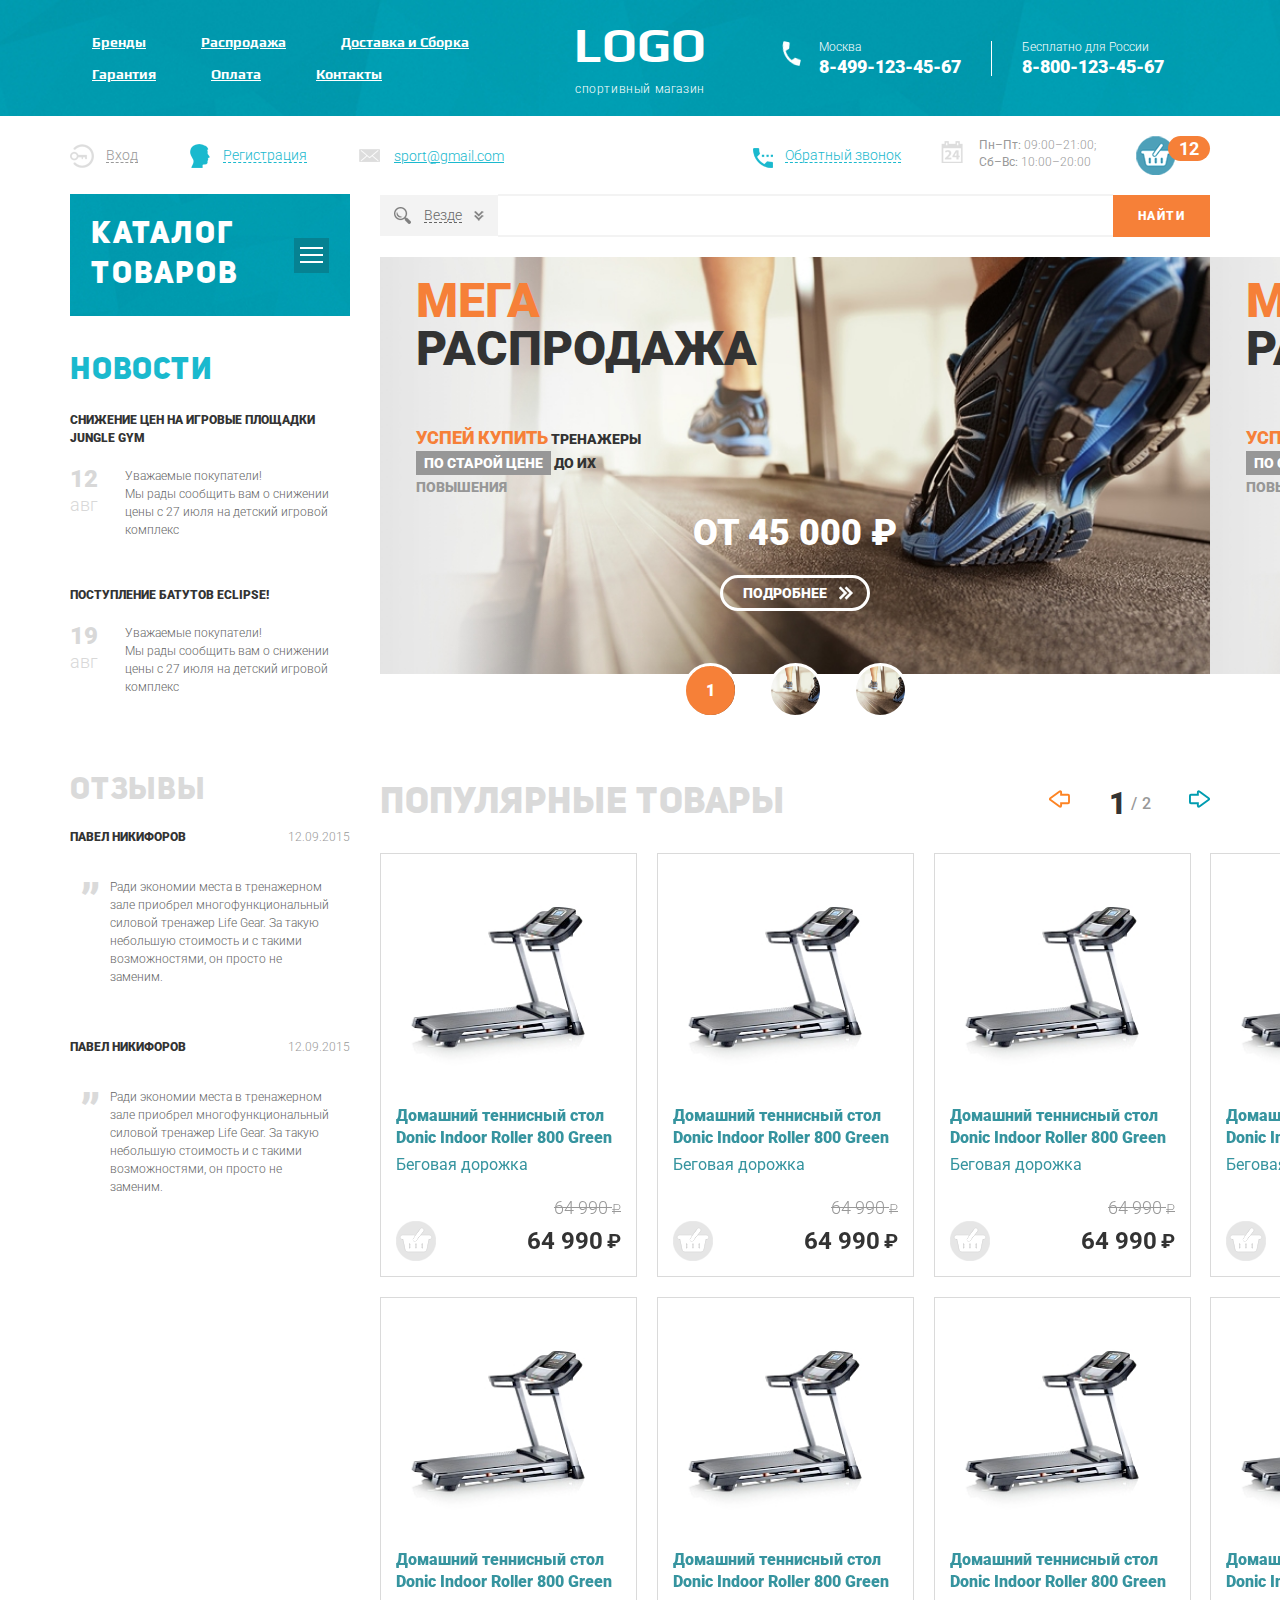
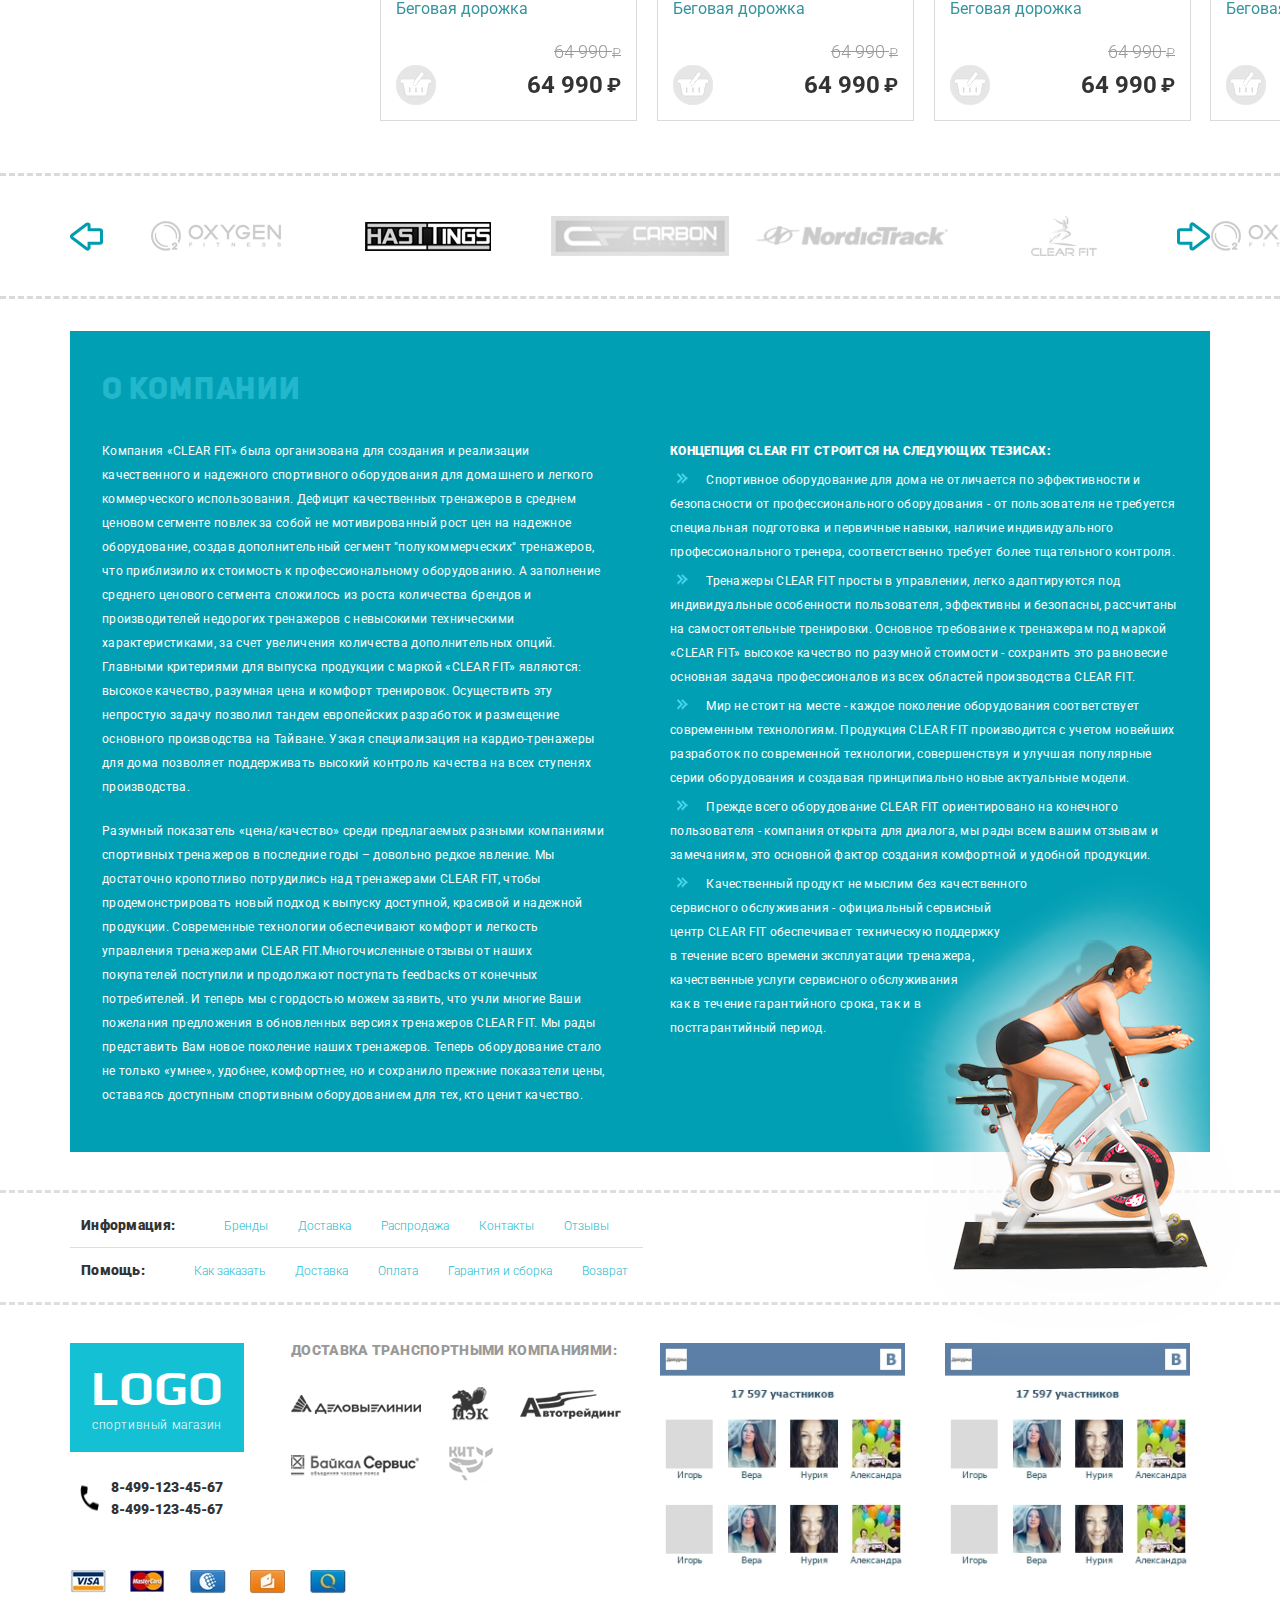
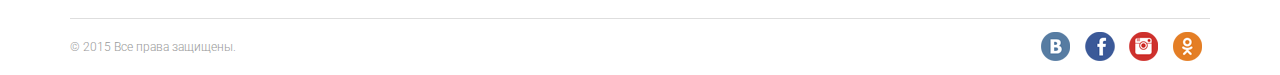
<file: html/index.html>
<!DOCTYPE html>
<html lang="ru">
  <head>
    <title>Главная</title>
    <meta http-equiv="Content-type" content="text/html;charset=UTF-8" />
    <meta name="format-detection" content="telephone=no" />
    <meta http-equiv="X-UA-Compatible" content="IE=edge" />
    <link
      rel="stylesheet"
      href="https://unpkg.com/swiper/swiper-bundle.min.css"
    />
    <link rel="stylesheet" href="../css/style.css" />
    <link rel="shortcut icon" href="favicon.ico" />
    <!-- <meta name="robots" content="noindex, nofollow" /> -->
    <!-- <meta name="viewport" content="width=device-width, initial-scale=1.0" /> -->
    <meta
      name="viewport"
      content="width=device-width, initial-scale=1.0, maximum-scale=1.0, user-scalable=0"
    />
  </head>
  <body>
    <div class="wrapper">
	<header class="header">
  <div class="header__top top-header">
    <div class="top-header__container container">
      <div class="top-header__column">
        <div class="top-header__menu menu">
          <div class="menu__icon icon-menu">
            <span></span>
            <span></span>
            <span></span>
          </div>
          <nav class="menu__body">
            <ul class="menu__list">
              <li><a href="#" class="menu__link">Бренды</a></li>
              <li><a href="#" class="menu__link">Распродажа</a></li>
              <li><a href="#" class="menu__link">Доставка и Сборка</a></li>
              <li><a href="#" class="menu__link">Гарантия</a></li>
              <li><a href="#" class="menu__link">Оплата</a></li>
              <li><a href="#" class="menu__link">Контакты</a></li>
            </ul>
          </nav>
        </div>
      </div>
      <div class="top-header__column top-header__column_logo">
        <a href="#" class="top-header__logo">
          <span>Logo</span>
          <span>Спортивный магазин</span>
        </a>
      </div>
      <div class="top-header__column">
        <div class="top-header__contacts contacts-header">
          <div class="contacts-header__column">
            <div
              class="contacts-header__item contacts-header__item_phone item-contacts"
            >
              <div class="item-contacts__label">Москва</div>
              <a href="tel:88001234567" class="item-contacts__phone"
                >8-499-123-45-67</a
              >
            </div>
          </div>
          <div class="contacts-header__column">
            <div class="contacts-header__item item-contacts">
              <div class="item-contacts__label">Бесплатно для России</div>
              <a href="tel:88001234567" class="item-contacts__phone"
                >8-800-123-45-67</a
              >
            </div>
          </div>
        </div>
      </div>
    </div>
  </div>
  <div class="header__bottom bottom-header">
    <div class="bottom-header__container container">
      <div class="bottom-header__content">
        <div class="bottom-header__column">
          <ul
            data-move=".menu__body,670,1"
            class="bottom-header__actions actions-header"
          >
            <li>
              <a href="#" class="actions-header__enter"><span>Вход</span></a>
            </li>
            <li>
              <a href="#" class="actions-header__reg"
                ><span>Регистрация</span></a
              >
            </li>
            <li>
              <a href="mailto:sport@gmail.com" class="actions-header__mail"
                ><span>sport@gmail.com</span></a
              >
            </li>
          </ul>
        </div>
        <div class="bottom-header__column">
          <div
            data-move=".menu__body,670,2"
            class="bottom-header__info info-header"
          >
            <div class="info-header__column">
              <a href="#" class="info-header__callback"
                ><span>Обратный звонок</span></a
              >
            </div>
            <div class="info-header__column">
              <a href="#" class="info-header__schedule">
                <p><span>Пн–Пт:</span> 09:00–21:00;</p>
                <p><span>Cб–Вс:</span> 10:00–20:00</p>
              </a>
            </div>
            <div class="info-header__column">
              <a href="#" class="info-header__cart ibg">
                <img src="../images/FirstPage/header/cart.png" alt="" />
                <span>12</span>
              </a>
            </div>
          </div>
        </div>
      </div>
    </div>
  </div>
</header>
<section class="intro">
  <div class="intro__container container">
    <aside class="intro__side">
      <nav class="intro__menu menu-intro">
        <div class="menu-intro__main">
          <div class="menu-intro__header">
            <div class="menu-intro__title">Каталог товаров</div>
            <div class="menu-intro__icon icon-menu icon-menu_intro">
              <span></span>
              <span></span>
              <span></span>
            </div>
          </div>
          <div class="menu-intro__body">
            <ul class="menu-intro__list">
              <li class="menu-intro__link-parrent">
                <a href="#" class="menu-intro__link">Беговые дорожки</a>
                <div class="menu-intro__submenu submenu-intro">
                  <div class="submenu-intro__item">
                    <ul class="submenu-intro__navigation">
                      <li>
                        <a href="#" class="submenu-intro__link"> Всепогодный</a>
                      </li>
                      <li>
                        <a href="#" class="submenu-intro__link"
                          >Для помещений</a
                        >
                      </li>
                      <li>
                        <a href="#" class="submenu-intro__link"
                          >Профессиональный</a
                        >
                      </li>
                      <li>
                        <a href="#" class="submenu-intro__link">Любительский</a>
                      </li>
                    </ul>

                    <div class="submenu-intro__product">
                      <div class="item-product item-product_submenu">
                        <div class="item-product__lables">
                          <div
                            class="item-product__label item-product__label_day"
                          >
                            Новинка_0
                          </div>
                        </div>
                        <a href="#" class="item-product__image ibg">
                          <img
                            src="../images/FirstPage/intro/good_01.jpg"
                            alt=""
                          />
                        </a>
                        <a href="#" class="item-product__name"
                          >Домашний теннисный стол Donic Indoor Roller 800
                          Green</a
                        >
                        <div class="item-product__footer">
                          <div class="item-product__old-price">
                            64 990 <span>&#8381;</span>
                          </div>
                          <div class="item-product__bottom">
                            <div class="item-product__add ibg">
                              <img
                                src="../images/FirstPage/intro/gray_cart.png"
                                alt=""
                              />
                            </div>
                            <div class="item-product__price">
                              64 990 <span>&#8381;</span>
                            </div>
                          </div>
                        </div>
                      </div>
                    </div>
                  </div>
                </div>
              </li>
              <li class="menu-intro__link-parrent">
                <a href="#" class="menu-intro__link">Эллиптические тренажеры</a>
                <div class="menu-intro__submenu submenu-intro">
                  <div class="submenu-intro__item">
                    <ul class="submenu-intro__navigation">
                      <li>
                        <a href="#" class="submenu-intro__link"> Всепогодный</a>
                      </li>
                      <li>
                        <a href="#" class="submenu-intro__link"
                          >Для помещений</a
                        >
                      </li>
                      <li>
                        <a href="#" class="submenu-intro__link"
                          >Профессиональный</a
                        >
                      </li>
                      <li>
                        <a href="#" class="submenu-intro__link">Любительский</a>
                      </li>
                    </ul>

                    <div class="submenu-intro__product">
                      <div class="item-product item-product_submenu">
                        <div class="item-product__lables">
                          <div
                            class="item-product__label item-product__label_day"
                          >
                            Новинка_1
                          </div>
                        </div>
                        <a href="#" class="item-product__image ibg">
                          <img
                            src="../images/FirstPage/intro/good_01.jpg"
                            alt=""
                          />
                        </a>
                        <a href="#" class="item-product__name"
                          >Домашний теннисный стол Donic Indoor Roller 800
                          Green</a
                        >
                        <div class="item-product__footer">
                          <div class="item-product__old-price">
                            64 990 <span>&#8381;</span>
                          </div>
                          <div class="item-product__bottom">
                            <div class="item-product__add ibg">
                              <img
                                src="../images/FirstPage/intro/gray_cart.png"
                                alt=""
                              />
                            </div>
                            <div class="item-product__price">
                              64 990 <span>&#8381;</span>
                            </div>
                          </div>
                        </div>
                      </div>
                    </div>
                  </div>
                </div>
              </li>
              <li>
                <a href="#" class="menu-intro__link">Велотренажеры</a>
              </li>
              <li>
                <a href="#" class="menu-intro__link">Гребные тренажеры</a>
              </li>
              <li>
                <a href="#" class="menu-intro__link">Вибромассажеры</a>
              </li>
              <li>
                <a href="#" class="menu-intro__link">Теннисные столы</a>
              </li>
              <li class="menu-intro__link-parrent">
                <a href="#" class="menu-intro__link">Баскетбол</a>
                <div class="menu-intro__submenu submenu-intro">
                  <div class="submenu-intro__item">
                    <ul class="submenu-intro__navigation">
                      <li>
                        <a href="#" class="submenu-intro__link"> Всепогодный</a>
                      </li>
                      <li>
                        <a href="#" class="submenu-intro__link"
                          >Для помещений</a
                        >
                      </li>
                      <li>
                        <a href="#" class="submenu-intro__link"
                          >Профессиональный</a
                        >
                      </li>
                      <li>
                        <a href="#" class="submenu-intro__link">Любительский</a>
                      </li>
                    </ul>

                    <div class="submenu-intro__product">
                      <div class="item-product item-product_submenu">
                        <div class="item-product__lables">
                          <div
                            class="item-product__label item-product__label_day"
                          >
                            Новинка_2
                          </div>
                        </div>
                        <a href="#" class="item-product__image ibg">
                          <img
                            src="../images/FirstPage/intro/good_01.jpg"
                            alt=""
                          />
                        </a>
                        <a href="#" class="item-product__name"
                          >Домашний теннисный стол Donic Indoor Roller 800
                          Green</a
                        >
                        <div class="item-product__footer">
                          <div class="item-product__old-price">
                            64 990 <span>&#8381;</span>
                          </div>
                          <div class="item-product__bottom">
                            <div class="item-product__add ibg">
                              <img
                                src="../images/FirstPage/intro/gray_cart.png"
                                alt=""
                              />
                            </div>
                            <div class="item-product__price">
                              64 990 <span>&#8381;</span>
                            </div>
                          </div>
                        </div>
                      </div>
                    </div>
                  </div>
                </div>
              </li>
              <li class="menu-intro__link-parrent">
                <a href="#" class="menu-intro__link">Массажные кресла</a>
                <div class="menu-intro__submenu submenu-intro">
                  <div class="submenu-intro__item">
                    <ul class="submenu-intro__navigation">
                      <li>
                        <a href="#" class="submenu-intro__link"> Всепогодный</a>
                      </li>
                      <li>
                        <a href="#" class="submenu-intro__link"
                          >Для помещений</a
                        >
                      </li>
                      <li>
                        <a href="#" class="submenu-intro__link"
                          >Профессиональный</a
                        >
                      </li>
                      <li>
                        <a href="#" class="submenu-intro__link">Любительский</a>
                      </li>
                    </ul>

                    <div class="submenu-intro__product">
                      <div class="item-product item-product_submenu">
                        <div class="item-product__lables">
                          <div
                            class="item-product__label item-product__label_day"
                          >
                            Новинка_3
                          </div>
                        </div>
                        <a href="#" class="item-product__image ibg">
                          <img
                            src="../images/FirstPage/intro/good_01.jpg"
                            alt=""
                          />
                        </a>
                        <a href="#" class="item-product__name"
                          >Домашний теннисный стол Donic Indoor Roller 800
                          Green</a
                        >
                        <div class="item-product__footer">
                          <div class="item-product__old-price">
                            64 990 <span>&#8381;</span>
                          </div>
                          <div class="item-product__bottom">
                            <a href="#" class="item-product__add ibg">
                              <img
                                src="../images/FirstPage/intro/gray_cart.png"
                                alt=""
                              />
                            </a>
                            <div class="item-product__price">
                              64 990 <span>&#8381;</span>
                            </div>
                          </div>
                        </div>
                      </div>
                    </div>
                  </div>
                </div>
              </li>
              <li>
                <a href="#" class="menu-intro__link">Массажные столы </a>
              </li>
              <li>
                <a href="#" class="menu-intro__link">Силовые тренажеры</a>
              </li>
              <li class="menu-intro__link-parrent">
                <a href="#" class="menu-intro__link">Батуты</a>
                <div class="menu-intro__submenu submenu-intro">
                  <div class="submenu-intro__item">
                    <ul class="submenu-intro__navigation">
                      <li>
                        <a href="#" class="submenu-intro__link"> Всепогодный</a>
                      </li>
                      <li>
                        <a href="#" class="submenu-intro__link"
                          >Для помещений</a
                        >
                      </li>
                      <li>
                        <a href="#" class="submenu-intro__link"
                          >Профессиональный</a
                        >
                      </li>
                      <li>
                        <a href="#" class="submenu-intro__link">Любительский</a>
                      </li>
                    </ul>

                    <div class="submenu-intro__product">
                      <div class="item-product item-product_submenu">
                        <div class="item-product__lables">
                          <div
                            class="item-product__label item-product__label_day"
                          >
                            Новинка_4
                          </div>
                        </div>
                        <a href="#" class="item-product__image ibg">
                          <img
                            src="../images/FirstPage/intro/good_01.jpg"
                            alt=""
                          />
                        </a>
                        <a href="#" class="item-product__name"
                          >Домашний теннисный стол Donic Indoor Roller 800
                          Green</a
                        >
                        <div class="item-product__footer">
                          <div class="item-product__old-price">
                            64 990 <span>&#8381;</span>
                          </div>
                          <div class="item-product__bottom">
                            <a href="#" class="item-product__add ibg">
                              <img
                                src="../images/FirstPage/intro/gray_cart.png"
                                alt=""
                              />
                            </a>
                            <div class="item-product__price">
                              64 990 <span>&#8381;</span>
                            </div>
                          </div>
                        </div>
                      </div>
                    </div>
                  </div>
                </div>
              </li>
              <li>
                <a href="#" class="menu-intro__link">Детские городки</a>
              </li>
              <li>
                <a href="#" class="menu-intro__link">Дачная мебель</a>
              </li>
              <li>
                <a href="#" class="menu-intro__link"
                  >Уличные спортивные комплексы</a
                >
              </li>
              <li>
                <a href="#" class="menu-intro__link">Аксессуары</a>
              </li>
            </ul>
          </div>
        </div>
      </nav>
      <div class="intro__side-content">
        <div data-move=".intro__content,992,2" class="side-news">
          <a href="#" class="side-news__title side-title">Новости</a>
          <div class="side-news__content">
            <div class="side-news__item item-news-side">
              <a href="#" class="item-news-side__title side-title-item">
                Снижение цен на игровые площадки Jungle Gym
              </a>
              <div class="item-news-side__body">
                <div class="item-news-side__data"><span>12</span>авг</div>
                <div class="item-news-side__text side-text">
                  Уважаемые покупатели! <br />
                  Мы рады сообщить вам о снижении цены с 27 июля на детский
                  игровой комплекс
                </div>
              </div>
            </div>
            <div class="side-news__item item-news-side">
              <a href="#" class="item-news-side__title side-title-item">
                Поступление батутов Eclipse!
              </a>
              <div class="item-news-side__body">
                <div class="item-news-side__data"><span>19</span>авг</div>
                <div class="item-news-side__text side-text">
                  Уважаемые покупатели! <br />
                  Мы рады сообщить вам о снижении цены с 27 июля на детский
                  игровой комплекс
                </div>
              </div>
            </div>
          </div>
        </div>
        <div data-move=".intro__content,992,3" class="side-reviews">
          <a href="#" class="side-reviews__title side-title">Отзывы</a>
          <div class="side-reviews__content">
            <a href="#" class="side-reviews__item item-reviews-side">
              <div class="item-reviews-side__header">
                <div class="item-reviews-side__user">Павел Никифоров</div>
                <div class="item-reviews-side__data">12.09.2015</div>
              </div>
              <div class="item-reviews-side__content">
                <div class="item-reviews-side__text side-text">
                  Ради экономии места в тренажерном зале приобрел
                  многофункциональный силовой тренажер Life Gear. За такую
                  небольшую стоимость и с такими возможностями, он просто не
                  заменим.
                </div>
              </div>
            </a>
            <a href="#" class="side-reviews__item item-reviews-side">
              <div class="item-reviews-side__header">
                <div class="item-reviews-side__user">Павел Никифоров</div>
                <div class="item-reviews-side__data">12.09.2015</div>
              </div>
              <div class="item-reviews-side__content">
                <div class="item-reviews-side__text side-text">
                  Ради экономии места в тренажерном зале приобрел
                  многофункциональный силовой тренажер Life Gear. За такую
                  небольшую стоимость и с такими возможностями, он просто не
                  заменим.
                </div>
              </div>
            </a>
          </div>
        </div>
      </div>
    </aside>
    <div class="intro__content content-intro">
      <div class="content-intro__main-slider">
        <div class="content-intro__top">
          <form action="#" class="intro__search search-intro">
            <div class="search-intro__select">
              <div class="search-intro__title">Везде</div>
              <div class="search-intro__categories categories-intro">
                <div class="categories-intro__row">
                  <div class="categories-intro__column">
                    <ul class="categories-intro__list">
                      <li>
                        <label class="categories-intro__checkbox checkbox">
                          <input type="checkbox" class="checkbox__input" />
                          <span class="checkbox__text">Беговые дорожки </span>
                        </label>
                      </li>
                      <li>
                        <label class="categories-intro__checkbox checkbox">
                          <input type="checkbox" class="checkbox__input" />
                          <span class="checkbox__text"
                            >Эллиптические тренажеры</span
                          >
                        </label>
                      </li>
                      <li>
                        <label class="categories-intro__checkbox checkbox">
                          <input type="checkbox" class="checkbox__input" />
                          <span class="checkbox__text">Велотренажеры</span>
                        </label>
                      </li>
                      <li>
                        <label class="categories-intro__checkbox checkbox">
                          <input type="checkbox" class="checkbox__input" />
                          <span class="checkbox__text">Гребные тренажеры</span>
                        </label>
                      </li>
                      <li>
                        <label class="categories-intro__checkbox checkbox">
                          <input type="checkbox" class="checkbox__input" />
                          <span class="checkbox__text">Вибромассажеры</span>
												</label>
                      </li>
                    </ul>
                  </div>
                  <div class="categories-intro__column">
                    <ul class="categories-intro__list">
                      <li>
                        <label class="categories-intro__checkbox checkbox">
                          <input type="checkbox" class="checkbox__input" />
                          <span class="checkbox__text">Беговые дорожки </span>
                        </label>
                      </li>
                      <li>
                        <label class="categories-intro__checkbox checkbox">
                          <input type="checkbox" class="checkbox__input" />
                          <span class="checkbox__text"
                            >Эллиптические тренажеры</span
                          >
                        </label>
                      </li>
                      <li>
                        <label class="categories-intro__checkbox checkbox">
                          <input type="checkbox" class="checkbox__input" />
                          <span class="checkbox__text">Велотренажеры</span>
                        </label>
                      </li>
                      <li>
                        <label class="categories-intro__checkbox checkbox">
                          <input type="checkbox" class="checkbox__input" />
                          <span class="checkbox__text">Гребные тренажеры</span>
                        </label>
                      </li>
                      <li>
                        <label class="categories-intro__checkbox checkbox">
                          <input type="checkbox" class="checkbox__input" />
                          <span class="checkbox__text">Вибромассажеры</span>
                        </label>
                      </li>
                    </ul>
                  </div>
                  <div class="categories-intro__column">
                    <ul class="categories-intro__list">
                      <li>
                        <label class="categories-intro__checkbox checkbox">
                          <input type="checkbox" class="checkbox__input" />
                          <span class="checkbox__text">Беговые дорожки </span>
                        </label>
                      </li>
                      <li>
                        <label class="categories-intro__checkbox checkbox">
                          <input type="checkbox" class="checkbox__input" />
                          <span class="checkbox__text"
                            >Эллиптические тренажеры</span
                          >
                        </label>
                      </li>
                      <li>
                        <label class="categories-intro__checkbox checkbox">
                          <input type="checkbox" class="checkbox__input" />
                          <span class="checkbox__text">Велотренажеры</span>
                        </label>
                      </li>
                      <li>
                        <label class="categories-intro__checkbox checkbox">
                          <input type="checkbox" class="checkbox__input" />
                          <span class="checkbox__text">Гребные тренажеры</span>
                        </label>
                      </li>
                      <li>
                        <label class="categories-intro__checkbox checkbox">
                          <input type="checkbox" class="checkbox__input" />
                          <span class="checkbox__text">Вибромассажеры</span>
                        </label>
                      </li>
                    </ul>
                  </div>
                </div>
              </div>
            </div>
            <div class="search-intro__input">
              <input type="text" name="search" />
            </div>
            <div class="search-intro__btn">
              <button type="submit" class="btn">Найти</button>
            </div>
          </form>
        </div>
        <div class="content-intro__main main-intro-content">
          <!-- Slider main container -->
          <div class="swiper-container main-intro-content__slider">
            <!-- Additional required wrapper -->
            <div class="swiper-wrapper main-intro-content__slider-wrapper">
              <!-- Slides -->
              <div class="swiper-slide main-intro-content__slide">
                <div class="main-intro-content__item item-content-intro">
                  <div class="item-content-intro__image ibg">
                    <img src="../images/FirstPage/intro/slide-1.jpg" alt="" />
                  </div>
                  <div class="item-content-intro__main">
                    <h2 class="item-content-intro__title">
                      <span>Мега</span>распродажа
                    </h2>
                    <div class="item-content-intro__text">
                      <span>Успей купить</span>
                      <span>тренажеры </span>
                      <span>по старой цене </span>
                      <span>до их </span>
                      <span>повышения</span>
                    </div>
                    <div class="item-content-intro__price">
                      от 45 000 &#8381;
                    </div>
                    <div class="item-content-intro__more">
                      <a href="#">Подробнее</a>
                    </div>
                  </div>
                </div>
              </div>
              <div class="swiper-slide main-intro-content__slide">
                <div class="main-intro-content__item item-content-intro">
                  <div class="item-content-intro__image ibg">
                    <img src="../images/FirstPage/intro/slide-1.jpg" alt="" />
                  </div>
                  <div class="item-content-intro__main">
                    <h2 class="item-content-intro__title">
                      <span>Мега</span>распродажа
                    </h2>
                    <div class="item-content-intro__text">
                      <span>Успей купить</span>
                      <span>тренажеры </span>
                      <span>по старой цене </span>
                      <span>до их </span>
                      <span>повышения</span>
                    </div>
                    <div class="item-content-intro__price">
                      от 45 000 &#8381;
                    </div>
                    <div class="item-content-intro__more">
                      <a href="#">Подробнее</a>
                    </div>
                  </div>
                </div>
              </div>
              <div class="swiper-slide main-intro-content__slide">
                <div class="main-intro-content__item item-content-intro">
                  <div class="item-content-intro__image ibg">
                    <img src="../images/FirstPage/intro/slide-1.jpg" alt="" />
                  </div>
                  <div class="item-content-intro__main">
                    <h2 class="item-content-intro__title">
                      <span>Мега</span>распродажа
                    </h2>
                    <div class="item-content-intro__text">
                      <span>Успей купить</span>
                      <span>тренажеры </span>
                      <span>по старой цене </span>
                      <span>до их </span>
                      <span>повышения</span>
                    </div>
                    <div class="item-content-intro__price">
                      от 45 000 &#8381;
                    </div>
                    <div class="item-content-intro__more">
                      <a href="#">Подробнее</a>
                    </div>
                  </div>
                </div>
              </div>
            </div>
            <!-- If we need pagination -->
          </div>

          <div class="swiper-pagination main-intro-content__pagination"></div>
        </div>
      </div>
      <div class="content-intro__products products-intro">
        <div class="products-intro__header">
          <a href="#" class="products-intro__title">Популярные товары</a>
          <div class="products-intro__control control-intro-products">
            <a
              href="#"
              class="control-intro-products__arrow control-intro-products__arrow_prev"
            >
              <img
                src="../images/FirstPage/intro/slide-arrow-prev.svg"
                alt=""
              />
            </a>
            <div class="control-intro-products__info"></div>
            <a
              href="#"
              class="control-intro-products__arrow control-intro-products__arrow_next"
            >
              <img
                src="../images/FirstPage/intro/slide-arrow-next.svg"
                alt=""
              />
            </a>
          </div>
        </div>
        <div class="products-intro__main">
          <div class="products-intro__slider">
            <div class="products-intro__slider-container swiper-container">
              <!-- Additional required wrapper -->
              <div class="products-intro__slider-wrapper swiper-wrapper">
                <!-- Slides -->
                <div class="products-intro__slider-slide swiper-slide">
                  <div class="products-intro__content">
                    <div class="products-intro__column">
                      <div class="item-product item-product_goods">
                        <div class="item-product__body">
                          <a
                            href="#"
                            class="item-product__image item-product__image_goods ibg"
                          >
                            <img src="../images/FirstPage/goods/1.jpg" alt="" />
                          </a>
                          <a
                            href="#"
                            class="item-product__name item-product__name_goods"
                            >Домашний теннисный стол Donic Indoor Roller 800
                            Green<span>Беговая дорожка</span></a
                          >
                        </div>

                        <div class="item-product__footer">
                          <div class="item-product__old-price">
                            64 990 <span>&#8381;</span>
                          </div>
                          <div class="item-product__bottom">
                            <a href="#" class="item-product__add ibg">
                              <img
                                src="../images/FirstPage/intro/gray_cart.png"
                                alt=""
                              />
                            </a>
                            <div class="item-product__price">
                              64 990 <span>&#8381;</span>
                            </div>
                          </div>
                        </div>

                        <div class="item-product__info info-products-item">
                          <div class="info-products-item__header">
                            <a href="#" class="info-products-item__name">
                              BH Fitness F1 G6414V
                            </a>
                            <div class="info-products-item__category">
                              Беговая дорожка
                            </div>
                          </div>

                          <div class="info-products-item__description">
                            <div class="info-products-item__description-item">
                              Тип беговой дорожки:
                              <span>Электрическая</span>
                            </div>
                            <div class="info-products-item__description-item">
                              Скорость движения (км/ч):
                              <span>22</span>
                            </div>
                            <div class="info-products-item__description-item">
                              Складывание:
                              <span>Есть</span>
                            </div>
                          </div>
                          <div class="info-products-item__cart">
                            <a href="#">
                              <img
                                src="../images/FirstPage/goods/orange-cart.png"
                                alt=""
                              />
                            </a>
                          </div>
                          <div class="info-products-item__footer">
                            <div class="info-products-item__footer-top">
                              <div class="info-products-item__old-price">
                                64 990 <span>&#8381;</span>
                              </div>
                            </div>
                            <div class="info-products-item__footer-bottom">
                              <div class="info-products-item__labels">
                                <div class="info-products-item__label">
                                  В наличии
                                </div>
                              </div>
                              <div class="info-products-item__new-price">
                                64 990 <span>&#8381;</span>
                              </div>
                            </div>
                          </div>
                        </div>
                      </div>
                    </div>
                    <div class="products-intro__column">
                      <div class="item-product item-product_goods">
                        <div class="item-product__body">
                          <a
                            href="#"
                            class="item-product__image item-product__image_goods ibg"
                          >
                            <img src="../images/FirstPage/goods/1.jpg" alt="" />
                          </a>
                          <a
                            href="#"
                            class="item-product__name item-product__name_goods"
                            >Домашний теннисный стол Donic Indoor Roller 800
                            Green<span>Беговая дорожка</span></a
                          >
                        </div>

                        <div class="item-product__footer">
                          <div class="item-product__old-price">
                            64 990 <span>&#8381;</span>
                          </div>
                          <div class="item-product__bottom">
                            <a href="#" class="item-product__add ibg">
                              <img
                                src="../images/FirstPage/intro/gray_cart.png"
                                alt=""
                              />
                            </a>
                            <div class="item-product__price">
                              64 990 <span>&#8381;</span>
                            </div>
                          </div>
                        </div>

                        <div class="item-product__info info-products-item">
                          <div class="info-products-item__header">
                            <a href="#" class="info-products-item__name">
                              BH Fitness F1 G6414V
                            </a>
                            <div class="info-products-item__category">
                              Беговая дорожка
                            </div>
                          </div>

                          <div class="info-products-item__description">
                            <div class="info-products-item__description-item">
                              Тип беговой дорожки:
                              <span>Электрическая</span>
                            </div>
                            <div class="info-products-item__description-item">
                              Скорость движения (км/ч):
                              <span>22</span>
                            </div>
                            <div class="info-products-item__description-item">
                              Складывание:
                              <span>Есть</span>
                            </div>
                          </div>
                          <div class="info-products-item__cart">
                            <a href="#">
                              <img
                                src="../images/FirstPage/goods/orange-cart.png"
                                alt=""
                              />
                            </a>
                          </div>
                          <div class="info-products-item__footer">
                            <div class="info-products-item__footer-top">
                              <div class="info-products-item__old-price">
                                64 990 <span>&#8381;</span>
                              </div>
                            </div>
                            <div class="info-products-item__footer-bottom">
                              <div class="info-products-item__labels">
                                <div class="info-products-item__label">
                                  В наличии
                                </div>
                              </div>
                              <div class="info-products-item__new-price">
                                64 990 <span>&#8381;</span>
                              </div>
                            </div>
                          </div>
                        </div>
                      </div>
                    </div>
                    <div class="products-intro__column">
                      <div class="item-product item-product_goods">
                        <div class="item-product__body">
                          <a
                            href="#"
                            class="item-product__image item-product__image_goods ibg"
                          >
                            <img src="../images/FirstPage/goods/1.jpg" alt="" />
                          </a>
                          <a
                            href="#"
                            class="item-product__name item-product__name_goods"
                            >Домашний теннисный стол Donic Indoor Roller 800
                            Green<span>Беговая дорожка</span></a
                          >
                        </div>

                        <div class="item-product__footer">
                          <div class="item-product__old-price">
                            64 990 <span>&#8381;</span>
                          </div>
                          <div class="item-product__bottom">
                            <a href="#" class="item-product__add ibg">
                              <img
                                src="../images/FirstPage/intro/gray_cart.png"
                                alt=""
                              />
                            </a>
                            <div class="item-product__price">
                              64 990 <span>&#8381;</span>
                            </div>
                          </div>
                        </div>

                        <div class="item-product__info info-products-item">
                          <div class="info-products-item__header">
                            <a href="#" class="info-products-item__name">
                              BH Fitness F1 G6414V
                            </a>
                            <div class="info-products-item__category">
                              Беговая дорожка
                            </div>
                          </div>

                          <div class="info-products-item__description">
                            <div class="info-products-item__description-item">
                              Тип беговой дорожки:
                              <span>Электрическая</span>
                            </div>
                            <div class="info-products-item__description-item">
                              Скорость движения (км/ч):
                              <span>22</span>
                            </div>
                            <div class="info-products-item__description-item">
                              Складывание:
                              <span>Есть</span>
                            </div>
                          </div>
                          <div class="info-products-item__cart">
                            <a href="#">
                              <img
                                src="../images/FirstPage/goods/orange-cart.png"
                                alt=""
                              />
                            </a>
                          </div>
                          <div class="info-products-item__footer">
                            <div class="info-products-item__footer-top">
                              <div class="info-products-item__old-price">
                                64 990 <span>&#8381;</span>
                              </div>
                            </div>
                            <div class="info-products-item__footer-bottom">
                              <div class="info-products-item__labels">
                                <div class="info-products-item__label">
                                  В наличии
                                </div>
                              </div>
                              <div class="info-products-item__new-price">
                                64 990 <span>&#8381;</span>
                              </div>
                            </div>
                          </div>
                        </div>
                      </div>
                    </div>
                    <div class="products-intro__column">
                      <div class="item-product item-product_goods">
                        <div class="item-product__body">
                          <a
                            href="#"
                            class="item-product__image item-product__image_goods ibg"
                          >
                            <img src="../images/FirstPage/goods/1.jpg" alt="" />
                          </a>
                          <a
                            href="#"
                            class="item-product__name item-product__name_goods"
                            >Домашний теннисный стол Donic Indoor Roller 800
                            Green<span>Беговая дорожка</span></a
                          >
                        </div>

                        <div class="item-product__footer">
                          <div class="item-product__old-price">
                            64 990 <span>&#8381;</span>
                          </div>
                          <div class="item-product__bottom">
                            <a href="#" class="item-product__add ibg">
                              <img
                                src="../images/FirstPage/intro/gray_cart.png"
                                alt=""
                              />
                            </a>
                            <div class="item-product__price">
                              64 990 <span>&#8381;</span>
                            </div>
                          </div>
                        </div>

                        <div class="item-product__info info-products-item">
                          <div class="info-products-item__header">
                            <a href="#" class="info-products-item__name">
                              BH Fitness F1 G6414V
                            </a>
                            <div class="info-products-item__category">
                              Беговая дорожка
                            </div>
                          </div>

                          <div class="info-products-item__description">
                            <div class="info-products-item__description-item">
                              Тип беговой дорожки:
                              <span>Электрическая</span>
                            </div>
                            <div class="info-products-item__description-item">
                              Скорость движения (км/ч):
                              <span>22</span>
                            </div>
                            <div class="info-products-item__description-item">
                              Складывание:
                              <span>Есть</span>
                            </div>
                          </div>
                          <div class="info-products-item__cart">
                            <a href="#">
                              <img
                                src="../images/FirstPage/goods/orange-cart.png"
                                alt=""
                              />
                            </a>
                          </div>
                          <div class="info-products-item__footer">
                            <div class="info-products-item__footer-top">
                              <div class="info-products-item__old-price">
                                64 990 <span>&#8381;</span>
                              </div>
                            </div>
                            <div class="info-products-item__footer-bottom">
                              <div class="info-products-item__labels">
                                <div class="info-products-item__label">
                                  В наличии
                                </div>
                              </div>
                              <div class="info-products-item__new-price">
                                64 990 <span>&#8381;</span>
                              </div>
                            </div>
                          </div>
                        </div>
                      </div>
                    </div>
                    <div class="products-intro__column">
                      <div class="item-product item-product_goods">
                        <div class="item-product__body">
                          <a
                            href="#"
                            class="item-product__image item-product__image_goods ibg"
                          >
                            <img src="../images/FirstPage/goods/1.jpg" alt="" />
                          </a>
                          <a
                            href="#"
                            class="item-product__name item-product__name_goods"
                            >Домашний теннисный стол Donic Indoor Roller 800
                            Green<span>Беговая дорожка</span></a
                          >
                        </div>

                        <div class="item-product__footer">
                          <div class="item-product__old-price">
                            64 990 <span>&#8381;</span>
                          </div>
                          <div class="item-product__bottom">
                            <a href="#" class="item-product__add ibg">
                              <img
                                src="../images/FirstPage/intro/gray_cart.png"
                                alt=""
                              />
                            </a>
                            <div class="item-product__price">
                              64 990 <span>&#8381;</span>
                            </div>
                          </div>
                        </div>

                        <div class="item-product__info info-products-item">
                          <div class="info-products-item__header">
                            <a href="#" class="info-products-item__name">
                              BH Fitness F1 G6414V
                            </a>
                            <div class="info-products-item__category">
                              Беговая дорожка
                            </div>
                          </div>

                          <div class="info-products-item__description">
                            <div class="info-products-item__description-item">
                              Тип беговой дорожки:
                              <span>Электрическая</span>
                            </div>
                            <div class="info-products-item__description-item">
                              Скорость движения (км/ч):
                              <span>22</span>
                            </div>
                            <div class="info-products-item__description-item">
                              Складывание:
                              <span>Есть</span>
                            </div>
                          </div>
                          <div class="info-products-item__cart">
                            <a href="#">
                              <img
                                src="../images/FirstPage/goods/orange-cart.png"
                                alt=""
                              />
                            </a>
                          </div>
                          <div class="info-products-item__footer">
                            <div class="info-products-item__footer-top">
                              <div class="info-products-item__old-price">
                                64 990 <span>&#8381;</span>
                              </div>
                            </div>
                            <div class="info-products-item__footer-bottom">
                              <div class="info-products-item__labels">
                                <div class="info-products-item__label">
                                  В наличии
                                </div>
                              </div>
                              <div class="info-products-item__new-price">
                                64 990 <span>&#8381;</span>
                              </div>
                            </div>
                          </div>
                        </div>
                      </div>
                    </div>
                    <div class="products-intro__column">
                      <div class="item-product item-product_goods">
                        <div class="item-product__body">
                          <a
                            href="#"
                            class="item-product__image item-product__image_goods ibg"
                          >
                            <img src="../images/FirstPage/goods/1.jpg" alt="" />
                          </a>
                          <a
                            href="#"
                            class="item-product__name item-product__name_goods"
                            >Домашний теннисный стол Donic Indoor Roller 800
                            Green<span>Беговая дорожка</span></a
                          >
                        </div>

                        <div class="item-product__footer">
                          <div class="item-product__old-price">
                            64 990 <span>&#8381;</span>
                          </div>
                          <div class="item-product__bottom">
                            <a href="#" class="item-product__add ibg">
                              <img
                                src="../images/FirstPage/intro/gray_cart.png"
                                alt=""
                              />
                            </a>
                            <div class="item-product__price">
                              64 990 <span>&#8381;</span>
                            </div>
                          </div>
                        </div>

                        <div class="item-product__info info-products-item">
                          <div class="info-products-item__header">
                            <a href="#" class="info-products-item__name">
                              BH Fitness F1 G6414V
                            </a>
                            <div class="info-products-item__category">
                              Беговая дорожка
                            </div>
                          </div>

                          <div class="info-products-item__description">
                            <div class="info-products-item__description-item">
                              Тип беговой дорожки:
                              <span>Электрическая</span>
                            </div>
                            <div class="info-products-item__description-item">
                              Скорость движения (км/ч):
                              <span>22</span>
                            </div>
                            <div class="info-products-item__description-item">
                              Складывание:
                              <span>Есть</span>
                            </div>
                          </div>
                          <div class="info-products-item__cart">
                            <a href="#">
                              <img
                                src="../images/FirstPage/goods/orange-cart.png"
                                alt=""
                              />
                            </a>
                          </div>
                          <div class="info-products-item__footer">
                            <div class="info-products-item__footer-top">
                              <div class="info-products-item__old-price">
                                64 990 <span>&#8381;</span>
                              </div>
                            </div>
                            <div class="info-products-item__footer-bottom">
                              <div class="info-products-item__labels">
                                <div class="info-products-item__label">
                                  В наличии
                                </div>
                              </div>
                              <div class="info-products-item__new-price">
                                64 990 <span>&#8381;</span>
                              </div>
                            </div>
                          </div>
                        </div>
                      </div>
                    </div>
                  </div>
                </div>
                <div class="products-intro__slider-slide swiper-slide">
                  <div class="products-intro__content">
                    <div class="products-intro__column">
                      <div class="item-product item-product_goods">
                        <div class="item-product__body">
                          <a
                            href="#"
                            class="item-product__image item-product__image_goods ibg"
                          >
                            <img src="../images/FirstPage/goods/1.jpg" alt="" />
                          </a>
                          <a
                            href="#"
                            class="item-product__name item-product__name_goods"
                            >Домашний теннисный стол Donic Indoor Roller 800
                            Green<span>Беговая дорожка</span></a
                          >
                        </div>

                        <div class="item-product__footer">
                          <div class="item-product__old-price">
                            64 990 <span>&#8381;</span>
                          </div>
                          <div class="item-product__bottom">
                            <a href="#" class="item-product__add ibg">
                              <img
                                src="../images/FirstPage/intro/gray_cart.png"
                                alt=""
                              />
                            </a>
                            <div class="item-product__price">
                              64 990 <span>&#8381;</span>
                            </div>
                          </div>
                        </div>

                        <div class="item-product__info info-products-item">
                          <div class="info-products-item__header">
                            <a href="#" class="info-products-item__name">
                              BH Fitness F1 G6414V
                            </a>
                            <div class="info-products-item__category">
                              Беговая дорожка
                            </div>
                          </div>

                          <div class="info-products-item__description">
                            <div class="info-products-item__description-item">
                              Тип беговой дорожки:
                              <span>Электрическая</span>
                            </div>
                            <div class="info-products-item__description-item">
                              Скорость движения (км/ч):
                              <span>22</span>
                            </div>
                            <div class="info-products-item__description-item">
                              Складывание:
                              <span>Есть</span>
                            </div>
                          </div>
                          <div class="info-products-item__cart">
                            <a href="#">
                              <img
                                src="../images/FirstPage/goods/orange-cart.png"
                                alt=""
                              />
                            </a>
                          </div>
                          <div class="info-products-item__footer">
                            <div class="info-products-item__footer-top">
                              <div class="info-products-item__old-price">
                                64 990 <span>&#8381;</span>
                              </div>
                            </div>
                            <div class="info-products-item__footer-bottom">
                              <div class="info-products-item__labels">
                                <div class="info-products-item__label">
                                  В наличии
                                </div>
                              </div>
                              <div class="info-products-item__new-price">
                                64 990 <span>&#8381;</span>
                              </div>
                            </div>
                          </div>
                        </div>
                      </div>
                    </div>
                    <div class="products-intro__column">
                      <div class="item-product item-product_goods">
                        <div class="item-product__body">
                          <a
                            href="#"
                            class="item-product__image item-product__image_goods ibg"
                          >
                            <img src="../images/FirstPage/goods/1.jpg" alt="" />
                          </a>
                          <a
                            href="#"
                            class="item-product__name item-product__name_goods"
                            >Домашний теннисный стол Donic Indoor Roller 800
                            Green<span>Беговая дорожка</span></a
                          >
                        </div>

                        <div class="item-product__footer">
                          <div class="item-product__old-price">
                            64 990 <span>&#8381;</span>
                          </div>
                          <div class="item-product__bottom">
                            <a href="#" class="item-product__add ibg">
                              <img
                                src="../images/FirstPage/intro/gray_cart.png"
                                alt=""
                              />
                            </a>
                            <div class="item-product__price">
                              64 990 <span>&#8381;</span>
                            </div>
                          </div>
                        </div>

                        <div class="item-product__info info-products-item">
                          <div class="info-products-item__header">
                            <a href="#" class="info-products-item__name">
                              BH Fitness F1 G6414V
                            </a>
                            <div class="info-products-item__category">
                              Беговая дорожка
                            </div>
                          </div>

                          <div class="info-products-item__description">
                            <div class="info-products-item__description-item">
                              Тип беговой дорожки:
                              <span>Электрическая</span>
                            </div>
                            <div class="info-products-item__description-item">
                              Скорость движения (км/ч):
                              <span>22</span>
                            </div>
                            <div class="info-products-item__description-item">
                              Складывание:
                              <span>Есть</span>
                            </div>
                          </div>
                          <div class="info-products-item__cart">
                            <a href="#">
                              <img
                                src="../images/FirstPage/goods/orange-cart.png"
                                alt=""
                              />
                            </a>
                          </div>
                          <div class="info-products-item__footer">
                            <div class="info-products-item__footer-top">
                              <div class="info-products-item__old-price">
                                64 990 <span>&#8381;</span>
                              </div>
                            </div>
                            <div class="info-products-item__footer-bottom">
                              <div class="info-products-item__labels">
                                <div class="info-products-item__label">
                                  В наличии
                                </div>
                              </div>
                              <div class="info-products-item__new-price">
                                64 990 <span>&#8381;</span>
                              </div>
                            </div>
                          </div>
                        </div>
                      </div>
                    </div>
                    <div class="products-intro__column">
                      <div class="item-product item-product_goods">
                        <div class="item-product__body">
                          <a
                            href="#"
                            class="item-product__image item-product__image_goods ibg"
                          >
                            <img src="../images/FirstPage/goods/1.jpg" alt="" />
                          </a>
                          <a
                            href="#"
                            class="item-product__name item-product__name_goods"
                            >Домашний теннисный стол Donic Indoor Roller 800
                            Green<span>Беговая дорожка</span></a
                          >
                        </div>

                        <div class="item-product__footer">
                          <div class="item-product__old-price">
                            64 990 <span>&#8381;</span>
                          </div>
                          <div class="item-product__bottom">
                            <a href="#" class="item-product__add ibg">
                              <img
                                src="../images/FirstPage/intro/gray_cart.png"
                                alt=""
                              />
                            </a>
                            <div class="item-product__price">
                              64 990 <span>&#8381;</span>
                            </div>
                          </div>
                        </div>

                        <div class="item-product__info info-products-item">
                          <div class="info-products-item__header">
                            <a href="#" class="info-products-item__name">
                              BH Fitness F1 G6414V
                            </a>
                            <div class="info-products-item__category">
                              Беговая дорожка
                            </div>
                          </div>

                          <div class="info-products-item__description">
                            <div class="info-products-item__description-item">
                              Тип беговой дорожки:
                              <span>Электрическая</span>
                            </div>
                            <div class="info-products-item__description-item">
                              Скорость движения (км/ч):
                              <span>22</span>
                            </div>
                            <div class="info-products-item__description-item">
                              Складывание:
                              <span>Есть</span>
                            </div>
                          </div>
                          <div class="info-products-item__cart">
                            <a href="#">
                              <img
                                src="../images/FirstPage/goods/orange-cart.png"
                                alt=""
                              />
                            </a>
                          </div>
                          <div class="info-products-item__footer">
                            <div class="info-products-item__footer-top">
                              <div class="info-products-item__old-price">
                                64 990 <span>&#8381;</span>
                              </div>
                            </div>
                            <div class="info-products-item__footer-bottom">
                              <div class="info-products-item__labels">
                                <div class="info-products-item__label">
                                  В наличии
                                </div>
                              </div>
                              <div class="info-products-item__new-price">
                                64 990 <span>&#8381;</span>
                              </div>
                            </div>
                          </div>
                        </div>
                      </div>
                    </div>
                    <div class="products-intro__column">
                      <div class="item-product item-product_goods">
                        <div class="item-product__body">
                          <a
                            href="#"
                            class="item-product__image item-product__image_goods ibg"
                          >
                            <img src="../images/FirstPage/goods/1.jpg" alt="" />
                          </a>
                          <a
                            href="#"
                            class="item-product__name item-product__name_goods"
                            >Домашний теннисный стол Donic Indoor Roller 800
                            Green<span>Беговая дорожка</span></a
                          >
                        </div>

                        <div class="item-product__footer">
                          <div class="item-product__old-price">
                            64 990 <span>&#8381;</span>
                          </div>
                          <div class="item-product__bottom">
                            <a href="#" class="item-product__add ibg">
                              <img
                                src="../images/FirstPage/intro/gray_cart.png"
                                alt=""
                              />
                            </a>
                            <div class="item-product__price">
                              64 990 <span>&#8381;</span>
                            </div>
                          </div>
                        </div>

                        <div class="item-product__info info-products-item">
                          <div class="info-products-item__header">
                            <a href="#" class="info-products-item__name">
                              BH Fitness F1 G6414V
                            </a>
                            <div class="info-products-item__category">
                              Беговая дорожка
                            </div>
                          </div>

                          <div class="info-products-item__description">
                            <div class="info-products-item__description-item">
                              Тип беговой дорожки:
                              <span>Электрическая</span>
                            </div>
                            <div class="info-products-item__description-item">
                              Скорость движения (км/ч):
                              <span>22</span>
                            </div>
                            <div class="info-products-item__description-item">
                              Складывание:
                              <span>Есть</span>
                            </div>
                          </div>
                          <div class="info-products-item__cart">
                            <a href="#">
                              <img
                                src="../images/FirstPage/goods/orange-cart.png"
                                alt=""
                              />
                            </a>
                          </div>
                          <div class="info-products-item__footer">
                            <div class="info-products-item__footer-top">
                              <div class="info-products-item__old-price">
                                64 990 <span>&#8381;</span>
                              </div>
                            </div>
                            <div class="info-products-item__footer-bottom">
                              <div class="info-products-item__labels">
                                <div class="info-products-item__label">
                                  В наличии
                                </div>
                              </div>
                              <div class="info-products-item__new-price">
                                64 990 <span>&#8381;</span>
                              </div>
                            </div>
                          </div>
                        </div>
                      </div>
                    </div>
                  </div>
                </div>
              </div>
            </div>
          </div>
        </div>
      </div>
    </div>
  </div>
</section>
<div class="brands">
  <div class="brands__container container">
    <div class="brands__body">
      <div class="brands__arrow">
        <a href="#" class="arrow-brands arrow-brands_prev">
          <img src="../images/FirstPage/intro/slide-arrow-next.svg" alt="" />
        </a>
        <a href="#" class="arrow-brands arrow-brands_next">
          <img src="../images/FirstPage/intro/slide-arrow-next.svg" alt="" />
        </a>
      </div>
      <div class="brands__slider slider-brands">
        <!-- Slider main container -->
        <div class="slider-brands__container swiper-container">
          <!-- Additional required wrapper -->
          <div class="slider-brands__wrapper swiper-wrapper">
            <!-- Slides -->
            <div class="slider-brands__slide swiper-slide">
              <a href="#" class="slider-brands__item">
                <img src="../images/FirstPage/partners/partner-1.png" alt="" />
              </a>
            </div>
            <div class="slider-brands__slide swiper-slide">
              <a href="#" class="slider-brands__item">
                <img src="../images/FirstPage/partners/partner-2.png" alt="" />
              </a>
            </div>
            <div class="slider-brands__slide swiper-slide">
              <a href="#" class="slider-brands__item">
                <img src="../images/FirstPage/partners/partner-3.png" alt="" />
              </a>
            </div>
            <div class="slider-brands__slide swiper-slide">
              <a href="#" class="slider-brands__item">
                <img src="../images/FirstPage/partners/partner-4.png" alt="" />
              </a>
            </div>
            <div class="slider-brands__slide swiper-slide">
              <a href="#" class="slider-brands__item">
                <img src="../images/FirstPage/partners/partner-5.png" alt="" />
              </a>
            </div>
            <div class="slider-brands__slide swiper-slide">
              <a href="#" class="slider-brands__item">
                <img src="../images/FirstPage/partners/partner-1.png" alt="" />
              </a>
            </div>
            <div class="slider-brands__slide swiper-slide">
              <a href="#" class="slider-brands__item">
                <img src="../images/FirstPage/partners/partner-2.png" alt="" />
              </a>
            </div>
            <div class="slider-brands__slide swiper-slide">
              <a href="#" class="slider-brands__item">
                <img src="../images/FirstPage/partners/partner-3.png" alt="" />
              </a>
            </div>
            <div class="slider-brands__slide swiper-slide">
              <a href="#" class="slider-brands__item">
                <img src="../images/FirstPage/partners/partner-4.png" alt="" />
              </a>
            </div>
            <div class="slider-brands__slide swiper-slide">
              <a href="#" class="slider-brands__item">
                <img src="../images/FirstPage/partners/partner-5.png" alt="" />
              </a>
            </div>
          </div>
        </div>
      </div>
    </div>
  </div>
</div>
<section class="blog">
  <div class="blog__container container">
    <div class="blog__body">
      <h1 class="blog__title">О компании</h1>
      <div class="blog__content">
        <div class="blog__row">
          <div class="blog__column">
            <p>
              Компания «CLEAR FIT» была организована для создания и реализации
              качественного и надежного спортивного оборудования для домашнего и
              легкого коммерческого использования. Дефицит качественных
              тренажеров в среднем ценовом сегменте повлек за собой не
              мотивированный рост цен на надежное оборудование, создав
              дополнительный сегмент "полукоммерческих" тренажеров, что
              приблизило их стоимость к профессиональному оборудованию. А
              заполнение среднего ценового сегмента сложилось из роста
              количества брендов и производителей недорогих тренажеров с
              невысокими техническими характеристиками, за счет увеличения
              количества дополнительных опций. Главными критериями для выпуска
              продукции с маркой «CLEAR FIT» являются: высокое качество,
              разумная цена и комфорт тренировок. Осуществить эту непростую
              задачу позволил тандем европейских разработок и размещение
              основного производства на Тайване. Узкая специализация на
              кардио-тренажеры для дома позволяет поддерживать высокий контроль
              качества на всех ступенях производства.
            </p>
            <p>
              Разумный показатель «цена/качество» среди предлагаемых разными
              компаниями спортивных тренажеров в последние годы – довольно
              редкое явление. Мы достаточно кропотливо потрудились над
              тренажерами CLEAR FIT, чтобы продемонстрировать новый подход к
              выпуску доступной, красивой и надежной продукции. Современные
              технологии обеспечивают комфорт и легкость управления тренажерами
              CLEAR FIT.Многочисленные отзывы от наших покупателей поступили и
              продолжают поступать feedbacks от конечных потребителей. И теперь
              мы с гордостью можем заявить, что учли многие Ваши пожелания
              предложения в обновленных версиях тренажеров CLEAR FIT. Мы рады
              представить Вам новое поколение наших тренажеров. Теперь
              оборудование стало не только «умнее», удобнее, комфортнее, но и
              сохранило прежние показатели цены, оставаясь доступным спортивным
              оборудованием для тех, кто ценит качество.
            </p>
          </div>
          <div class="blog__column">
            <h4 class="blog__column-title">
              Концепция CLEAR FIT строится на следующих тезисах:
            </h4>
            <ul class="blog__list">
              <li>
                Спортивное оборудование для дома не отличается по эффективности
                и безопасности от профессионального оборудования - от
                пользователя не требуется специальная подготовка и первичные
                навыки, наличие индивидуального профессионального тренера,
                соответственно требует более тщательного контроля.
              </li>
              <li>
                Тренажеры CLEAR FIT просты в управлении, легко адаптируются под
                индивидуальные особенности пользователя, эффективны и безопасны,
                рассчитаны на самостоятельные тренировки. Основное требование к
                тренажерам под маркой «CLEAR FIT» высокое качество по разумной
                стоимости - сохранить это равновесие основная задача
                профессионалов из всех областей производства CLEAR FIT.
              </li>
              <li>
                Мир не стоит на месте - каждое поколение оборудования
                соответствует современным технологиям. Продукция CLEAR FIT
                производится с учетом новейших разработок по современной
                технологии, совершенствуя и улучшая популярные серии
                оборудования и создавая принципиально новые актуальные модели.
              </li>
              <li>
                Прежде всего оборудование CLEAR FIT ориентировано на конечного
                пользователя - компания открыта для диалога, мы рады всем вашим
                отзывам и замечаниям, это основной фактор создания комфортной и
                удобной продукции.
              </li>
              <li>
                Качественный продукт не мыслим без качественного <br />
                сервисного обслуживания - официальный сервисный <br />
                центр CLEAR FIT обеспечивает техническую поддержку <br />
                в течение всего времени эксплуатации тренажера,<br />
                качественные услуги сервисного обслуживания<br />
                как в течение гарантийного срока, так и в <br />
                постгарантийный период.
              </li>
            </ul>
          </div>
        </div>
      </div>
      <div class="blog__image">
        <img src="../images/FirstPage/about/girl.png" alt="" />
      </div>
    </div>
  </div>
</section>
<div class="info-menu">
  <div class="info-menu__container container">
    <div class="info-menu__body">
      <div class="info-menu__row">
        <div class="info-menu__row-title">Информация:</div>

        <nav class="info-menu__nav">
          <ul class="info-menu__list">
            <li><a href="#" class="info-menu__link">Бренды</a></li>
            <li><a href="#" class="info-menu__link">Доставка</a></li>
            <li><a href="#" class="info-menu__link">Распродажа</a></li>
            <li><a href="#" class="info-menu__link">Контакты</a></li>
            <li><a href="#" class="info-menu__link">Отзывы</a></li>
          </ul>
        </nav>
      </div>
      <div class="info-menu__row">
        <div class="info-menu__row-title">Помощь:</div>

        <nav class="info-menu__nav">
          <ul class="info-menu__list">
            <li><a href="#" class="info-menu__link">Как заказать</a></li>
            <li><a href="#" class="info-menu__link">Доставка</a></li>
            <li><a href="#" class="info-menu__link">Оплата</a></li>
            <li><a href="#" class="info-menu__link">Гарантия и сборка</a></li>
						<li><a href="#" class="info-menu__link">Возврат</a></li>
          </ul>
        </nav>
      </div>
    </div>
  </div>
</div>
<footer class="footer">
  <div class="footer__container container">
    <div class="footer__body">
      <div class="footer__top top-footer">
        <div class="top-footer__column">
          <div class="top-footer__row">
            <div class="top-footer__contacts contacts-footer">
              <div class="contacts-footer__top">
                <div class="contacts-footer__logo">
                  <span>Logo</span>
                  <span>спортивный магазин</span>
                </div>
              </div>
              <div class="contacts-footer__bottom">
                <a href="tel:84991234567" class="contacts-footer__item">
                  8-499-123-45-67
                </a>
                <a href="tel:84991234567" class="contacts-footer__item">
                  8-499-123-45-67
                </a>
              </div>
            </div>
            <div class="top-footer__partners">
              <h3 class="top-footer__title">
                Доставка транспортными компаниями:
              </h3>

              <ul class="top-footer__logos-list">
                <li class="top-footer__logos-item">
                  <img src="../images/FirstPage/footer/logo-1.png" alt="" />
                </li>
                <li class="top-footer__logos-item">
                  <img src="../images/FirstPage/footer/logo-2.png" alt="" />
                </li>
                <li class="top-footer__logos-item">
                  <img src="../images/FirstPage/footer/logo-3.png" alt="" />
                </li>
                <li class="top-footer__logos-item">
                  <img src="../images/FirstPage/footer/logo-4.png" alt="" />
                </li>
                <li class="top-footer__logos-item">
                  <img src="../images/FirstPage/footer/logo-5.png" alt="" />
                </li>
              </ul>
            </div>
          </div>
          <div class="top-footer__row">
            <div class="top-footer__pay pay-footer">
              <div class="pay-footer__list">
                <a href="#" class="pay-footer__item">
                  <img src="../images/FirstPage/footer/pay-1.jpg" alt="" />
                </a>
                <a href="#" class="pay-footer__item">
                  <img src="../images/FirstPage/footer/pay-2.jpg" alt="" />
                </a>
                <a href="#" class="pay-footer__item">
                  <img src="../images/FirstPage/footer/pay-3.jpg" alt="" />
                </a>
                <a href="#" class="pay-footer__item">
                  <img src="../images/FirstPage/footer/pay-4.jpg" alt="" />
                </a>
                <a href="#" class="pay-footer__item">
                  <img src="../images/FirstPage/footer/pay-5.jpg" alt="" />
                </a>
              </div>
            </div>
          </div>
        </div>
        <div class="top-footer__column">
          <div class="top-footer__social">
            <div class="top-footer__social-column">
              <a href="#" class="top-footer__social-item">
                <img src="../images/FirstPage/footer/vk.jpg" alt="" />
              </a>
            </div>
            <div class="top-footer__social-column">
              <a href="#" class="top-footer__social-item">
                <img src="../images/FirstPage/footer/vk.jpg" alt="" />
              </a>
            </div>
          </div>
        </div>
      </div>
      <div class="footer__bottom">
        <div class="footer__bottom-row">
          <div class="footer__copyright">&copy; 2015 Все права защищены.</div>
          <div class="footer__social social-footer">
            <ul class="social-footer__list">
              <li>
                <a href="#" class="social-footer__link"
                  ><img
                    src="../images/FirstPage/footer/social-icon-1.png"
                    alt=""
                /></a>
              </li>
              <li>
                <a href="#" class="social-footer__link"
                  ><img
                    src="../images/FirstPage/footer/social-icon-2.png"
                    alt=""
                /></a>
              </li>
              <li>
                <a href="#" class="social-footer__link"
                  ><img
                    src="../images/FirstPage/footer/social-icon-3.png"
                    alt=""
                /></a>
              </li>
              <li>
                <a href="#" class="social-footer__link"
                  ><img
                    src="../images/FirstPage/footer/social-icon-4.png"
                    alt=""
                /></a>
              </li>
            </ul>
          </div>
        </div>
      </div>
    </div>
  </div>
</footer>
		</div>
		

		<!-- JavaScript -->
		<script src="https://unpkg.com/swiper/swiper-bundle.min.js"></script>
		<script src="https://ajax.googleapis.com/ajax/libs/jquery/3.5.1/jquery.min.js"></script>
		<script src="../js/main.js"></script>

  </body>
</html>
</file>
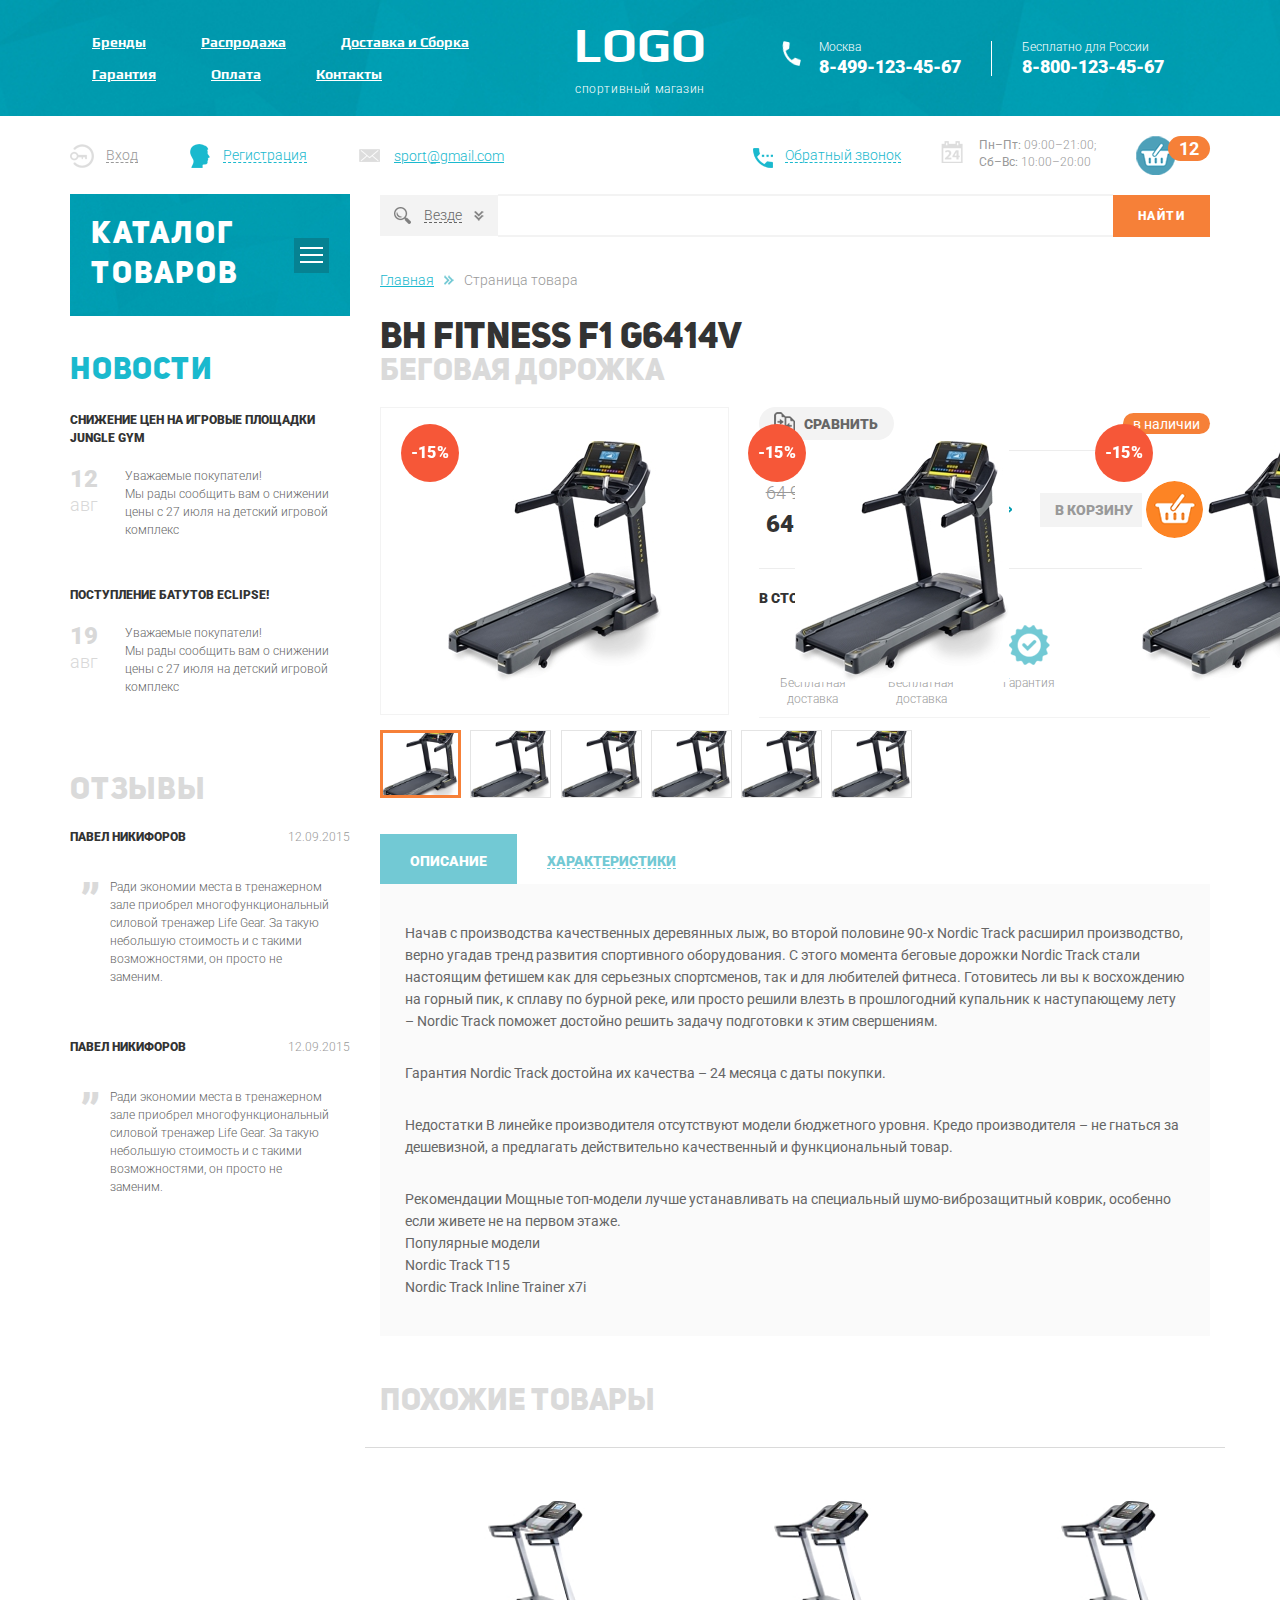
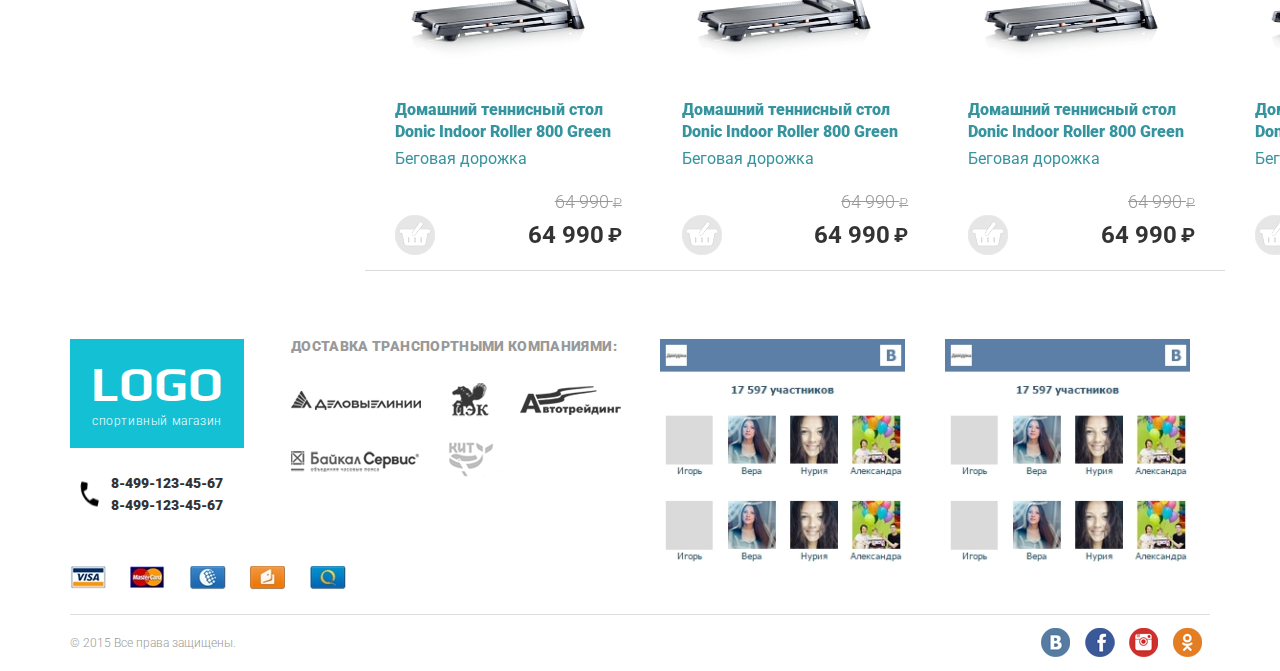
<file: #source/order_check.html>
<!DOCTYPE html>
<html lang="ru">
  <head>
    <title>Продукт</title>
    <meta http-equiv="Content-type" content="text/html;charset=UTF-8" />
    <meta name="format-detection" content="telephone=no" />
    <meta http-equiv="X-UA-Compatible" content="IE=edge" />
    <link
      rel="stylesheet"
      href="https://unpkg.com/swiper/swiper-bundle.min.css"
    />
    <link rel="stylesheet" href="../css/style.css" />
    <link rel="shortcut icon" href="favicon.ico" />
    <!-- <meta name="robots" content="noindex, nofollow" /> -->
    <!-- <meta name="viewport" content="width=device-width, initial-scale=1.0" /> -->
    <meta
      name="viewport"
      content="width=device-width, initial-scale=1.0, maximum-scale=1.0, user-scalable=0"
    />
  </head>
  <body>
    <div class="wrapper">
<header class="header">
  <div class="header__top top-header">
    <div class="top-header__container container">
      <div class="top-header__column">
        <div class="top-header__menu menu">
          <div class="menu__icon icon-menu">
            <span></span>
            <span></span>
            <span></span>
          </div>
          <nav class="menu__body">
            <ul class="menu__list">
              <li><a href="#" class="menu__link">Бренды</a></li>
              <li><a href="#" class="menu__link">Распродажа</a></li>
              <li><a href="#" class="menu__link">Доставка и Сборка</a></li>
              <li><a href="#" class="menu__link">Гарантия</a></li>
              <li><a href="#" class="menu__link">Оплата</a></li>
              <li><a href="#" class="menu__link">Контакты</a></li>
            </ul>
          </nav>
        </div>
      </div>
      <div class="top-header__column top-header__column_logo">
        <a href="#" class="top-header__logo">
          <span>Logo</span>
          <span>Спортивный магазин</span>
        </a>
      </div>
      <div class="top-header__column">
        <div class="top-header__contacts contacts-header">
          <div class="contacts-header__column">
            <div
              class="contacts-header__item contacts-header__item_phone item-contacts"
            >
              <div class="item-contacts__label">Москва</div>
              <a href="tel:88001234567" class="item-contacts__phone"
                >8-499-123-45-67</a
              >
            </div>
          </div>
          <div class="contacts-header__column">
            <div class="contacts-header__item item-contacts">
              <div class="item-contacts__label">Бесплатно для России</div>
              <a href="tel:88001234567" class="item-contacts__phone"
                >8-800-123-45-67</a
              >
            </div>
          </div>
        </div>
      </div>
    </div>
  </div>
  <div class="header__bottom bottom-header">
    <div class="bottom-header__container container">
      <div class="bottom-header__content">
        <div class="bottom-header__column">
          <ul
            data-move=".menu__body,670,1"
            class="bottom-header__actions actions-header"
          >
            <li>
              <a href="#" class="actions-header__enter"><span>Вход</span></a>
            </li>
            <li>
              <a href="#" class="actions-header__reg"
                ><span>Регистрация</span></a
              >
            </li>
            <li>
              <a href="mailto:sport@gmail.com" class="actions-header__mail"
                ><span>sport@gmail.com</span></a
              >
            </li>
          </ul>
        </div>
        <div class="bottom-header__column">
          <div
            data-move=".menu__body,670,2"
            class="bottom-header__info info-header"
          >
            <div class="info-header__column">
              <a href="#" class="info-header__callback"
                ><span>Обратный звонок</span></a
              >
            </div>
            <div class="info-header__column">
              <a href="#" class="info-header__schedule">
                <p><span>Пн–Пт:</span> 09:00–21:00;</p>
                <p><span>Cб–Вс:</span> 10:00–20:00</p>
              </a>
            </div>
            <div class="info-header__column">
              <a href="#" class="info-header__cart ibg">
                <img src="../images/FirstPage/header/cart.png" alt="" />
                <span>12</span>
              </a>
            </div>
          </div>
        </div>
      </div>
    </div>
  </div>
</header>
<section class="intro">
  <div class="intro__container container">
    <aside class="intro__side">
      <nav class="intro__menu menu-intro">
        <div class="menu-intro__main">
          <div class="menu-intro__header">
            <div class="menu-intro__title">Каталог товаров</div>
            <div class="menu-intro__icon icon-menu icon-menu_intro">
              <span></span>
              <span></span>
              <span></span>
            </div>
          </div>
          <div class="menu-intro__body">
            <ul class="menu-intro__list">
              <li class="menu-intro__link-parrent">
                <a href="#" class="menu-intro__link">Беговые дорожки</a>
                <div class="menu-intro__submenu submenu-intro">
                  <div class="submenu-intro__item">
                    <ul class="submenu-intro__navigation">
                      <li>
                        <a href="#" class="submenu-intro__link"> Всепогодный</a>
                      </li>
                      <li>
                        <a href="#" class="submenu-intro__link"
                          >Для помещений</a
                        >
                      </li>
                      <li>
                        <a href="#" class="submenu-intro__link"
                          >Профессиональный</a
                        >
                      </li>
                      <li>
                        <a href="#" class="submenu-intro__link">Любительский</a>
                      </li>
                    </ul>

                    <div class="submenu-intro__product">
                      <div class="item-product item-product_submenu">
                        <div class="item-product__lables">
                          <div
                            class="item-product__label item-product__label_day"
                          >
                            Новинка_0
                          </div>
                        </div>
                        <a href="#" class="item-product__image ibg">
                          <img
                            src="../images/FirstPage/intro/good_01.jpg"
                            alt=""
                          />
                        </a>
                        <a href="#" class="item-product__name"
                          >Домашний теннисный стол Donic Indoor Roller 800
                          Green</a
                        >
                        <div class="item-product__footer">
                          <div class="item-product__old-price">
                            64 990 <span>&#8381;</span>
                          </div>
                          <div class="item-product__bottom">
                            <div class="item-product__add ibg">
                              <img
                                src="../images/FirstPage/intro/gray_cart.png"
                                alt=""
                              />
                            </div>
                            <div class="item-product__price">
                              64 990 <span>&#8381;</span>
                            </div>
                          </div>
                        </div>
                      </div>
                    </div>
                  </div>
                </div>
              </li>
              <li class="menu-intro__link-parrent">
                <a href="#" class="menu-intro__link">Эллиптические тренажеры</a>
                <div class="menu-intro__submenu submenu-intro">
                  <div class="submenu-intro__item">
                    <ul class="submenu-intro__navigation">
                      <li>
                        <a href="#" class="submenu-intro__link"> Всепогодный</a>
                      </li>
                      <li>
                        <a href="#" class="submenu-intro__link"
                          >Для помещений</a
                        >
                      </li>
                      <li>
                        <a href="#" class="submenu-intro__link"
                          >Профессиональный</a
                        >
                      </li>
                      <li>
                        <a href="#" class="submenu-intro__link">Любительский</a>
                      </li>
                    </ul>

                    <div class="submenu-intro__product">
                      <div class="item-product item-product_submenu">
                        <div class="item-product__lables">
                          <div
                            class="item-product__label item-product__label_day"
                          >
                            Новинка_1
                          </div>
                        </div>
                        <a href="#" class="item-product__image ibg">
                          <img
                            src="../images/FirstPage/intro/good_01.jpg"
                            alt=""
                          />
                        </a>
                        <a href="#" class="item-product__name"
                          >Домашний теннисный стол Donic Indoor Roller 800
                          Green</a
                        >
                        <div class="item-product__footer">
                          <div class="item-product__old-price">
                            64 990 <span>&#8381;</span>
                          </div>
                          <div class="item-product__bottom">
                            <div class="item-product__add ibg">
                              <img
                                src="../images/FirstPage/intro/gray_cart.png"
                                alt=""
                              />
                            </div>
                            <div class="item-product__price">
                              64 990 <span>&#8381;</span>
                            </div>
                          </div>
                        </div>
                      </div>
                    </div>
                  </div>
                </div>
              </li>
              <li>
                <a href="#" class="menu-intro__link">Велотренажеры</a>
              </li>
              <li>
                <a href="#" class="menu-intro__link">Гребные тренажеры</a>
              </li>
              <li>
                <a href="#" class="menu-intro__link">Вибромассажеры</a>
              </li>
              <li>
                <a href="#" class="menu-intro__link">Теннисные столы</a>
              </li>
              <li class="menu-intro__link-parrent">
                <a href="#" class="menu-intro__link">Баскетбол</a>
                <div class="menu-intro__submenu submenu-intro">
                  <div class="submenu-intro__item">
                    <ul class="submenu-intro__navigation">
                      <li>
                        <a href="#" class="submenu-intro__link"> Всепогодный</a>
                      </li>
                      <li>
                        <a href="#" class="submenu-intro__link"
                          >Для помещений</a
                        >
                      </li>
                      <li>
                        <a href="#" class="submenu-intro__link"
                          >Профессиональный</a
                        >
                      </li>
                      <li>
                        <a href="#" class="submenu-intro__link">Любительский</a>
                      </li>
                    </ul>

                    <div class="submenu-intro__product">
                      <div class="item-product item-product_submenu">
                        <div class="item-product__lables">
                          <div
                            class="item-product__label item-product__label_day"
                          >
                            Новинка_2
                          </div>
                        </div>
                        <a href="#" class="item-product__image ibg">
                          <img
                            src="../images/FirstPage/intro/good_01.jpg"
                            alt=""
                          />
                        </a>
                        <a href="#" class="item-product__name"
                          >Домашний теннисный стол Donic Indoor Roller 800
                          Green</a
                        >
                        <div class="item-product__footer">
                          <div class="item-product__old-price">
                            64 990 <span>&#8381;</span>
                          </div>
                          <div class="item-product__bottom">
                            <div class="item-product__add ibg">
                              <img
                                src="../images/FirstPage/intro/gray_cart.png"
                                alt=""
                              />
                            </div>
                            <div class="item-product__price">
                              64 990 <span>&#8381;</span>
                            </div>
                          </div>
                        </div>
                      </div>
                    </div>
                  </div>
                </div>
              </li>
              <li class="menu-intro__link-parrent">
                <a href="#" class="menu-intro__link">Массажные кресла</a>
                <div class="menu-intro__submenu submenu-intro">
                  <div class="submenu-intro__item">
                    <ul class="submenu-intro__navigation">
                      <li>
                        <a href="#" class="submenu-intro__link"> Всепогодный</a>
                      </li>
                      <li>
                        <a href="#" class="submenu-intro__link"
                          >Для помещений</a
                        >
                      </li>
                      <li>
                        <a href="#" class="submenu-intro__link"
                          >Профессиональный</a
                        >
                      </li>
                      <li>
                        <a href="#" class="submenu-intro__link">Любительский</a>
                      </li>
                    </ul>

                    <div class="submenu-intro__product">
                      <div class="item-product item-product_submenu">
                        <div class="item-product__lables">
                          <div
                            class="item-product__label item-product__label_day"
                          >
                            Новинка_3
                          </div>
                        </div>
                        <a href="#" class="item-product__image ibg">
                          <img
                            src="../images/FirstPage/intro/good_01.jpg"
                            alt=""
                          />
                        </a>
                        <a href="#" class="item-product__name"
                          >Домашний теннисный стол Donic Indoor Roller 800
                          Green</a
                        >
                        <div class="item-product__footer">
                          <div class="item-product__old-price">
                            64 990 <span>&#8381;</span>
                          </div>
                          <div class="item-product__bottom">
                            <a href="#" class="item-product__add ibg">
                              <img
                                src="../images/FirstPage/intro/gray_cart.png"
                                alt=""
                              />
                            </a>
                            <div class="item-product__price">
                              64 990 <span>&#8381;</span>
                            </div>
                          </div>
                        </div>
                      </div>
                    </div>
                  </div>
                </div>
              </li>
              <li>
                <a href="#" class="menu-intro__link">Массажные столы </a>
              </li>
              <li>
                <a href="#" class="menu-intro__link">Силовые тренажеры</a>
              </li>
              <li class="menu-intro__link-parrent">
                <a href="#" class="menu-intro__link">Батуты</a>
                <div class="menu-intro__submenu submenu-intro">
                  <div class="submenu-intro__item">
                    <ul class="submenu-intro__navigation">
                      <li>
                        <a href="#" class="submenu-intro__link"> Всепогодный</a>
                      </li>
                      <li>
                        <a href="#" class="submenu-intro__link"
                          >Для помещений</a
                        >
                      </li>
                      <li>
                        <a href="#" class="submenu-intro__link"
                          >Профессиональный</a
                        >
                      </li>
                      <li>
                        <a href="#" class="submenu-intro__link">Любительский</a>
                      </li>
                    </ul>

                    <div class="submenu-intro__product">
                      <div class="item-product item-product_submenu">
                        <div class="item-product__lables">
                          <div
                            class="item-product__label item-product__label_day"
                          >
                            Новинка_4
                          </div>
                        </div>
                        <a href="#" class="item-product__image ibg">
                          <img
                            src="../images/FirstPage/intro/good_01.jpg"
                            alt=""
                          />
                        </a>
                        <a href="#" class="item-product__name"
                          >Домашний теннисный стол Donic Indoor Roller 800
                          Green</a
                        >
                        <div class="item-product__footer">
                          <div class="item-product__old-price">
                            64 990 <span>&#8381;</span>
                          </div>
                          <div class="item-product__bottom">
                            <a href="#" class="item-product__add ibg">
                              <img
                                src="../images/FirstPage/intro/gray_cart.png"
                                alt=""
                              />
                            </a>
                            <div class="item-product__price">
                              64 990 <span>&#8381;</span>
                            </div>
                          </div>
                        </div>
                      </div>
                    </div>
                  </div>
                </div>
              </li>
              <li>
                <a href="#" class="menu-intro__link">Детские городки</a>
              </li>
              <li>
                <a href="#" class="menu-intro__link">Дачная мебель</a>
              </li>
              <li>
                <a href="#" class="menu-intro__link"
                  >Уличные спортивные комплексы</a
                >
              </li>
              <li>
                <a href="#" class="menu-intro__link">Аксессуары</a>
              </li>
            </ul>
          </div>
        </div>
      </nav>
      <div class="intro__side-content">
        <div data-move=".intro__content,992,2" class="side-news">
          <a href="#" class="side-news__title side-title">Новости</a>
          <div class="side-news__content">
            <div class="side-news__item item-news-side">
              <a href="#" class="item-news-side__title side-title-item">
                Снижение цен на игровые площадки Jungle Gym
              </a>
              <div class="item-news-side__body">
                <div class="item-news-side__data"><span>12</span>авг</div>
                <div class="item-news-side__text side-text">
                  Уважаемые покупатели! <br />
                  Мы рады сообщить вам о снижении цены с 27 июля на детский
                  игровой комплекс
                </div>
              </div>
            </div>
            <div class="side-news__item item-news-side">
              <a href="#" class="item-news-side__title side-title-item">
                Поступление батутов Eclipse!
              </a>
              <div class="item-news-side__body">
                <div class="item-news-side__data"><span>19</span>авг</div>
                <div class="item-news-side__text side-text">
                  Уважаемые покупатели! <br />
                  Мы рады сообщить вам о снижении цены с 27 июля на детский
                  игровой комплекс
                </div>
              </div>
            </div>
          </div>
        </div>
        <div data-move=".intro__content,992,3" class="side-reviews">
          <a href="#" class="side-reviews__title side-title">Отзывы</a>
          <div class="side-reviews__content">
            <a href="#" class="side-reviews__item item-reviews-side">
              <div class="item-reviews-side__header">
                <div class="item-reviews-side__user">Павел Никифоров</div>
                <div class="item-reviews-side__data">12.09.2015</div>
              </div>
              <div class="item-reviews-side__content">
                <div class="item-reviews-side__text side-text">
                  Ради экономии места в тренажерном зале приобрел
                  многофункциональный силовой тренажер Life Gear. За такую
                  небольшую стоимость и с такими возможностями, он просто не
                  заменим.
                </div>
              </div>
            </a>
            <a href="#" class="side-reviews__item item-reviews-side">
              <div class="item-reviews-side__header">
                <div class="item-reviews-side__user">Павел Никифоров</div>
                <div class="item-reviews-side__data">12.09.2015</div>
              </div>
              <div class="item-reviews-side__content">
                <div class="item-reviews-side__text side-text">
                  Ради экономии места в тренажерном зале приобрел
                  многофункциональный силовой тренажер Life Gear. За такую
                  небольшую стоимость и с такими возможностями, он просто не
                  заменим.
                </div>
              </div>
            </a>
          </div>
        </div>
      </div>
    </aside>
    <div class="intro__content content-intro">
      <form action="#" class="content-intro__search search-intro">
        <div class="search-intro__select">
          <div class="search-intro__title">Везде</div>
          <div class="search-intro__categories categories-intro">
            <div class="categories-intro__row">
              <div class="categories-intro__column">
                <ul class="categories-intro__list">
                  <li>
                    <a href="#" class="categories-intro__checkbox checkbox">
                      <input type="checkbox" class="checkbox__input" />
                      <span class="checkbox__text">Беговые дорожки </span>
                    </a>
                  </li>
                  <li>
                    <a
                      href="#"
                      for="#"
                      class="categories-intro__checkbox checkbox"
                    >
                      <input type="checkbox" class="checkbox__input" />
                      <span class="checkbox__text"
                        >Эллиптические тренажеры</span
                      >
                    </a>
                  </li>
                  <li>
                    <a
                      href="#"
                      for="#"
                      class="categories-intro__checkbox checkbox"
                    >
                      <input type="checkbox" class="checkbox__input" />
                      <span class="checkbox__text">Велотренажеры</span>
                    </a>
                  </li>
                  <li>
                    <a
                      href="#"
                      for="#"
                      class="categories-intro__checkbox checkbox"
                    >
                      <input type="checkbox" class="checkbox__input" />
                      <span class="checkbox__text">Гребные тренажеры</span>
                    </a>
                  </li>
                  <li>
                    <a
                      href="#"
                      for="#"
                      class="categories-intro__checkbox checkbox"
                    >
                      <input type="checkbox" class="checkbox__input" />
                      <span class="checkbox__text">Вибромассажеры</span>
                    </a>
                  </li>
                </ul>
              </div>
              <div class="categories-intro__column">
                <ul class="categories-intro__list">
                  <li>
                    <label for="#" class="categories-intro__checkbox checkbox">
                      <input type="checkbox" class="checkbox__input" />
                      <span class="checkbox__text">Беговые дорожки </span>
                    </label>
                  </li>
                  <li>
                    <label for="#" class="categories-intro__checkbox checkbox">
                      <input type="checkbox" class="checkbox__input" />
                      <span class="checkbox__text"
                        >Эллиптические тренажеры</span
                      >
                    </label>
                  </li>
                  <li>
                    <label for="#" class="categories-intro__checkbox checkbox">
                      <input type="checkbox" class="checkbox__input" />
                      <span class="checkbox__text">Велотренажеры</span>
                    </label>
                  </li>
                  <li>
                    <label for="#" class="categories-intro__checkbox checkbox">
                      <input type="checkbox" class="checkbox__input" />
                      <span class="checkbox__text">Гребные тренажеры</span>
                    </label>
                  </li>
                  <li>
                    <label for="#" class="categories-intro__checkbox checkbox">
                      <input type="checkbox" class="checkbox__input" />
                      <span class="checkbox__text">Вибромассажеры</span>
                    </label>
                  </li>
                </ul>
              </div>
              <div class="categories-intro__column">
                <ul class="categories-intro__list">
                  <li>
                    <label for="#" class="categories-intro__checkbox checkbox">
                      <input type="checkbox" class="checkbox__input" />
                      <span class="checkbox__text">Беговые дорожки </span>
                    </label>
                  </li>
                  <li>
                    <label for="#" class="categories-intro__checkbox checkbox">
                      <input type="checkbox" class="checkbox__input" />
                      <span class="checkbox__text"
                        >Эллиптические тренажеры</span
                      >
                    </label>
                  </li>
                  <li>
                    <label for="#" class="categories-intro__checkbox checkbox">
                      <input type="checkbox" class="checkbox__input" />
                      <span class="checkbox__text">Велотренажеры</span>
                    </label>
                  </li>
                  <li>
                    <label for="#" class="categories-intro__checkbox checkbox">
                      <input type="checkbox" class="checkbox__input" />
                      <span class="checkbox__text">Гребные тренажеры</span>
                    </label>
                  </li>
                  <li>
                    <label for="#" class="categories-intro__checkbox checkbox">
                      <input type="checkbox" class="checkbox__input" />
                      <span class="checkbox__text">Вибромассажеры</span>
                    </label>
                  </li>
                </ul>
              </div>
            </div>
          </div>
        </div>
        <div class="search-intro__input">
          <input type="text" name="search" id="" />
        </div>
        <div class="search-intro__btn">
          <button type="submit" class="btn">Найти</button>
        </div>
      </form>
      <nav class="content-intro__breadcrumbs breadcrumbs">
        <ul class="breadcrumbs__list">
          <li><a href="#" class="breadcrumbs__link">Главная</a></li>
          <li>
            <span href="#" class="breadcrumbs__item">Страница товара</span>
          </li>
        </ul>
      </nav>
      <section class="product">
        <h1 class="product__title">
          BH Fitness F1 G6414V <span>Беговая дорожка</span>
        </h1>
        <div class="product__content">
          <div class="product__images images-product">
            <div class="images-product__main-slider">
              <!-- Slider main container -->
              <div class="images-product__main-container swiper-container">
                <!-- Additional required wrapper -->
                <div class="swiper-wrapper">
                  <!-- Slides -->
                  <div class="images-product__main-slide swiper-slide">
                    <a href="#" class="images-product__main-item">
                      <div class="images-product__sale">-15%</div>
                      <div class="images-product__main-image">
                        <img
                          src="../images/FirstPage/product/product_01.jpg"
                          alt=""
                        />
                      </div>
                    </a>
                  </div>
                  <div class="images-product__main-slide swiper-slide">
                    <a href="#" class="images-product__main-item">
                      <div class="images-product__sale">-15%</div>
                      <div class="images-product__main-image">
                        <img
                          src="../images/FirstPage/product/product_01.jpg"
                          alt=""
                        />
                      </div>
                    </a>
                  </div>
                  <div class="images-product__main-slide swiper-slide">
                    <a href="#" class="images-product__main-item">
                      <div class="images-product__sale">-15%</div>
                      <div class="images-product__main-image">
                        <img
                          src="../images/FirstPage/product/product_01.jpg"
                          alt=""
                        />
                      </div>
                    </a>
                  </div>
                  <div class="images-product__main-slide swiper-slide">
                    <a href="#" class="images-product__main-item">
                      <div class="images-product__sale">-15%</div>
                      <div class="images-product__main-image">
                        <img
                          src="../images/FirstPage/product/product_01.jpg"
                          alt=""
                        />
                      </div>
                    </a>
                  </div>
                  <div class="images-product__main-slide swiper-slide">
                    <a href="#" class="images-product__main-item">
                      <div class="images-product__sale">-15%</div>
                      <div class="images-product__main-image">
                        <img
                          src="../images/FirstPage/product/product_01.jpg"
                          alt=""
                        />
                      </div>
                    </a>
                  </div>
                  <div class="images-product__main-slide swiper-slide">
                    <a href="#" class="images-product__main-item">
                      <div class="images-product__sale">-15%</div>
                      <div class="images-product__main-image">
                        <img
                          src="../images/FirstPage/product/product_01.jpg"
                          alt=""
                        />
                      </div>
                    </a>
                  </div>
                </div>
              </div>
            </div>
            <div class="images-product__sub-slider">
              <!-- Slider main container -->
              <div class="images-product__sub-container swiper-container">
                <!-- Additional required wrapper -->
                <div class="images-product__sub-wrapper swiper-wrapper">
                  <!-- Slides -->
                  <div class="images-product__sub-slide swiper-slide">
                    <div class="images-product__sub-item ibg">
                      <img
                        src="../images/FirstPage/product/product_01.jpg"
                        alt=""
                      />
                    </div>
                  </div>
                  <div class="images-product__sub-slide swiper-slide">
                    <div class="images-product__sub-item ibg">
                      <img
                        src="../images/FirstPage/product/product_01.jpg"
                        alt=""
                      />
                    </div>
                  </div>
                  <div class="images-product__sub-slide swiper-slide">
                    <div class="images-product__sub-item ibg">
                      <img
                        src="../images/FirstPage/product/product_01.jpg"
                        alt=""
                      />
                    </div>
                  </div>
                  <div class="images-product__sub-slide swiper-slide">
                    <div class="images-product__sub-item ibg">
                      <img
                        src="../images/FirstPage/product/product_01.jpg"
                        alt=""
                      />
                    </div>
                  </div>
                  <div class="images-product__sub-slide swiper-slide">
                    <div class="images-product__sub-item ibg">
                      <img
                        src="../images/FirstPage/product/product_01.jpg"
                        alt=""
                      />
                    </div>
                  </div>
                  <div class="images-product__sub-slide swiper-slide">
                    <div class="images-product__sub-item ibg">
                      <img
                        src="../images/FirstPage/product/product_01.jpg"
                        alt=""
                      />
                    </div>
                  </div>
                </div>
              </div>
            </div>
          </div>
          <div class="product__description description-product">
            <div class="description-product__top top-product-description">
              <a href="#" class="top-product-description__compare">
                <span>Сравнить</span>
              </a>
              <div class="top-product-description__labels">
                <div
                  class="top-product-description__label top-product-description__label_orange"
                >
                  в наличии
                </div>
              </div>
            </div>
            <div
              class="description-product__content content-product-description"
            >
              <div class="content-product-description__column">
                <div class="content-product-description__prices">
                  <div
                    class="content-product-description__price content-product-description__price_old"
                  >
                    64 990 &#8381;
                  </div>
                  <div class="content-product-description__price">
                    64 990 &#8381;
                  </div>
                </div>
              </div>
              <div class="content-product-description__column">
                <div class="content-product-description__quantity quantity">
                  <a href="#" class="quantity__arrow quantity__arrow_prev ibg">
                    <img
                      src="../images/FirstPage/intro/slide-arrow-prev.svg"
                      alt=""
                    />
                  </a>
                  <div class="quantity__input">
                    <input type="text" value="1" />
                  </div>
                  <a href="#" class="quantity__arrow quantity__arrow_next ibg">
                    <img
                      src="../images/FirstPage/intro/slide-arrow-next.svg"
                      alt=""
                    />
                  </a>
                </div>
              </div>
              <div class="content-product-description__column">
                <a href="#" class="content-product-description__cart">
                  <span>В корзину </span>
                </a>
              </div>
            </div>
            <div class="description-product__footer footer-product-description">
              <h4 class="footer-product-description__title">
                В стоимость товара включено:
              </h4>
              <div class="footer-product-description__services">
                <div class="footer-product-description__row">
                  <div class="footer-product-description__service-item">
                    <div class="footer-product-description__service-icon">
                      <img
                        src="../images/FirstPage/product/services_1.png"
                        alt=""
                      />
                    </div>
                    <div class="footer-product-description__service-text">
                      Бесплатная доставка
                    </div>
                  </div>
                  <div class="footer-product-description__service-item">
                    <div class="footer-product-description__service-icon">
                      <img
                        src="../images/FirstPage/product/services_2.png"
                        alt=""
                      />
                    </div>
                    <div class="footer-product-description__service-text">
                      Бесплатная доставка
                    </div>
                  </div>
                  <div class="footer-product-description__service-item">
                    <div class="footer-product-description__service-icon">
                      <img
                        src="../images/FirstPage/product/services_3.png"
                        alt=""
                      />
                    </div>
                    <div class="footer-product-description__service-text">
                      Гарантия
                    </div>
                  </div>
                </div>
              </div>
            </div>
          </div>
        </div>
        <div class="product__tabs tabs-product">
          <div class="tabs-product__nav">
            <a href="#" class="tabs-product__nav-item active"
              ><span>Описание</span></a
            >
            <a href="#" class="tabs-product__nav-item"
              ><span>Характеристики</span></a
            >
          </div>
          <div class="tabs-product__content">
            <div class="tabs-product__block block-product-tabs active">
              <p>
                Начав с производства качественных деревянных лыж, во второй
                половине 90-х Nordic Track расширил производство, верно угадав
                тренд развития спортивного оборудования. С этого момента беговые
                дорожки Nordic Track стали настоящим фетишем как для серьезных
                спортсменов, так и для любителей фитнеса. Готовитесь ли вы к
                восхождению на горный пик, к сплаву по бурной реке, или просто
                решили влезть в прошлогодний купальник к наступающему лету –
                Nordic Track поможет достойно решить задачу подготовки к этим
                свершениям.
              </p>

              <p>
                Гарантия Nordic Track достойна их качества – 24 месяца с даты
                покупки.
              </p>

              <p>
                Недостатки В линейке производителя отсутствуют модели бюджетного
                уровня. Кредо производителя – не гнаться за дешевизной, а
                предлагать действительно качественный и функциональный товар.
              </p>
              <p>
                Рекомендации Мощные топ-модели лучше устанавливать на
                специальный шумо-виброзащитный коврик, особенно если живете не
                на первом этаже.<br />
                Популярные модели<br />
                Nordic Track T15<br />
                Nordic Track Inline Trainer x7i<br />
              </p>
            </div>
            <div class="tabs-product__block block-product-tabs">
              <div class="block-product-tabs__row">
                <div class="block-product-tabs__column">
                  Использование Использование
                </div>
                <div
                  class="block-product-tabs__column block-product-tabs__column_value"
                >
                  Полупрофессиональное
                </div>
              </div>
              <div class="block-product-tabs__row">
                <div class="block-product-tabs__column">Использование</div>
                <div
                  class="block-product-tabs__column block-product-tabs__column_value"
                >
                  Полупрофессиональное
                </div>
              </div>
              <div class="block-product-tabs__row">
                <div class="block-product-tabs__column">Использование</div>
                <div
                  class="block-product-tabs__column block-product-tabs__column_value"
                >
                  Полупрофессиональное
                </div>
              </div>
              <div class="block-product-tabs__row">
                <div class="block-product-tabs__column">Использование</div>
                <div
                  class="block-product-tabs__column block-product-tabs__column_value"
                >
                  Полупрофессиональное
                </div>
              </div>
              <div class="block-product-tabs__row">
                <div class="block-product-tabs__column">Использование</div>
                <div
                  class="block-product-tabs__column block-product-tabs__column_value"
                >
                  Полупрофессиональное
                </div>
              </div>
              <div class="block-product-tabs__row">
                <div class="block-product-tabs__column">Использование</div>
                <div
                  class="block-product-tabs__column block-product-tabs__column_value"
                >
                  Полупрофессиональное
                </div>
              </div>
              <div class="block-product-tabs__row">
                <div class="block-product-tabs__column">Использование</div>
                <div
                  class="block-product-tabs__column block-product-tabs__column_value"
                >
                  Полупрофессиональное
                </div>
              </div>
              <div class="block-product-tabs__row">
                <div class="block-product-tabs__column">Использование</div>
                <div
                  class="block-product-tabs__column block-product-tabs__column_value"
                >
                  Полупрофессиональное
                </div>
              </div>
              <div class="block-product-tabs__row">
                <div class="block-product-tabs__column">Использование</div>
                <div
                  class="block-product-tabs__column block-product-tabs__column_value"
                >
                  Полупрофессиональное
                </div>
              </div>
              <div class="block-product-tabs__row">
                <div class="block-product-tabs__column">Использование</div>
                <div
                  class="block-product-tabs__column block-product-tabs__column_value"
                >
                  Полупрофессиональное
                </div>
              </div>
            </div>
          </div>
        </div>
        <div class="product__same same-product">
          <h2 class="same-product__title">Похожие товары</h2>
          <div class="same-product__slider">
            <!-- Slider main container -->
            <div class="same-product__container swiper-container">
              <!-- Additional required wrapper -->
              <div class="swiper-wrapper">
                <!-- Slides -->
                <div class="swiper-slide">
									<div class="same-product__column">
										<div class="item-product item-product_same">
											<div class="item-product__body">
												<a
													href="#"
													class="item-product__image item-product__image_goods ibg"
												>
													<img src="../images/FirstPage/goods/1.jpg" alt="" />
												</a>
												<a
													href="#"
													class="item-product__name item-product__name_goods"
													>Домашний теннисный стол Donic Indoor Roller 800
													Green<span>Беговая дорожка</span></a
												>
											</div>
	
											<div class="item-product__footer">
												<div class="item-product__old-price">
													64 990 <span>&#8381;</span>
												</div>
												<div class="item-product__bottom">
													<a href="#" class="item-product__add ibg">
														<img
															src="../images/FirstPage/intro/gray_cart.png"
															alt=""
														/>
													</a>
													<div class="item-product__price">
														64 990 <span>&#8381;</span>
													</div>
												</div>
											</div>
	
											<div class="item-product__info info-products-item">
												<div class="info-products-item__header">
													<a href="#" class="info-products-item__name">
														BH Fitness F1 G6414V
													</a>
													<div class="info-products-item__category">
														Беговая дорожка
													</div>
												</div>
	
												<div class="info-products-item__description">
													<div class="info-products-item__description-item">
														Тип беговой дорожки:
														<span>Электрическая</span>
													</div>
													<div class="info-products-item__description-item">
														Скорость движения (км/ч):
														<span>22</span>
													</div>
													<div class="info-products-item__description-item">
														Складывание:
														<span>Есть</span>
													</div>
												</div>
												<div class="info-products-item__cart">
													<a href="#">
														<img
															src="../images/FirstPage/goods/orange-cart.png"
															alt=""
														/>
													</a>
												</div>
												<div class="info-products-item__footer">
													<div class="info-products-item__footer-top">
														<div class="info-products-item__old-price">
															64 990 <span>&#8381;</span>
														</div>
													</div>
													<div class="info-products-item__footer-bottom">
														<div class="info-products-item__labels">
															<div class="info-products-item__label">
																В наличии
															</div>
														</div>
														<div class="info-products-item__new-price">
															64 990 <span>&#8381;</span>
														</div>
													</div>
												</div>
											</div>
										</div>
									</div>
								</div>
                <div class="swiper-slide">
									<div class="same-product__column">
										<div class="item-product item-product_same">
											<div class="item-product__body">
												<a
													href="#"
													class="item-product__image item-product__image_goods ibg"
												>
													<img src="../images/FirstPage/goods/1.jpg" alt="" />
												</a>
												<a
													href="#"
													class="item-product__name item-product__name_goods"
													>Домашний теннисный стол Donic Indoor Roller 800
													Green<span>Беговая дорожка</span></a
												>
											</div>
	
											<div class="item-product__footer">
												<div class="item-product__old-price">
													64 990 <span>&#8381;</span>
												</div>
												<div class="item-product__bottom">
													<a href="#" class="item-product__add ibg">
														<img
															src="../images/FirstPage/intro/gray_cart.png"
															alt=""
														/>
													</a>
													<div class="item-product__price">
														64 990 <span>&#8381;</span>
													</div>
												</div>
											</div>
	
											<div class="item-product__info info-products-item">
												<div class="info-products-item__header">
													<a href="#" class="info-products-item__name">
														BH Fitness F1 G6414V
													</a>
													<div class="info-products-item__category">
														Беговая дорожка
													</div>
												</div>
	
												<div class="info-products-item__description">
													<div class="info-products-item__description-item">
														Тип беговой дорожки:
														<span>Электрическая</span>
													</div>
													<div class="info-products-item__description-item">
														Скорость движения (км/ч):
														<span>22</span>
													</div>
													<div class="info-products-item__description-item">
														Складывание:
														<span>Есть</span>
													</div>
												</div>
												<div class="info-products-item__cart">
													<a href="#">
														<img
															src="../images/FirstPage/goods/orange-cart.png"
															alt=""
														/>
													</a>
												</div>
												<div class="info-products-item__footer">
													<div class="info-products-item__footer-top">
														<div class="info-products-item__old-price">
															64 990 <span>&#8381;</span>
														</div>
													</div>
													<div class="info-products-item__footer-bottom">
														<div class="info-products-item__labels">
															<div class="info-products-item__label">
																В наличии
															</div>
														</div>
														<div class="info-products-item__new-price">
															64 990 <span>&#8381;</span>
														</div>
													</div>
												</div>
											</div>
										</div>
									</div>
								</div>
                <div class="swiper-slide">
									<div class="same-product__column">
										<div class="item-product item-product_same">
											<div class="item-product__body">
												<a
													href="#"
													class="item-product__image item-product__image_goods ibg"
												>
													<img src="../images/FirstPage/goods/1.jpg" alt="" />
												</a>
												<a
													href="#"
													class="item-product__name item-product__name_goods"
													>Домашний теннисный стол Donic Indoor Roller 800
													Green<span>Беговая дорожка</span></a
												>
											</div>
	
											<div class="item-product__footer">
												<div class="item-product__old-price">
													64 990 <span>&#8381;</span>
												</div>
												<div class="item-product__bottom">
													<a href="#" class="item-product__add ibg">
														<img
															src="../images/FirstPage/intro/gray_cart.png"
															alt=""
														/>
													</a>
													<div class="item-product__price">
														64 990 <span>&#8381;</span>
													</div>
												</div>
											</div>
	
											<div class="item-product__info info-products-item">
												<div class="info-products-item__header">
													<a href="#" class="info-products-item__name">
														BH Fitness F1 G6414V
													</a>
													<div class="info-products-item__category">
														Беговая дорожка
													</div>
												</div>
	
												<div class="info-products-item__description">
													<div class="info-products-item__description-item">
														Тип беговой дорожки:
														<span>Электрическая</span>
													</div>
													<div class="info-products-item__description-item">
														Скорость движения (км/ч):
														<span>22</span>
													</div>
													<div class="info-products-item__description-item">
														Складывание:
														<span>Есть</span>
													</div>
												</div>
												<div class="info-products-item__cart">
													<a href="#">
														<img
															src="../images/FirstPage/goods/orange-cart.png"
															alt=""
														/>
													</a>
												</div>
												<div class="info-products-item__footer">
													<div class="info-products-item__footer-top">
														<div class="info-products-item__old-price">
															64 990 <span>&#8381;</span>
														</div>
													</div>
													<div class="info-products-item__footer-bottom">
														<div class="info-products-item__labels">
															<div class="info-products-item__label">
																В наличии
															</div>
														</div>
														<div class="info-products-item__new-price">
															64 990 <span>&#8381;</span>
														</div>
													</div>
												</div>
											</div>
										</div>
									</div>
								</div>
                <div class="swiper-slide">
									<div class="same-product__column">
										<div class="item-product item-product_same">
											<div class="item-product__body">
												<a
													href="#"
													class="item-product__image item-product__image_goods ibg"
												>
													<img src="../images/FirstPage/goods/1.jpg" alt="" />
												</a>
												<a
													href="#"
													class="item-product__name item-product__name_goods"
													>Домашний теннисный стол Donic Indoor Roller 800
													Green<span>Беговая дорожка</span></a
												>
											</div>
	
											<div class="item-product__footer">
												<div class="item-product__old-price">
													64 990 <span>&#8381;</span>
												</div>
												<div class="item-product__bottom">
													<a href="#" class="item-product__add ibg">
														<img
															src="../images/FirstPage/intro/gray_cart.png"
															alt=""
														/>
													</a>
													<div class="item-product__price">
														64 990 <span>&#8381;</span>
													</div>
												</div>
											</div>
	
											<div class="item-product__info info-products-item">
												<div class="info-products-item__header">
													<a href="#" class="info-products-item__name">
														BH Fitness F1 G6414V
													</a>
													<div class="info-products-item__category">
														Беговая дорожка
													</div>
												</div>
	
												<div class="info-products-item__description">
													<div class="info-products-item__description-item">
														Тип беговой дорожки:
														<span>Электрическая</span>
													</div>
													<div class="info-products-item__description-item">
														Скорость движения (км/ч):
														<span>22</span>
													</div>
													<div class="info-products-item__description-item">
														Складывание:
														<span>Есть</span>
													</div>
												</div>
												<div class="info-products-item__cart">
													<a href="#">
														<img
															src="../images/FirstPage/goods/orange-cart.png"
															alt=""
														/>
													</a>
												</div>
												<div class="info-products-item__footer">
													<div class="info-products-item__footer-top">
														<div class="info-products-item__old-price">
															64 990 <span>&#8381;</span>
														</div>
													</div>
													<div class="info-products-item__footer-bottom">
														<div class="info-products-item__labels">
															<div class="info-products-item__label">
																В наличии
															</div>
														</div>
														<div class="info-products-item__new-price">
															64 990 <span>&#8381;</span>
														</div>
													</div>
												</div>
											</div>
										</div>
									</div>
								</div>
                <div class="swiper-slide">
									<div class="same-product__column">
										<div class="item-product item-product_same">
											<div class="item-product__body">
												<a
													href="#"
													class="item-product__image item-product__image_goods ibg"
												>
													<img src="../images/FirstPage/goods/1.jpg" alt="" />
												</a>
												<a
													href="#"
													class="item-product__name item-product__name_goods"
													>Домашний теннисный стол Donic Indoor Roller 800
													Green<span>Беговая дорожка</span></a
												>
											</div>
	
											<div class="item-product__footer">
												<div class="item-product__old-price">
													64 990 <span>&#8381;</span>
												</div>
												<div class="item-product__bottom">
													<a href="#" class="item-product__add ibg">
														<img
															src="../images/FirstPage/intro/gray_cart.png"
															alt=""
														/>
													</a>
													<div class="item-product__price">
														64 990 <span>&#8381;</span>
													</div>
												</div>
											</div>
	
											<div class="item-product__info info-products-item">
												<div class="info-products-item__header">
													<a href="#" class="info-products-item__name">
														BH Fitness F1 G6414V
													</a>
													<div class="info-products-item__category">
														Беговая дорожка
													</div>
												</div>
	
												<div class="info-products-item__description">
													<div class="info-products-item__description-item">
														Тип беговой дорожки:
														<span>Электрическая</span>
													</div>
													<div class="info-products-item__description-item">
														Скорость движения (км/ч):
														<span>22</span>
													</div>
													<div class="info-products-item__description-item">
														Складывание:
														<span>Есть</span>
													</div>
												</div>
												<div class="info-products-item__cart">
													<a href="#">
														<img
															src="../images/FirstPage/goods/orange-cart.png"
															alt=""
														/>
													</a>
												</div>
												<div class="info-products-item__footer">
													<div class="info-products-item__footer-top">
														<div class="info-products-item__old-price">
															64 990 <span>&#8381;</span>
														</div>
													</div>
													<div class="info-products-item__footer-bottom">
														<div class="info-products-item__labels">
															<div class="info-products-item__label">
																В наличии
															</div>
														</div>
														<div class="info-products-item__new-price">
															64 990 <span>&#8381;</span>
														</div>
													</div>
												</div>
											</div>
										</div>
									</div>
								</div>
              </div>
            </div>
          </div>
        </div>
      </section>
    </div>
  </div>
</section>
<footer class="footer">
  <div class="footer__container container">
    <div class="footer__body">
      <div class="footer__top top-footer">
        <div class="top-footer__column">
          <div class="top-footer__row">
            <div class="top-footer__contacts contacts-footer">
              <div class="contacts-footer__top">
                <div class="contacts-footer__logo">
                  <span>Logo</span>
                  <span>спортивный магазин</span>
                </div>
              </div>
              <div class="contacts-footer__bottom">
                <a href="tel:84991234567" class="contacts-footer__item">
                  8-499-123-45-67
                </a>
                <a href="tel:84991234567" class="contacts-footer__item">
                  8-499-123-45-67
                </a>
              </div>
            </div>
            <div class="top-footer__partners">
              <h3 class="top-footer__title">
                Доставка транспортными компаниями:
              </h3>

              <ul class="top-footer__logos-list">
                <li class="top-footer__logos-item">
                  <img src="../images/FirstPage/footer/logo-1.png" alt="" />
                </li>
                <li class="top-footer__logos-item">
                  <img src="../images/FirstPage/footer/logo-2.png" alt="" />
                </li>
                <li class="top-footer__logos-item">
                  <img src="../images/FirstPage/footer/logo-3.png" alt="" />
                </li>
                <li class="top-footer__logos-item">
                  <img src="../images/FirstPage/footer/logo-4.png" alt="" />
                </li>
                <li class="top-footer__logos-item">
                  <img src="../images/FirstPage/footer/logo-5.png" alt="" />
                </li>
              </ul>
            </div>
          </div>
          <div class="top-footer__row">
            <div class="top-footer__pay pay-footer">
              <div class="pay-footer__list">
                <a href="#" class="pay-footer__item">
                  <img src="../images/FirstPage/footer/pay-1.jpg" alt="" />
                </a>
                <a href="#" class="pay-footer__item">
                  <img src="../images/FirstPage/footer/pay-2.jpg" alt="" />
                </a>
                <a href="#" class="pay-footer__item">
                  <img src="../images/FirstPage/footer/pay-3.jpg" alt="" />
                </a>
                <a href="#" class="pay-footer__item">
                  <img src="../images/FirstPage/footer/pay-4.jpg" alt="" />
                </a>
                <a href="#" class="pay-footer__item">
                  <img src="../images/FirstPage/footer/pay-5.jpg" alt="" />
                </a>
              </div>
            </div>
          </div>
        </div>
        <div class="top-footer__column">
          <div class="top-footer__social">
            <div class="top-footer__social-column">
              <a href="#" class="top-footer__social-item">
                <img src="../images/FirstPage/footer/vk.jpg" alt="" />
              </a>
            </div>
            <div class="top-footer__social-column">
              <a href="#" class="top-footer__social-item">
                <img src="../images/FirstPage/footer/vk.jpg" alt="" />
              </a>
            </div>
          </div>
        </div>
      </div>
      <div class="footer__bottom">
        <div class="footer__bottom-row">
          <div class="footer__copyright">&copy; 2015 Все права защищены.</div>
          <div class="footer__social social-footer">
            <ul class="social-footer__list">
              <li>
                <a href="#" class="social-footer__link"
                  ><img
                    src="../images/FirstPage/footer/social-icon-1.png"
                    alt=""
                /></a>
              </li>
              <li>
                <a href="#" class="social-footer__link"
                  ><img
                    src="../images/FirstPage/footer/social-icon-2.png"
                    alt=""
                /></a>
              </li>
              <li>
                <a href="#" class="social-footer__link"
                  ><img
                    src="../images/FirstPage/footer/social-icon-3.png"
                    alt=""
                /></a>
              </li>
              <li>
                <a href="#" class="social-footer__link"
                  ><img
                    src="../images/FirstPage/footer/social-icon-4.png"
                    alt=""
                /></a>
              </li>
            </ul>
          </div>
        </div>
      </div>
    </div>
  </div>
</footer>
    </div>
  </body>

  <!-- JavaScript -->
  <script src="https://unpkg.com/swiper/swiper-bundle.min.js"></script>
  <script src="https://ajax.googleapis.com/ajax/libs/jquery/3.5.1/jquery.min.js"></script>
  <script src="../js/wNumb.min.js"></script>
  <script src="../js/nouislider.min.js"></script>
  <script src="../js/main.js"></script>
</html>
</file>
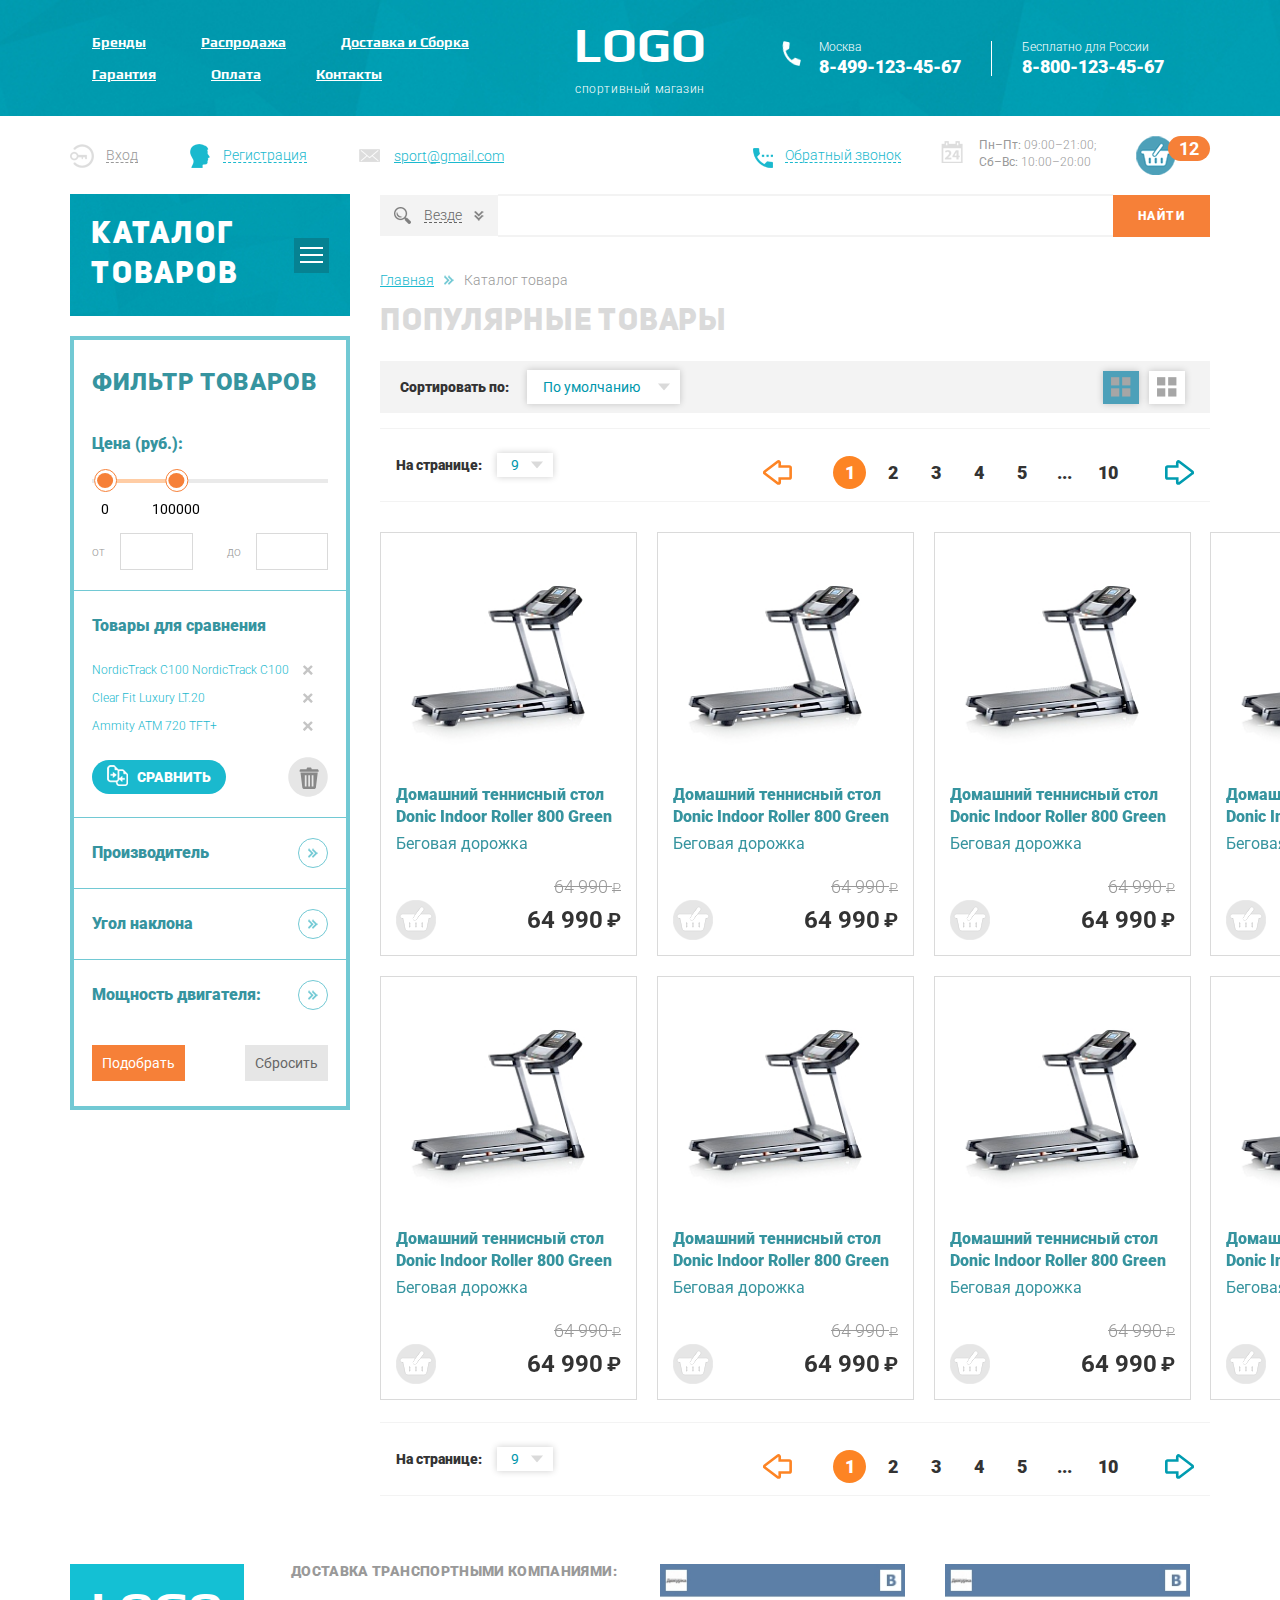
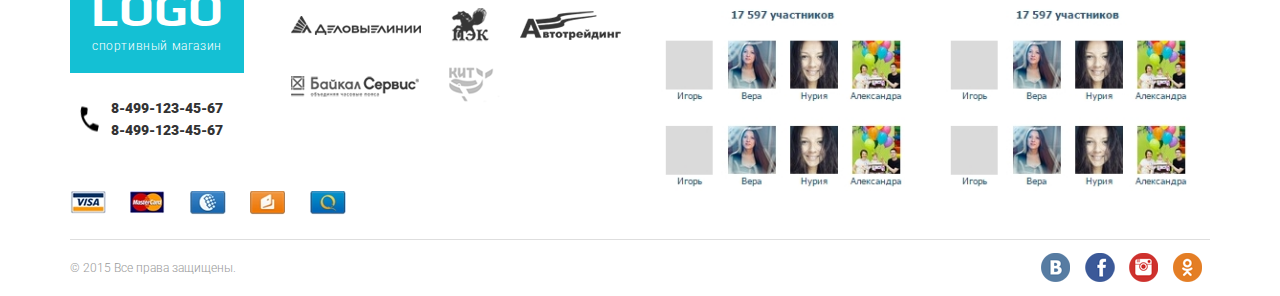
<file: #source/product.html>
<!DOCTYPE html>
<html lang="ru">
  <head>
    <title>Главная</title>
    <meta http-equiv="Content-type" content="text/html;charset=UTF-8" />
    <meta name="format-detection" content="telephone=no" />
    <meta http-equiv="X-UA-Compatible" content="IE=edge" />
    <link
      rel="stylesheet"
      href="https://unpkg.com/swiper/swiper-bundle.min.css"
    />
    <link rel="stylesheet" href="../css/style.css" />
    <link rel="shortcut icon" href="favicon.ico" />
    <!-- <meta name="robots" content="noindex, nofollow" /> -->
    <!-- <meta name="viewport" content="width=device-width, initial-scale=1.0" /> -->
    <meta
      name="viewport"
      content="width=device-width, initial-scale=1.0, maximum-scale=1.0, user-scalable=0"
    />
  </head>
  <body>
    <div class="wrapper">
<header class="header">
  <div class="header__top top-header">
    <div class="top-header__container container">
      <div class="top-header__column">
        <div class="top-header__menu menu">
          <div class="menu__icon icon-menu">
            <span></span>
            <span></span>
            <span></span>
          </div>
          <nav class="menu__body">
            <ul class="menu__list">
              <li><a href="#" class="menu__link">Бренды</a></li>
              <li><a href="#" class="menu__link">Распродажа</a></li>
              <li><a href="#" class="menu__link">Доставка и Сборка</a></li>
              <li><a href="#" class="menu__link">Гарантия</a></li>
              <li><a href="#" class="menu__link">Оплата</a></li>
              <li><a href="#" class="menu__link">Контакты</a></li>
            </ul>
          </nav>
        </div>
      </div>
      <div class="top-header__column top-header__column_logo">
        <a href="#" class="top-header__logo">
          <span>Logo</span>
          <span>Спортивный магазин</span>
        </a>
      </div>
      <div class="top-header__column">
        <div class="top-header__contacts contacts-header">
          <div class="contacts-header__column">
            <div
              class="contacts-header__item contacts-header__item_phone item-contacts"
            >
              <div class="item-contacts__label">Москва</div>
              <a href="tel:88001234567" class="item-contacts__phone"
                >8-499-123-45-67</a
              >
            </div>
          </div>
          <div class="contacts-header__column">
            <div class="contacts-header__item item-contacts">
              <div class="item-contacts__label">Бесплатно для России</div>
              <a href="tel:88001234567" class="item-contacts__phone"
                >8-800-123-45-67</a
              >
            </div>
          </div>
        </div>
      </div>
    </div>
  </div>
  <div class="header__bottom bottom-header">
    <div class="bottom-header__container container">
      <div class="bottom-header__content">
        <div class="bottom-header__column">
          <ul
            data-move=".menu__body,670,1"
            class="bottom-header__actions actions-header"
          >
            <li>
              <a href="#" class="actions-header__enter"><span>Вход</span></a>
            </li>
            <li>
              <a href="#" class="actions-header__reg"
                ><span>Регистрация</span></a
              >
            </li>
            <li>
              <a href="mailto:sport@gmail.com" class="actions-header__mail"
                ><span>sport@gmail.com</span></a
              >
            </li>
          </ul>
        </div>
        <div class="bottom-header__column">
          <div
            data-move=".menu__body,670,2"
            class="bottom-header__info info-header"
          >
            <div class="info-header__column">
              <a href="#" class="info-header__callback"
                ><span>Обратный звонок</span></a
              >
            </div>
            <div class="info-header__column">
              <a href="#" class="info-header__schedule">
                <p><span>Пн–Пт:</span> 09:00–21:00;</p>
                <p><span>Cб–Вс:</span> 10:00–20:00</p>
              </a>
            </div>
            <div class="info-header__column">
              <a href="#" class="info-header__cart ibg">
                <img src="../images/FirstPage/header/cart.png" alt="" />
                <span>12</span>
              </a>
            </div>
          </div>
        </div>
      </div>
    </div>
  </div>
</header>
<section class="intro">
  <div class="intro__container container">
    <aside class="intro__side">
      <nav class="intro__menu menu-intro">
        <div class="menu-intro__main">
          <div class="menu-intro__header">
            <div class="menu-intro__title">Каталог товаров</div>
            <div class="menu-intro__icon icon-menu icon-menu_intro">
              <span></span>
              <span></span>
              <span></span>
            </div>
          </div>
          <div class="menu-intro__body">
            <ul class="menu-intro__list">
              <li class="menu-intro__link-parrent">
                <a href="#" class="menu-intro__link">Беговые дорожки</a>
                <div class="menu-intro__submenu submenu-intro">
                  <div class="submenu-intro__item">
                    <ul class="submenu-intro__navigation">
                      <li>
                        <a href="#" class="submenu-intro__link"> Всепогодный</a>
                      </li>
                      <li>
                        <a href="#" class="submenu-intro__link"
                          >Для помещений</a
                        >
                      </li>
                      <li>
                        <a href="#" class="submenu-intro__link"
                          >Профессиональный</a
                        >
                      </li>
                      <li>
                        <a href="#" class="submenu-intro__link">Любительский</a>
                      </li>
                    </ul>

                    <div class="submenu-intro__product">
                      <div class="item-product item-product_submenu">
                        <div class="item-product__lables">
                          <div
                            class="item-product__label item-product__label_day"
                          >
                            Новинка_0
                          </div>
                        </div>
                        <a href="#" class="item-product__image ibg">
                          <img
                            src="../images/FirstPage/intro/good_01.jpg"
                            alt=""
                          />
                        </a>
                        <a href="#" class="item-product__name"
                          >Домашний теннисный стол Donic Indoor Roller 800
                          Green</a
                        >
                        <div class="item-product__footer">
                          <div class="item-product__old-price">
                            64 990 <span>&#8381;</span>
                          </div>
                          <div class="item-product__bottom">
                            <div class="item-product__add ibg">
                              <img
                                src="../images/FirstPage/intro/gray_cart.png"
                                alt=""
                              />
                            </div>
                            <div class="item-product__price">
                              64 990 <span>&#8381;</span>
                            </div>
                          </div>
                        </div>
                      </div>
                    </div>
                  </div>
                </div>
              </li>
              <li class="menu-intro__link-parrent">
                <a href="#" class="menu-intro__link">Эллиптические тренажеры</a>
                <div class="menu-intro__submenu submenu-intro">
                  <div class="submenu-intro__item">
                    <ul class="submenu-intro__navigation">
                      <li>
                        <a href="#" class="submenu-intro__link"> Всепогодный</a>
                      </li>
                      <li>
                        <a href="#" class="submenu-intro__link"
                          >Для помещений</a
                        >
                      </li>
                      <li>
                        <a href="#" class="submenu-intro__link"
                          >Профессиональный</a
                        >
                      </li>
                      <li>
                        <a href="#" class="submenu-intro__link">Любительский</a>
                      </li>
                    </ul>

                    <div class="submenu-intro__product">
                      <div class="item-product item-product_submenu">
                        <div class="item-product__lables">
                          <div
                            class="item-product__label item-product__label_day"
                          >
                            Новинка_1
                          </div>
                        </div>
                        <a href="#" class="item-product__image ibg">
                          <img
                            src="../images/FirstPage/intro/good_01.jpg"
                            alt=""
                          />
                        </a>
                        <a href="#" class="item-product__name"
                          >Домашний теннисный стол Donic Indoor Roller 800
                          Green</a
                        >
                        <div class="item-product__footer">
                          <div class="item-product__old-price">
                            64 990 <span>&#8381;</span>
                          </div>
                          <div class="item-product__bottom">
                            <div class="item-product__add ibg">
                              <img
                                src="../images/FirstPage/intro/gray_cart.png"
                                alt=""
                              />
                            </div>
                            <div class="item-product__price">
                              64 990 <span>&#8381;</span>
                            </div>
                          </div>
                        </div>
                      </div>
                    </div>
                  </div>
                </div>
              </li>
              <li>
                <a href="#" class="menu-intro__link">Велотренажеры</a>
              </li>
              <li>
                <a href="#" class="menu-intro__link">Гребные тренажеры</a>
              </li>
              <li>
                <a href="#" class="menu-intro__link">Вибромассажеры</a>
              </li>
              <li>
                <a href="#" class="menu-intro__link">Теннисные столы</a>
              </li>
              <li class="menu-intro__link-parrent">
                <a href="#" class="menu-intro__link">Баскетбол</a>
                <div class="menu-intro__submenu submenu-intro">
                  <div class="submenu-intro__item">
                    <ul class="submenu-intro__navigation">
                      <li>
                        <a href="#" class="submenu-intro__link"> Всепогодный</a>
                      </li>
                      <li>
                        <a href="#" class="submenu-intro__link"
                          >Для помещений</a
                        >
                      </li>
                      <li>
                        <a href="#" class="submenu-intro__link"
                          >Профессиональный</a
                        >
                      </li>
                      <li>
                        <a href="#" class="submenu-intro__link">Любительский</a>
                      </li>
                    </ul>

                    <div class="submenu-intro__product">
                      <div class="item-product item-product_submenu">
                        <div class="item-product__lables">
                          <div
                            class="item-product__label item-product__label_day"
                          >
                            Новинка_2
                          </div>
                        </div>
                        <a href="#" class="item-product__image ibg">
                          <img
                            src="../images/FirstPage/intro/good_01.jpg"
                            alt=""
                          />
                        </a>
                        <a href="#" class="item-product__name"
                          >Домашний теннисный стол Donic Indoor Roller 800
                          Green</a
                        >
                        <div class="item-product__footer">
                          <div class="item-product__old-price">
                            64 990 <span>&#8381;</span>
                          </div>
                          <div class="item-product__bottom">
                            <div class="item-product__add ibg">
                              <img
                                src="../images/FirstPage/intro/gray_cart.png"
                                alt=""
                              />
                            </div>
                            <div class="item-product__price">
                              64 990 <span>&#8381;</span>
                            </div>
                          </div>
                        </div>
                      </div>
                    </div>
                  </div>
                </div>
              </li>
              <li class="menu-intro__link-parrent">
                <a href="#" class="menu-intro__link">Массажные кресла</a>
                <div class="menu-intro__submenu submenu-intro">
                  <div class="submenu-intro__item">
                    <ul class="submenu-intro__navigation">
                      <li>
                        <a href="#" class="submenu-intro__link"> Всепогодный</a>
                      </li>
                      <li>
                        <a href="#" class="submenu-intro__link"
                          >Для помещений</a
                        >
                      </li>
                      <li>
                        <a href="#" class="submenu-intro__link"
                          >Профессиональный</a
                        >
                      </li>
                      <li>
                        <a href="#" class="submenu-intro__link">Любительский</a>
                      </li>
                    </ul>

                    <div class="submenu-intro__product">
                      <div class="item-product item-product_submenu">
                        <div class="item-product__lables">
                          <div
                            class="item-product__label item-product__label_day"
                          >
                            Новинка_3
                          </div>
                        </div>
                        <a href="#" class="item-product__image ibg">
                          <img
                            src="../images/FirstPage/intro/good_01.jpg"
                            alt=""
                          />
                        </a>
                        <a href="#" class="item-product__name"
                          >Домашний теннисный стол Donic Indoor Roller 800
                          Green</a
                        >
                        <div class="item-product__footer">
                          <div class="item-product__old-price">
                            64 990 <span>&#8381;</span>
                          </div>
                          <div class="item-product__bottom">
                            <a href="#" class="item-product__add ibg">
                              <img
                                src="../images/FirstPage/intro/gray_cart.png"
                                alt=""
                              />
                            </a>
                            <div class="item-product__price">
                              64 990 <span>&#8381;</span>
                            </div>
                          </div>
                        </div>
                      </div>
                    </div>
                  </div>
                </div>
              </li>
              <li>
                <a href="#" class="menu-intro__link">Массажные столы </a>
              </li>
              <li>
                <a href="#" class="menu-intro__link">Силовые тренажеры</a>
              </li>
              <li class="menu-intro__link-parrent">
                <a href="#" class="menu-intro__link">Батуты</a>
                <div class="menu-intro__submenu submenu-intro">
                  <div class="submenu-intro__item">
                    <ul class="submenu-intro__navigation">
                      <li>
                        <a href="#" class="submenu-intro__link"> Всепогодный</a>
                      </li>
                      <li>
                        <a href="#" class="submenu-intro__link"
                          >Для помещений</a
                        >
                      </li>
                      <li>
                        <a href="#" class="submenu-intro__link"
                          >Профессиональный</a
                        >
                      </li>
                      <li>
                        <a href="#" class="submenu-intro__link">Любительский</a>
                      </li>
                    </ul>

                    <div class="submenu-intro__product">
                      <div class="item-product item-product_submenu">
                        <div class="item-product__lables">
                          <div
                            class="item-product__label item-product__label_day"
                          >
                            Новинка_4
                          </div>
                        </div>
                        <a href="#" class="item-product__image ibg">
                          <img
                            src="../images/FirstPage/intro/good_01.jpg"
                            alt=""
                          />
                        </a>
                        <a href="#" class="item-product__name"
                          >Домашний теннисный стол Donic Indoor Roller 800
                          Green</a
                        >
                        <div class="item-product__footer">
                          <div class="item-product__old-price">
                            64 990 <span>&#8381;</span>
                          </div>
                          <div class="item-product__bottom">
                            <a href="#" class="item-product__add ibg">
                              <img
                                src="../images/FirstPage/intro/gray_cart.png"
                                alt=""
                              />
                            </a>
                            <div class="item-product__price">
                              64 990 <span>&#8381;</span>
                            </div>
                          </div>
                        </div>
                      </div>
                    </div>
                  </div>
                </div>
              </li>
              <li>
                <a href="#" class="menu-intro__link">Детские городки</a>
              </li>
              <li>
                <a href="#" class="menu-intro__link">Дачная мебель</a>
              </li>
              <li>
                <a href="#" class="menu-intro__link"
                  >Уличные спортивные комплексы</a
                >
              </li>
              <li>
                <a href="#" class="menu-intro__link">Аксессуары</a>
              </li>
            </ul>
          </div>
        </div>
      </nav>

      <form action="/" class="filter">
        <div class="filter__top">
          <h2 class="filter__title">Фильтр товаров</h2>
        </div>
        <div class="filter__body">
          <div class="filter__content">
            <div class="filter__section section-filter">
              <div class="section-filter__title">Цена (руб.):</div>
              <div class="section-filter__body">
                <div class="price-filter">
                  <div class="price-filter__slider"></div>
                  <div class="price-filter__values values-filter-slider">
                    <div class="values-filter-slider__column">
                      <div class="values-filter-slider__label">от</div>
                      <div class="values-filter-slider__input">
                        <input type="text" class="input" id="price-start" />
                      </div>
                    </div>
                    <div class="values-filter-slider__column">
                      <div class="values-filter-slider__label">до</div>
                      <div class="values-filter-slider__input">
                        <input type="text" class="input" id="price-end" />
                      </div>
                    </div>
                  </div>
                </div>
              </div>
            </div>
            <div class="filter__section section-filter">
              <div class="section-filter__title">Товары для сравнения</div>
              <div class="section-filter__body">
                <div class="compare-filter">
                  <div class="compare-filter__content">
                    <div class="compare-filter__item">
                      <a href="#" class="compare-filter__name"
                        >NordicTrack C100 NordicTrack C100
                      </a>
                      <a href="#" class="compare-filter__close">
                        <img
                          src="../images/FirstPage/add.icons/close_1.svg"
                          alt=""
                        />
                      </a>
                    </div>
                    <div class="compare-filter__item">
                      <a href="#" class="compare-filter__name">
                        Clear Fit Luxury LT.20
                      </a>
                      <a href="#" class="compare-filter__close">
                        <img
                          src="../images/FirstPage/add.icons/close_1.svg"
                          alt=""
                        />
                      </a>
                    </div>
                    <div class="compare-filter__item">
                      <a href="#" class="compare-filter__name"
                        >Ammity ATM 720 TFT+</a
                      >
                      <a href="#" class="compare-filter__close">
                        <img
                          src="../images/FirstPage/add.icons/close_1.svg"
                          alt=""
                        />
                      </a>
                    </div>
                  </div>
                  <div class="compare-filter__footer">
                    <a href="#" class="compare-filter__button"
                      ><span>Сравнить</span></a
                    >
                    <a href="#" class="compare-filter__delete">
                      <img
                        src="../images/FirstPage/add.icons/delete.svg"
                        alt=""
                      />
                    </a>
                  </div>
                </div>
              </div>
            </div>
            <div class="filter__section section-filter">
              <div class="section-filter__title-spoiler">Производитель</div>
              <div class="section-filter__body section-filter__body_spoiler">
                <label class="section-filter__checkbox checkbox-filter">
                  <input type="checkbox" class="checkbox-filter__input" />
                  <span class="checkbox-filter__text">Сlear-fit</span>
                </label>
                <label class="section-filter__checkbox checkbox-filter">
                  <input type="checkbox" class="checkbox-filter__input" />
                  <span class="checkbox-filter__text">Diadora</span>
                </label>
                <label class="section-filter__checkbox checkbox-filter">
                  <input type="checkbox" class="checkbox-filter__input" />
                  <span class="checkbox-filter__text">Hasttings</span>
                </label>
                <label class="section-filter__checkbox checkbox-filter">
                  <input type="checkbox" class="checkbox-filter__input" />
                  <span class="checkbox-filter__text">Carbon-fitness</span>
                </label>
                <label class="section-filter__checkbox checkbox-filter">
                  <input type="checkbox" class="checkbox-filter__input" />
                  <span class="checkbox-filter__text">Nordic Track</span>
                </label>
              </div>
            </div>
            <div class="filter__section section-filter">
              <div class="section-filter__title-spoiler">Угол наклона</div>
              <div class="section-filter__body section-filter__body_spoiler">
                <label class="section-filter__checkbox checkbox-filter">
                  <input type="checkbox" class="checkbox-filter__input" />
                  <span class="checkbox-filter__text">Нет регулировки</span>
                </label>
                <label class="section-filter__checkbox checkbox-filter">
                  <input type="checkbox" class="checkbox-filter__input" />
                  <span class="checkbox-filter__text">механическая</span>
                </label>
                <label class="section-filter__checkbox checkbox-filter">
                  <input type="checkbox" class="checkbox-filter__input" />
                  <span class="checkbox-filter__text">электронная</span>
                </label>
              </div>
            </div>
            <div class="filter__section section-filter">
              <div class="section-filter__title-spoiler">
                Мощность двигателя:
              </div>
              <div class="section-filter__body section-filter__body_spoiler">
                <label class="section-filter__checkbox checkbox-filter">
                  <input type="checkbox" class="checkbox-filter__input" />
                  <span class="checkbox-filter__text">12</span>
                </label>
                <label class="section-filter__checkbox checkbox-filter">
                  <input type="checkbox" class="checkbox-filter__input" />
                  <span class="checkbox-filter__text">18</span>
                </label>
                <label class="section-filter__checkbox checkbox-filter">
                  <input type="checkbox" class="checkbox-filter__input" />
                  <span class="checkbox-filter__text">21</span>
                </label>
                <label class="section-filter__checkbox checkbox-filter">
                  <input type="checkbox" class="checkbox-filter__input" />
                  <span class="checkbox-filter__text">25</span>
                </label>
                <label class="section-filter__checkbox checkbox-filter">
                  <input type="checkbox" class="checkbox-filter__input" />
                  <span class="checkbox-filter__text">30</span>
                </label>
              </div>
            </div>
          </div>
          <div class="filter__footer footer-filter">
            <button type="submit" class="footer-filter__btn btn btn_small-o">
              Подобрать
            </button>
            <button type="reset" class="footer-filter__btn btn btn_small-g">
              Cбросить
            </button>
          </div>
        </div>
      </form>
    </aside>
    <div class="intro__content content-intro">
      <div class="content-intro__category">
        <div class="content-intro__top">
          <form action="#" class="intro__search search-intro">
            <div class="search-intro__select">
              <div class="search-intro__title">Везде</div>
              <div class="search-intro__categories categories-intro">
                <div class="categories-intro__row">
                  <div class="categories-intro__column">
                    <ul class="categories-intro__list">
                      <li>
                        <a href="#" class="categories-intro__checkbox checkbox">
                          <input type="checkbox" class="checkbox__input" />
                          <span class="checkbox__text">Беговые дорожки </span>
                        </a>
                      </li>
                      <li>
                        <a
                          href="#"
                          for="#"
                          class="categories-intro__checkbox checkbox"
                        >
                          <input type="checkbox" class="checkbox__input" />
                          <span class="checkbox__text"
                            >Эллиптические тренажеры</span
                          >
                        </a>
                      </li>
                      <li>
                        <a
                          href="#"
                          for="#"
                          class="categories-intro__checkbox checkbox"
                        >
                          <input type="checkbox" class="checkbox__input" />
                          <span class="checkbox__text">Велотренажеры</span>
                        </a>
                      </li>
                      <li>
                        <a
                          href="#"
                          for="#"
                          class="categories-intro__checkbox checkbox"
                        >
                          <input type="checkbox" class="checkbox__input" />
                          <span class="checkbox__text">Гребные тренажеры</span>
                        </a>
                      </li>
                      <li>
                        <a
                          href="#"
                          for="#"
                          class="categories-intro__checkbox checkbox"
                        >
                          <input type="checkbox" class="checkbox__input" />
                          <span class="checkbox__text">Вибромассажеры</span>
                        </a>
                      </li>
                    </ul>
                  </div>
                  <div class="categories-intro__column">
                    <ul class="categories-intro__list">
                      <li>
                        <label
                          for="#"
                          class="categories-intro__checkbox checkbox"
                        >
                          <input type="checkbox" class="checkbox__input" />
                          <span class="checkbox__text">Беговые дорожки </span>
                        </label>
                      </li>
                      <li>
                        <label
                          for="#"
                          class="categories-intro__checkbox checkbox"
                        >
                          <input type="checkbox" class="checkbox__input" />
                          <span class="checkbox__text"
                            >Эллиптические тренажеры</span
                          >
                        </label>
                      </li>
                      <li>
                        <label
                          for="#"
                          class="categories-intro__checkbox checkbox"
                        >
                          <input type="checkbox" class="checkbox__input" />
                          <span class="checkbox__text">Велотренажеры</span>
                        </label>
                      </li>
                      <li>
                        <label
                          for="#"
                          class="categories-intro__checkbox checkbox"
                        >
                          <input type="checkbox" class="checkbox__input" />
                          <span class="checkbox__text">Гребные тренажеры</span>
                        </label>
                      </li>
                      <li>
                        <label
                          for="#"
                          class="categories-intro__checkbox checkbox"
                        >
                          <input type="checkbox" class="checkbox__input" />
                          <span class="checkbox__text">Вибромассажеры</span>
                        </label>
                      </li>
                    </ul>
                  </div>
                  <div class="categories-intro__column">
                    <ul class="categories-intro__list">
                      <li>
                        <label
                          for="#"
                          class="categories-intro__checkbox checkbox"
                        >
                          <input type="checkbox" class="checkbox__input" />
                          <span class="checkbox__text">Беговые дорожки </span>
                        </label>
                      </li>
                      <li>
                        <label
                          for="#"
                          class="categories-intro__checkbox checkbox"
                        >
                          <input type="checkbox" class="checkbox__input" />
                          <span class="checkbox__text"
                            >Эллиптические тренажеры</span
                          >
                        </label>
                      </li>
                      <li>
                        <label
                          for="#"
                          class="categories-intro__checkbox checkbox"
                        >
                          <input type="checkbox" class="checkbox__input" />
                          <span class="checkbox__text">Велотренажеры</span>
                        </label>
                      </li>
                      <li>
                        <label
                          for="#"
                          class="categories-intro__checkbox checkbox"
                        >
                          <input type="checkbox" class="checkbox__input" />
                          <span class="checkbox__text">Гребные тренажеры</span>
                        </label>
                      </li>
                      <li>
                        <label
                          for="#"
                          class="categories-intro__checkbox checkbox"
                        >
                          <input type="checkbox" class="checkbox__input" />
                          <span class="checkbox__text">Вибромассажеры</span>
                        </label>
                      </li>
                    </ul>
                  </div>
                </div>
              </div>
            </div>

            <div class="search-intro__input">
              <input type="text" name="search" id="" />
            </div>
            <div class="search-intro__btn">
              <button type="submit" class="btn">Найти</button>
            </div>
          </form>
          <nav class="content-intro__breadcrumbs breadcrumbs">
            <ul class="breadcrumbs__list">
              <li><a href="#" class="breadcrumbs__link">Главная</a></li>
              <li>
                <span href="#" class="breadcrumbs__item">Каталог товара</span>
              </li>
            </ul>
          </nav>
          <div class="content-intro__catalog catalog">
            <h2 class="catalog__title">Популярные товары</h2>
            <div class="catalog__actions actions-catalog">
              <div class="actions-catalog__order order-catalog">
                <div class="order-catalog__label">Сортировать по:</div>
                <div class="order-catalog__select select-catalog">
                  <div class="select-catalog__default">По умолчанию</div>
                  <div class="select-catalog__body">
                    <ul class="select-catalog__list">
                      <li>
                        <a href="#" class="select-catalog__option"
                          >По умолчанию</a
                        >
                      </li>
                      <li>
                        <a href="#" class="select-catalog__option">По цене</a>
                      </li>
                      <li>
                        <a href="#" class="select-catalog__option"
                          >По названию</a
                        >
                      </li>
                    </ul>
                  </div>
                </div>
              </div>
              <div class="order-catalog__view view-catalog">
                <div class="view-catalog__item active">
                  <img
                    src="../images/FirstPage/add.icons/view-grid.svg"
                    alt=""
                  />
                </div>
                <div class="view-catalog__item">
                  <img
                    src="../images/FirstPage/add.icons/view-grid.svg"
                    alt=""
                  />
                </div>
              </div>
            </div>
            <div class="catalog__navigation navigation-catalog">
              <div class="navigation-catalog__order order-navigation-catalog">
                <div class="order-navigation-catalog__label">На странице:</div>
                <div
                  class="order-navigation-catalog__select select-catalog select-catalog_nav"
                >
                  <div class="select-catalog__default">9</div>
                  <div class="select-catalog__body select-catalog__body_nav">
                    <ul class="select-catalog__list">
                      <li>
                        <a href="#" class="select-catalog__option">12</a>
                      </li>
                      <li>
                        <a href="#" class="select-catalog__option">1000</a>
                      </li>
                      <li>
                        <a href="#" class="select-catalog__option">9</a>
                      </li>
                      <li>
                        <a href="#" class="select-catalog__option">32</a>
                      </li>
                      <li>
                        <a href="#" class="select-catalog__option">51</a>
                      </li>
                    </ul>
                  </div>
                </div>
              </div>
              <div
                class="order-navigation-catalog__pagination pagination-catalog"
              >
                <a
                  href="#"
                  class="pagination-catalog__arrow pagination-catalog__arrow_prev ibg"
                >
                  <img
                    src="../images/FirstPage/intro/slide-arrow-prev.svg"
                    alt=""
                  />
                </a>
                <div class="pagination-catalog__body">
                  <ul class="pagination-catalog__list">
                    <li>
                      <a href="#" class="pagination-catalog__link active">1</a>
                    </li>
                    <li><a href="#" class="pagination-catalog__link">2</a></li>
                    <li><a href="#" class="pagination-catalog__link">3</a></li>
                    <li><a href="#" class="pagination-catalog__link">4</a></li>
                    <li><a href="#" class="pagination-catalog__link">5</a></li>
                    <li>
                      <a href="#" class="pagination-catalog__link">...</a>
                    </li>
                    <li><a href="#" class="pagination-catalog__link">10</a></li>
                  </ul>
                </div>
                <a
                  href="#"
                  class="pagination-catalog__arrow pagination-catalog__arrow_next ibg"
                >
                  <img
                    src="../images/FirstPage/intro/slide-arrow-next.svg"
                    alt=""
                  />
                </a>
              </div>
            </div>
          </div>
        </div>
      </div>
      <div class="content-intro__products products-intro">
        <div class="products-intro__main">
          <div class="products-intro__slider">
            <div class="products-intro__slider-container swiper-container">
              <!-- Additional required wrapper -->
              <div class="products-intro__slider-wrapper swiper-wrapper">
                <!-- Slides -->
                <div class="products-intro__slider-slide swiper-slide">
                  <div class="products-intro__content">
                    <div class="products-intro__column">
                      <div class="item-product item-product_goods">
                        <div class="item-product__body">
                          <a
                            href="#"
                            class="item-product__image item-product__image_goods ibg"
                          >
                            <img src="../images/FirstPage/goods/1.jpg" alt="" />
                          </a>
                          <a
                            href="#"
                            class="item-product__name item-product__name_goods"
                            >Домашний теннисный стол Donic Indoor Roller 800
                            Green<span>Беговая дорожка</span></a
                          >
                        </div>

                        <div class="item-product__footer">
                          <div class="item-product__old-price">
                            64 990 <span>&#8381;</span>
                          </div>
                          <div class="item-product__bottom">
                            <a href="#" class="item-product__add ibg">
                              <img
                                src="../images/FirstPage/intro/gray_cart.png"
                                alt=""
                              />
                            </a>
                            <div class="item-product__price">
                              64 990 <span>&#8381;</span>
                            </div>
                          </div>
                        </div>

                        <div class="item-product__info info-products-item">
                          <div class="info-products-item__header">
                            <a href="#" class="info-products-item__name">
                              BH Fitness F1 G6414V
                            </a>
                            <div class="info-products-item__category">
                              Беговая дорожка
                            </div>
                          </div>

                          <div class="info-products-item__description">
                            <div class="info-products-item__description-item">
                              Тип беговой дорожки:
                              <span>Электрическая</span>
                            </div>
                            <div class="info-products-item__description-item">
                              Скорость движения (км/ч):
                              <span>22</span>
                            </div>
                            <div class="info-products-item__description-item">
                              Складывание:
                              <span>Есть</span>
                            </div>
                          </div>
                          <div class="info-products-item__cart">
                            <a href="#">
                              <img
                                src="../images/FirstPage/goods/orange-cart.png"
                                alt=""
                              />
                            </a>
                          </div>
                          <div class="info-products-item__footer">
                            <div class="info-products-item__footer-top">
                              <div class="info-products-item__old-price">
                                64 990 <span>&#8381;</span>
                              </div>
                            </div>
                            <div class="info-products-item__footer-bottom">
                              <div class="info-products-item__labels">
                                <div class="info-products-item__label">
                                  В наличии
                                </div>
                              </div>
                              <div class="info-products-item__new-price">
                                64 990 <span>&#8381;</span>
                              </div>
                            </div>
                          </div>
                        </div>
                      </div>
                    </div>
                    <div class="products-intro__column">
                      <div class="item-product item-product_goods">
                        <div class="item-product__body">
                          <a
                            href="#"
                            class="item-product__image item-product__image_goods ibg"
                          >
                            <img src="../images/FirstPage/goods/1.jpg" alt="" />
                          </a>
                          <a
                            href="#"
                            class="item-product__name item-product__name_goods"
                            >Домашний теннисный стол Donic Indoor Roller 800
                            Green<span>Беговая дорожка</span></a
                          >
                        </div>

                        <div class="item-product__footer">
                          <div class="item-product__old-price">
                            64 990 <span>&#8381;</span>
                          </div>
                          <div class="item-product__bottom">
                            <a href="#" class="item-product__add ibg">
                              <img
                                src="../images/FirstPage/intro/gray_cart.png"
                                alt=""
                              />
                            </a>
                            <div class="item-product__price">
                              64 990 <span>&#8381;</span>
                            </div>
                          </div>
                        </div>

                        <div class="item-product__info info-products-item">
                          <div class="info-products-item__header">
                            <a href="#" class="info-products-item__name">
                              BH Fitness F1 G6414V
                            </a>
                            <div class="info-products-item__category">
                              Беговая дорожка
                            </div>
                          </div>

                          <div class="info-products-item__description">
                            <div class="info-products-item__description-item">
                              Тип беговой дорожки:
                              <span>Электрическая</span>
                            </div>
                            <div class="info-products-item__description-item">
                              Скорость движения (км/ч):
                              <span>22</span>
                            </div>
                            <div class="info-products-item__description-item">
                              Складывание:
                              <span>Есть</span>
                            </div>
                          </div>
                          <div class="info-products-item__cart">
                            <a href="#">
                              <img
                                src="../images/FirstPage/goods/orange-cart.png"
                                alt=""
                              />
                            </a>
                          </div>
                          <div class="info-products-item__footer">
                            <div class="info-products-item__footer-top">
                              <div class="info-products-item__old-price">
                                64 990 <span>&#8381;</span>
                              </div>
                            </div>
                            <div class="info-products-item__footer-bottom">
                              <div class="info-products-item__labels">
                                <div class="info-products-item__label">
                                  В наличии
                                </div>
                              </div>
                              <div class="info-products-item__new-price">
                                64 990 <span>&#8381;</span>
                              </div>
                            </div>
                          </div>
                        </div>
                      </div>
                    </div>
                    <div class="products-intro__column">
                      <div class="item-product item-product_goods">
                        <div class="item-product__body">
                          <a
                            href="#"
                            class="item-product__image item-product__image_goods ibg"
                          >
                            <img src="../images/FirstPage/goods/1.jpg" alt="" />
                          </a>
                          <a
                            href="#"
                            class="item-product__name item-product__name_goods"
                            >Домашний теннисный стол Donic Indoor Roller 800
                            Green<span>Беговая дорожка</span></a
                          >
                        </div>

                        <div class="item-product__footer">
                          <div class="item-product__old-price">
                            64 990 <span>&#8381;</span>
                          </div>
                          <div class="item-product__bottom">
                            <a href="#" class="item-product__add ibg">
                              <img
                                src="../images/FirstPage/intro/gray_cart.png"
                                alt=""
                              />
                            </a>
                            <div class="item-product__price">
                              64 990 <span>&#8381;</span>
                            </div>
                          </div>
                        </div>

                        <div class="item-product__info info-products-item">
                          <div class="info-products-item__header">
                            <a href="#" class="info-products-item__name">
                              BH Fitness F1 G6414V
                            </a>
                            <div class="info-products-item__category">
                              Беговая дорожка
                            </div>
                          </div>

                          <div class="info-products-item__description">
                            <div class="info-products-item__description-item">
                              Тип беговой дорожки:
                              <span>Электрическая</span>
                            </div>
                            <div class="info-products-item__description-item">
                              Скорость движения (км/ч):
                              <span>22</span>
                            </div>
                            <div class="info-products-item__description-item">
                              Складывание:
                              <span>Есть</span>
                            </div>
                          </div>
                          <div class="info-products-item__cart">
                            <a href="#">
                              <img
                                src="../images/FirstPage/goods/orange-cart.png"
                                alt=""
                              />
                            </a>
                          </div>
                          <div class="info-products-item__footer">
                            <div class="info-products-item__footer-top">
                              <div class="info-products-item__old-price">
                                64 990 <span>&#8381;</span>
                              </div>
                            </div>
                            <div class="info-products-item__footer-bottom">
                              <div class="info-products-item__labels">
                                <div class="info-products-item__label">
                                  В наличии
                                </div>
                              </div>
                              <div class="info-products-item__new-price">
                                64 990 <span>&#8381;</span>
                              </div>
                            </div>
                          </div>
                        </div>
                      </div>
                    </div>
                    <div class="products-intro__column">
                      <div class="item-product item-product_goods">
                        <div class="item-product__body">
                          <a
                            href="#"
                            class="item-product__image item-product__image_goods ibg"
                          >
                            <img src="../images/FirstPage/goods/1.jpg" alt="" />
                          </a>
                          <a
                            href="#"
                            class="item-product__name item-product__name_goods"
                            >Домашний теннисный стол Donic Indoor Roller 800
                            Green<span>Беговая дорожка</span></a
                          >
                        </div>

                        <div class="item-product__footer">
                          <div class="item-product__old-price">
                            64 990 <span>&#8381;</span>
                          </div>
                          <div class="item-product__bottom">
                            <a href="#" class="item-product__add ibg">
                              <img
                                src="../images/FirstPage/intro/gray_cart.png"
                                alt=""
                              />
                            </a>
                            <div class="item-product__price">
                              64 990 <span>&#8381;</span>
                            </div>
                          </div>
                        </div>

                        <div class="item-product__info info-products-item">
                          <div class="info-products-item__header">
                            <a href="#" class="info-products-item__name">
                              BH Fitness F1 G6414V
                            </a>
                            <div class="info-products-item__category">
                              Беговая дорожка
                            </div>
                          </div>

                          <div class="info-products-item__description">
                            <div class="info-products-item__description-item">
                              Тип беговой дорожки:
                              <span>Электрическая</span>
                            </div>
                            <div class="info-products-item__description-item">
                              Скорость движения (км/ч):
                              <span>22</span>
                            </div>
                            <div class="info-products-item__description-item">
                              Складывание:
                              <span>Есть</span>
                            </div>
                          </div>
                          <div class="info-products-item__cart">
                            <a href="#">
                              <img
                                src="../images/FirstPage/goods/orange-cart.png"
                                alt=""
                              />
                            </a>
                          </div>
                          <div class="info-products-item__footer">
                            <div class="info-products-item__footer-top">
                              <div class="info-products-item__old-price">
                                64 990 <span>&#8381;</span>
                              </div>
                            </div>
                            <div class="info-products-item__footer-bottom">
                              <div class="info-products-item__labels">
                                <div class="info-products-item__label">
                                  В наличии
                                </div>
                              </div>
                              <div class="info-products-item__new-price">
                                64 990 <span>&#8381;</span>
                              </div>
                            </div>
                          </div>
                        </div>
                      </div>
                    </div>
                    <div class="products-intro__column">
                      <div class="item-product item-product_goods">
                        <div class="item-product__body">
                          <a
                            href="#"
                            class="item-product__image item-product__image_goods ibg"
                          >
                            <img src="../images/FirstPage/goods/1.jpg" alt="" />
                          </a>
                          <a
                            href="#"
                            class="item-product__name item-product__name_goods"
                            >Домашний теннисный стол Donic Indoor Roller 800
                            Green<span>Беговая дорожка</span></a
                          >
                        </div>

                        <div class="item-product__footer">
                          <div class="item-product__old-price">
                            64 990 <span>&#8381;</span>
                          </div>
                          <div class="item-product__bottom">
                            <a href="#" class="item-product__add ibg">
                              <img
                                src="../images/FirstPage/intro/gray_cart.png"
                                alt=""
                              />
                            </a>
                            <div class="item-product__price">
                              64 990 <span>&#8381;</span>
                            </div>
                          </div>
                        </div>

                        <div class="item-product__info info-products-item">
                          <div class="info-products-item__header">
                            <a href="#" class="info-products-item__name">
                              BH Fitness F1 G6414V
                            </a>
                            <div class="info-products-item__category">
                              Беговая дорожка
                            </div>
                          </div>

                          <div class="info-products-item__description">
                            <div class="info-products-item__description-item">
                              Тип беговой дорожки:
                              <span>Электрическая</span>
                            </div>
                            <div class="info-products-item__description-item">
                              Скорость движения (км/ч):
                              <span>22</span>
                            </div>
                            <div class="info-products-item__description-item">
                              Складывание:
                              <span>Есть</span>
                            </div>
                          </div>
                          <div class="info-products-item__cart">
                            <a href="#">
                              <img
                                src="../images/FirstPage/goods/orange-cart.png"
                                alt=""
                              />
                            </a>
                          </div>
                          <div class="info-products-item__footer">
                            <div class="info-products-item__footer-top">
                              <div class="info-products-item__old-price">
                                64 990 <span>&#8381;</span>
                              </div>
                            </div>
                            <div class="info-products-item__footer-bottom">
                              <div class="info-products-item__labels">
                                <div class="info-products-item__label">
                                  В наличии
                                </div>
                              </div>
                              <div class="info-products-item__new-price">
                                64 990 <span>&#8381;</span>
                              </div>
                            </div>
                          </div>
                        </div>
                      </div>
                    </div>
                    <div class="products-intro__column">
                      <div class="item-product item-product_goods">
                        <div class="item-product__body">
                          <a
                            href="#"
                            class="item-product__image item-product__image_goods ibg"
                          >
                            <img src="../images/FirstPage/goods/1.jpg" alt="" />
                          </a>
                          <a
                            href="#"
                            class="item-product__name item-product__name_goods"
                            >Домашний теннисный стол Donic Indoor Roller 800
                            Green<span>Беговая дорожка</span></a
                          >
                        </div>

                        <div class="item-product__footer">
                          <div class="item-product__old-price">
                            64 990 <span>&#8381;</span>
                          </div>
                          <div class="item-product__bottom">
                            <a href="#" class="item-product__add ibg">
                              <img
                                src="../images/FirstPage/intro/gray_cart.png"
                                alt=""
                              />
                            </a>
                            <div class="item-product__price">
                              64 990 <span>&#8381;</span>
                            </div>
                          </div>
                        </div>

                        <div class="item-product__info info-products-item">
                          <div class="info-products-item__header">
                            <a href="#" class="info-products-item__name">
                              BH Fitness F1 G6414V
                            </a>
                            <div class="info-products-item__category">
                              Беговая дорожка
                            </div>
                          </div>

                          <div class="info-products-item__description">
                            <div class="info-products-item__description-item">
                              Тип беговой дорожки:
                              <span>Электрическая</span>
                            </div>
                            <div class="info-products-item__description-item">
                              Скорость движения (км/ч):
                              <span>22</span>
                            </div>
                            <div class="info-products-item__description-item">
                              Складывание:
                              <span>Есть</span>
                            </div>
                          </div>
                          <div class="info-products-item__cart">
                            <a href="#">
                              <img
                                src="../images/FirstPage/goods/orange-cart.png"
                                alt=""
                              />
                            </a>
                          </div>
                          <div class="info-products-item__footer">
                            <div class="info-products-item__footer-top">
                              <div class="info-products-item__old-price">
                                64 990 <span>&#8381;</span>
                              </div>
                            </div>
                            <div class="info-products-item__footer-bottom">
                              <div class="info-products-item__labels">
                                <div class="info-products-item__label">
                                  В наличии
                                </div>
                              </div>
                              <div class="info-products-item__new-price">
                                64 990 <span>&#8381;</span>
                              </div>
                            </div>
                          </div>
                        </div>
                      </div>
                    </div>
                  </div>
                </div>
                <div class="products-intro__slider-slide swiper-slide">
                  <div class="products-intro__content">
                    <div class="products-intro__column">
                      <div class="item-product item-product_goods">
                        <div class="item-product__body">
                          <a
                            href="#"
                            class="item-product__image item-product__image_goods ibg"
                          >
                            <img src="../images/FirstPage/goods/1.jpg" alt="" />
                          </a>
                          <a
                            href="#"
                            class="item-product__name item-product__name_goods"
                            >Домашний теннисный стол Donic Indoor Roller 800
                            Green<span>Беговая дорожка</span></a
                          >
                        </div>

                        <div class="item-product__footer">
                          <div class="item-product__old-price">
                            64 990 <span>&#8381;</span>
                          </div>
                          <div class="item-product__bottom">
                            <a href="#" class="item-product__add ibg">
                              <img
                                src="../images/FirstPage/intro/gray_cart.png"
                                alt=""
                              />
                            </a>
                            <div class="item-product__price">
                              64 990 <span>&#8381;</span>
                            </div>
                          </div>
                        </div>

                        <div class="item-product__info info-products-item">
                          <div class="info-products-item__header">
                            <a href="#" class="info-products-item__name">
                              BH Fitness F1 G6414V
                            </a>
                            <div class="info-products-item__category">
                              Беговая дорожка
                            </div>
                          </div>

                          <div class="info-products-item__description">
                            <div class="info-products-item__description-item">
                              Тип беговой дорожки:
                              <span>Электрическая</span>
                            </div>
                            <div class="info-products-item__description-item">
                              Скорость движения (км/ч):
                              <span>22</span>
                            </div>
                            <div class="info-products-item__description-item">
                              Складывание:
                              <span>Есть</span>
                            </div>
                          </div>
                          <div class="info-products-item__cart">
                            <a href="#">
                              <img
                                src="../images/FirstPage/goods/orange-cart.png"
                                alt=""
                              />
                            </a>
                          </div>
                          <div class="info-products-item__footer">
                            <div class="info-products-item__footer-top">
                              <div class="info-products-item__old-price">
                                64 990 <span>&#8381;</span>
                              </div>
                            </div>
                            <div class="info-products-item__footer-bottom">
                              <div class="info-products-item__labels">
                                <div class="info-products-item__label">
                                  В наличии
                                </div>
                              </div>
                              <div class="info-products-item__new-price">
                                64 990 <span>&#8381;</span>
                              </div>
                            </div>
                          </div>
                        </div>
                      </div>
                    </div>
                    <div class="products-intro__column">
                      <div class="item-product item-product_goods">
                        <div class="item-product__body">
                          <a
                            href="#"
                            class="item-product__image item-product__image_goods ibg"
                          >
                            <img src="../images/FirstPage/goods/1.jpg" alt="" />
                          </a>
                          <a
                            href="#"
                            class="item-product__name item-product__name_goods"
                            >Домашний теннисный стол Donic Indoor Roller 800
                            Green<span>Беговая дорожка</span></a
                          >
                        </div>

                        <div class="item-product__footer">
                          <div class="item-product__old-price">
                            64 990 <span>&#8381;</span>
                          </div>
                          <div class="item-product__bottom">
                            <a href="#" class="item-product__add ibg">
                              <img
                                src="../images/FirstPage/intro/gray_cart.png"
                                alt=""
                              />
                            </a>
                            <div class="item-product__price">
                              64 990 <span>&#8381;</span>
                            </div>
                          </div>
                        </div>

                        <div class="item-product__info info-products-item">
                          <div class="info-products-item__header">
                            <a href="#" class="info-products-item__name">
                              BH Fitness F1 G6414V
                            </a>
                            <div class="info-products-item__category">
                              Беговая дорожка
                            </div>
                          </div>

                          <div class="info-products-item__description">
                            <div class="info-products-item__description-item">
                              Тип беговой дорожки:
                              <span>Электрическая</span>
                            </div>
                            <div class="info-products-item__description-item">
                              Скорость движения (км/ч):
                              <span>22</span>
                            </div>
                            <div class="info-products-item__description-item">
                              Складывание:
                              <span>Есть</span>
                            </div>
                          </div>
                          <div class="info-products-item__cart">
                            <a href="#">
                              <img
                                src="../images/FirstPage/goods/orange-cart.png"
                                alt=""
                              />
                            </a>
                          </div>
                          <div class="info-products-item__footer">
                            <div class="info-products-item__footer-top">
                              <div class="info-products-item__old-price">
                                64 990 <span>&#8381;</span>
                              </div>
                            </div>
                            <div class="info-products-item__footer-bottom">
                              <div class="info-products-item__labels">
                                <div class="info-products-item__label">
                                  В наличии
                                </div>
                              </div>
                              <div class="info-products-item__new-price">
                                64 990 <span>&#8381;</span>
                              </div>
                            </div>
                          </div>
                        </div>
                      </div>
                    </div>
                    <div class="products-intro__column">
                      <div class="item-product item-product_goods">
                        <div class="item-product__body">
                          <a
                            href="#"
                            class="item-product__image item-product__image_goods ibg"
                          >
                            <img src="../images/FirstPage/goods/1.jpg" alt="" />
                          </a>
                          <a
                            href="#"
                            class="item-product__name item-product__name_goods"
                            >Домашний теннисный стол Donic Indoor Roller 800
                            Green<span>Беговая дорожка</span></a
                          >
                        </div>

                        <div class="item-product__footer">
                          <div class="item-product__old-price">
                            64 990 <span>&#8381;</span>
                          </div>
                          <div class="item-product__bottom">
                            <a href="#" class="item-product__add ibg">
                              <img
                                src="../images/FirstPage/intro/gray_cart.png"
                                alt=""
                              />
                            </a>
                            <div class="item-product__price">
                              64 990 <span>&#8381;</span>
                            </div>
                          </div>
                        </div>

                        <div class="item-product__info info-products-item">
                          <div class="info-products-item__header">
                            <a href="#" class="info-products-item__name">
                              BH Fitness F1 G6414V
                            </a>
                            <div class="info-products-item__category">
                              Беговая дорожка
                            </div>
                          </div>

                          <div class="info-products-item__description">
                            <div class="info-products-item__description-item">
                              Тип беговой дорожки:
                              <span>Электрическая</span>
                            </div>
                            <div class="info-products-item__description-item">
                              Скорость движения (км/ч):
                              <span>22</span>
                            </div>
                            <div class="info-products-item__description-item">
                              Складывание:
                              <span>Есть</span>
                            </div>
                          </div>
                          <div class="info-products-item__cart">
                            <a href="#">
                              <img
                                src="../images/FirstPage/goods/orange-cart.png"
                                alt=""
                              />
                            </a>
                          </div>
                          <div class="info-products-item__footer">
                            <div class="info-products-item__footer-top">
                              <div class="info-products-item__old-price">
                                64 990 <span>&#8381;</span>
                              </div>
                            </div>
                            <div class="info-products-item__footer-bottom">
                              <div class="info-products-item__labels">
                                <div class="info-products-item__label">
                                  В наличии
                                </div>
                              </div>
                              <div class="info-products-item__new-price">
                                64 990 <span>&#8381;</span>
                              </div>
                            </div>
                          </div>
                        </div>
                      </div>
                    </div>
                    <div class="products-intro__column">
                      <div class="item-product item-product_goods">
                        <div class="item-product__body">
                          <a
                            href="#"
                            class="item-product__image item-product__image_goods ibg"
                          >
                            <img src="../images/FirstPage/goods/1.jpg" alt="" />
                          </a>
                          <a
                            href="#"
                            class="item-product__name item-product__name_goods"
                            >Домашний теннисный стол Donic Indoor Roller 800
                            Green<span>Беговая дорожка</span></a
                          >
                        </div>

                        <div class="item-product__footer">
                          <div class="item-product__old-price">
                            64 990 <span>&#8381;</span>
                          </div>
                          <div class="item-product__bottom">
                            <a href="#" class="item-product__add ibg">
                              <img
                                src="../images/FirstPage/intro/gray_cart.png"
                                alt=""
                              />
                            </a>
                            <div class="item-product__price">
                              64 990 <span>&#8381;</span>
                            </div>
                          </div>
                        </div>

                        <div class="item-product__info info-products-item">
                          <div class="info-products-item__header">
                            <a href="#" class="info-products-item__name">
                              BH Fitness F1 G6414V
                            </a>
                            <div class="info-products-item__category">
                              Беговая дорожка
                            </div>
                          </div>

                          <div class="info-products-item__description">
                            <div class="info-products-item__description-item">
                              Тип беговой дорожки:
                              <span>Электрическая</span>
                            </div>
                            <div class="info-products-item__description-item">
                              Скорость движения (км/ч):
                              <span>22</span>
                            </div>
                            <div class="info-products-item__description-item">
                              Складывание:
                              <span>Есть</span>
                            </div>
                          </div>
                          <div class="info-products-item__cart">
                            <a href="#">
                              <img
                                src="../images/FirstPage/goods/orange-cart.png"
                                alt=""
                              />
                            </a>
                          </div>
                          <div class="info-products-item__footer">
                            <div class="info-products-item__footer-top">
                              <div class="info-products-item__old-price">
                                64 990 <span>&#8381;</span>
                              </div>
                            </div>
                            <div class="info-products-item__footer-bottom">
                              <div class="info-products-item__labels">
                                <div class="info-products-item__label">
                                  В наличии
                                </div>
                              </div>
                              <div class="info-products-item__new-price">
                                64 990 <span>&#8381;</span>
                              </div>
                            </div>
                          </div>
                        </div>
                      </div>
                    </div>
                  </div>
                </div>
              </div>
            </div>
          </div>
        </div>
      </div>
      <div class="content-intro__navigation navigation-catalog">
        <div class="navigation-catalog__order order-navigation-catalog">
          <div class="order-navigation-catalog__label">На странице:</div>
          <div
            class="order-navigation-catalog__select select-catalog select-catalog_nav"
          >
            <div class="select-catalog__default">9</div>
            <div class="select-catalog__body select-catalog__body_nav">
              <ul class="select-catalog__list">
                <li>
                  <a href="#" class="select-catalog__option">12</a>
                </li>
                <li>
                  <a href="#" class="select-catalog__option">1000</a>
                </li>
                <li>
                  <a href="#" class="select-catalog__option">9</a>
                </li>
                <li>
                  <a href="#" class="select-catalog__option">32</a>
                </li>
                <li>
                  <a href="#" class="select-catalog__option">51</a>
                </li>
              </ul>
            </div>
          </div>
        </div>
        <div class="order-navigation-catalog__pagination pagination-catalog">
          <a
            href="#"
            class="pagination-catalog__arrow pagination-catalog__arrow_prev ibg"
          >
            <img src="../images/FirstPage/intro/slide-arrow-prev.svg" alt="" />
          </a>
          <div class="pagination-catalog__body">
            <ul class="pagination-catalog__list">
              <li><a href="#" class="pagination-catalog__link active">1</a></li>
              <li><a href="#" class="pagination-catalog__link">2</a></li>
              <li><a href="#" class="pagination-catalog__link">3</a></li>
              <li><a href="#" class="pagination-catalog__link">4</a></li>
              <li><a href="#" class="pagination-catalog__link">5</a></li>
              <li><a href="#" class="pagination-catalog__link">...</a></li>
              <li><a href="#" class="pagination-catalog__link">10</a></li>
            </ul>
          </div>
          <a
            href="#"
            class="pagination-catalog__arrow pagination-catalog__arrow_next ibg"
          >
            <img src="../images/FirstPage/intro/slide-arrow-next.svg" alt="" />
          </a>
        </div>
      </div>
    </div>
  </div>
</section>
<footer class="footer">
  <div class="footer__container container">
    <div class="footer__body">
      <div class="footer__top top-footer">
        <div class="top-footer__column">
          <div class="top-footer__row">
            <div class="top-footer__contacts contacts-footer">
              <div class="contacts-footer__top">
                <div class="contacts-footer__logo">
                  <span>Logo</span>
                  <span>спортивный магазин</span>
                </div>
              </div>
              <div class="contacts-footer__bottom">
                <a href="tel:84991234567" class="contacts-footer__item">
                  8-499-123-45-67
                </a>
                <a href="tel:84991234567" class="contacts-footer__item">
                  8-499-123-45-67
                </a>
              </div>
            </div>
            <div class="top-footer__partners">
              <h3 class="top-footer__title">
                Доставка транспортными компаниями:
              </h3>

              <ul class="top-footer__logos-list">
                <li class="top-footer__logos-item">
                  <img src="../images/FirstPage/footer/logo-1.png" alt="" />
                </li>
                <li class="top-footer__logos-item">
                  <img src="../images/FirstPage/footer/logo-2.png" alt="" />
                </li>
                <li class="top-footer__logos-item">
                  <img src="../images/FirstPage/footer/logo-3.png" alt="" />
                </li>
                <li class="top-footer__logos-item">
                  <img src="../images/FirstPage/footer/logo-4.png" alt="" />
                </li>
                <li class="top-footer__logos-item">
                  <img src="../images/FirstPage/footer/logo-5.png" alt="" />
                </li>
              </ul>
            </div>
          </div>
          <div class="top-footer__row">
            <div class="top-footer__pay pay-footer">
              <div class="pay-footer__list">
                <a href="#" class="pay-footer__item">
                  <img src="../images/FirstPage/footer/pay-1.jpg" alt="" />
                </a>
                <a href="#" class="pay-footer__item">
                  <img src="../images/FirstPage/footer/pay-2.jpg" alt="" />
                </a>
                <a href="#" class="pay-footer__item">
                  <img src="../images/FirstPage/footer/pay-3.jpg" alt="" />
                </a>
                <a href="#" class="pay-footer__item">
                  <img src="../images/FirstPage/footer/pay-4.jpg" alt="" />
                </a>
                <a href="#" class="pay-footer__item">
                  <img src="../images/FirstPage/footer/pay-5.jpg" alt="" />
                </a>
              </div>
            </div>
          </div>
        </div>
        <div class="top-footer__column">
          <div class="top-footer__social">
            <div class="top-footer__social-column">
              <a href="#" class="top-footer__social-item">
                <img src="../images/FirstPage/footer/vk.jpg" alt="" />
              </a>
            </div>
            <div class="top-footer__social-column">
              <a href="#" class="top-footer__social-item">
                <img src="../images/FirstPage/footer/vk.jpg" alt="" />
              </a>
            </div>
          </div>
        </div>
      </div>
      <div class="footer__bottom">
        <div class="footer__bottom-row">
          <div class="footer__copyright">&copy; 2015 Все права защищены.</div>
          <div class="footer__social social-footer">
            <ul class="social-footer__list">
              <li>
                <a href="#" class="social-footer__link"
                  ><img
                    src="../images/FirstPage/footer/social-icon-1.png"
                    alt=""
                /></a>
              </li>
              <li>
                <a href="#" class="social-footer__link"
                  ><img
                    src="../images/FirstPage/footer/social-icon-2.png"
                    alt=""
                /></a>
              </li>
              <li>
                <a href="#" class="social-footer__link"
                  ><img
                    src="../images/FirstPage/footer/social-icon-3.png"
                    alt=""
                /></a>
              </li>
              <li>
                <a href="#" class="social-footer__link"
                  ><img
                    src="../images/FirstPage/footer/social-icon-4.png"
                    alt=""
                /></a>
              </li>
            </ul>
          </div>
        </div>
      </div>
    </div>
  </div>
</footer>
    </div>
  </body>

  <!-- JavaScript -->
  <script src="https://unpkg.com/swiper/swiper-bundle.min.js"></script>
  <script src="https://ajax.googleapis.com/ajax/libs/jquery/3.5.1/jquery.min.js"></script>
  <script src="../js/wNumb.min.js"></script>
  <script src="../js/nouislider.min.js"></script>
  <script src="../js/main.js"></script>
</html>
</file>
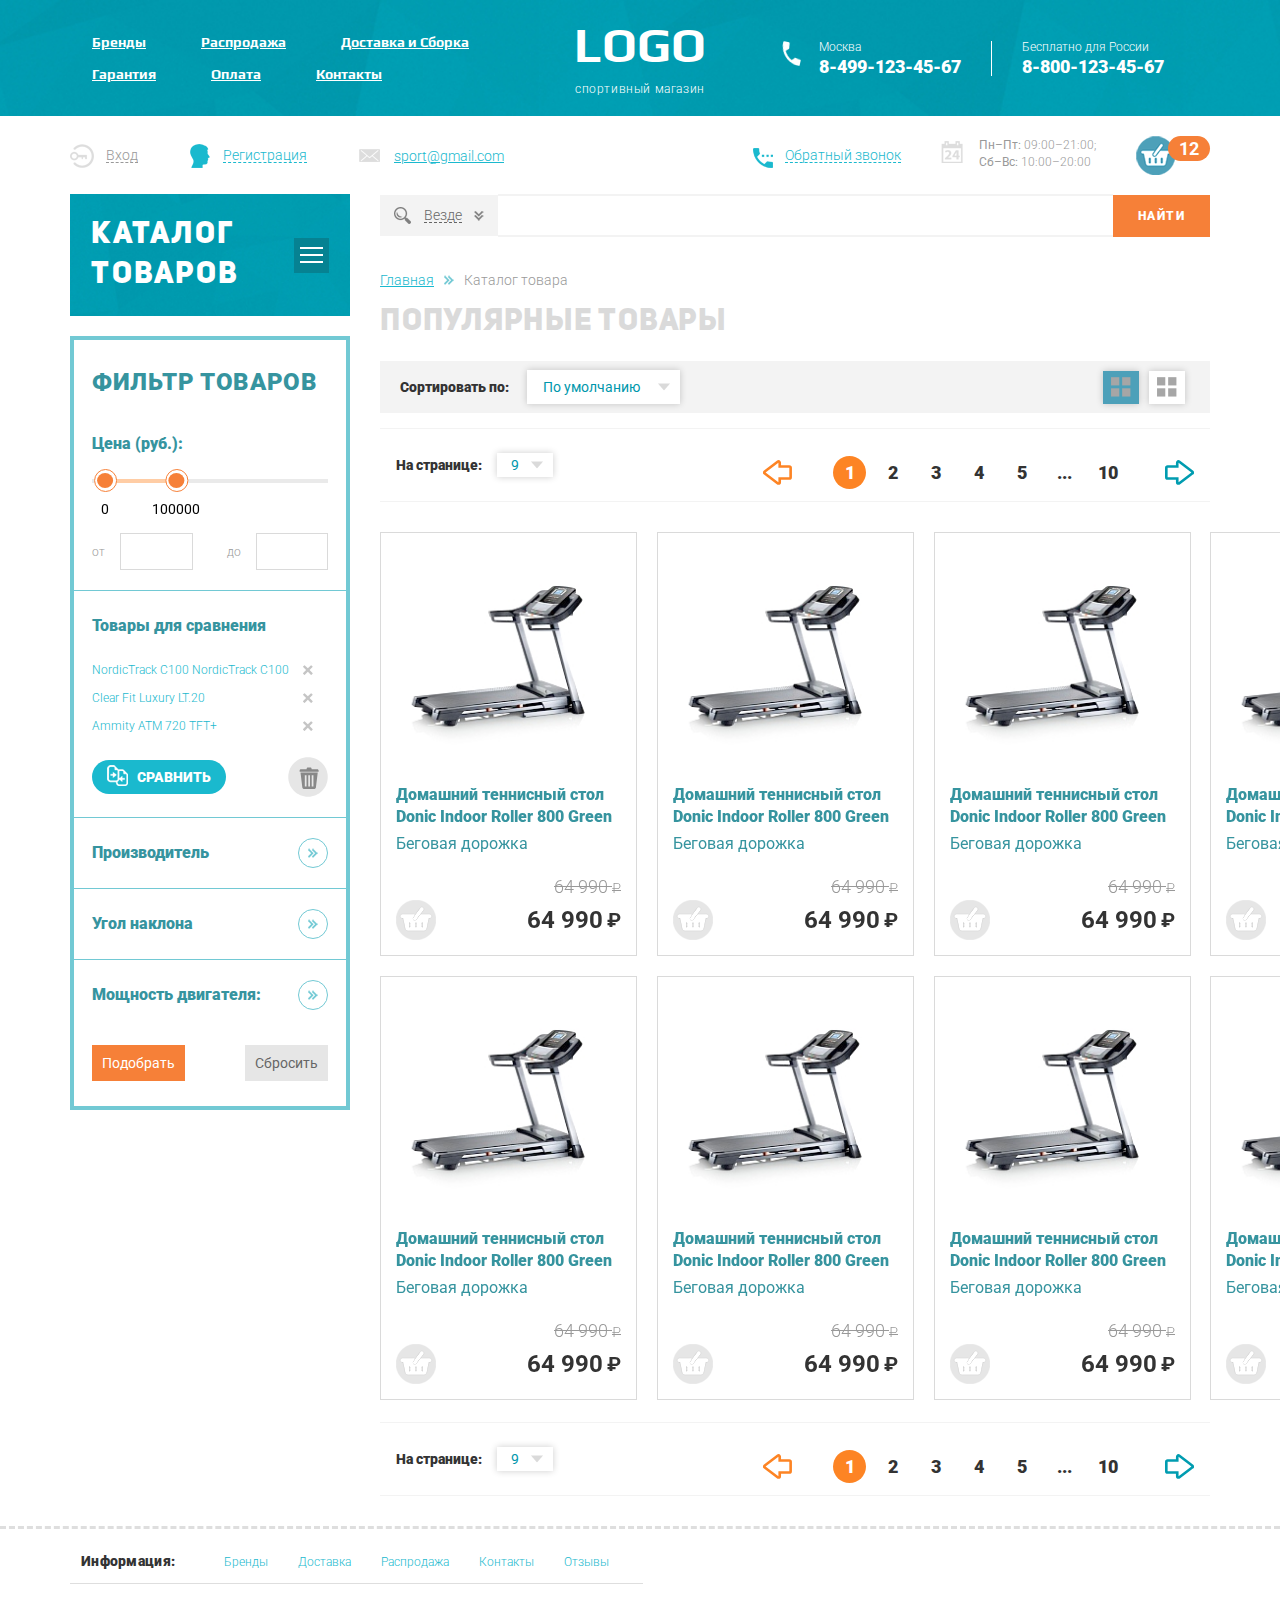
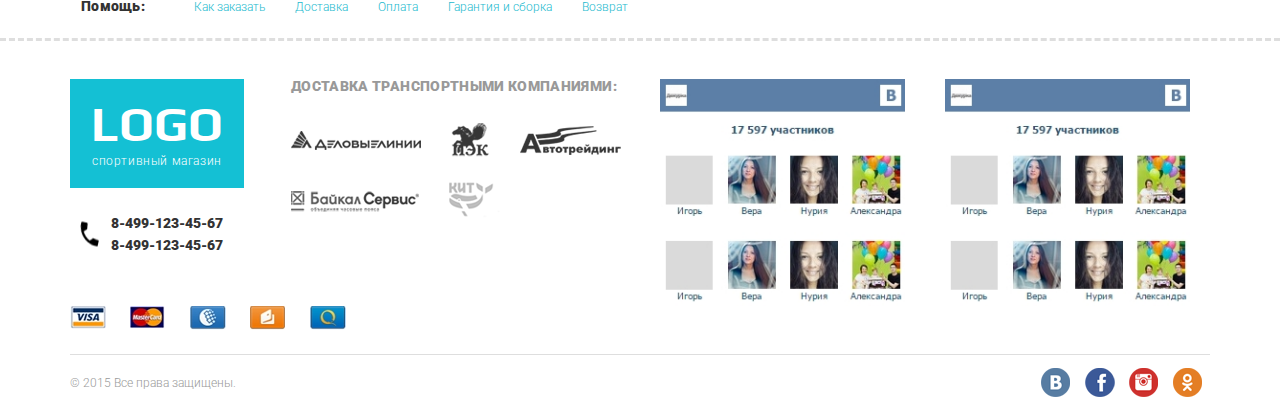
<file: html/category.html>
<!DOCTYPE html>
<html lang="ru">
  <head>
    <title>Категория</title>
    <meta http-equiv="Content-type" content="text/html;charset=UTF-8" />
    <meta name="format-detection" content="telephone=no" />
    <meta http-equiv="X-UA-Compatible" content="IE=edge" />
    <link
      rel="stylesheet"
      href="https://unpkg.com/swiper/swiper-bundle.min.css"
    />
    <link rel="stylesheet" href="../css/style.css" />
    <link rel="shortcut icon" href="favicon.ico" />
    <!-- <meta name="robots" content="noindex, nofollow" /> -->
    <!-- <meta name="viewport" content="width=device-width, initial-scale=1.0" /> -->
    <meta
      name="viewport"
      content="width=device-width, initial-scale=1.0, maximum-scale=1.0, user-scalable=0"
    />
  </head>
  <body>
    <div class="wrapper">
<header class="header">
  <div class="header__top top-header">
    <div class="top-header__container container">
      <div class="top-header__column">
        <div class="top-header__menu menu">
          <div class="menu__icon icon-menu">
            <span></span>
            <span></span>
            <span></span>
          </div>
          <nav class="menu__body">
            <ul class="menu__list">
              <li><a href="#" class="menu__link">Бренды</a></li>
              <li><a href="#" class="menu__link">Распродажа</a></li>
              <li><a href="#" class="menu__link">Доставка и Сборка</a></li>
              <li><a href="#" class="menu__link">Гарантия</a></li>
              <li><a href="#" class="menu__link">Оплата</a></li>
              <li><a href="#" class="menu__link">Контакты</a></li>
            </ul>
          </nav>
        </div>
      </div>
      <div class="top-header__column top-header__column_logo">
        <a href="#" class="top-header__logo">
          <span>Logo</span>
          <span>Спортивный магазин</span>
        </a>
      </div>
      <div class="top-header__column">
        <div class="top-header__contacts contacts-header">
          <div class="contacts-header__column">
            <div
              class="contacts-header__item contacts-header__item_phone item-contacts"
            >
              <div class="item-contacts__label">Москва</div>
              <a href="tel:88001234567" class="item-contacts__phone"
                >8-499-123-45-67</a
              >
            </div>
          </div>
          <div class="contacts-header__column">
            <div class="contacts-header__item item-contacts">
              <div class="item-contacts__label">Бесплатно для России</div>
              <a href="tel:88001234567" class="item-contacts__phone"
                >8-800-123-45-67</a
              >
            </div>
          </div>
        </div>
      </div>
    </div>
  </div>
  <div class="header__bottom bottom-header">
    <div class="bottom-header__container container">
      <div class="bottom-header__content">
        <div class="bottom-header__column">
          <ul
            data-move=".menu__body,670,1"
            class="bottom-header__actions actions-header"
          >
            <li>
              <a href="#" class="actions-header__enter"><span>Вход</span></a>
            </li>
            <li>
              <a href="#" class="actions-header__reg"
                ><span>Регистрация</span></a
              >
            </li>
            <li>
              <a href="mailto:sport@gmail.com" class="actions-header__mail"
                ><span>sport@gmail.com</span></a
              >
            </li>
          </ul>
        </div>
        <div class="bottom-header__column">
          <div
            data-move=".menu__body,670,2"
            class="bottom-header__info info-header"
          >
            <div class="info-header__column">
              <a href="#" class="info-header__callback"
                ><span>Обратный звонок</span></a
              >
            </div>
            <div class="info-header__column">
              <a href="#" class="info-header__schedule">
                <p><span>Пн–Пт:</span> 09:00–21:00;</p>
                <p><span>Cб–Вс:</span> 10:00–20:00</p>
              </a>
            </div>
            <div class="info-header__column">
              <a href="#" class="info-header__cart ibg">
                <img src="../images/FirstPage/header/cart.png" alt="" />
                <span>12</span>
              </a>
            </div>
          </div>
        </div>
      </div>
    </div>
  </div>
</header>
<section class="intro">
  <div class="intro__container container">
    <aside class="intro__side">
      <nav class="intro__menu menu-intro">
        <div class="menu-intro__main">
          <div class="menu-intro__header">
            <h2 class="menu-intro__title">Каталог товаров</h2>
            <div class="menu-intro__icon icon-menu icon-menu_intro">
              <span></span>
              <span></span>
              <span></span>
            </div>
          </div>
          <div class="menu-intro__body">
            <ul class="menu-intro__list">
              <li class="menu-intro__link-parrent">
                <a href="#" class="menu-intro__link">Беговые дорожки</a>
                <div class="menu-intro__submenu submenu-intro">
                  <div class="submenu-intro__item">
                    <ul class="submenu-intro__navigation">
                      <li>
                        <a href="#" class="submenu-intro__link"> Всепогодный</a>
                      </li>
                      <li>
                        <a href="#" class="submenu-intro__link"
                          >Для помещений</a
                        >
                      </li>
                      <li>
                        <a href="#" class="submenu-intro__link"
                          >Профессиональный</a
                        >
                      </li>
                      <li>
                        <a href="#" class="submenu-intro__link">Любительский</a>
                      </li>
                    </ul>

                    <div class="submenu-intro__product">
                      <div class="item-product item-product_submenu">
                        <div class="item-product__lables">
                          <div
                            class="item-product__label item-product__label_day"
                          >
                            Новинка_0
                          </div>
                        </div>
                        <a href="#" class="item-product__image ibg">
                          <img
                            src="../images/FirstPage/intro/good_01.jpg"
                            alt=""
                          />
                        </a>
                        <a href="#" class="item-product__name"
                          >Домашний теннисный стол Donic Indoor Roller 800
                          Green</a
                        >
                        <div class="item-product__footer">
                          <div class="item-product__old-price">
                            64 990 <span>&#8381;</span>
                          </div>
                          <div class="item-product__bottom">
                            <div class="item-product__add ibg">
                              <img
                                src="../images/FirstPage/intro/gray_cart.png"
                                alt=""
                              />
                            </div>
                            <div class="item-product__price">
                              64 990 <span>&#8381;</span>
                            </div>
                          </div>
                        </div>
                      </div>
                    </div>
                  </div>
                </div>
              </li>
              <li class="menu-intro__link-parrent">
                <a href="#" class="menu-intro__link">Эллиптические тренажеры</a>
                <div class="menu-intro__submenu submenu-intro">
                  <div class="submenu-intro__item">
                    <ul class="submenu-intro__navigation">
                      <li>
                        <a href="#" class="submenu-intro__link"> Всепогодный</a>
                      </li>
                      <li>
                        <a href="#" class="submenu-intro__link"
                          >Для помещений</a
                        >
                      </li>
                      <li>
                        <a href="#" class="submenu-intro__link"
                          >Профессиональный</a
                        >
                      </li>
                      <li>
                        <a href="#" class="submenu-intro__link">Любительский</a>
                      </li>
                    </ul>

                    <div class="submenu-intro__product">
                      <div class="item-product item-product_submenu">
                        <div class="item-product__lables">
                          <div
                            class="item-product__label item-product__label_day"
                          >
                            Новинка_1
                          </div>
                        </div>
                        <a href="#" class="item-product__image ibg">
                          <img
                            src="../images/FirstPage/intro/good_01.jpg"
                            alt=""
                          />
                        </a>
                        <a href="#" class="item-product__name"
                          >Домашний теннисный стол Donic Indoor Roller 800
                          Green</a
                        >
                        <div class="item-product__footer">
                          <div class="item-product__old-price">
                            64 990 <span>&#8381;</span>
                          </div>
                          <div class="item-product__bottom">
                            <div class="item-product__add ibg">
                              <img
                                src="../images/FirstPage/intro/gray_cart.png"
                                alt=""
                              />
                            </div>
                            <div class="item-product__price">
                              64 990 <span>&#8381;</span>
                            </div>
                          </div>
                        </div>
                      </div>
                    </div>
                  </div>
                </div>
              </li>
              <li>
                <a href="#" class="menu-intro__link">Велотренажеры</a>
              </li>
              <li>
                <a href="#" class="menu-intro__link">Гребные тренажеры</a>
              </li>
              <li>
                <a href="#" class="menu-intro__link">Вибромассажеры</a>
              </li>
              <li>
                <a href="#" class="menu-intro__link">Теннисные столы</a>
              </li>
              <li class="menu-intro__link-parrent">
                <a href="#" class="menu-intro__link">Баскетбол</a>
                <div class="menu-intro__submenu submenu-intro">
                  <div class="submenu-intro__item">
                    <ul class="submenu-intro__navigation">
                      <li>
                        <a href="#" class="submenu-intro__link"> Всепогодный</a>
                      </li>
                      <li>
                        <a href="#" class="submenu-intro__link"
                          >Для помещений</a
                        >
                      </li>
                      <li>
                        <a href="#" class="submenu-intro__link"
                          >Профессиональный</a
                        >
                      </li>
                      <li>
                        <a href="#" class="submenu-intro__link">Любительский</a>
                      </li>
                    </ul>

                    <div class="submenu-intro__product">
                      <div class="item-product item-product_submenu">
                        <div class="item-product__lables">
                          <div
                            class="item-product__label item-product__label_day"
                          >
                            Новинка_2
                          </div>
                        </div>
                        <a href="#" class="item-product__image ibg">
                          <img
                            src="../images/FirstPage/intro/good_01.jpg"
                            alt=""
                          />
                        </a>
                        <a href="#" class="item-product__name"
                          >Домашний теннисный стол Donic Indoor Roller 800
                          Green</a
                        >
                        <div class="item-product__footer">
                          <div class="item-product__old-price">
                            64 990 <span>&#8381;</span>
                          </div>
                          <div class="item-product__bottom">
                            <div class="item-product__add ibg">
                              <img
                                src="../images/FirstPage/intro/gray_cart.png"
                                alt=""
                              />
                            </div>
                            <div class="item-product__price">
                              64 990 <span>&#8381;</span>
                            </div>
                          </div>
                        </div>
                      </div>
                    </div>
                  </div>
                </div>
              </li>
              <li class="menu-intro__link-parrent">
                <a href="#" class="menu-intro__link">Массажные кресла</a>
                <div class="menu-intro__submenu submenu-intro">
                  <div class="submenu-intro__item">
                    <ul class="submenu-intro__navigation">
                      <li>
                        <a href="#" class="submenu-intro__link"> Всепогодный</a>
                      </li>
                      <li>
                        <a href="#" class="submenu-intro__link"
                          >Для помещений</a
                        >
                      </li>
                      <li>
                        <a href="#" class="submenu-intro__link"
                          >Профессиональный</a
                        >
                      </li>
                      <li>
                        <a href="#" class="submenu-intro__link">Любительский</a>
                      </li>
                    </ul>

                    <div class="submenu-intro__product">
                      <div class="item-product item-product_submenu">
                        <div class="item-product__lables">
                          <div
                            class="item-product__label item-product__label_day"
                          >
                            Новинка_3
                          </div>
                        </div>
                        <a href="#" class="item-product__image ibg">
                          <img
                            src="../images/FirstPage/intro/good_01.jpg"
                            alt=""
                          />
                        </a>
                        <a href="#" class="item-product__name"
                          >Домашний теннисный стол Donic Indoor Roller 800
                          Green</a
                        >
                        <div class="item-product__footer">
                          <div class="item-product__old-price">
                            64 990 <span>&#8381;</span>
                          </div>
                          <div class="item-product__bottom">
                            <a href="#" class="item-product__add ibg">
                              <img
                                src="../images/FirstPage/intro/gray_cart.png"
                                alt=""
                              />
                            </a>
                            <div class="item-product__price">
                              64 990 <span>&#8381;</span>
                            </div>
                          </div>
                        </div>
                      </div>
                    </div>
                  </div>
                </div>
              </li>
              <li>
                <a href="#" class="menu-intro__link">Массажные столы </a>
              </li>
              <li>
                <a href="#" class="menu-intro__link">Силовые тренажеры</a>
              </li>
              <li class="menu-intro__link-parrent">
                <a href="#" class="menu-intro__link">Батуты</a>
                <div class="menu-intro__submenu submenu-intro">
                  <div class="submenu-intro__item">
                    <ul class="submenu-intro__navigation">
                      <li>
                        <a href="#" class="submenu-intro__link"> Всепогодный</a>
                      </li>
                      <li>
                        <a href="#" class="submenu-intro__link"
                          >Для помещений</a
                        >
                      </li>
                      <li>
                        <a href="#" class="submenu-intro__link"
                          >Профессиональный</a
                        >
                      </li>
                      <li>
                        <a href="#" class="submenu-intro__link">Любительский</a>
                      </li>
                    </ul>

                    <div class="submenu-intro__product">
                      <div class="item-product item-product_submenu">
                        <div class="item-product__lables">
                          <div
                            class="item-product__label item-product__label_day"
                          >
                            Новинка_4
                          </div>
                        </div>
                        <a href="#" class="item-product__image ibg">
                          <img
                            src="../images/FirstPage/intro/good_01.jpg"
                            alt=""
                          />
                        </a>
                        <a href="#" class="item-product__name"
                          >Домашний теннисный стол Donic Indoor Roller 800
                          Green</a
                        >
                        <div class="item-product__footer">
                          <div class="item-product__old-price">
                            64 990 <span>&#8381;</span>
                          </div>
                          <div class="item-product__bottom">
                            <a href="#" class="item-product__add ibg">
                              <img
                                src="../images/FirstPage/intro/gray_cart.png"
                                alt=""
                              />
                            </a>
                            <div class="item-product__price">
                              64 990 <span>&#8381;</span>
                            </div>
                          </div>
                        </div>
                      </div>
                    </div>
                  </div>
                </div>
              </li>
              <li>
                <a href="#" class="menu-intro__link">Детские городки</a>
              </li>
              <li>
                <a href="#" class="menu-intro__link">Дачная мебель</a>
              </li>
              <li>
                <a href="#" class="menu-intro__link"
                  >Уличные спортивные комплексы</a
                >
              </li>
              <li>
                <a href="#" class="menu-intro__link">Аксессуары</a>
              </li>
            </ul>
          </div>
        </div>
      </nav>

      <form action="/" class="filter">
        <div class="filter__top">
          <h2 class="filter__title">Фильтр товаров</h2>
        </div>
        <div class="filter__body">
          <div class="filter__content">
            <div class="filter__section section-filter">
              <div class="section-filter__title">Цена (руб.):</div>
              <div class="section-filter__body">
                <div class="price-filter">
                  <div class="price-filter__slider"></div>
                  <div class="price-filter__values values-filter-slider">
                    <div class="values-filter-slider__column">
                      <div class="values-filter-slider__label">от</div>
                      <div class="values-filter-slider__input">
                        <input type="text" class="input" id="price-start" />
                      </div>
                    </div>
                    <div class="values-filter-slider__column">
                      <div class="values-filter-slider__label">до</div>
                      <div class="values-filter-slider__input">
                        <input type="text" class="input" id="price-end" />
                      </div>
                    </div>
                  </div>
                </div>
              </div>
            </div>
            <div class="filter__section section-filter">
              <div class="section-filter__title">Товары для сравнения</div>
              <div class="section-filter__body">
                <div class="compare-filter">
                  <div class="compare-filter__content">
                    <div class="compare-filter__item">
                      <a href="#" class="compare-filter__name"
                        >NordicTrack C100 NordicTrack C100
                      </a>
                      <a href="#" class="compare-filter__close">
                        <img
                          src="../images/FirstPage/add.icons/close_1.svg"
                          alt=""
                        />
                      </a>
                    </div>
                    <div class="compare-filter__item">
                      <a href="#" class="compare-filter__name">
                        Clear Fit Luxury LT.20
                      </a>
                      <a href="#" class="compare-filter__close">
                        <img
                          src="../images/FirstPage/add.icons/close_1.svg"
                          alt=""
                        />
                      </a>
                    </div>
                    <div class="compare-filter__item">
                      <a href="#" class="compare-filter__name"
                        >Ammity ATM 720 TFT+</a
                      >
                      <a href="#" class="compare-filter__close">
                        <img
                          src="../images/FirstPage/add.icons/close_1.svg"
                          alt=""
                        />
                      </a>
                    </div>
                  </div>
                  <div class="compare-filter__footer">
                    <a href="#" class="compare-filter__button"
                      ><span>Сравнить</span></a
                    >
                    <a href="#" class="compare-filter__delete">
                      <img
                        src="../images/FirstPage/add.icons/delete.svg"
                        alt=""
                      />
                    </a>
                  </div>
                </div>
              </div>
            </div>
            <div class="filter__section section-filter">
              <div class="section-filter__title-spoiler">Производитель</div>
              <div class="section-filter__body section-filter__body_spoiler">
                <label class="section-filter__checkbox checkbox-filter">
                  <input type="checkbox" class="checkbox-filter__input" />
                  <span class="checkbox-filter__text">Сlear-fit</span>
                </label>
                <label class="section-filter__checkbox checkbox-filter">
                  <input type="checkbox" class="checkbox-filter__input" />
                  <span class="checkbox-filter__text">Diadora</span>
                </label>
                <label class="section-filter__checkbox checkbox-filter">
                  <input type="checkbox" class="checkbox-filter__input" />
                  <span class="checkbox-filter__text">Hasttings</span>
                </label>
                <label class="section-filter__checkbox checkbox-filter">
                  <input type="checkbox" class="checkbox-filter__input" />
                  <span class="checkbox-filter__text">Carbon-fitness</span>
                </label>
                <label class="section-filter__checkbox checkbox-filter">
                  <input type="checkbox" class="checkbox-filter__input" />
                  <span class="checkbox-filter__text">Nordic Track</span>
                </label>
              </div>
            </div>
            <div class="filter__section section-filter">
              <div class="section-filter__title-spoiler">Угол наклона</div>
              <div class="section-filter__body section-filter__body_spoiler">
                <label class="section-filter__checkbox checkbox-filter">
                  <input type="checkbox" class="checkbox-filter__input" />
                  <span class="checkbox-filter__text">Нет регулировки</span>
                </label>
                <label class="section-filter__checkbox checkbox-filter">
                  <input type="checkbox" class="checkbox-filter__input" />
                  <span class="checkbox-filter__text">механическая</span>
                </label>
                <label class="section-filter__checkbox checkbox-filter">
                  <input type="checkbox" class="checkbox-filter__input" />
                  <span class="checkbox-filter__text">электронная</span>
                </label>
              </div>
            </div>
            <div class="filter__section section-filter">
              <div class="section-filter__title-spoiler">
                Мощность двигателя:
              </div>
              <div class="section-filter__body section-filter__body_spoiler">
                <label class="section-filter__checkbox checkbox-filter">
                  <input type="checkbox" class="checkbox-filter__input" />
                  <span class="checkbox-filter__text">12</span>
                </label>
                <label class="section-filter__checkbox checkbox-filter">
                  <input type="checkbox" class="checkbox-filter__input" />
                  <span class="checkbox-filter__text">18</span>
                </label>
                <label class="section-filter__checkbox checkbox-filter">
                  <input type="checkbox" class="checkbox-filter__input" />
                  <span class="checkbox-filter__text">21</span>
                </label>
                <label class="section-filter__checkbox checkbox-filter">
                  <input type="checkbox" class="checkbox-filter__input" />
                  <span class="checkbox-filter__text">25</span>
                </label>
                <label class="section-filter__checkbox checkbox-filter">
                  <input type="checkbox" class="checkbox-filter__input" />
                  <span class="checkbox-filter__text">30</span>
                </label>
              </div>
            </div>
          </div>
          <div class="filter__footer footer-filter">
            <button type="submit" class="footer-filter__btn btn btn_small-o">
              Подобрать
            </button>
            <button type="reset" class="footer-filter__btn btn btn_small-g">
              Cбросить
            </button>
          </div>
        </div>
      </form>
    </aside>
    <div class="intro__content content-intro">
      <div class="content-intro__category">
        <div class="content-intro__top">
          <form action="#" class="intro__search search-intro">
            <div class="search-intro__select">
              <div class="search-intro__title">Везде</div>
              <div class="search-intro__categories categories-intro">
                <div class="categories-intro__row">
                  <div class="categories-intro__column">
                    <ul class="categories-intro__list">
                      <li>
                        <label class="categories-intro__checkbox checkbox">
                          <input type="checkbox" class="checkbox__input" />
                          <span class="checkbox__text">Беговые дорожки </span>
                        </label>
                      </li>
                      <li>
                        <label
                          
                          
                          class="categories-intro__checkbox checkbox"
                        >
                          <input type="checkbox" class="checkbox__input" />
                          <span class="checkbox__text"
                            >Эллиптические тренажеры</span
                          >
                        </label>
                      </li>
                      <li>
                        <label
                          
                          
                          class="categories-intro__checkbox checkbox"
                        >
                          <input type="checkbox" class="checkbox__input" />
                          <span class="checkbox__text">Велотренажеры</span>
                        </label>
                      </li>
                      <li>
                        <label
                          
                          
                          class="categories-intro__checkbox checkbox"
                        >
                          <input type="checkbox" class="checkbox__input" />
                          <span class="checkbox__text">Гребные тренажеры</span>
                        </label>
                      </li>
                      <li>
                        <label
                          
                          
                          class="categories-intro__checkbox checkbox"
                        >
                          <input type="checkbox" class="checkbox__input" />
                          <span class="checkbox__text">Вибромассажеры</span>
                        </label>
                      </li>
                    </ul>
                  </div>
                  <div class="categories-intro__column">
                    <ul class="categories-intro__list">
                      <li>
                        <label
                          
                          class="categories-intro__checkbox checkbox"
                        >
                          <input type="checkbox" class="checkbox__input" />
                          <span class="checkbox__text">Беговые дорожки </span>
                        </label>
                      </li>
                      <li>
                        <label
                          
                          class="categories-intro__checkbox checkbox"
                        >
                          <input type="checkbox" class="checkbox__input" />
                          <span class="checkbox__text"
                            >Эллиптические тренажеры</span
                          >
                        </label>
                      </li>
                      <li>
                        <label
                          
                          class="categories-intro__checkbox checkbox"
                        >
                          <input type="checkbox" class="checkbox__input" />
                          <span class="checkbox__text">Велотренажеры</span>
                        </label>
                      </li>
                      <li>
                        <label
                          
                          class="categories-intro__checkbox checkbox"
                        >
                          <input type="checkbox" class="checkbox__input" />
                          <span class="checkbox__text">Гребные тренажеры</span>
                        </label>
                      </li>
                      <li>
                        <label
                          
                          class="categories-intro__checkbox checkbox"
                        >
                          <input type="checkbox" class="checkbox__input" />
                          <span class="checkbox__text">Вибромассажеры</span>
                        </label>
                      </li>
                    </ul>
                  </div>
                  <div class="categories-intro__column">
                    <ul class="categories-intro__list">
                      <li>
                        <label
                          
                          class="categories-intro__checkbox checkbox"
                        >
                          <input type="checkbox" class="checkbox__input" />
                          <span class="checkbox__text">Беговые дорожки </span>
                        </label>
                      </li>
                      <li>
                        <label
                          
                          class="categories-intro__checkbox checkbox"
                        >
                          <input type="checkbox" class="checkbox__input" />
                          <span class="checkbox__text"
                            >Эллиптические тренажеры</span
                          >
                        </label>
                      </li>
                      <li>
                        <label
                          
                          class="categories-intro__checkbox checkbox"
                        >
                          <input type="checkbox" class="checkbox__input" />
                          <span class="checkbox__text">Велотренажеры</span>
                        </label>
                      </li>
                      <li>
                        <label
                          
                          class="categories-intro__checkbox checkbox"
                        >
                          <input type="checkbox" class="checkbox__input" />
                          <span class="checkbox__text">Гребные тренажеры</span>
                        </label>
                      </li>
                      <li>
                        <label
                          
                          class="categories-intro__checkbox checkbox"
                        >
                          <input type="checkbox" class="checkbox__input" />
                          <span class="checkbox__text">Вибромассажеры</span>
                        </label>
                      </li>
                    </ul>
                  </div>
                </div>
              </div>
            </div>

            <div class="search-intro__input">
              <input type="text" name="search" />
            </div>
            <div class="search-intro__btn">
              <button type="submit" class="btn">Найти</button>
            </div>
          </form>
          <nav class="content-intro__breadcrumbs breadcrumbs">
            <ul class="breadcrumbs__list">
              <li><a href="#" class="breadcrumbs__link">Главная</a></li>
              <li>
                <span class="breadcrumbs__item">Каталог товара</span>
              </li>
            </ul>
          </nav>
          <div class="content-intro__catalog catalog">
            <h2 class="catalog__title">Популярные товары</h2>
            <div class="catalog__actions actions-catalog">
              <div class="actions-catalog__order order-catalog">
                <div class="order-catalog__label">Сортировать по:</div>
                <div class="order-catalog__select select-catalog">
                  <div class="select-catalog__default">По умолчанию</div>
                  <div class="select-catalog__body">
                    <ul class="select-catalog__list">
                      <li>
                        <a href="#" class="select-catalog__option"
                          >По умолчанию</a
                        >
                      </li>
                      <li>
                        <a href="#" class="select-catalog__option">По цене</a>
                      </li>
                      <li>
                        <a href="#" class="select-catalog__option"
                          >По названию</a
                        >
                      </li>
                    </ul>
                  </div>
                </div>
              </div>
              <div class="order-catalog__view view-catalog">
                <div class="view-catalog__item active">
                  <img
                    src="../images/FirstPage/add.icons/view-grid.svg"
                    alt=""
                  />
                </div>
                <div class="view-catalog__item">
                  <img
                    src="../images/FirstPage/add.icons/view-grid.svg"
                    alt=""
                  />
                </div>
              </div>
            </div>
            <div class="catalog__navigation navigation-catalog">
              <div class="navigation-catalog__order order-navigation-catalog">
                <div class="order-navigation-catalog__label">На странице:</div>
                <div
                  class="order-navigation-catalog__select select-catalog select-catalog_nav"
                >
                  <div class="select-catalog__default">9</div>
                  <div class="select-catalog__body select-catalog__body_nav">
                    <ul class="select-catalog__list">
                      <li>
                        <a href="#" class="select-catalog__option">12</a>
                      </li>
                      <li>
                        <a href="#" class="select-catalog__option">1000</a>
                      </li>
                      <li>
                        <a href="#" class="select-catalog__option">9</a>
                      </li>
                      <li>
                        <a href="#" class="select-catalog__option">32</a>
                      </li>
                      <li>
                        <a href="#" class="select-catalog__option">51</a>
                      </li>
                    </ul>
                  </div>
                </div>
              </div>
              <div
                class="order-navigation-catalog__pagination pagination-catalog"
              >
                <a
                  href="#"
                  class="pagination-catalog__arrow pagination-catalog__arrow_prev ibg"
                >
                  <img
                    src="../images/FirstPage/intro/slide-arrow-prev.svg"
                    alt=""
                  />
                </a>
                <div class="pagination-catalog__body">
                  <ul class="pagination-catalog__list">
                    <li>
                      <a href="#" class="pagination-catalog__link active">1</a>
                    </li>
                    <li><a href="#" class="pagination-catalog__link">2</a></li>
                    <li><a href="#" class="pagination-catalog__link">3</a></li>
                    <li><a href="#" class="pagination-catalog__link">4</a></li>
                    <li><a href="#" class="pagination-catalog__link">5</a></li>
                    <li>
                      <a href="#" class="pagination-catalog__link">...</a>
                    </li>
                    <li><a href="#" class="pagination-catalog__link">10</a></li>
                  </ul>
                </div>
                <a
                  href="#"
                  class="pagination-catalog__arrow pagination-catalog__arrow_next ibg"
                >
                  <img
                    src="../images/FirstPage/intro/slide-arrow-next.svg"
                    alt=""
                  />
                </a>
              </div>
            </div>
          </div>
        </div>
      </div>
      <div class="content-intro__products products-intro">
        <div class="products-intro__main">
          <div class="products-intro__slider">
            <div class="products-intro__slider-container swiper-container">
              <!-- Additional required wrapper -->
              <div class="products-intro__slider-wrapper swiper-wrapper">
                <!-- Slides -->
                <div class="products-intro__slider-slide swiper-slide">
                  <div class="products-intro__content">
                    <div class="products-intro__column">
                      <div class="item-product item-product_goods">
                        <div class="item-product__body">
                          <a
                            href="#"
                            class="item-product__image item-product__image_goods ibg"
                          >
                            <img src="../images/FirstPage/goods/1.jpg" alt="" />
                          </a>
                          <a
                            href="#"
                            class="item-product__name item-product__name_goods"
                            >Домашний теннисный стол Donic Indoor Roller 800
                            Green<span>Беговая дорожка</span></a
                          >
                        </div>

                        <div class="item-product__footer">
                          <div class="item-product__old-price">
                            64 990 <span>&#8381;</span>
                          </div>
                          <div class="item-product__bottom">
                            <a href="#" class="item-product__add ibg">
                              <img
                                src="../images/FirstPage/intro/gray_cart.png"
                                alt=""
                              />
                            </a>
                            <div class="item-product__price">
                              64 990 <span>&#8381;</span>
                            </div>
                          </div>
                        </div>

                        <div class="item-product__info info-products-item">
                          <div class="info-products-item__header">
                            <a href="#" class="info-products-item__name">
                              BH Fitness F1 G6414V
                            </a>
                            <div class="info-products-item__category">
                              Беговая дорожка
                            </div>
                          </div>

                          <div class="info-products-item__description">
                            <div class="info-products-item__description-item">
                              Тип беговой дорожки:
                              <span>Электрическая</span>
                            </div>
                            <div class="info-products-item__description-item">
                              Скорость движения (км/ч):
                              <span>22</span>
                            </div>
                            <div class="info-products-item__description-item">
                              Складывание:
                              <span>Есть</span>
                            </div>
                          </div>
                          <div class="info-products-item__cart">
                            <a href="#">
                              <img
                                src="../images/FirstPage/goods/orange-cart.png"
                                alt=""
                              />
                            </a>
                          </div>
                          <div class="info-products-item__footer">
                            <div class="info-products-item__footer-top">
                              <div class="info-products-item__old-price">
                                64 990 <span>&#8381;</span>
                              </div>
                            </div>
                            <div class="info-products-item__footer-bottom">
                              <div class="info-products-item__labels">
                                <div class="info-products-item__label">
                                  В наличии
                                </div>
                              </div>
                              <div class="info-products-item__new-price">
                                64 990 <span>&#8381;</span>
                              </div>
                            </div>
                          </div>
                        </div>
                      </div>
                    </div>
                    <div class="products-intro__column">
                      <div class="item-product item-product_goods">
                        <div class="item-product__body">
                          <a
                            href="#"
                            class="item-product__image item-product__image_goods ibg"
                          >
                            <img src="../images/FirstPage/goods/1.jpg" alt="" />
                          </a>
                          <a
                            href="#"
                            class="item-product__name item-product__name_goods"
                            >Домашний теннисный стол Donic Indoor Roller 800
                            Green<span>Беговая дорожка</span></a
                          >
                        </div>

                        <div class="item-product__footer">
                          <div class="item-product__old-price">
                            64 990 <span>&#8381;</span>
                          </div>
                          <div class="item-product__bottom">
                            <a href="#" class="item-product__add ibg">
                              <img
                                src="../images/FirstPage/intro/gray_cart.png"
                                alt=""
                              />
                            </a>
                            <div class="item-product__price">
                              64 990 <span>&#8381;</span>
                            </div>
                          </div>
                        </div>

                        <div class="item-product__info info-products-item">
                          <div class="info-products-item__header">
                            <a href="#" class="info-products-item__name">
                              BH Fitness F1 G6414V
                            </a>
                            <div class="info-products-item__category">
                              Беговая дорожка
                            </div>
                          </div>

                          <div class="info-products-item__description">
                            <div class="info-products-item__description-item">
                              Тип беговой дорожки:
                              <span>Электрическая</span>
                            </div>
                            <div class="info-products-item__description-item">
                              Скорость движения (км/ч):
                              <span>22</span>
                            </div>
                            <div class="info-products-item__description-item">
                              Складывание:
                              <span>Есть</span>
                            </div>
                          </div>
                          <div class="info-products-item__cart">
                            <a href="#">
                              <img
                                src="../images/FirstPage/goods/orange-cart.png"
                                alt=""
                              />
                            </a>
                          </div>
                          <div class="info-products-item__footer">
                            <div class="info-products-item__footer-top">
                              <div class="info-products-item__old-price">
                                64 990 <span>&#8381;</span>
                              </div>
                            </div>
                            <div class="info-products-item__footer-bottom">
                              <div class="info-products-item__labels">
                                <div class="info-products-item__label">
                                  В наличии
                                </div>
                              </div>
                              <div class="info-products-item__new-price">
                                64 990 <span>&#8381;</span>
                              </div>
                            </div>
                          </div>
                        </div>
                      </div>
                    </div>
                    <div class="products-intro__column">
                      <div class="item-product item-product_goods">
                        <div class="item-product__body">
                          <a
                            href="#"
                            class="item-product__image item-product__image_goods ibg"
                          >
                            <img src="../images/FirstPage/goods/1.jpg" alt="" />
                          </a>
                          <a
                            href="#"
                            class="item-product__name item-product__name_goods"
                            >Домашний теннисный стол Donic Indoor Roller 800
                            Green<span>Беговая дорожка</span></a
                          >
                        </div>

                        <div class="item-product__footer">
                          <div class="item-product__old-price">
                            64 990 <span>&#8381;</span>
                          </div>
                          <div class="item-product__bottom">
                            <a href="#" class="item-product__add ibg">
                              <img
                                src="../images/FirstPage/intro/gray_cart.png"
                                alt=""
                              />
                            </a>
                            <div class="item-product__price">
                              64 990 <span>&#8381;</span>
                            </div>
                          </div>
                        </div>

                        <div class="item-product__info info-products-item">
                          <div class="info-products-item__header">
                            <a href="#" class="info-products-item__name">
                              BH Fitness F1 G6414V
                            </a>
                            <div class="info-products-item__category">
                              Беговая дорожка
                            </div>
                          </div>

                          <div class="info-products-item__description">
                            <div class="info-products-item__description-item">
                              Тип беговой дорожки:
                              <span>Электрическая</span>
                            </div>
                            <div class="info-products-item__description-item">
                              Скорость движения (км/ч):
                              <span>22</span>
                            </div>
                            <div class="info-products-item__description-item">
                              Складывание:
                              <span>Есть</span>
                            </div>
                          </div>
                          <div class="info-products-item__cart">
                            <a href="#">
                              <img
                                src="../images/FirstPage/goods/orange-cart.png"
                                alt=""
                              />
                            </a>
                          </div>
                          <div class="info-products-item__footer">
                            <div class="info-products-item__footer-top">
                              <div class="info-products-item__old-price">
                                64 990 <span>&#8381;</span>
                              </div>
                            </div>
                            <div class="info-products-item__footer-bottom">
                              <div class="info-products-item__labels">
                                <div class="info-products-item__label">
                                  В наличии
                                </div>
                              </div>
                              <div class="info-products-item__new-price">
                                64 990 <span>&#8381;</span>
                              </div>
                            </div>
                          </div>
                        </div>
                      </div>
                    </div>
                    <div class="products-intro__column">
                      <div class="item-product item-product_goods">
                        <div class="item-product__body">
                          <a
                            href="#"
                            class="item-product__image item-product__image_goods ibg"
                          >
                            <img src="../images/FirstPage/goods/1.jpg" alt="" />
                          </a>
                          <a
                            href="#"
                            class="item-product__name item-product__name_goods"
                            >Домашний теннисный стол Donic Indoor Roller 800
                            Green<span>Беговая дорожка</span></a
                          >
                        </div>

                        <div class="item-product__footer">
                          <div class="item-product__old-price">
                            64 990 <span>&#8381;</span>
                          </div>
                          <div class="item-product__bottom">
                            <a href="#" class="item-product__add ibg">
                              <img
                                src="../images/FirstPage/intro/gray_cart.png"
                                alt=""
                              />
                            </a>
                            <div class="item-product__price">
                              64 990 <span>&#8381;</span>
                            </div>
                          </div>
                        </div>

                        <div class="item-product__info info-products-item">
                          <div class="info-products-item__header">
                            <a href="#" class="info-products-item__name">
                              BH Fitness F1 G6414V
                            </a>
                            <div class="info-products-item__category">
                              Беговая дорожка
                            </div>
                          </div>

                          <div class="info-products-item__description">
                            <div class="info-products-item__description-item">
                              Тип беговой дорожки:
                              <span>Электрическая</span>
                            </div>
                            <div class="info-products-item__description-item">
                              Скорость движения (км/ч):
                              <span>22</span>
                            </div>
                            <div class="info-products-item__description-item">
                              Складывание:
                              <span>Есть</span>
                            </div>
                          </div>
                          <div class="info-products-item__cart">
                            <a href="#">
                              <img
                                src="../images/FirstPage/goods/orange-cart.png"
                                alt=""
                              />
                            </a>
                          </div>
                          <div class="info-products-item__footer">
                            <div class="info-products-item__footer-top">
                              <div class="info-products-item__old-price">
                                64 990 <span>&#8381;</span>
                              </div>
                            </div>
                            <div class="info-products-item__footer-bottom">
                              <div class="info-products-item__labels">
                                <div class="info-products-item__label">
                                  В наличии
                                </div>
                              </div>
                              <div class="info-products-item__new-price">
                                64 990 <span>&#8381;</span>
                              </div>
                            </div>
                          </div>
                        </div>
                      </div>
                    </div>
                    <div class="products-intro__column">
                      <div class="item-product item-product_goods">
                        <div class="item-product__body">
                          <a
                            href="#"
                            class="item-product__image item-product__image_goods ibg"
                          >
                            <img src="../images/FirstPage/goods/1.jpg" alt="" />
                          </a>
                          <a
                            href="#"
                            class="item-product__name item-product__name_goods"
                            >Домашний теннисный стол Donic Indoor Roller 800
                            Green<span>Беговая дорожка</span></a
                          >
                        </div>

                        <div class="item-product__footer">
                          <div class="item-product__old-price">
                            64 990 <span>&#8381;</span>
                          </div>
                          <div class="item-product__bottom">
                            <a href="#" class="item-product__add ibg">
                              <img
                                src="../images/FirstPage/intro/gray_cart.png"
                                alt=""
                              />
                            </a>
                            <div class="item-product__price">
                              64 990 <span>&#8381;</span>
                            </div>
                          </div>
                        </div>

                        <div class="item-product__info info-products-item">
                          <div class="info-products-item__header">
                            <a href="#" class="info-products-item__name">
                              BH Fitness F1 G6414V
                            </a>
                            <div class="info-products-item__category">
                              Беговая дорожка
                            </div>
                          </div>

                          <div class="info-products-item__description">
                            <div class="info-products-item__description-item">
                              Тип беговой дорожки:
                              <span>Электрическая</span>
                            </div>
                            <div class="info-products-item__description-item">
                              Скорость движения (км/ч):
                              <span>22</span>
                            </div>
                            <div class="info-products-item__description-item">
                              Складывание:
                              <span>Есть</span>
                            </div>
                          </div>
                          <div class="info-products-item__cart">
                            <a href="#">
                              <img
                                src="../images/FirstPage/goods/orange-cart.png"
                                alt=""
                              />
                            </a>
                          </div>
                          <div class="info-products-item__footer">
                            <div class="info-products-item__footer-top">
                              <div class="info-products-item__old-price">
                                64 990 <span>&#8381;</span>
                              </div>
                            </div>
                            <div class="info-products-item__footer-bottom">
                              <div class="info-products-item__labels">
                                <div class="info-products-item__label">
                                  В наличии
                                </div>
                              </div>
                              <div class="info-products-item__new-price">
                                64 990 <span>&#8381;</span>
                              </div>
                            </div>
                          </div>
                        </div>
                      </div>
                    </div>
                    <div class="products-intro__column">
                      <div class="item-product item-product_goods">
                        <div class="item-product__body">
                          <a
                            href="#"
                            class="item-product__image item-product__image_goods ibg"
                          >
                            <img src="../images/FirstPage/goods/1.jpg" alt="" />
                          </a>
                          <a
                            href="#"
                            class="item-product__name item-product__name_goods"
                            >Домашний теннисный стол Donic Indoor Roller 800
                            Green<span>Беговая дорожка</span></a
                          >
                        </div>

                        <div class="item-product__footer">
                          <div class="item-product__old-price">
                            64 990 <span>&#8381;</span>
                          </div>
                          <div class="item-product__bottom">
                            <a href="#" class="item-product__add ibg">
                              <img
                                src="../images/FirstPage/intro/gray_cart.png"
                                alt=""
                              />
                            </a>
                            <div class="item-product__price">
                              64 990 <span>&#8381;</span>
                            </div>
                          </div>
                        </div>

                        <div class="item-product__info info-products-item">
                          <div class="info-products-item__header">
                            <a href="#" class="info-products-item__name">
                              BH Fitness F1 G6414V
                            </a>
                            <div class="info-products-item__category">
                              Беговая дорожка
                            </div>
                          </div>

                          <div class="info-products-item__description">
                            <div class="info-products-item__description-item">
                              Тип беговой дорожки:
                              <span>Электрическая</span>
                            </div>
                            <div class="info-products-item__description-item">
                              Скорость движения (км/ч):
                              <span>22</span>
                            </div>
                            <div class="info-products-item__description-item">
                              Складывание:
                              <span>Есть</span>
                            </div>
                          </div>
                          <div class="info-products-item__cart">
                            <a href="#">
                              <img
                                src="../images/FirstPage/goods/orange-cart.png"
                                alt=""
                              />
                            </a>
                          </div>
                          <div class="info-products-item__footer">
                            <div class="info-products-item__footer-top">
                              <div class="info-products-item__old-price">
                                64 990 <span>&#8381;</span>
                              </div>
                            </div>
                            <div class="info-products-item__footer-bottom">
                              <div class="info-products-item__labels">
                                <div class="info-products-item__label">
                                  В наличии
                                </div>
                              </div>
                              <div class="info-products-item__new-price">
                                64 990 <span>&#8381;</span>
                              </div>
                            </div>
                          </div>
                        </div>
                      </div>
                    </div>
                  </div>
                </div>
                <div class="products-intro__slider-slide swiper-slide">
                  <div class="products-intro__content">
                    <div class="products-intro__column">
                      <div class="item-product item-product_goods">
                        <div class="item-product__body">
                          <a
                            href="#"
                            class="item-product__image item-product__image_goods ibg"
                          >
                            <img src="../images/FirstPage/goods/1.jpg" alt="" />
                          </a>
                          <a
                            href="#"
                            class="item-product__name item-product__name_goods"
                            >Домашний теннисный стол Donic Indoor Roller 800
                            Green<span>Беговая дорожка</span></a
                          >
                        </div>

                        <div class="item-product__footer">
                          <div class="item-product__old-price">
                            64 990 <span>&#8381;</span>
                          </div>
                          <div class="item-product__bottom">
                            <a href="#" class="item-product__add ibg">
                              <img
                                src="../images/FirstPage/intro/gray_cart.png"
                                alt=""
                              />
                            </a>
                            <div class="item-product__price">
                              64 990 <span>&#8381;</span>
                            </div>
                          </div>
                        </div>

                        <div class="item-product__info info-products-item">
                          <div class="info-products-item__header">
                            <a href="#" class="info-products-item__name">
                              BH Fitness F1 G6414V
                            </a>
                            <div class="info-products-item__category">
                              Беговая дорожка
                            </div>
                          </div>

                          <div class="info-products-item__description">
                            <div class="info-products-item__description-item">
                              Тип беговой дорожки:
                              <span>Электрическая</span>
                            </div>
                            <div class="info-products-item__description-item">
                              Скорость движения (км/ч):
                              <span>22</span>
                            </div>
                            <div class="info-products-item__description-item">
                              Складывание:
                              <span>Есть</span>
                            </div>
                          </div>
                          <div class="info-products-item__cart">
                            <a href="#">
                              <img
                                src="../images/FirstPage/goods/orange-cart.png"
                                alt=""
                              />
                            </a>
                          </div>
                          <div class="info-products-item__footer">
                            <div class="info-products-item__footer-top">
                              <div class="info-products-item__old-price">
                                64 990 <span>&#8381;</span>
                              </div>
                            </div>
                            <div class="info-products-item__footer-bottom">
                              <div class="info-products-item__labels">
                                <div class="info-products-item__label">
                                  В наличии
                                </div>
                              </div>
                              <div class="info-products-item__new-price">
                                64 990 <span>&#8381;</span>
                              </div>
                            </div>
                          </div>
                        </div>
                      </div>
                    </div>
                    <div class="products-intro__column">
                      <div class="item-product item-product_goods">
                        <div class="item-product__body">
                          <a
                            href="#"
                            class="item-product__image item-product__image_goods ibg"
                          >
                            <img src="../images/FirstPage/goods/1.jpg" alt="" />
                          </a>
                          <a
                            href="#"
                            class="item-product__name item-product__name_goods"
                            >Домашний теннисный стол Donic Indoor Roller 800
                            Green<span>Беговая дорожка</span></a
                          >
                        </div>

                        <div class="item-product__footer">
                          <div class="item-product__old-price">
                            64 990 <span>&#8381;</span>
                          </div>
                          <div class="item-product__bottom">
                            <a href="#" class="item-product__add ibg">
                              <img
                                src="../images/FirstPage/intro/gray_cart.png"
                                alt=""
                              />
                            </a>
                            <div class="item-product__price">
                              64 990 <span>&#8381;</span>
                            </div>
                          </div>
                        </div>

                        <div class="item-product__info info-products-item">
                          <div class="info-products-item__header">
                            <a href="#" class="info-products-item__name">
                              BH Fitness F1 G6414V
                            </a>
                            <div class="info-products-item__category">
                              Беговая дорожка
                            </div>
                          </div>

                          <div class="info-products-item__description">
                            <div class="info-products-item__description-item">
                              Тип беговой дорожки:
                              <span>Электрическая</span>
                            </div>
                            <div class="info-products-item__description-item">
                              Скорость движения (км/ч):
                              <span>22</span>
                            </div>
                            <div class="info-products-item__description-item">
                              Складывание:
                              <span>Есть</span>
                            </div>
                          </div>
                          <div class="info-products-item__cart">
                            <a href="#">
                              <img
                                src="../images/FirstPage/goods/orange-cart.png"
                                alt=""
                              />
                            </a>
                          </div>
                          <div class="info-products-item__footer">
                            <div class="info-products-item__footer-top">
                              <div class="info-products-item__old-price">
                                64 990 <span>&#8381;</span>
                              </div>
                            </div>
                            <div class="info-products-item__footer-bottom">
                              <div class="info-products-item__labels">
                                <div class="info-products-item__label">
                                  В наличии
                                </div>
                              </div>
                              <div class="info-products-item__new-price">
                                64 990 <span>&#8381;</span>
                              </div>
                            </div>
                          </div>
                        </div>
                      </div>
                    </div>
                    <div class="products-intro__column">
                      <div class="item-product item-product_goods">
                        <div class="item-product__body">
                          <a
                            href="#"
                            class="item-product__image item-product__image_goods ibg"
                          >
                            <img src="../images/FirstPage/goods/1.jpg" alt="" />
                          </a>
                          <a
                            href="#"
                            class="item-product__name item-product__name_goods"
                            >Домашний теннисный стол Donic Indoor Roller 800
                            Green<span>Беговая дорожка</span></a
                          >
                        </div>

                        <div class="item-product__footer">
                          <div class="item-product__old-price">
                            64 990 <span>&#8381;</span>
                          </div>
                          <div class="item-product__bottom">
                            <a href="#" class="item-product__add ibg">
                              <img
                                src="../images/FirstPage/intro/gray_cart.png"
                                alt=""
                              />
                            </a>
                            <div class="item-product__price">
                              64 990 <span>&#8381;</span>
                            </div>
                          </div>
                        </div>

                        <div class="item-product__info info-products-item">
                          <div class="info-products-item__header">
                            <a href="#" class="info-products-item__name">
                              BH Fitness F1 G6414V
                            </a>
                            <div class="info-products-item__category">
                              Беговая дорожка
                            </div>
                          </div>

                          <div class="info-products-item__description">
                            <div class="info-products-item__description-item">
                              Тип беговой дорожки:
                              <span>Электрическая</span>
                            </div>
                            <div class="info-products-item__description-item">
                              Скорость движения (км/ч):
                              <span>22</span>
                            </div>
                            <div class="info-products-item__description-item">
                              Складывание:
                              <span>Есть</span>
                            </div>
                          </div>
                          <div class="info-products-item__cart">
                            <a href="#">
                              <img
                                src="../images/FirstPage/goods/orange-cart.png"
                                alt=""
                              />
                            </a>
                          </div>
                          <div class="info-products-item__footer">
                            <div class="info-products-item__footer-top">
                              <div class="info-products-item__old-price">
                                64 990 <span>&#8381;</span>
                              </div>
                            </div>
                            <div class="info-products-item__footer-bottom">
                              <div class="info-products-item__labels">
                                <div class="info-products-item__label">
                                  В наличии
                                </div>
                              </div>
                              <div class="info-products-item__new-price">
                                64 990 <span>&#8381;</span>
                              </div>
                            </div>
                          </div>
                        </div>
                      </div>
                    </div>
                    <div class="products-intro__column">
                      <div class="item-product item-product_goods">
                        <div class="item-product__body">
                          <a
                            href="#"
                            class="item-product__image item-product__image_goods ibg"
                          >
                            <img src="../images/FirstPage/goods/1.jpg" alt="" />
                          </a>
                          <a
                            href="#"
                            class="item-product__name item-product__name_goods"
                            >Домашний теннисный стол Donic Indoor Roller 800
                            Green<span>Беговая дорожка</span></a
                          >
                        </div>

                        <div class="item-product__footer">
                          <div class="item-product__old-price">
                            64 990 <span>&#8381;</span>
                          </div>
                          <div class="item-product__bottom">
                            <a href="#" class="item-product__add ibg">
                              <img
                                src="../images/FirstPage/intro/gray_cart.png"
                                alt=""
                              />
                            </a>
                            <div class="item-product__price">
                              64 990 <span>&#8381;</span>
                            </div>
                          </div>
                        </div>

                        <div class="item-product__info info-products-item">
                          <div class="info-products-item__header">
                            <a href="#" class="info-products-item__name">
                              BH Fitness F1 G6414V
                            </a>
                            <div class="info-products-item__category">
                              Беговая дорожка
                            </div>
                          </div>

                          <div class="info-products-item__description">
                            <div class="info-products-item__description-item">
                              Тип беговой дорожки:
                              <span>Электрическая</span>
                            </div>
                            <div class="info-products-item__description-item">
                              Скорость движения (км/ч):
                              <span>22</span>
                            </div>
                            <div class="info-products-item__description-item">
                              Складывание:
                              <span>Есть</span>
                            </div>
                          </div>
                          <div class="info-products-item__cart">
                            <a href="#">
                              <img
                                src="../images/FirstPage/goods/orange-cart.png"
                                alt=""
                              />
                            </a>
                          </div>
                          <div class="info-products-item__footer">
                            <div class="info-products-item__footer-top">
                              <div class="info-products-item__old-price">
                                64 990 <span>&#8381;</span>
                              </div>
                            </div>
                            <div class="info-products-item__footer-bottom">
                              <div class="info-products-item__labels">
                                <div class="info-products-item__label">
                                  В наличии
                                </div>
                              </div>
                              <div class="info-products-item__new-price">
                                64 990 <span>&#8381;</span>
                              </div>
                            </div>
                          </div>
                        </div>
                      </div>
                    </div>
                  </div>
                </div>
              </div>
            </div>
          </div>
        </div>
      </div>
      <div class="content-intro__navigation navigation-catalog">
        <div class="navigation-catalog__order order-navigation-catalog">
          <div class="order-navigation-catalog__label">На странице:</div>
          <div
            class="order-navigation-catalog__select select-catalog select-catalog_nav"
          >
            <div class="select-catalog__default">9</div>
            <div class="select-catalog__body select-catalog__body_nav">
              <ul class="select-catalog__list">
                <li>
                  <a href="#" class="select-catalog__option">12</a>
                </li>
                <li>
                  <a href="#" class="select-catalog__option">1000</a>
                </li>
                <li>
                  <a href="#" class="select-catalog__option">9</a>
                </li>
                <li>
                  <a href="#" class="select-catalog__option">32</a>
                </li>
                <li>
                  <a href="#" class="select-catalog__option">51</a>
                </li>
              </ul>
            </div>
          </div>
        </div>
        <div class="order-navigation-catalog__pagination pagination-catalog">
          <a
            href="#"
            class="pagination-catalog__arrow pagination-catalog__arrow_prev ibg"
          >
            <img src="../images/FirstPage/intro/slide-arrow-prev.svg" alt="" />
          </a>
          <div class="pagination-catalog__body">
            <ul class="pagination-catalog__list">
              <li><a href="#" class="pagination-catalog__link active">1</a></li>
              <li><a href="#" class="pagination-catalog__link">2</a></li>
              <li><a href="#" class="pagination-catalog__link">3</a></li>
              <li><a href="#" class="pagination-catalog__link">4</a></li>
              <li><a href="#" class="pagination-catalog__link">5</a></li>
              <li><a href="#" class="pagination-catalog__link">...</a></li>
              <li><a href="#" class="pagination-catalog__link">10</a></li>
            </ul>
          </div>
          <a
            href="#"
            class="pagination-catalog__arrow pagination-catalog__arrow_next ibg"
          >
            <img src="../images/FirstPage/intro/slide-arrow-next.svg" alt="" />
          </a>
        </div>
      </div>
    </div>
  </div>
</section>
<div class="info-menu">
  <div class="info-menu__container container">
    <div class="info-menu__body">
      <div class="info-menu__row">
        <div class="info-menu__row-title">Информация:</div>

        <nav class="info-menu__nav">
          <ul class="info-menu__list">
            <li><a href="#" class="info-menu__link">Бренды</a></li>
            <li><a href="#" class="info-menu__link">Доставка</a></li>
            <li><a href="#" class="info-menu__link">Распродажа</a></li>
            <li><a href="#" class="info-menu__link">Контакты</a></li>
            <li><a href="#" class="info-menu__link">Отзывы</a></li>
          </ul>
        </nav>
      </div>
      <div class="info-menu__row">
        <div class="info-menu__row-title">Помощь:</div>

        <nav class="info-menu__nav">
          <ul class="info-menu__list">
            <li><a href="#" class="info-menu__link">Как заказать</a></li>
            <li><a href="#" class="info-menu__link">Доставка</a></li>
            <li><a href="#" class="info-menu__link">Оплата</a></li>
            <li><a href="#" class="info-menu__link">Гарантия и сборка</a></li>
						<li><a href="#" class="info-menu__link">Возврат</a></li>
          </ul>
        </nav>
      </div>
    </div>
  </div>
</div>
<footer class="footer">
  <div class="footer__container container">
    <div class="footer__body">
      <div class="footer__top top-footer">
        <div class="top-footer__column">
          <div class="top-footer__row">
            <div class="top-footer__contacts contacts-footer">
              <div class="contacts-footer__top">
                <div class="contacts-footer__logo">
                  <span>Logo</span>
                  <span>спортивный магазин</span>
                </div>
              </div>
              <div class="contacts-footer__bottom">
                <a href="tel:84991234567" class="contacts-footer__item">
                  8-499-123-45-67
                </a>
                <a href="tel:84991234567" class="contacts-footer__item">
                  8-499-123-45-67
                </a>
              </div>
            </div>
            <div class="top-footer__partners">
              <h3 class="top-footer__title">
                Доставка транспортными компаниями:
              </h3>

              <ul class="top-footer__logos-list">
                <li class="top-footer__logos-item">
                  <img src="../images/FirstPage/footer/logo-1.png" alt="" />
                </li>
                <li class="top-footer__logos-item">
                  <img src="../images/FirstPage/footer/logo-2.png" alt="" />
                </li>
                <li class="top-footer__logos-item">
                  <img src="../images/FirstPage/footer/logo-3.png" alt="" />
                </li>
                <li class="top-footer__logos-item">
                  <img src="../images/FirstPage/footer/logo-4.png" alt="" />
                </li>
                <li class="top-footer__logos-item">
                  <img src="../images/FirstPage/footer/logo-5.png" alt="" />
                </li>
              </ul>
            </div>
          </div>
          <div class="top-footer__row">
            <div class="top-footer__pay pay-footer">
              <div class="pay-footer__list">
                <a href="#" class="pay-footer__item">
                  <img src="../images/FirstPage/footer/pay-1.jpg" alt="" />
                </a>
                <a href="#" class="pay-footer__item">
                  <img src="../images/FirstPage/footer/pay-2.jpg" alt="" />
                </a>
                <a href="#" class="pay-footer__item">
                  <img src="../images/FirstPage/footer/pay-3.jpg" alt="" />
                </a>
                <a href="#" class="pay-footer__item">
                  <img src="../images/FirstPage/footer/pay-4.jpg" alt="" />
                </a>
                <a href="#" class="pay-footer__item">
                  <img src="../images/FirstPage/footer/pay-5.jpg" alt="" />
                </a>
              </div>
            </div>
          </div>
        </div>
        <div class="top-footer__column">
          <div class="top-footer__social">
            <div class="top-footer__social-column">
              <a href="#" class="top-footer__social-item">
                <img src="../images/FirstPage/footer/vk.jpg" alt="" />
              </a>
            </div>
            <div class="top-footer__social-column">
              <a href="#" class="top-footer__social-item">
                <img src="../images/FirstPage/footer/vk.jpg" alt="" />
              </a>
            </div>
          </div>
        </div>
      </div>
      <div class="footer__bottom">
        <div class="footer__bottom-row">
          <div class="footer__copyright">&copy; 2015 Все права защищены.</div>
          <div class="footer__social social-footer">
            <ul class="social-footer__list">
              <li>
                <a href="#" class="social-footer__link"
                  ><img
                    src="../images/FirstPage/footer/social-icon-1.png"
                    alt=""
                /></a>
              </li>
              <li>
                <a href="#" class="social-footer__link"
                  ><img
                    src="../images/FirstPage/footer/social-icon-2.png"
                    alt=""
                /></a>
              </li>
              <li>
                <a href="#" class="social-footer__link"
                  ><img
                    src="../images/FirstPage/footer/social-icon-3.png"
                    alt=""
                /></a>
              </li>
              <li>
                <a href="#" class="social-footer__link"
                  ><img
                    src="../images/FirstPage/footer/social-icon-4.png"
                    alt=""
                /></a>
              </li>
            </ul>
          </div>
        </div>
      </div>
    </div>
  </div>
</footer>
		</div>
		

		  <!-- JavaScript -->
			<script src="https://unpkg.com/swiper/swiper-bundle.min.js"></script>
			<script src="https://ajax.googleapis.com/ajax/libs/jquery/3.5.1/jquery.min.js"></script>
			<script src="../js/wNumb.min.js"></script>
			<script src="../js/nouislider.min.js"></script>
			<script src="../js/main.js"></script>
  </body>


</html>
</file>
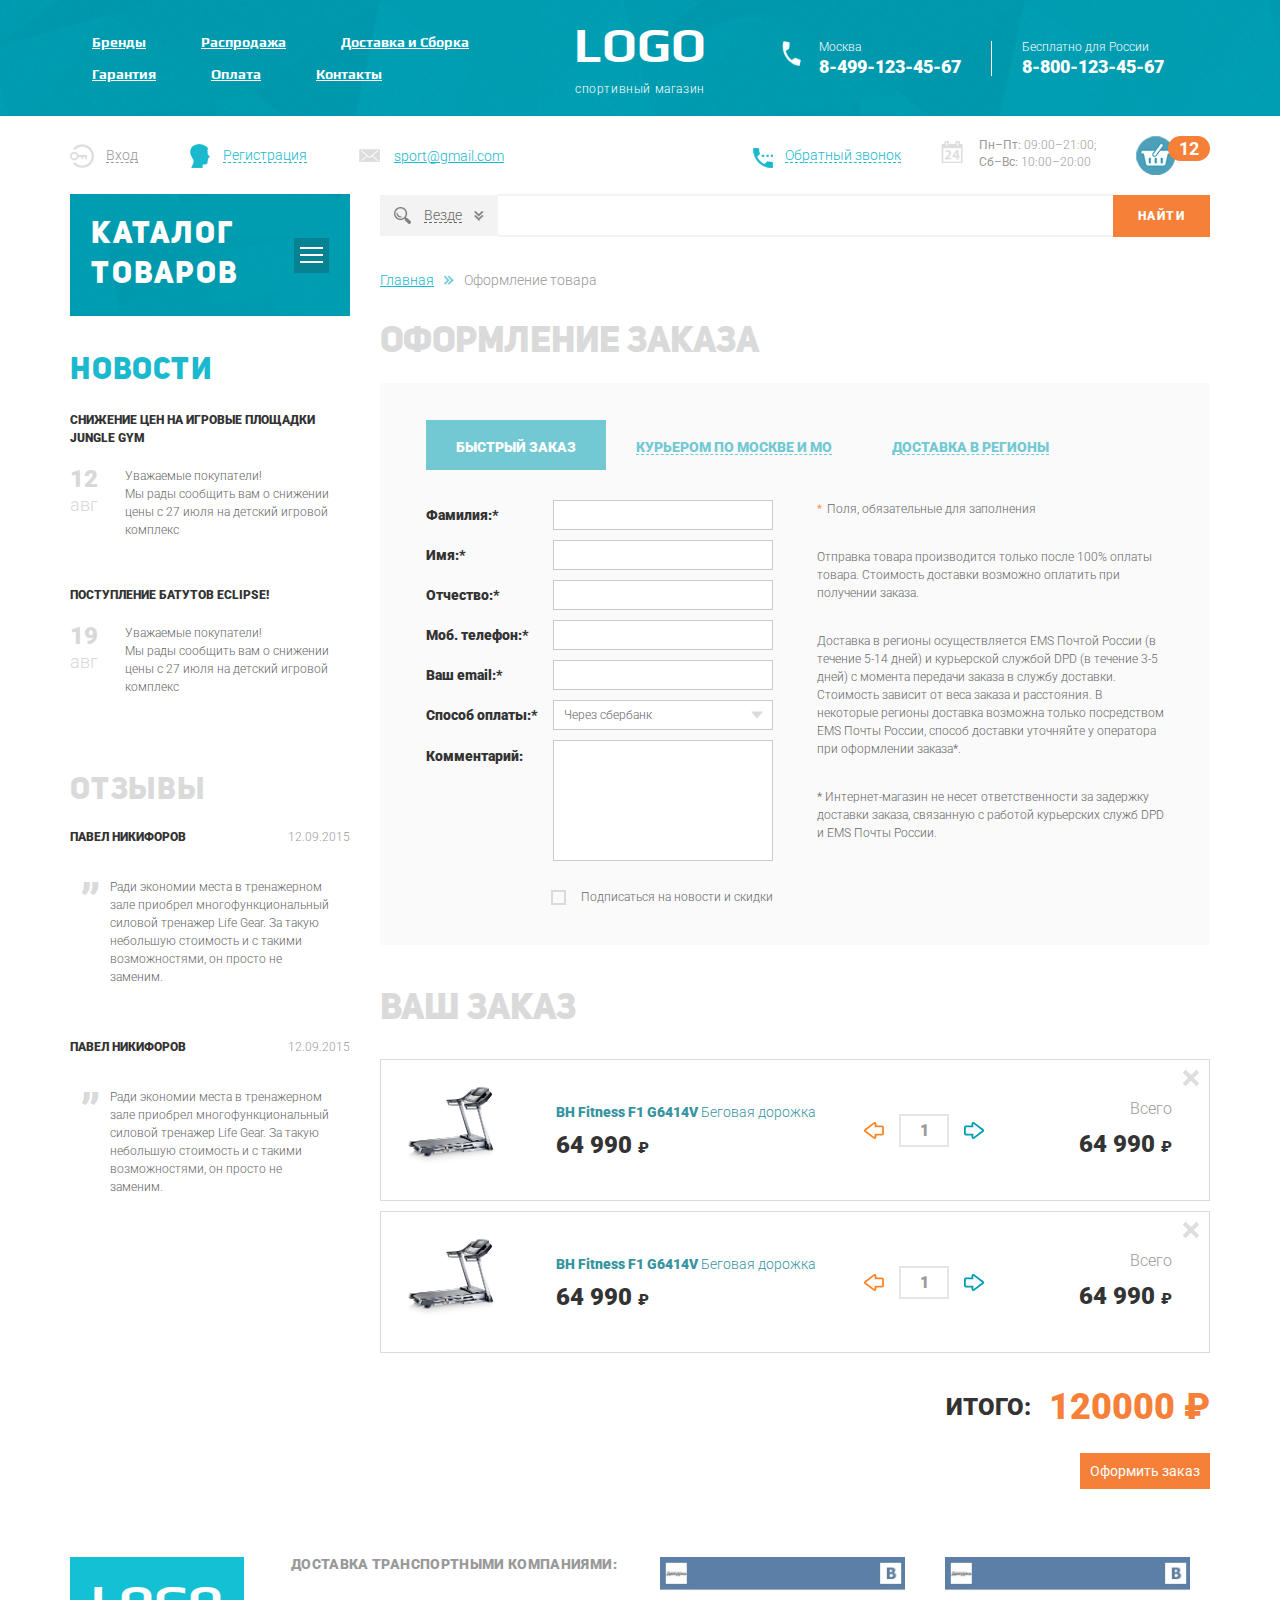
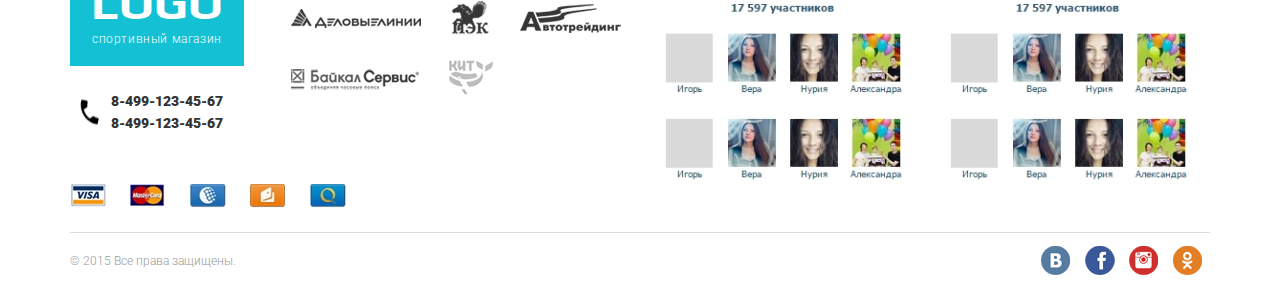
<file: html/order.html>
<!DOCTYPE html>
<html lang="ru">
  <head>
    <title>Оформление заказа</title>
    <meta http-equiv="Content-type" content="text/html;charset=UTF-8" />
    <meta name="format-detection" content="telephone=no" />
    <meta http-equiv="X-UA-Compatible" content="IE=edge" />
    <link
      rel="stylesheet"
      href="https://unpkg.com/swiper/swiper-bundle.min.css"
    />
    <link rel="stylesheet" href="../css/style.css" />
    <link rel="shortcut icon" href="favicon.ico" />
    <!-- <meta name="robots" content="noindex, nofollow" /> -->
    <!-- <meta name="viewport" content="width=device-width, initial-scale=1.0" /> -->
    <meta
      name="viewport"
      content="width=device-width, initial-scale=1.0, maximum-scale=1.0, user-scalable=0"
    />
  </head>
  <body>
    <div class="wrapper">
      <header class="header">
        <div class="header__top top-header">
          <div class="top-header__container container">
            <div class="top-header__column">
              <div class="top-header__menu menu">
                <div class="menu__icon icon-menu">
                  <span></span>
                  <span></span>
                  <span></span>
                </div>
                <nav class="menu__body">
                  <ul class="menu__list">
                    <li><a href="#" class="menu__link">Бренды</a></li>
                    <li><a href="#" class="menu__link">Распродажа</a></li>
                    <li>
                      <a href="#" class="menu__link">Доставка и Сборка</a>
                    </li>
                    <li><a href="#" class="menu__link">Гарантия</a></li>
                    <li><a href="#" class="menu__link">Оплата</a></li>
                    <li><a href="#" class="menu__link">Контакты</a></li>
                  </ul>
                </nav>
              </div>
            </div>
            <div class="top-header__column top-header__column_logo">
              <a href="#" class="top-header__logo">
                <span>Logo</span>
                <span>Спортивный магазин</span>
              </a>
            </div>
            <div class="top-header__column">
              <div class="top-header__contacts contacts-header">
                <div class="contacts-header__column">
                  <div
                    class="contacts-header__item contacts-header__item_phone item-contacts"
                  >
                    <div class="item-contacts__label">Москва</div>
                    <a href="tel:88001234567" class="item-contacts__phone"
                      >8-499-123-45-67</a
                    >
                  </div>
                </div>
                <div class="contacts-header__column">
                  <div class="contacts-header__item item-contacts">
                    <div class="item-contacts__label">Бесплатно для России</div>
                    <a href="tel:88001234567" class="item-contacts__phone"
                      >8-800-123-45-67</a
                    >
                  </div>
                </div>
              </div>
            </div>
          </div>
        </div>
        <div class="header__bottom bottom-header">
          <div class="bottom-header__container container">
            <div class="bottom-header__content">
              <div class="bottom-header__column">
                <ul
                  data-move=".menu__body,670,1"
                  class="bottom-header__actions actions-header"
                >
                  <li>
                    <a href="#" class="actions-header__enter"
                      ><span>Вход</span></a
                    >
                  </li>
                  <li>
                    <a href="#" class="actions-header__reg"
                      ><span>Регистрация</span></a
                    >
                  </li>
                  <li>
                    <a
                      href="mailto:sport@gmail.com"
                      class="actions-header__mail"
                      ><span>sport@gmail.com</span></a
                    >
                  </li>
                </ul>
              </div>
              <div class="bottom-header__column">
                <div
                  data-move=".menu__body,670,2"
                  class="bottom-header__info info-header"
                >
                  <div class="info-header__column">
                    <a href="#" class="info-header__callback"
                      ><span>Обратный звонок</span></a
                    >
                  </div>
                  <div class="info-header__column">
                    <a href="#" class="info-header__schedule">
                      <p><span>Пн–Пт:</span> 09:00–21:00;</p>
                      <p><span>Cб–Вс:</span> 10:00–20:00</p>
                    </a>
                  </div>
                  <div class="info-header__column">
                    <a href="#" class="info-header__cart ibg">
                      <img src="../images/FirstPage/header/cart.png" alt="" />
                      <span>12</span>
                    </a>
                  </div>
                </div>
              </div>
            </div>
          </div>
        </div>
      </header>
      <section class="intro">
        <div class="intro__container container">
          <aside class="intro__side">
            <nav class="intro__menu menu-intro">
              <div class="menu-intro__main">
                <div class="menu-intro__header">
                  <h2 class="menu-intro__title">Каталог товаров</h2>
                  <div class="menu-intro__icon icon-menu icon-menu_intro">
                    <span></span>
                    <span></span>
                    <span></span>
                  </div>
                </div>
                <div class="menu-intro__body">
                  <ul class="menu-intro__list">
                    <li class="menu-intro__link-parrent">
                      <a href="#" class="menu-intro__link">Беговые дорожки</a>
                      <div class="menu-intro__submenu submenu-intro">
                        <div class="submenu-intro__item">
                          <ul class="submenu-intro__navigation">
                            <li>
                              <a href="#" class="submenu-intro__link">
                                Всепогодный</a
                              >
                            </li>
                            <li>
                              <a href="#" class="submenu-intro__link"
                                >Для помещений</a
                              >
                            </li>
                            <li>
                              <a href="#" class="submenu-intro__link"
                                >Профессиональный</a
                              >
                            </li>
                            <li>
                              <a href="#" class="submenu-intro__link"
                                >Любительский</a
                              >
                            </li>
                          </ul>

                          <div class="submenu-intro__product">
                            <div class="item-product item-product_submenu">
                              <div class="item-product__lables">
                                <div
                                  class="item-product__label item-product__label_day"
                                >
                                  Новинка_0
                                </div>
                              </div>
                              <a href="#" class="item-product__image ibg">
                                <img
                                  src="../images/FirstPage/intro/good_01.jpg"
                                  alt=""
                                />
                              </a>
                              <a href="#" class="item-product__name"
                                >Домашний теннисный стол Donic Indoor Roller 800
                                Green</a
                              >
                              <div class="item-product__footer">
                                <div class="item-product__old-price">
                                  64 990 <span>&#8381;</span>
                                </div>
                                <div class="item-product__bottom">
                                  <div class="item-product__add ibg">
                                    <img
                                      src="../images/FirstPage/intro/gray_cart.png"
                                      alt=""
                                    />
                                  </div>
                                  <div class="item-product__price">
                                    64 990 <span>&#8381;</span>
                                  </div>
                                </div>
                              </div>
                            </div>
                          </div>
                        </div>
                      </div>
                    </li>
                    <li class="menu-intro__link-parrent">
                      <a href="#" class="menu-intro__link"
                        >Эллиптические тренажеры</a
                      >
                      <div class="menu-intro__submenu submenu-intro">
                        <div class="submenu-intro__item">
                          <ul class="submenu-intro__navigation">
                            <li>
                              <a href="#" class="submenu-intro__link">
                                Всепогодный</a
                              >
                            </li>
                            <li>
                              <a href="#" class="submenu-intro__link"
                                >Для помещений</a
                              >
                            </li>
                            <li>
                              <a href="#" class="submenu-intro__link"
                                >Профессиональный</a
                              >
                            </li>
                            <li>
                              <a href="#" class="submenu-intro__link"
                                >Любительский</a
                              >
                            </li>
                          </ul>

                          <div class="submenu-intro__product">
                            <div class="item-product item-product_submenu">
                              <div class="item-product__lables">
                                <div
                                  class="item-product__label item-product__label_day"
                                >
                                  Новинка_1
                                </div>
                              </div>
                              <a href="#" class="item-product__image ibg">
                                <img
                                  src="../images/FirstPage/intro/good_01.jpg"
                                  alt=""
                                />
                              </a>
                              <a href="#" class="item-product__name"
                                >Домашний теннисный стол Donic Indoor Roller 800
                                Green</a
                              >
                              <div class="item-product__footer">
                                <div class="item-product__old-price">
                                  64 990 <span>&#8381;</span>
                                </div>
                                <div class="item-product__bottom">
                                  <div class="item-product__add ibg">
                                    <img
                                      src="../images/FirstPage/intro/gray_cart.png"
                                      alt=""
                                    />
                                  </div>
                                  <div class="item-product__price">
                                    64 990 <span>&#8381;</span>
                                  </div>
                                </div>
                              </div>
                            </div>
                          </div>
                        </div>
                      </div>
                    </li>
                    <li>
                      <a href="#" class="menu-intro__link">Велотренажеры</a>
                    </li>
                    <li>
                      <a href="#" class="menu-intro__link">Гребные тренажеры</a>
                    </li>
                    <li>
                      <a href="#" class="menu-intro__link">Вибромассажеры</a>
                    </li>
                    <li>
                      <a href="#" class="menu-intro__link">Теннисные столы</a>
                    </li>
                    <li class="menu-intro__link-parrent">
                      <a href="#" class="menu-intro__link">Баскетбол</a>
                      <div class="menu-intro__submenu submenu-intro">
                        <div class="submenu-intro__item">
                          <ul class="submenu-intro__navigation">
                            <li>
                              <a href="#" class="submenu-intro__link">
                                Всепогодный</a
                              >
                            </li>
                            <li>
                              <a href="#" class="submenu-intro__link"
                                >Для помещений</a
                              >
                            </li>
                            <li>
                              <a href="#" class="submenu-intro__link"
                                >Профессиональный</a
                              >
                            </li>
                            <li>
                              <a href="#" class="submenu-intro__link"
                                >Любительский</a
                              >
                            </li>
                          </ul>

                          <div class="submenu-intro__product">
                            <div class="item-product item-product_submenu">
                              <div class="item-product__lables">
                                <div
                                  class="item-product__label item-product__label_day"
                                >
                                  Новинка_2
                                </div>
                              </div>
                              <a href="#" class="item-product__image ibg">
                                <img
                                  src="../images/FirstPage/intro/good_01.jpg"
                                  alt=""
                                />
                              </a>
                              <a href="#" class="item-product__name"
                                >Домашний теннисный стол Donic Indoor Roller 800
                                Green</a
                              >
                              <div class="item-product__footer">
                                <div class="item-product__old-price">
                                  64 990 <span>&#8381;</span>
                                </div>
                                <div class="item-product__bottom">
                                  <div class="item-product__add ibg">
                                    <img
                                      src="../images/FirstPage/intro/gray_cart.png"
                                      alt=""
                                    />
                                  </div>
                                  <div class="item-product__price">
                                    64 990 <span>&#8381;</span>
                                  </div>
                                </div>
                              </div>
                            </div>
                          </div>
                        </div>
                      </div>
                    </li>
                    <li class="menu-intro__link-parrent">
                      <a href="#" class="menu-intro__link">Массажные кресла</a>
                      <div class="menu-intro__submenu submenu-intro">
                        <div class="submenu-intro__item">
                          <ul class="submenu-intro__navigation">
                            <li>
                              <a href="#" class="submenu-intro__link">
                                Всепогодный</a
                              >
                            </li>
                            <li>
                              <a href="#" class="submenu-intro__link"
                                >Для помещений</a
                              >
                            </li>
                            <li>
                              <a href="#" class="submenu-intro__link"
                                >Профессиональный</a
                              >
                            </li>
                            <li>
                              <a href="#" class="submenu-intro__link"
                                >Любительский</a
                              >
                            </li>
                          </ul>

                          <div class="submenu-intro__product">
                            <div class="item-product item-product_submenu">
                              <div class="item-product__lables">
                                <div
                                  class="item-product__label item-product__label_day"
                                >
                                  Новинка_3
                                </div>
                              </div>
                              <a href="#" class="item-product__image ibg">
                                <img
                                  src="../images/FirstPage/intro/good_01.jpg"
                                  alt=""
                                />
                              </a>
                              <a href="#" class="item-product__name"
                                >Домашний теннисный стол Donic Indoor Roller 800
                                Green</a
                              >
                              <div class="item-product__footer">
                                <div class="item-product__old-price">
                                  64 990 <span>&#8381;</span>
                                </div>
                                <div class="item-product__bottom">
                                  <a href="#" class="item-product__add ibg">
                                    <img
                                      src="../images/FirstPage/intro/gray_cart.png"
                                      alt=""
                                    />
                                  </a>
                                  <div class="item-product__price">
                                    64 990 <span>&#8381;</span>
                                  </div>
                                </div>
                              </div>
                            </div>
                          </div>
                        </div>
                      </div>
                    </li>
                    <li>
                      <a href="#" class="menu-intro__link">Массажные столы </a>
                    </li>
                    <li>
                      <a href="#" class="menu-intro__link">Силовые тренажеры</a>
                    </li>
                    <li class="menu-intro__link-parrent">
                      <a href="#" class="menu-intro__link">Батуты</a>
                      <div class="menu-intro__submenu submenu-intro">
                        <div class="submenu-intro__item">
                          <ul class="submenu-intro__navigation">
                            <li>
                              <a href="#" class="submenu-intro__link">
                                Всепогодный</a
                              >
                            </li>
                            <li>
                              <a href="#" class="submenu-intro__link"
                                >Для помещений</a
                              >
                            </li>
                            <li>
                              <a href="#" class="submenu-intro__link"
                                >Профессиональный</a
                              >
                            </li>
                            <li>
                              <a href="#" class="submenu-intro__link"
                                >Любительский</a
                              >
                            </li>
                          </ul>

                          <div class="submenu-intro__product">
                            <div class="item-product item-product_submenu">
                              <div class="item-product__lables">
                                <div
                                  class="item-product__label item-product__label_day"
                                >
                                  Новинка_4
                                </div>
                              </div>
                              <a href="#" class="item-product__image ibg">
                                <img
                                  src="../images/FirstPage/intro/good_01.jpg"
                                  alt=""
                                />
                              </a>
                              <a href="#" class="item-product__name"
                                >Домашний теннисный стол Donic Indoor Roller 800
                                Green</a
                              >
                              <div class="item-product__footer">
                                <div class="item-product__old-price">
                                  64 990 <span>&#8381;</span>
                                </div>
                                <div class="item-product__bottom">
                                  <a href="#" class="item-product__add ibg">
                                    <img
                                      src="../images/FirstPage/intro/gray_cart.png"
                                      alt=""
                                    />
                                  </a>
                                  <div class="item-product__price">
                                    64 990 <span>&#8381;</span>
                                  </div>
                                </div>
                              </div>
                            </div>
                          </div>
                        </div>
                      </div>
                    </li>
                    <li>
                      <a href="#" class="menu-intro__link">Детские городки</a>
                    </li>
                    <li>
                      <a href="#" class="menu-intro__link">Дачная мебель</a>
                    </li>
                    <li>
                      <a href="#" class="menu-intro__link"
                        >Уличные спортивные комплексы</a
                      >
                    </li>
                    <li>
                      <a href="#" class="menu-intro__link">Аксессуары</a>
                    </li>
                  </ul>
                </div>
              </div>
            </nav>
            <div class="intro__side-content">
              <div data-move=".intro__content,992,2" class="side-news">
                <a href="#" class="side-news__title side-title">Новости</a>
                <div class="side-news__content">
                  <div class="side-news__item item-news-side">
                    <a href="#" class="item-news-side__title side-title-item">
                      Снижение цен на игровые площадки Jungle Gym
                    </a>
                    <div class="item-news-side__body">
                      <div class="item-news-side__data"><span>12</span>авг</div>
                      <div class="item-news-side__text side-text">
                        Уважаемые покупатели! <br />
                        Мы рады сообщить вам о снижении цены с 27 июля на
                        детский игровой комплекс
                      </div>
                    </div>
                  </div>
                  <div class="side-news__item item-news-side">
                    <a href="#" class="item-news-side__title side-title-item">
                      Поступление батутов Eclipse!
                    </a>
                    <div class="item-news-side__body">
                      <div class="item-news-side__data"><span>19</span>авг</div>
                      <div class="item-news-side__text side-text">
                        Уважаемые покупатели! <br />
                        Мы рады сообщить вам о снижении цены с 27 июля на
                        детский игровой комплекс
                      </div>
                    </div>
                  </div>
                </div>
              </div>
              <div data-move=".intro__content,992,3" class="side-reviews">
                <a href="#" class="side-reviews__title side-title">Отзывы</a>
                <div class="side-reviews__content">
                  <a href="#" class="side-reviews__item item-reviews-side">
                    <div class="item-reviews-side__header">
                      <div class="item-reviews-side__user">Павел Никифоров</div>
                      <div class="item-reviews-side__data">12.09.2015</div>
                    </div>
                    <div class="item-reviews-side__content">
                      <div class="item-reviews-side__text side-text">
                        Ради экономии места в тренажерном зале приобрел
                        многофункциональный силовой тренажер Life Gear. За такую
                        небольшую стоимость и с такими возможностями, он просто
                        не заменим.
                      </div>
                    </div>
                  </a>
                  <a href="#" class="side-reviews__item item-reviews-side">
                    <div class="item-reviews-side__header">
                      <div class="item-reviews-side__user">Павел Никифоров</div>
                      <div class="item-reviews-side__data">12.09.2015</div>
                    </div>
                    <div class="item-reviews-side__content">
                      <div class="item-reviews-side__text side-text">
                        Ради экономии места в тренажерном зале приобрел
                        многофункциональный силовой тренажер Life Gear. За такую
                        небольшую стоимость и с такими возможностями, он просто
                        не заменим.
                      </div>
                    </div>
                  </a>
                </div>
              </div>
            </div>
          </aside>
          <div class="intro__content content-intro">
            <div class="content-intro__top">
              <div class="content-intro__search search-intro">
                <div class="search-intro__select">
                  <div class="search-intro__title">Везде</div>
                  <div class="search-intro__categories categories-intro">
                    <div class="categories-intro__row">
                      <div class="categories-intro__column">
                        <ul class="categories-intro__list">
                          <li>
                            <label class="categories-intro__checkbox checkbox">
                              <input type="checkbox" class="checkbox__input" />
                              <span class="checkbox__text"
                                >Беговые дорожки
                              </span>
                            </label>
                          </li>
                          <li>
                            <label class="categories-intro__checkbox checkbox">
                              <input type="checkbox" class="checkbox__input" />
                              <span class="checkbox__text"
                                >Эллиптические тренажеры</span
                              >
                            </label>
                          </li>
                          <li>
                            <label class="categories-intro__checkbox checkbox">
                              <input type="checkbox" class="checkbox__input" />
                              <span class="checkbox__text">Велотренажеры</span>
                            </label>
                          </li>
                          <li>
                            <label class="categories-intro__checkbox checkbox">
                              <input type="checkbox" class="checkbox__input" />
                              <span class="checkbox__text"
                                >Гребные тренажеры</span
                              >
                            </label>
                          </li>
                          <li>
                            <label class="categories-intro__checkbox checkbox">
                              <input type="checkbox" class="checkbox__input" />
                              <span class="checkbox__text">Вибромассажеры</span>
                            </label>
                          </li>
                        </ul>
                      </div>
                      <div class="categories-intro__column">
                        <ul class="categories-intro__list">
                          <li>
                            <label class="categories-intro__checkbox checkbox">
                              <input type="checkbox" class="checkbox__input" />
                              <span class="checkbox__text"
                                >Беговые дорожки
                              </span>
                            </label>
                          </li>
                          <li>
                            <label class="categories-intro__checkbox checkbox">
                              <input type="checkbox" class="checkbox__input" />
                              <span class="checkbox__text"
                                >Эллиптические тренажеры</span
                              >
                            </label>
                          </li>
                          <li>
                            <label class="categories-intro__checkbox checkbox">
                              <input type="checkbox" class="checkbox__input" />
                              <span class="checkbox__text">Велотренажеры</span>
                            </label>
                          </li>
                          <li>
                            <label class="categories-intro__checkbox checkbox">
                              <input type="checkbox" class="checkbox__input" />
                              <span class="checkbox__text"
                                >Гребные тренажеры</span
                              >
                            </label>
                          </li>
                          <li>
                            <label class="categories-intro__checkbox checkbox">
                              <input type="checkbox" class="checkbox__input" />
                              <span class="checkbox__text">Вибромассажеры</span>
                            </label>
                          </li>
                        </ul>
                      </div>
                      <div class="categories-intro__column">
                        <ul class="categories-intro__list">
                          <li>
                            <label class="categories-intro__checkbox checkbox">
                              <input type="checkbox" class="checkbox__input" />
                              <span class="checkbox__text"
                                >Беговые дорожки
                              </span>
                            </label>
                          </li>
                          <li>
                            <label class="categories-intro__checkbox checkbox">
                              <input type="checkbox" class="checkbox__input" />
                              <span class="checkbox__text"
                                >Эллиптические тренажеры</span
                              >
                            </label>
                          </li>
                          <li>
                            <label class="categories-intro__checkbox checkbox">
                              <input type="checkbox" class="checkbox__input" />
                              <span class="checkbox__text">Велотренажеры</span>
                            </label>
                          </li>
                          <li>
                            <label class="categories-intro__checkbox checkbox">
                              <input type="checkbox" class="checkbox__input" />
                              <span class="checkbox__text"
                                >Гребные тренажеры</span
                              >
                            </label>
                          </li>
                          <li>
                            <label class="categories-intro__checkbox checkbox">
                              <input type="checkbox" class="checkbox__input" />
                              <span class="checkbox__text">Вибромассажеры</span>
                            </label>
                          </li>
                        </ul>
                      </div>
                    </div>
                  </div>
                </div>
                <div class="search-intro__input">
                  <input type="text" name="search" />
                </div>
                <div class="search-intro__btn">
                  <button type="submit" class="btn">Найти</button>
                </div>
              </div>
            </div>

            <nav class="content-intro__breadcrumbs breadcrumbs">
              <ul class="breadcrumbs__list">
                <li><a href="#" class="breadcrumbs__link">Главная</a></li>
                <li>
                  <span class="breadcrumbs__item">Оформление товара</span>
                </li>
              </ul>
            </nav>
            <form action="/" class="content-intro__form">
              <div class="checkout">
                <h2 class="checkout__title">Оформление заказа</h2>
                <div class="checkout__content content-checkout">
                  <div class="content-checkout__nav">
                    <div class="tabs-product__nav">
                      <a
                        href="#"
                        class="tabs-product__nav-item tabs-product__nav-item_form active"
                        ><span>Быстрый заказ</span></a
                      >
                      <a
                        href="#"
                        class="tabs-product__nav-item tabs-product__nav-item_form"
                        ><span>Курьером по москве и мо</span></a
                      >
                      <a
                        href="#"
                        class="tabs-product__nav-item tabs-product__nav-item_form"
                        ><span>Доставка в регионы</span></a
                      >
                    </div>
                  </div>
                  <div class="content-checkout__body">
                    <div class="tabs-product__block block-product-tabs active">
                      <div class="form">
                        <div class="form__body">
                          <div class="form__column">
                            <div class="form__items">
                              <div class="form__item item-form">
                                <label
                                  class="item-form__label item-form__label_must"
                                >
                                  <span> Фамилия:</span>
                                  <input type="text" />
                                </label>
                              </div>
                              <div class="form__item item-form">
                                <label
                                  class="item-form__label item-form__label_must"
                                >
                                  <span> Имя:</span>
                                  <input type="text" />
                                </label>
                              </div>
                              <div class="form__item item-form">
                                <label
                                  class="item-form__label item-form__label_must"
                                >
                                  <span> Отчество:</span>
                                  <input type="text" />
                                </label>
                              </div>
                              <div class="form__item item-form">
                                <label
                                  class="item-form__label item-form__label_must"
                                >
                                  <span> Моб. телефон:</span>
                                  <input type="text" />
                                </label>
                              </div>
                              <div class="form__item item-form">
                                <label
                                  class="item-form__label item-form__label_must"
                                >
                                  <span> Ваш email:</span>
                                  <input type="text" />
                                </label>
                              </div>
                              <div class="form__item item-form">
                                <div
                                  class="item-form__label item-form__label_must"
                                >
                                  <span> Способ оплаты:</span>
                                  <div class="item-form__select select-form">
                                    <div class="select-form__default">
                                      Через сбербанк
                                    </div>
                                    <div class="select-form__body">
                                      <ul class="select-form__list">
                                        <li>
                                          <a href="#" class="select-form__link"
                                            >Через сбербанк</a
                                          >
                                        </li>
                                        <li>
                                          <a href="#" class="select-form__link"
                                            >Через ВТБ</a
                                          >
                                        </li>
                                        <li>
                                          <a href="#" class="select-form__link"
                                            >QIWI</a
                                          >
                                        </li>
                                        <li>
                                          <a href="#" class="select-form__link"
                                            >Мобильная оплата</a
                                          >
                                        </li>
                                      </ul>
                                    </div>
                                  </div>
                                </div>
                              </div>

                              <div class="form__item item-form">
                                <label
                                  class="item-form__label item-form__label_area"
                                >
                                  <span> Комментарий:</span>
                                  <textarea></textarea>
                                </label>
                              </div>
                            </div>
                            <div class="form__subscribe">
                              <label class="checkbox-filter">
                                <input
                                  type="checkbox"
                                  class="checkbox-filter__input"
                                />
                                <span
                                  class="checkbox-filter__text checkbox-filter__text_form"
                                  >Подписаться на новости и скидки</span
                                >
                              </label>
                            </div>
                          </div>
                          <div class="form__column">
                            <div class="form__condition">
                              <p>
                                <span>*</span>Поля, обязательные для заполнения
                              </p>
                              <p>
                                Отправка товара производится только после 100%
                                оплаты товара. Стоимость доставки возможно
                                оплатить при получении заказа.
                              </p>
                              <p>
                                Доставка в регионы осуществляется EMS Почтой
                                России (в течение 5-14 дней) и курьерской
                                службой DPD (в течение 3-5 дней) с момента
                                передачи заказа в службу доставки. Стоимость
                                зависит от веса заказа и расстояния. В некоторые
                                регионы доставка возможна только посредством EMS
                                Почты России, способ доставки уточняйте у
                                оператора при оформлении заказа*.
                              </p>
                              <p>
                                * Интернет-магазин не несет ответственности за
                                задержку доставки заказа, связанную с работой
                                курьерских служб DPD и EMS Почты России.
                              </p>
                            </div>
                          </div>
                        </div>
                      </div>
                    </div>
                    <div class="tabs-product__block block-product-tabs">
                      <div class="form">
                        <div class="form__body">
                          <div class="form__column">
                            <div class="form__items">
                              <div class="form__item item-form">
                                <label
                                  class="item-form__label item-form__label_must"
                                >
                                  <span> Фамилия:</span>
                                  <input type="text" />
                                </label>
                              </div>
                              <div class="form__item item-form">
                                <label
                                  class="item-form__label item-form__label_must"
                                >
                                  <span> Имя:</span>
                                  <input type="text" />
                                </label>
                              </div>
                              <div class="form__item item-form">
                                <label
                                  class="item-form__label item-form__label_must"
                                >
                                  <span> Отчество:</span>
                                  <input type="text" />
                                </label>
                              </div>
                              <div class="form__item item-form">
                                <label
                                  class="item-form__label item-form__label_must"
                                >
                                  <span> Моб. телефон:</span>
                                  <input type="text" />
                                </label>
                              </div>
                              <div class="form__item item-form">
                                <label
                                  class="item-form__label item-form__label_must"
                                >
                                  <span> Ваш email:</span>
                                  <input type="text" />
                                </label>
                              </div>
                              <div class="form__item item-form">
                                <div
                                  class="item-form__label item-form__label_must"
                                >
                                  <span> Способ оплаты:</span>
                                  <div class="item-form__select select-form">
                                    <div class="select-form__default">
                                      Через сбербанк
                                    </div>
                                    <div class="select-form__body">
                                      <ul class="select-form__list">
                                        <li>
                                          <a href="#" class="select-form__link"
                                            >Через сбербанк</a
                                          >
                                        </li>
                                        <li>
                                          <a href="#" class="select-form__link"
                                            >Через ВТБ</a
                                          >
                                        </li>
                                        <li>
                                          <a href="#" class="select-form__link"
                                            >QIWI</a
                                          >
                                        </li>
                                        <li>
                                          <a href="#" class="select-form__link"
                                            >Мобильная оплата</a
                                          >
                                        </li>
                                      </ul>
                                    </div>
                                  </div>
                                </div>
                              </div>
                              <div class="form__item item-form">
                                <label
                                  class="item-form__label item-form__label_must"
                                >
                                  <span> Индекс:</span>
                                  <input type="text" />
                                </label>
                              </div>
                              <div class="form__item item-form">
                                <label
                                  class="item-form__label item-form__label_must"
                                >
                                  <span> Город:</span>
                                  <input type="text" />
                                </label>
                              </div>
                              <div class="form__item item-form">
                                <label
                                  class="item-form__label item-form__label_must"
                                >
                                  <span> Адрес доставки:</span>
                                  <input type="text" />
                                </label>
                              </div>
                              <div class="form__item item-form">
                                <label
                                  class="item-form__label item-form__label_area item-form__label_must"
                                >
                                  <span> Комментарий:</span>
                                  <textarea></textarea>
                                </label>
                              </div>
                            </div>
                            <div class="form__subscribe">
                              <label class="checkbox-filter">
                                <input
                                  type="checkbox"
                                  class="checkbox-filter__input"
                                />
                                <span
                                  class="checkbox-filter__text checkbox-filter__text_form"
                                  >Подписаться на новости и скидки</span
                                >
                              </label>
                            </div>
                          </div>
                          <div class="form__column">
                            <div class="form__condition">
                              <p>
                                <span>*</span>Поля, обязательные для заполнения
                              </p>
                              <p>
                                Отправка товара производится только после 100%
                                оплаты товара. Стоимость доставки возможно
                                оплатить при получении заказа.
                              </p>
                              <p>
                                Доставка в регионы осуществляется EMS Почтой
                                России (в течение 5-14 дней) и курьерской
                                службой DPD (в течение 3-5 дней) с момента
                                передачи заказа в службу доставки. Стоимость
                                зависит от веса заказа и расстояния. В некоторые
                                регионы доставка возможна только посредством EMS
                                Почты России, способ доставки уточняйте у
                                оператора при оформлении заказа*.
                              </p>
                              <p>
                                * Интернет-магазин не несет ответственности за
                                задержку доставки заказа, связанную с работой
                                курьерских служб DPD и EMS Почты России.
                              </p>
                            </div>
                          </div>
                        </div>
                      </div>
                    </div>
                    <div class="tabs-product__block block-product-tabs">
                      <div class="form">
                        <div class="form__body">
                          <div class="form__column">
                            <div class="form__items">
                              <div class="form__item item-form">
                                <label
                                  class="item-form__label item-form__label_must"
                                >
                                  <span> Фамилия:</span>
                                  <input type="text" />
                                </label>
                              </div>
                              <div class="form__item item-form">
                                <label
                                  class="item-form__label item-form__label_must"
                                >
                                  <span> Имя:</span>
                                  <input type="text" />
                                </label>
                              </div>
                              <div class="form__item item-form">
                                <label
                                  class="item-form__label item-form__label_must"
                                >
                                  <span> Отчество:</span>
                                  <input type="text" />
                                </label>
                              </div>
                              <div class="form__item item-form">
                                <label
                                  class="item-form__label item-form__label_must"
                                >
                                  <span> Моб. телефон:</span>
                                  <input type="text" />
                                </label>
                              </div>
                              <div class="form__item item-form">
                                <label
                                  class="item-form__label item-form__label_must"
                                >
                                  <span> Ваш email:</span>
                                  <input type="text" />
                                </label>
                              </div>
                              <div class="form__item item-form">
                                <div
                                  class="item-form__label item-form__label_must"
                                >
                                  <span> Способ оплаты:</span>
                                  <div class="item-form__select select-form">
                                    <div class="select-form__default">
                                      Через сбербанк
                                    </div>
                                    <div class="select-form__body">
                                      <ul class="select-form__list">
                                        <li>
                                          <a href="#" class="select-form__link"
                                            >Через сбербанк</a
                                          >
                                        </li>
                                        <li>
                                          <a href="#" class="select-form__link"
                                            >Через ВТБ</a
                                          >
                                        </li>
                                        <li>
                                          <a href="#" class="select-form__link"
                                            >QIWI</a
                                          >
                                        </li>
                                        <li>
                                          <a href="#" class="select-form__link"
                                            >Мобильная оплата</a
                                          >
                                        </li>
                                      </ul>
                                    </div>
                                  </div>
                                </div>
                              </div>
                              <div class="form__item item-form">
                                <label
                                  class="item-form__label item-form__label_must"
                                >
                                  <span> Индекс:</span>
                                  <input type="text" />
                                </label>
                              </div>
                              <div class="form__item item-form">
                                <label
                                  class="item-form__label item-form__label_must"
                                >
                                  <span> Город:</span>
                                  <input type="text" />
                                </label>
                              </div>
                              <div class="form__item item-form">
                                <label
                                  class="item-form__label item-form__label_must"
                                >
                                  <span> Адрес доставки:</span>
                                  <input type="text" />
                                </label>
                              </div>
                              <div class="form__item item-form">
                                <label
                                  class="item-form__label item-form__label_area item-form__label_must"
                                >
                                  <span> Комментарий:</span>
                                  <textarea></textarea>
                                </label>
                              </div>
                            </div>
                            <div class="form__subscribe">
                              <label class="checkbox-filter">
                                <input
                                  type="checkbox"
                                  class="checkbox-filter__input"
                                />
                                <span
                                  class="checkbox-filter__text checkbox-filter__text_form"
                                  >Подписаться на новости и скидки</span
                                >
                              </label>
                            </div>
                          </div>
                          <div class="form__column">
                            <div class="form__condition">
                              <p>
                                <span>*</span>Поля, обязательные для заполнения
                              </p>
                              <p>
                                Отправка товара производится только после 100%
                                оплаты товара. Стоимость доставки возможно
                                оплатить при получении заказа.
                              </p>
                              <p>
                                Доставка в регионы осуществляется EMS Почтой
                                России (в течение 5-14 дней) и курьерской
                                службой DPD (в течение 3-5 дней) с момента
                                передачи заказа в службу доставки. Стоимость
                                зависит от веса заказа и расстояния. В некоторые
                                регионы доставка возможна только посредством EMS
                                Почты России, способ доставки уточняйте у
                                оператора при оформлении заказа*.
                              </p>
                              <p>
                                * Интернет-магазин не несет ответственности за
                                задержку доставки заказа, связанную с работой
                                курьерских служб DPD и EMS Почты России.
                              </p>
                            </div>
                          </div>
                        </div>
                      </div>
                    </div>
                  </div>
                </div>
              </div>
              <div class="order">
                <h2 class="order__title">Ваш заказ</h2>
                <div class="order__content content-order">
                  <div class="content-order__items">
                    <div class="content-order__item item-order">
                      <a href="#" class="item-order__remove ibg">
                        <img
                          src="../images/FirstPage/add.icons/close.svg"
                          alt=""
                        />
                      </a>

                      <div class="item-order__content">
                        <a href="#" class="item-order__image ibg">
                          <img src="../images/FirstPage/goods/1.jpg" alt="" />
                        </a>
                        <div class="item-order__body">
                          <a href="#" class="item-order__name">
                            <span>BH Fitness F1 G6414V</span> Беговая дорожка
                          </a>
                          <div class="item-order__price">
                            64 990 <span>&#x20bd;</span>
                          </div>
                        </div>
                      </div>
                      <div class="item-order__actions">
                        <div class="item-order__quantity">
                          <div class="quantity">
                            <a
                              href="#"
                              class="quantity__arrow quantity__arrow_prev ibg"
                            >
                              <img
                                src="../images/FirstPage/intro/slide-arrow-prev.svg"
                                alt=""
                              />
                            </a>
                            <div class="quantity__input">
                              <input type="text" value="1" />
                            </div>
                            <a
                              href="#"
                              class="quantity__arrow quantity__arrow_next ibg"
                            >
                              <img
                                src="../images/FirstPage/intro/slide-arrow-next.svg"
                                alt=""
                              />
                            </a>
                          </div>
                        </div>
                        <div class="item-order__total">
                          <div class="item-order__label">Всего</div>
                          <div class="item-order__price">
                            64 990 <span>&#x20bd;</span>
                          </div>
                        </div>
                      </div>
                    </div>

                    <div class="content-order__item item-order">
                      <a href="#" class="item-order__remove ibg">
                        <img
                          src="../images/FirstPage/add.icons/close.svg"
                          alt=""
                        />
                      </a>

                      <div class="item-order__content">
                        <a href="#" class="item-order__image ibg">
                          <img src="../images/FirstPage/goods/1.jpg" alt="" />
                        </a>
                        <div class="item-order__body">
                          <a href="#" class="item-order__name">
                            <span>BH Fitness F1 G6414V</span> Беговая дорожка
                          </a>
                          <div class="item-order__price">
                            64 990 <span>&#x20bd;</span>
                          </div>
                        </div>
                      </div>
                      <div class="item-order__actions">
                        <div class="item-order__quantity">
                          <div class="quantity">
                            <a
                              href="#"
                              class="quantity__arrow quantity__arrow_prev ibg"
                            >
                              <img
                                src="../images/FirstPage/intro/slide-arrow-prev.svg"
                                alt=""
                              />
                            </a>
                            <div class="quantity__input">
                              <input type="text" value="1" />
                            </div>
                            <a
                              href="#"
                              class="quantity__arrow quantity__arrow_next ibg"
                            >
                              <img
                                src="../images/FirstPage/intro/slide-arrow-next.svg"
                                alt=""
                              />
                            </a>
                          </div>
                        </div>
                        <div class="item-order__total">
                          <div class="item-order__label">Всего</div>
                          <div class="item-order__price">
                            64 990 <span>&#x20bd;</span>
                          </div>
                        </div>
                      </div>
                    </div>
                  </div>
                </div>
                <div class="order__footer footer-order">
                  <div class="footer-order__total">
                    <div class="footer-order__label">Итого:</div>
                    <div class="footer-order__price">
                      120000 <span>&#x20bd;</span>
                    </div>
                  </div>
                  <button
                    type="submit"
                    class="footer-order__btn btn btn_small-o"
                  >
                    Оформить заказ
                  </button>
                </div>
              </div>
            </form>
          </div>
        </div>
      </section>
      <footer class="footer">
        <div class="footer__container container">
          <div class="footer__body">
            <div class="footer__top top-footer">
              <div class="top-footer__column">
                <div class="top-footer__row">
                  <div class="top-footer__contacts contacts-footer">
                    <div class="contacts-footer__top">
                      <div class="contacts-footer__logo">
                        <span>Logo</span>
                        <span>спортивный магазин</span>
                      </div>
                    </div>
                    <div class="contacts-footer__bottom">
                      <a href="tel:84991234567" class="contacts-footer__item">
                        8-499-123-45-67
                      </a>
                      <a href="tel:84991234567" class="contacts-footer__item">
                        8-499-123-45-67
                      </a>
                    </div>
                  </div>
                  <div class="top-footer__partners">
                    <h3 class="top-footer__title">
                      Доставка транспортными компаниями:
                    </h3>

                    <ul class="top-footer__logos-list">
                      <li class="top-footer__logos-item">
                        <img
                          src="../images/FirstPage/footer/logo-1.png"
                          alt=""
                        />
                      </li>
                      <li class="top-footer__logos-item">
                        <img
                          src="../images/FirstPage/footer/logo-2.png"
                          alt=""
                        />
                      </li>
                      <li class="top-footer__logos-item">
                        <img
                          src="../images/FirstPage/footer/logo-3.png"
                          alt=""
                        />
                      </li>
                      <li class="top-footer__logos-item">
                        <img
                          src="../images/FirstPage/footer/logo-4.png"
                          alt=""
                        />
                      </li>
                      <li class="top-footer__logos-item">
                        <img
                          src="../images/FirstPage/footer/logo-5.png"
                          alt=""
                        />
                      </li>
                    </ul>
                  </div>
                </div>
                <div class="top-footer__row">
                  <div class="top-footer__pay pay-footer">
                    <div class="pay-footer__list">
                      <a href="#" class="pay-footer__item">
                        <img
                          src="../images/FirstPage/footer/pay-1.jpg"
                          alt=""
                        />
                      </a>
                      <a href="#" class="pay-footer__item">
                        <img
                          src="../images/FirstPage/footer/pay-2.jpg"
                          alt=""
                        />
                      </a>
                      <a href="#" class="pay-footer__item">
                        <img
                          src="../images/FirstPage/footer/pay-3.jpg"
                          alt=""
                        />
                      </a>
                      <a href="#" class="pay-footer__item">
                        <img
                          src="../images/FirstPage/footer/pay-4.jpg"
                          alt=""
                        />
                      </a>
                      <a href="#" class="pay-footer__item">
                        <img
                          src="../images/FirstPage/footer/pay-5.jpg"
                          alt=""
                        />
                      </a>
                    </div>
                  </div>
                </div>
              </div>
              <div class="top-footer__column">
                <div class="top-footer__social">
                  <div class="top-footer__social-column">
                    <a href="#" class="top-footer__social-item">
                      <img src="../images/FirstPage/footer/vk.jpg" alt="" />
                    </a>
                  </div>
                  <div class="top-footer__social-column">
                    <a href="#" class="top-footer__social-item">
                      <img src="../images/FirstPage/footer/vk.jpg" alt="" />
                    </a>
                  </div>
                </div>
              </div>
            </div>
            <div class="footer__bottom">
              <div class="footer__bottom-row">
                <div class="footer__copyright">
                  &copy; 2015 Все права защищены.
                </div>
                <div class="footer__social social-footer">
                  <ul class="social-footer__list">
                    <li>
                      <a href="#" class="social-footer__link"
                        ><img
                          src="../images/FirstPage/footer/social-icon-1.png"
                          alt=""
                      /></a>
                    </li>
                    <li>
                      <a href="#" class="social-footer__link"
                        ><img
                          src="../images/FirstPage/footer/social-icon-2.png"
                          alt=""
                      /></a>
                    </li>
                    <li>
                      <a href="#" class="social-footer__link"
                        ><img
                          src="../images/FirstPage/footer/social-icon-3.png"
                          alt=""
                      /></a>
                    </li>
                    <li>
                      <a href="#" class="social-footer__link"
                        ><img
                          src="../images/FirstPage/footer/social-icon-4.png"
                          alt=""
                      /></a>
                    </li>
                  </ul>
                </div>
              </div>
            </div>
          </div>
        </div>
      </footer>
		</div>
		
		<!-- JavaScript -->
		<script src="https://unpkg.com/swiper/swiper-bundle.min.js"></script>
		<script src="https://ajax.googleapis.com/ajax/libs/jquery/3.5.1/jquery.min.js"></script>
		<script src="../js/wNumb.min.js"></script>
		<script src="../js/nouislider.min.js"></script>
		<script src="../js/main.js"></script>
  </body>
</html>
</file>
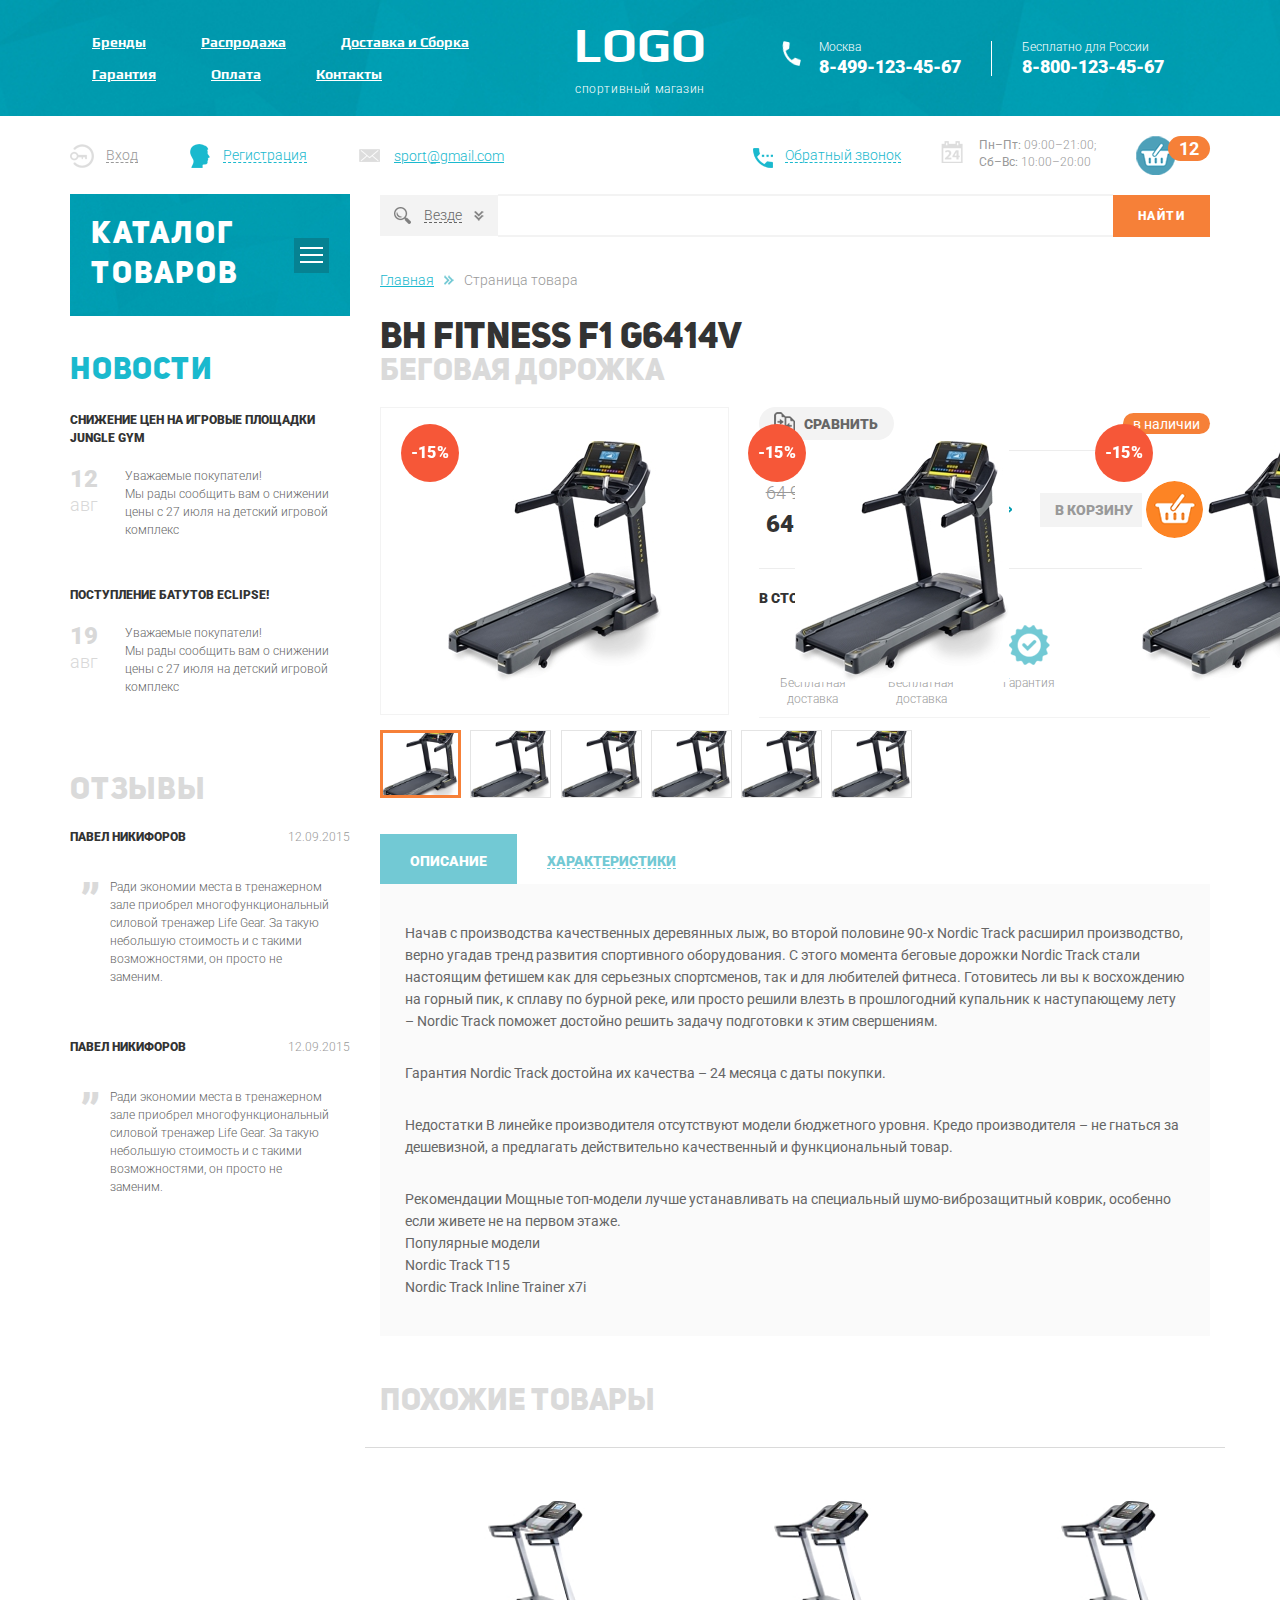
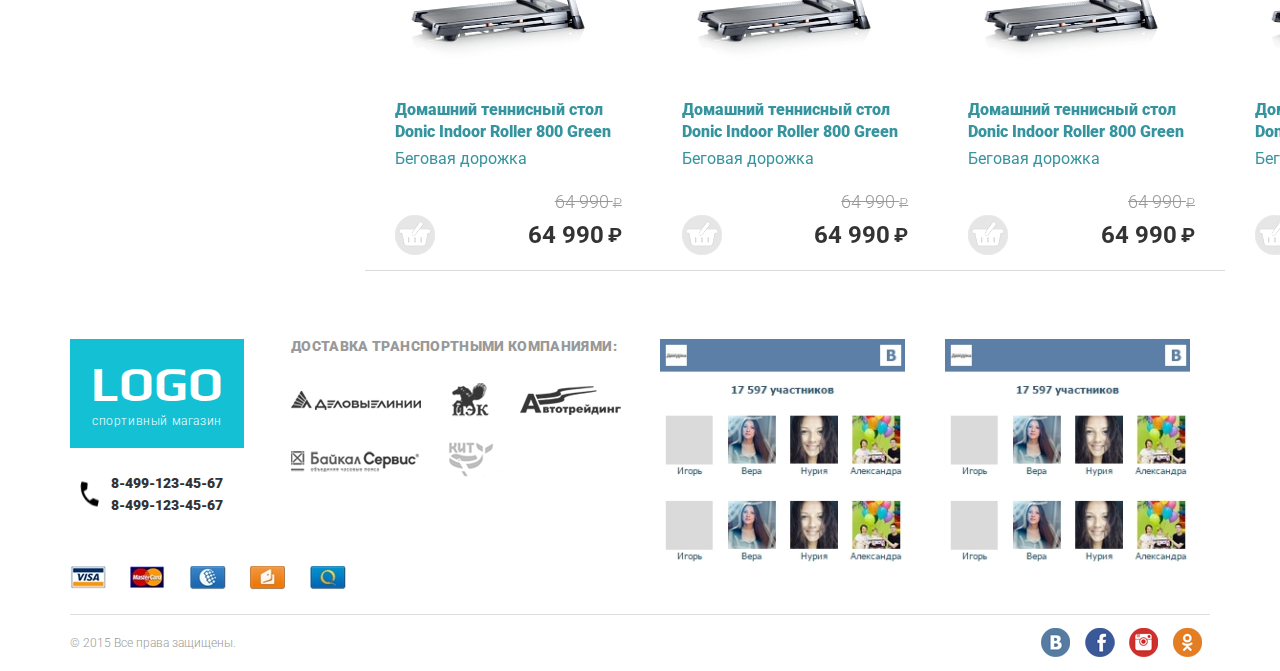
<file: html/product.html>
<!DOCTYPE html>
<html lang="ru">
  <head>
    <title>Продукт</title>
    <meta http-equiv="Content-type" content="text/html;charset=UTF-8" />
    <meta name="format-detection" content="telephone=no" />
    <meta http-equiv="X-UA-Compatible" content="IE=edge" />
    <link
      rel="stylesheet"
      href="https://unpkg.com/swiper/swiper-bundle.min.css"
    />
    <link rel="stylesheet" href="../css/style.css" />
    <link rel="shortcut icon" href="favicon.ico" />
    <!-- <meta name="robots" content="noindex, nofollow" /> -->
    <!-- <meta name="viewport" content="width=device-width, initial-scale=1.0" /> -->
    <meta
      name="viewport"
      content="width=device-width, initial-scale=1.0, maximum-scale=1.0, user-scalable=0"
    />
  </head>
  <body>
    <div class="wrapper">
      <header class="header">
        <div class="header__top top-header">
          <div class="top-header__container container">
            <div class="top-header__column">
              <div class="top-header__menu menu">
                <div class="menu__icon icon-menu">
                  <span></span>
                  <span></span>
                  <span></span>
                </div>
                <nav class="menu__body">
                  <ul class="menu__list">
                    <li><a href="#" class="menu__link">Бренды</a></li>
                    <li><a href="#" class="menu__link">Распродажа</a></li>
                    <li>
                      <a href="#" class="menu__link">Доставка и Сборка</a>
                    </li>
                    <li><a href="#" class="menu__link">Гарантия</a></li>
                    <li><a href="#" class="menu__link">Оплата</a></li>
                    <li><a href="#" class="menu__link">Контакты</a></li>
                  </ul>
                </nav>
              </div>
            </div>
            <div class="top-header__column top-header__column_logo">
              <a href="#" class="top-header__logo">
                <span>Logo</span>
                <span>Спортивный магазин</span>
              </a>
            </div>
            <div class="top-header__column">
              <div class="top-header__contacts contacts-header">
                <div class="contacts-header__column">
                  <div
                    class="contacts-header__item contacts-header__item_phone item-contacts"
                  >
                    <div class="item-contacts__label">Москва</div>
                    <a href="tel:88001234567" class="item-contacts__phone"
                      >8-499-123-45-67</a
                    >
                  </div>
                </div>
                <div class="contacts-header__column">
                  <div class="contacts-header__item item-contacts">
                    <div class="item-contacts__label">Бесплатно для России</div>
                    <a href="tel:88001234567" class="item-contacts__phone"
                      >8-800-123-45-67</a
                    >
                  </div>
                </div>
              </div>
            </div>
          </div>
        </div>
        <div class="header__bottom bottom-header">
          <div class="bottom-header__container container">
            <div class="bottom-header__content">
              <div class="bottom-header__column">
                <ul
                  data-move=".menu__body,670,1"
                  class="bottom-header__actions actions-header"
                >
                  <li>
                    <a href="#" class="actions-header__enter"
                      ><span>Вход</span></a
                    >
                  </li>
                  <li>
                    <a href="#" class="actions-header__reg"
                      ><span>Регистрация</span></a
                    >
                  </li>
                  <li>
                    <a
                      href="mailto:sport@gmail.com"
                      class="actions-header__mail"
                      ><span>sport@gmail.com</span></a
                    >
                  </li>
                </ul>
              </div>
              <div class="bottom-header__column">
                <div
                  data-move=".menu__body,670,2"
                  class="bottom-header__info info-header"
                >
                  <div class="info-header__column">
                    <a href="#" class="info-header__callback"
                      ><span>Обратный звонок</span></a
                    >
                  </div>
                  <div class="info-header__column">
                    <a href="#" class="info-header__schedule">
                      <p><span>Пн–Пт:</span> 09:00–21:00;</p>
                      <p><span>Cб–Вс:</span> 10:00–20:00</p>
                    </a>
                  </div>
                  <div class="info-header__column">
                    <a href="#" class="info-header__cart ibg">
                      <img src="../images/FirstPage/header/cart.png" alt="" />
                      <span>12</span>
                    </a>
                  </div>
                </div>
              </div>
            </div>
          </div>
        </div>
      </header>
      <div class="intro">
        <div class="intro__container container">
          <aside class="intro__side">
            <nav class="intro__menu menu-intro">
              <div class="menu-intro__main">
                <div class="menu-intro__header">
                  <h2 class="menu-intro__title">Каталог товаров</h2>
                  <div class="menu-intro__icon icon-menu icon-menu_intro">
                    <span></span>
                    <span></span>
                    <span></span>
                  </div>
                </div>
                <div class="menu-intro__body">
                  <ul class="menu-intro__list">
                    <li class="menu-intro__link-parrent">
                      <a href="#" class="menu-intro__link">Беговые дорожки</a>
                      <div class="menu-intro__submenu submenu-intro">
                        <div class="submenu-intro__item">
                          <ul class="submenu-intro__navigation">
                            <li>
                              <a href="#" class="submenu-intro__link">
                                Всепогодный</a
                              >
                            </li>
                            <li>
                              <a href="#" class="submenu-intro__link"
                                >Для помещений</a
                              >
                            </li>
                            <li>
                              <a href="#" class="submenu-intro__link"
                                >Профессиональный</a
                              >
                            </li>
                            <li>
                              <a href="#" class="submenu-intro__link"
                                >Любительский</a
                              >
                            </li>
                          </ul>

                          <div class="submenu-intro__product">
                            <div class="item-product item-product_submenu">
                              <div class="item-product__lables">
                                <div
                                  class="item-product__label item-product__label_day"
                                >
                                  Новинка_0
                                </div>
                              </div>
                              <a href="#" class="item-product__image ibg">
                                <img
                                  src="../images/FirstPage/intro/good_01.jpg"
                                  alt=""
                                />
                              </a>
                              <a href="#" class="item-product__name"
                                >Домашний теннисный стол Donic Indoor Roller 800
                                Green</a
                              >
                              <div class="item-product__footer">
                                <div class="item-product__old-price">
                                  64 990 <span>&#8381;</span>
                                </div>
                                <div class="item-product__bottom">
                                  <div class="item-product__add ibg">
                                    <img
                                      src="../images/FirstPage/intro/gray_cart.png"
                                      alt=""
                                    />
                                  </div>
                                  <div class="item-product__price">
                                    64 990 <span>&#8381;</span>
                                  </div>
                                </div>
                              </div>
                            </div>
                          </div>
                        </div>
                      </div>
                    </li>
                    <li class="menu-intro__link-parrent">
                      <a href="#" class="menu-intro__link"
                        >Эллиптические тренажеры</a
                      >
                      <div class="menu-intro__submenu submenu-intro">
                        <div class="submenu-intro__item">
                          <ul class="submenu-intro__navigation">
                            <li>
                              <a href="#" class="submenu-intro__link">
                                Всепогодный</a
                              >
                            </li>
                            <li>
                              <a href="#" class="submenu-intro__link"
                                >Для помещений</a
                              >
                            </li>
                            <li>
                              <a href="#" class="submenu-intro__link"
                                >Профессиональный</a
                              >
                            </li>
                            <li>
                              <a href="#" class="submenu-intro__link"
                                >Любительский</a
                              >
                            </li>
                          </ul>

                          <div class="submenu-intro__product">
                            <div class="item-product item-product_submenu">
                              <div class="item-product__lables">
                                <div
                                  class="item-product__label item-product__label_day"
                                >
                                  Новинка_1
                                </div>
                              </div>
                              <a href="#" class="item-product__image ibg">
                                <img
                                  src="../images/FirstPage/intro/good_01.jpg"
                                  alt=""
                                />
                              </a>
                              <a href="#" class="item-product__name"
                                >Домашний теннисный стол Donic Indoor Roller 800
                                Green</a
                              >
                              <div class="item-product__footer">
                                <div class="item-product__old-price">
                                  64 990 <span>&#8381;</span>
                                </div>
                                <div class="item-product__bottom">
                                  <div class="item-product__add ibg">
                                    <img
                                      src="../images/FirstPage/intro/gray_cart.png"
                                      alt=""
                                    />
                                  </div>
                                  <div class="item-product__price">
                                    64 990 <span>&#8381;</span>
                                  </div>
                                </div>
                              </div>
                            </div>
                          </div>
                        </div>
                      </div>
                    </li>
                    <li>
                      <a href="#" class="menu-intro__link">Велотренажеры</a>
                    </li>
                    <li>
                      <a href="#" class="menu-intro__link">Гребные тренажеры</a>
                    </li>
                    <li>
                      <a href="#" class="menu-intro__link">Вибромассажеры</a>
                    </li>
                    <li>
                      <a href="#" class="menu-intro__link">Теннисные столы</a>
                    </li>
                    <li class="menu-intro__link-parrent">
                      <a href="#" class="menu-intro__link">Баскетбол</a>
                      <div class="menu-intro__submenu submenu-intro">
                        <div class="submenu-intro__item">
                          <ul class="submenu-intro__navigation">
                            <li>
                              <a href="#" class="submenu-intro__link">
                                Всепогодный</a
                              >
                            </li>
                            <li>
                              <a href="#" class="submenu-intro__link"
                                >Для помещений</a
                              >
                            </li>
                            <li>
                              <a href="#" class="submenu-intro__link"
                                >Профессиональный</a
                              >
                            </li>
                            <li>
                              <a href="#" class="submenu-intro__link"
                                >Любительский</a
                              >
                            </li>
                          </ul>

                          <div class="submenu-intro__product">
                            <div class="item-product item-product_submenu">
                              <div class="item-product__lables">
                                <div
                                  class="item-product__label item-product__label_day"
                                >
                                  Новинка_2
                                </div>
                              </div>
                              <a href="#" class="item-product__image ibg">
                                <img
                                  src="../images/FirstPage/intro/good_01.jpg"
                                  alt=""
                                />
                              </a>
                              <a href="#" class="item-product__name"
                                >Домашний теннисный стол Donic Indoor Roller 800
                                Green</a
                              >
                              <div class="item-product__footer">
                                <div class="item-product__old-price">
                                  64 990 <span>&#8381;</span>
                                </div>
                                <div class="item-product__bottom">
                                  <div class="item-product__add ibg">
                                    <img
                                      src="../images/FirstPage/intro/gray_cart.png"
                                      alt=""
                                    />
                                  </div>
                                  <div class="item-product__price">
                                    64 990 <span>&#8381;</span>
                                  </div>
                                </div>
                              </div>
                            </div>
                          </div>
                        </div>
                      </div>
                    </li>
                    <li class="menu-intro__link-parrent">
                      <a href="#" class="menu-intro__link">Массажные кресла</a>
                      <div class="menu-intro__submenu submenu-intro">
                        <div class="submenu-intro__item">
                          <ul class="submenu-intro__navigation">
                            <li>
                              <a href="#" class="submenu-intro__link">
                                Всепогодный</a
                              >
                            </li>
                            <li>
                              <a href="#" class="submenu-intro__link"
                                >Для помещений</a
                              >
                            </li>
                            <li>
                              <a href="#" class="submenu-intro__link"
                                >Профессиональный</a
                              >
                            </li>
                            <li>
                              <a href="#" class="submenu-intro__link"
                                >Любительский</a
                              >
                            </li>
                          </ul>

                          <div class="submenu-intro__product">
                            <div class="item-product item-product_submenu">
                              <div class="item-product__lables">
                                <div
                                  class="item-product__label item-product__label_day"
                                >
                                  Новинка_3
                                </div>
                              </div>
                              <a href="#" class="item-product__image ibg">
                                <img
                                  src="../images/FirstPage/intro/good_01.jpg"
                                  alt=""
                                />
                              </a>
                              <a href="#" class="item-product__name"
                                >Домашний теннисный стол Donic Indoor Roller 800
                                Green</a
                              >
                              <div class="item-product__footer">
                                <div class="item-product__old-price">
                                  64 990 <span>&#8381;</span>
                                </div>
                                <div class="item-product__bottom">
                                  <a href="#" class="item-product__add ibg">
                                    <img
                                      src="../images/FirstPage/intro/gray_cart.png"
                                      alt=""
                                    />
                                  </a>
                                  <div class="item-product__price">
                                    64 990 <span>&#8381;</span>
                                  </div>
                                </div>
                              </div>
                            </div>
                          </div>
                        </div>
                      </div>
                    </li>
                    <li>
                      <a href="#" class="menu-intro__link">Массажные столы </a>
                    </li>
                    <li>
                      <a href="#" class="menu-intro__link">Силовые тренажеры</a>
                    </li>
                    <li class="menu-intro__link-parrent">
                      <a href="#" class="menu-intro__link">Батуты</a>
                      <div class="menu-intro__submenu submenu-intro">
                        <div class="submenu-intro__item">
                          <ul class="submenu-intro__navigation">
                            <li>
                              <a href="#" class="submenu-intro__link">
                                Всепогодный</a
                              >
                            </li>
                            <li>
                              <a href="#" class="submenu-intro__link"
                                >Для помещений</a
                              >
                            </li>
                            <li>
                              <a href="#" class="submenu-intro__link"
                                >Профессиональный</a
                              >
                            </li>
                            <li>
                              <a href="#" class="submenu-intro__link"
                                >Любительский</a
                              >
                            </li>
                          </ul>

                          <div class="submenu-intro__product">
                            <div class="item-product item-product_submenu">
                              <div class="item-product__lables">
                                <div
                                  class="item-product__label item-product__label_day"
                                >
                                  Новинка_4
                                </div>
                              </div>
                              <a href="#" class="item-product__image ibg">
                                <img
                                  src="../images/FirstPage/intro/good_01.jpg"
                                  alt=""
                                />
                              </a>
                              <a href="#" class="item-product__name"
                                >Домашний теннисный стол Donic Indoor Roller 800
                                Green</a
                              >
                              <div class="item-product__footer">
                                <div class="item-product__old-price">
                                  64 990 <span>&#8381;</span>
                                </div>
                                <div class="item-product__bottom">
                                  <a href="#" class="item-product__add ibg">
                                    <img
                                      src="../images/FirstPage/intro/gray_cart.png"
                                      alt=""
                                    />
                                  </a>
                                  <div class="item-product__price">
                                    64 990 <span>&#8381;</span>
                                  </div>
                                </div>
                              </div>
                            </div>
                          </div>
                        </div>
                      </div>
                    </li>
                    <li>
                      <a href="#" class="menu-intro__link">Детские городки</a>
                    </li>
                    <li>
                      <a href="#" class="menu-intro__link">Дачная мебель</a>
                    </li>
                    <li>
                      <a href="#" class="menu-intro__link"
                        >Уличные спортивные комплексы</a
                      >
                    </li>
                    <li>
                      <a href="#" class="menu-intro__link">Аксессуары</a>
                    </li>
                  </ul>
                </div>
              </div>
            </nav>
            <div class="intro__side-content">
              <div data-move=".intro__content,992,2" class="side-news">
                <a href="#" class="side-news__title side-title">Новости</a>
                <div class="side-news__content">
                  <div class="side-news__item item-news-side">
                    <a href="#" class="item-news-side__title side-title-item">
                      Снижение цен на игровые площадки Jungle Gym
                    </a>
                    <div class="item-news-side__body">
                      <div class="item-news-side__data"><span>12</span>авг</div>
                      <div class="item-news-side__text side-text">
                        Уважаемые покупатели! <br />
                        Мы рады сообщить вам о снижении цены с 27 июля на
                        детский игровой комплекс
                      </div>
                    </div>
                  </div>
                  <div class="side-news__item item-news-side">
                    <a href="#" class="item-news-side__title side-title-item">
                      Поступление батутов Eclipse!
                    </a>
                    <div class="item-news-side__body">
                      <div class="item-news-side__data"><span>19</span>авг</div>
                      <div class="item-news-side__text side-text">
                        Уважаемые покупатели! <br />
                        Мы рады сообщить вам о снижении цены с 27 июля на
                        детский игровой комплекс
                      </div>
                    </div>
                  </div>
                </div>
              </div>
              <div data-move=".intro__content,992,3" class="side-reviews">
                <a href="#" class="side-reviews__title side-title">Отзывы</a>
                <div class="side-reviews__content">
                  <a href="#" class="side-reviews__item item-reviews-side">
                    <div class="item-reviews-side__header">
                      <div class="item-reviews-side__user">Павел Никифоров</div>
                      <div class="item-reviews-side__data">12.09.2015</div>
                    </div>
                    <div class="item-reviews-side__content">
                      <div class="item-reviews-side__text side-text">
                        Ради экономии места в тренажерном зале приобрел
                        многофункциональный силовой тренажер Life Gear. За такую
                        небольшую стоимость и с такими возможностями, он просто
                        не заменим.
                      </div>
                    </div>
                  </a>
                  <a href="#" class="side-reviews__item item-reviews-side">
                    <div class="item-reviews-side__header">
                      <div class="item-reviews-side__user">Павел Никифоров</div>
                      <div class="item-reviews-side__data">12.09.2015</div>
                    </div>
                    <div class="item-reviews-side__content">
                      <div class="item-reviews-side__text side-text">
                        Ради экономии места в тренажерном зале приобрел
                        многофункциональный силовой тренажер Life Gear. За такую
                        небольшую стоимость и с такими возможностями, он просто
                        не заменим.
                      </div>
                    </div>
                  </a>
                </div>
              </div>
            </div>
          </aside>
          <div class="intro__content content-intro">
            <div class="content-intro__top">
              <form action="#" class="content-intro__search search-intro">
                <div class="search-intro__select">
                  <div class="search-intro__title">Везде</div>
                  <div class="search-intro__categories categories-intro">
                    <div class="categories-intro__row">
                      <div class="categories-intro__column">
                        <ul class="categories-intro__list">
                          <li>
                            <label class="categories-intro__checkbox checkbox">
                              <input type="checkbox" class="checkbox__input" />
                              <span class="checkbox__text"
                                >Беговые дорожки
                              </span>
                            </label>
                          </li>
                          <li>
                            <label class="categories-intro__checkbox checkbox">
                              <input type="checkbox" class="checkbox__input" />
                              <span class="checkbox__text"
                                >Эллиптические тренажеры</span
                              >
                            </label>
                          </li>
                          <li>
                            <label class="categories-intro__checkbox checkbox">
                              <input type="checkbox" class="checkbox__input" />
                              <span class="checkbox__text">Велотренажеры</span>
                            </label>
                          </li>
                          <li>
                            <label class="categories-intro__checkbox checkbox">
                              <input type="checkbox" class="checkbox__input" />
                              <span class="checkbox__text"
                                >Гребные тренажеры</span
                              >
                            </label>
                          </li>
                          <li>
                            <label class="categories-intro__checkbox checkbox">
                              <input type="checkbox" class="checkbox__input" />
                              <span class="checkbox__text">Вибромассажеры</span>
                            </label>
                          </li>
                        </ul>
                      </div>
                      <div class="categories-intro__column">
                        <ul class="categories-intro__list">
                          <li>
                            <label class="categories-intro__checkbox checkbox">
                              <input type="checkbox" class="checkbox__input" />
                              <span class="checkbox__text"
                                >Беговые дорожки
                              </span>
                            </label>
                          </li>
                          <li>
                            <label class="categories-intro__checkbox checkbox">
                              <input type="checkbox" class="checkbox__input" />
                              <span class="checkbox__text"
                                >Эллиптические тренажеры</span
                              >
                            </label>
                          </li>
                          <li>
                            <label class="categories-intro__checkbox checkbox">
                              <input type="checkbox" class="checkbox__input" />
                              <span class="checkbox__text">Велотренажеры</span>
                            </label>
                          </li>
                          <li>
                            <label class="categories-intro__checkbox checkbox">
                              <input type="checkbox" class="checkbox__input" />
                              <span class="checkbox__text"
                                >Гребные тренажеры</span
                              >
                            </label>
                          </li>
                          <li>
                            <label class="categories-intro__checkbox checkbox">
                              <input type="checkbox" class="checkbox__input" />
                              <span class="checkbox__text">Вибромассажеры</span>
                            </label>
                          </li>
                        </ul>
                      </div>
                      <div class="categories-intro__column">
                        <ul class="categories-intro__list">
                          <li>
                            <label class="categories-intro__checkbox checkbox">
                              <input type="checkbox" class="checkbox__input" />
                              <span class="checkbox__text"
                                >Беговые дорожки
                              </span>
                            </label>
                          </li>
                          <li>
                            <label class="categories-intro__checkbox checkbox">
                              <input type="checkbox" class="checkbox__input" />
                              <span class="checkbox__text"
                                >Эллиптические тренажеры</span
                              >
                            </label>
                          </li>
                          <li>
                            <label class="categories-intro__checkbox checkbox">
                              <input type="checkbox" class="checkbox__input" />
                              <span class="checkbox__text">Велотренажеры</span>
                            </label>
                          </li>
                          <li>
                            <label class="categories-intro__checkbox checkbox">
                              <input type="checkbox" class="checkbox__input" />
                              <span class="checkbox__text"
                                >Гребные тренажеры</span
                              >
                            </label>
                          </li>
                          <li>
                            <label class="categories-intro__checkbox checkbox">
                              <input type="checkbox" class="checkbox__input" />
                              <span class="checkbox__text">Вибромассажеры</span>
                            </label>
                          </li>
                        </ul>
                      </div>
                    </div>
                  </div>
                </div>
                <div class="search-intro__input">
                  <input type="text" name="search" />
                </div>
                <div class="search-intro__btn">
                  <button type="submit" class="btn">Найти</button>
                </div>
              </form>
            </div>
            <nav class="content-intro__breadcrumbs breadcrumbs">
              <ul class="breadcrumbs__list">
                <li><a href="#" class="breadcrumbs__link">Главная</a></li>
                <li>
                  <span class="breadcrumbs__item">Страница товара</span>
                </li>
              </ul>
            </nav>
            <section class="product">
              <h2 class="product__title">
                BH Fitness F1 G6414V <span>Беговая дорожка</span>
              </h2>
              <div class="product__content">
                <div class="product__images images-product">
                  <div class="images-product__main-slider">
                    <!-- Slider main container -->
                    <div
                      class="images-product__main-container swiper-container"
                    >
                      <!-- Additional required wrapper -->
                      <div class="swiper-wrapper">
                        <!-- Slides -->
                        <div class="images-product__main-slide swiper-slide">
                          <a href="#" class="images-product__main-item">
                            <div class="images-product__sale">-15%</div>
                            <div class="images-product__main-image">
                              <img
                                src="../images/FirstPage/product/product_01.jpg"
                                alt=""
                              />
                            </div>
                          </a>
                        </div>
                        <div class="images-product__main-slide swiper-slide">
                          <a href="#" class="images-product__main-item">
                            <div class="images-product__sale">-15%</div>
                            <div class="images-product__main-image">
                              <img
                                src="../images/FirstPage/product/product_01.jpg"
                                alt=""
                              />
                            </div>
                          </a>
                        </div>
                        <div class="images-product__main-slide swiper-slide">
                          <a href="#" class="images-product__main-item">
                            <div class="images-product__sale">-15%</div>
                            <div class="images-product__main-image">
                              <img
                                src="../images/FirstPage/product/product_01.jpg"
                                alt=""
                              />
                            </div>
                          </a>
                        </div>
                        <div class="images-product__main-slide swiper-slide">
                          <a href="#" class="images-product__main-item">
                            <div class="images-product__sale">-15%</div>
                            <div class="images-product__main-image">
                              <img
                                src="../images/FirstPage/product/product_01.jpg"
                                alt=""
                              />
                            </div>
                          </a>
                        </div>
                        <div class="images-product__main-slide swiper-slide">
                          <a href="#" class="images-product__main-item">
                            <div class="images-product__sale">-15%</div>
                            <div class="images-product__main-image">
                              <img
                                src="../images/FirstPage/product/product_01.jpg"
                                alt=""
                              />
                            </div>
                          </a>
                        </div>
                        <div class="images-product__main-slide swiper-slide">
                          <a href="#" class="images-product__main-item">
                            <div class="images-product__sale">-15%</div>
                            <div class="images-product__main-image">
                              <img
                                src="../images/FirstPage/product/product_01.jpg"
                                alt=""
                              />
                            </div>
                          </a>
                        </div>
                      </div>
                    </div>
                  </div>
                  <div class="images-product__sub-slider">
                    <!-- Slider main container -->
                    <div class="images-product__sub-container swiper-container">
                      <!-- Additional required wrapper -->
                      <div class="images-product__sub-wrapper swiper-wrapper">
                        <!-- Slides -->
                        <div class="images-product__sub-slide swiper-slide">
                          <div class="images-product__sub-item ibg">
                            <img
                              src="../images/FirstPage/product/product_01.jpg"
                              alt=""
                            />
                          </div>
                        </div>
                        <div class="images-product__sub-slide swiper-slide">
                          <div class="images-product__sub-item ibg">
                            <img
                              src="../images/FirstPage/product/product_01.jpg"
                              alt=""
                            />
                          </div>
                        </div>
                        <div class="images-product__sub-slide swiper-slide">
                          <div class="images-product__sub-item ibg">
                            <img
                              src="../images/FirstPage/product/product_01.jpg"
                              alt=""
                            />
                          </div>
                        </div>
                        <div class="images-product__sub-slide swiper-slide">
                          <div class="images-product__sub-item ibg">
                            <img
                              src="../images/FirstPage/product/product_01.jpg"
                              alt=""
                            />
                          </div>
                        </div>
                        <div class="images-product__sub-slide swiper-slide">
                          <div class="images-product__sub-item ibg">
                            <img
                              src="../images/FirstPage/product/product_01.jpg"
                              alt=""
                            />
                          </div>
                        </div>
                        <div class="images-product__sub-slide swiper-slide">
                          <div class="images-product__sub-item ibg">
                            <img
                              src="../images/FirstPage/product/product_01.jpg"
                              alt=""
                            />
                          </div>
                        </div>
                      </div>
                    </div>
                  </div>
                </div>
                <div class="product__description description-product">
                  <div class="description-product__top top-product-description">
                    <a href="#" class="top-product-description__compare">
                      <span>Сравнить</span>
                    </a>
                    <div class="top-product-description__labels">
                      <div
                        class="top-product-description__label top-product-description__label_orange"
                      >
                        в наличии
                      </div>
                    </div>
                  </div>
                  <div
                    class="description-product__content content-product-description"
                  >
                    <div class="content-product-description__column">
                      <div class="content-product-description__prices">
                        <div
                          class="content-product-description__price content-product-description__price_old"
                        >
                          64 990 &#8381;
                        </div>
                        <div class="content-product-description__price">
                          64 990 &#8381;
                        </div>
                      </div>
                    </div>
                    <div class="content-product-description__column">
                      <div
                        class="content-product-description__quantity quantity"
                      >
                        <a
                          href="#"
                          class="quantity__arrow quantity__arrow_prev ibg"
                        >
                          <img
                            src="../images/FirstPage/intro/slide-arrow-prev.svg"
                            alt=""
                          />
                        </a>
                        <div class="quantity__input">
                          <input type="text" value="1" />
                        </div>
                        <a
                          href="#"
                          class="quantity__arrow quantity__arrow_next ibg"
                        >
                          <img
                            src="../images/FirstPage/intro/slide-arrow-next.svg"
                            alt=""
                          />
                        </a>
                      </div>
                    </div>
                    <div class="content-product-description__column">
                      <a href="#" class="content-product-description__cart">
                        <span>В корзину </span>
                      </a>
                    </div>
                  </div>
                  <div
                    class="description-product__footer footer-product-description"
                  >
                    <h4 class="footer-product-description__title">
                      В стоимость товара включено:
                    </h4>
                    <div class="footer-product-description__services">
                      <div class="footer-product-description__row">
                        <div class="footer-product-description__service-item">
                          <div class="footer-product-description__service-icon">
                            <img
                              src="../images/FirstPage/product/services_1.png"
                              alt=""
                            />
                          </div>
                          <div class="footer-product-description__service-text">
                            Бесплатная доставка
                          </div>
                        </div>
                        <div class="footer-product-description__service-item">
                          <div class="footer-product-description__service-icon">
                            <img
                              src="../images/FirstPage/product/services_2.png"
                              alt=""
                            />
                          </div>
                          <div class="footer-product-description__service-text">
                            Бесплатная доставка
                          </div>
                        </div>
                        <div class="footer-product-description__service-item">
                          <div class="footer-product-description__service-icon">
                            <img
                              src="../images/FirstPage/product/services_3.png"
                              alt=""
                            />
                          </div>
                          <div class="footer-product-description__service-text">
                            Гарантия
                          </div>
                        </div>
                      </div>
                    </div>
                  </div>
                </div>
              </div>
              <div class="product__tabs tabs-product">
                <div class="tabs-product__nav">
                  <a href="#" class="tabs-product__nav-item active"
                    ><span>Описание</span></a
                  >
                  <a href="#" class="tabs-product__nav-item"
                    ><span>Характеристики</span></a
                  >
                </div>
                <div class="tabs-product__content">
                  <div class="tabs-product__block block-product-tabs active">
                    <p>
                      Начав с производства качественных деревянных лыж, во
                      второй половине 90-х Nordic Track расширил производство,
                      верно угадав тренд развития спортивного оборудования. С
                      этого момента беговые дорожки Nordic Track стали настоящим
                      фетишем как для серьезных спортсменов, так и для любителей
                      фитнеса. Готовитесь ли вы к восхождению на горный пик, к
                      сплаву по бурной реке, или просто решили влезть в
                      прошлогодний купальник к наступающему лету – Nordic Track
                      поможет достойно решить задачу подготовки к этим
                      свершениям.
                    </p>

                    <p>
                      Гарантия Nordic Track достойна их качества – 24 месяца с
                      даты покупки.
                    </p>

                    <p>
                      Недостатки В линейке производителя отсутствуют модели
                      бюджетного уровня. Кредо производителя – не гнаться за
                      дешевизной, а предлагать действительно качественный и
                      функциональный товар.
                    </p>
                    <p>
                      Рекомендации Мощные топ-модели лучше устанавливать на
                      специальный шумо-виброзащитный коврик, особенно если
                      живете не на первом этаже.<br />
                      Популярные модели<br />
                      Nordic Track T15<br />
                      Nordic Track Inline Trainer x7i<br />
                    </p>
                  </div>
                  <div class="tabs-product__block block-product-tabs">
                    <div class="block-product-tabs__row">
                      <div class="block-product-tabs__column">
                        Использование Использование
                      </div>
                      <div
                        class="block-product-tabs__column block-product-tabs__column_value"
                      >
                        Полупрофессиональное
                      </div>
                    </div>
                    <div class="block-product-tabs__row">
                      <div class="block-product-tabs__column">
                        Использование
                      </div>
                      <div
                        class="block-product-tabs__column block-product-tabs__column_value"
                      >
                        Полупрофессиональное
                      </div>
                    </div>
                    <div class="block-product-tabs__row">
                      <div class="block-product-tabs__column">
                        Использование
                      </div>
                      <div
                        class="block-product-tabs__column block-product-tabs__column_value"
                      >
                        Полупрофессиональное
                      </div>
                    </div>
                    <div class="block-product-tabs__row">
                      <div class="block-product-tabs__column">
                        Использование
                      </div>
                      <div
                        class="block-product-tabs__column block-product-tabs__column_value"
                      >
                        Полупрофессиональное
                      </div>
                    </div>
                    <div class="block-product-tabs__row">
                      <div class="block-product-tabs__column">
                        Использование
                      </div>
                      <div
                        class="block-product-tabs__column block-product-tabs__column_value"
                      >
                        Полупрофессиональное
                      </div>
                    </div>
                    <div class="block-product-tabs__row">
                      <div class="block-product-tabs__column">
                        Использование
                      </div>
                      <div
                        class="block-product-tabs__column block-product-tabs__column_value"
                      >
                        Полупрофессиональное
                      </div>
                    </div>
                    <div class="block-product-tabs__row">
                      <div class="block-product-tabs__column">
                        Использование
                      </div>
                      <div
                        class="block-product-tabs__column block-product-tabs__column_value"
                      >
                        Полупрофессиональное
                      </div>
                    </div>
                    <div class="block-product-tabs__row">
                      <div class="block-product-tabs__column">
                        Использование
                      </div>
                      <div
                        class="block-product-tabs__column block-product-tabs__column_value"
                      >
                        Полупрофессиональное
                      </div>
                    </div>
                    <div class="block-product-tabs__row">
                      <div class="block-product-tabs__column">
                        Использование
                      </div>
                      <div
                        class="block-product-tabs__column block-product-tabs__column_value"
                      >
                        Полупрофессиональное
                      </div>
                    </div>
                    <div class="block-product-tabs__row">
                      <div class="block-product-tabs__column">
                        Использование
                      </div>
                      <div
                        class="block-product-tabs__column block-product-tabs__column_value"
                      >
                        Полупрофессиональное
                      </div>
                    </div>
                  </div>
                </div>
              </div>
              <div class="product__same same-product">
                <h2 class="same-product__title">Похожие товары</h2>
                <div class="same-product__slider">
                  <!-- Slider main container -->
                  <div class="same-product__container swiper-container">
                    <!-- Additional required wrapper -->
                    <div class="swiper-wrapper">
                      <!-- Slides -->
                      <div class="swiper-slide">
                        <div class="same-product__column">
                          <div class="item-product item-product_same">
                            <div class="item-product__body">
                              <a
                                href="#"
                                class="item-product__image item-product__image_goods ibg"
                              >
                                <img
                                  src="../images/FirstPage/goods/1.jpg"
                                  alt=""
                                />
                              </a>
                              <a
                                href="#"
                                class="item-product__name item-product__name_goods"
                                >Домашний теннисный стол Donic Indoor Roller 800
                                Green<span>Беговая дорожка</span></a
                              >
                            </div>

                            <div class="item-product__footer">
                              <div class="item-product__old-price">
                                64 990 <span>&#8381;</span>
                              </div>
                              <div class="item-product__bottom">
                                <a href="#" class="item-product__add ibg">
                                  <img
                                    src="../images/FirstPage/intro/gray_cart.png"
                                    alt=""
                                  />
                                </a>
                                <div class="item-product__price">
                                  64 990 <span>&#8381;</span>
                                </div>
                              </div>
                            </div>

                            <div class="item-product__info info-products-item">
                              <div class="info-products-item__header">
                                <a href="#" class="info-products-item__name">
                                  BH Fitness F1 G6414V
                                </a>
                                <div class="info-products-item__category">
                                  Беговая дорожка
                                </div>
                              </div>

                              <div class="info-products-item__description">
                                <div
                                  class="info-products-item__description-item"
                                >
                                  Тип беговой дорожки:
                                  <span>Электрическая</span>
                                </div>
                                <div
                                  class="info-products-item__description-item"
                                >
                                  Скорость движения (км/ч):
                                  <span>22</span>
                                </div>
                                <div
                                  class="info-products-item__description-item"
                                >
                                  Складывание:
                                  <span>Есть</span>
                                </div>
                              </div>
                              <div class="info-products-item__cart">
                                <a href="#">
                                  <img
                                    src="../images/FirstPage/goods/orange-cart.png"
                                    alt=""
                                  />
                                </a>
                              </div>
                              <div class="info-products-item__footer">
                                <div class="info-products-item__footer-top">
                                  <div class="info-products-item__old-price">
                                    64 990 <span>&#8381;</span>
                                  </div>
                                </div>
                                <div class="info-products-item__footer-bottom">
                                  <div class="info-products-item__labels">
                                    <div class="info-products-item__label">
                                      В наличии
                                    </div>
                                  </div>
                                  <div class="info-products-item__new-price">
                                    64 990 <span>&#8381;</span>
                                  </div>
                                </div>
                              </div>
                            </div>
                          </div>
                        </div>
                      </div>
                      <div class="swiper-slide">
                        <div class="same-product__column">
                          <div class="item-product item-product_same">
                            <div class="item-product__body">
                              <a
                                href="#"
                                class="item-product__image item-product__image_goods ibg"
                              >
                                <img
                                  src="../images/FirstPage/goods/1.jpg"
                                  alt=""
                                />
                              </a>
                              <a
                                href="#"
                                class="item-product__name item-product__name_goods"
                                >Домашний теннисный стол Donic Indoor Roller 800
                                Green<span>Беговая дорожка</span></a
                              >
                            </div>

                            <div class="item-product__footer">
                              <div class="item-product__old-price">
                                64 990 <span>&#8381;</span>
                              </div>
                              <div class="item-product__bottom">
                                <a href="#" class="item-product__add ibg">
                                  <img
                                    src="../images/FirstPage/intro/gray_cart.png"
                                    alt=""
                                  />
                                </a>
                                <div class="item-product__price">
                                  64 990 <span>&#8381;</span>
                                </div>
                              </div>
                            </div>

                            <div class="item-product__info info-products-item">
                              <div class="info-products-item__header">
                                <a href="#" class="info-products-item__name">
                                  BH Fitness F1 G6414V
                                </a>
                                <div class="info-products-item__category">
                                  Беговая дорожка
                                </div>
                              </div>

                              <div class="info-products-item__description">
                                <div
                                  class="info-products-item__description-item"
                                >
                                  Тип беговой дорожки:
                                  <span>Электрическая</span>
                                </div>
                                <div
                                  class="info-products-item__description-item"
                                >
                                  Скорость движения (км/ч):
                                  <span>22</span>
                                </div>
                                <div
                                  class="info-products-item__description-item"
                                >
                                  Складывание:
                                  <span>Есть</span>
                                </div>
                              </div>
                              <div class="info-products-item__cart">
                                <a href="#">
                                  <img
                                    src="../images/FirstPage/goods/orange-cart.png"
                                    alt=""
                                  />
                                </a>
                              </div>
                              <div class="info-products-item__footer">
                                <div class="info-products-item__footer-top">
                                  <div class="info-products-item__old-price">
                                    64 990 <span>&#8381;</span>
                                  </div>
                                </div>
                                <div class="info-products-item__footer-bottom">
                                  <div class="info-products-item__labels">
                                    <div class="info-products-item__label">
                                      В наличии
                                    </div>
                                  </div>
                                  <div class="info-products-item__new-price">
                                    64 990 <span>&#8381;</span>
                                  </div>
                                </div>
                              </div>
                            </div>
                          </div>
                        </div>
                      </div>
                      <div class="swiper-slide">
                        <div class="same-product__column">
                          <div class="item-product item-product_same">
                            <div class="item-product__body">
                              <a
                                href="#"
                                class="item-product__image item-product__image_goods ibg"
                              >
                                <img
                                  src="../images/FirstPage/goods/1.jpg"
                                  alt=""
                                />
                              </a>
                              <a
                                href="#"
                                class="item-product__name item-product__name_goods"
                                >Домашний теннисный стол Donic Indoor Roller 800
                                Green<span>Беговая дорожка</span></a
                              >
                            </div>

                            <div class="item-product__footer">
                              <div class="item-product__old-price">
                                64 990 <span>&#8381;</span>
                              </div>
                              <div class="item-product__bottom">
                                <a href="#" class="item-product__add ibg">
                                  <img
                                    src="../images/FirstPage/intro/gray_cart.png"
                                    alt=""
                                  />
                                </a>
                                <div class="item-product__price">
                                  64 990 <span>&#8381;</span>
                                </div>
                              </div>
                            </div>

                            <div class="item-product__info info-products-item">
                              <div class="info-products-item__header">
                                <a href="#" class="info-products-item__name">
                                  BH Fitness F1 G6414V
                                </a>
                                <div class="info-products-item__category">
                                  Беговая дорожка
                                </div>
                              </div>

                              <div class="info-products-item__description">
                                <div
                                  class="info-products-item__description-item"
                                >
                                  Тип беговой дорожки:
                                  <span>Электрическая</span>
                                </div>
                                <div
                                  class="info-products-item__description-item"
                                >
                                  Скорость движения (км/ч):
                                  <span>22</span>
                                </div>
                                <div
                                  class="info-products-item__description-item"
                                >
                                  Складывание:
                                  <span>Есть</span>
                                </div>
                              </div>
                              <div class="info-products-item__cart">
                                <a href="#">
                                  <img
                                    src="../images/FirstPage/goods/orange-cart.png"
                                    alt=""
                                  />
                                </a>
                              </div>
                              <div class="info-products-item__footer">
                                <div class="info-products-item__footer-top">
                                  <div class="info-products-item__old-price">
                                    64 990 <span>&#8381;</span>
                                  </div>
                                </div>
                                <div class="info-products-item__footer-bottom">
                                  <div class="info-products-item__labels">
                                    <div class="info-products-item__label">
                                      В наличии
                                    </div>
                                  </div>
                                  <div class="info-products-item__new-price">
                                    64 990 <span>&#8381;</span>
                                  </div>
                                </div>
                              </div>
                            </div>
                          </div>
                        </div>
                      </div>
                      <div class="swiper-slide">
                        <div class="same-product__column">
                          <div class="item-product item-product_same">
                            <div class="item-product__body">
                              <a
                                href="#"
                                class="item-product__image item-product__image_goods ibg"
                              >
                                <img
                                  src="../images/FirstPage/goods/1.jpg"
                                  alt=""
                                />
                              </a>
                              <a
                                href="#"
                                class="item-product__name item-product__name_goods"
                                >Домашний теннисный стол Donic Indoor Roller 800
                                Green<span>Беговая дорожка</span></a
                              >
                            </div>

                            <div class="item-product__footer">
                              <div class="item-product__old-price">
                                64 990 <span>&#8381;</span>
                              </div>
                              <div class="item-product__bottom">
                                <a href="#" class="item-product__add ibg">
                                  <img
                                    src="../images/FirstPage/intro/gray_cart.png"
                                    alt=""
                                  />
                                </a>
                                <div class="item-product__price">
                                  64 990 <span>&#8381;</span>
                                </div>
                              </div>
                            </div>

                            <div class="item-product__info info-products-item">
                              <div class="info-products-item__header">
                                <a href="#" class="info-products-item__name">
                                  BH Fitness F1 G6414V
                                </a>
                                <div class="info-products-item__category">
                                  Беговая дорожка
                                </div>
                              </div>

                              <div class="info-products-item__description">
                                <div
                                  class="info-products-item__description-item"
                                >
                                  Тип беговой дорожки:
                                  <span>Электрическая</span>
                                </div>
                                <div
                                  class="info-products-item__description-item"
                                >
                                  Скорость движения (км/ч):
                                  <span>22</span>
                                </div>
                                <div
                                  class="info-products-item__description-item"
                                >
                                  Складывание:
                                  <span>Есть</span>
                                </div>
                              </div>
                              <div class="info-products-item__cart">
                                <a href="#">
                                  <img
                                    src="../images/FirstPage/goods/orange-cart.png"
                                    alt=""
                                  />
                                </a>
                              </div>
                              <div class="info-products-item__footer">
                                <div class="info-products-item__footer-top">
                                  <div class="info-products-item__old-price">
                                    64 990 <span>&#8381;</span>
                                  </div>
                                </div>
                                <div class="info-products-item__footer-bottom">
                                  <div class="info-products-item__labels">
                                    <div class="info-products-item__label">
                                      В наличии
                                    </div>
                                  </div>
                                  <div class="info-products-item__new-price">
                                    64 990 <span>&#8381;</span>
                                  </div>
                                </div>
                              </div>
                            </div>
                          </div>
                        </div>
                      </div>
                      <div class="swiper-slide">
                        <div class="same-product__column">
                          <div class="item-product item-product_same">
                            <div class="item-product__body">
                              <a
                                href="#"
                                class="item-product__image item-product__image_goods ibg"
                              >
                                <img
                                  src="../images/FirstPage/goods/1.jpg"
                                  alt=""
                                />
                              </a>
                              <a
                                href="#"
                                class="item-product__name item-product__name_goods"
                                >Домашний теннисный стол Donic Indoor Roller 800
                                Green<span>Беговая дорожка</span></a
                              >
                            </div>

                            <div class="item-product__footer">
                              <div class="item-product__old-price">
                                64 990 <span>&#8381;</span>
                              </div>
                              <div class="item-product__bottom">
                                <a href="#" class="item-product__add ibg">
                                  <img
                                    src="../images/FirstPage/intro/gray_cart.png"
                                    alt=""
                                  />
                                </a>
                                <div class="item-product__price">
                                  64 990 <span>&#8381;</span>
                                </div>
                              </div>
                            </div>

                            <div class="item-product__info info-products-item">
                              <div class="info-products-item__header">
                                <a href="#" class="info-products-item__name">
                                  BH Fitness F1 G6414V
                                </a>
                                <div class="info-products-item__category">
                                  Беговая дорожка
                                </div>
                              </div>

                              <div class="info-products-item__description">
                                <div
                                  class="info-products-item__description-item"
                                >
                                  Тип беговой дорожки:
                                  <span>Электрическая</span>
                                </div>
                                <div
                                  class="info-products-item__description-item"
                                >
                                  Скорость движения (км/ч):
                                  <span>22</span>
                                </div>
                                <div
                                  class="info-products-item__description-item"
                                >
                                  Складывание:
                                  <span>Есть</span>
                                </div>
                              </div>
                              <div class="info-products-item__cart">
                                <a href="#">
                                  <img
                                    src="../images/FirstPage/goods/orange-cart.png"
                                    alt=""
                                  />
                                </a>
                              </div>
                              <div class="info-products-item__footer">
                                <div class="info-products-item__footer-top">
                                  <div class="info-products-item__old-price">
                                    64 990 <span>&#8381;</span>
                                  </div>
                                </div>
                                <div class="info-products-item__footer-bottom">
                                  <div class="info-products-item__labels">
                                    <div class="info-products-item__label">
                                      В наличии
                                    </div>
                                  </div>
                                  <div class="info-products-item__new-price">
                                    64 990 <span>&#8381;</span>
                                  </div>
                                </div>
                              </div>
                            </div>
                          </div>
                        </div>
                      </div>
                    </div>
                  </div>
                </div>
              </div>
            </section>
          </div>
        </div>
      </div>
      <footer class="footer">
        <div class="footer__container container">
          <div class="footer__body">
            <div class="footer__top top-footer">
              <div class="top-footer__column">
                <div class="top-footer__row">
                  <div class="top-footer__contacts contacts-footer">
                    <div class="contacts-footer__top">
                      <div class="contacts-footer__logo">
                        <span>Logo</span>
                        <span>спортивный магазин</span>
                      </div>
                    </div>
                    <div class="contacts-footer__bottom">
                      <a href="tel:84991234567" class="contacts-footer__item">
                        8-499-123-45-67
                      </a>
                      <a href="tel:84991234567" class="contacts-footer__item">
                        8-499-123-45-67
                      </a>
                    </div>
                  </div>
                  <div class="top-footer__partners">
                    <h3 class="top-footer__title">
                      Доставка транспортными компаниями:
                    </h3>

                    <ul class="top-footer__logos-list">
                      <li class="top-footer__logos-item">
                        <img
                          src="../images/FirstPage/footer/logo-1.png"
                          alt=""
                        />
                      </li>
                      <li class="top-footer__logos-item">
                        <img
                          src="../images/FirstPage/footer/logo-2.png"
                          alt=""
                        />
                      </li>
                      <li class="top-footer__logos-item">
                        <img
                          src="../images/FirstPage/footer/logo-3.png"
                          alt=""
                        />
                      </li>
                      <li class="top-footer__logos-item">
                        <img
                          src="../images/FirstPage/footer/logo-4.png"
                          alt=""
                        />
                      </li>
                      <li class="top-footer__logos-item">
                        <img
                          src="../images/FirstPage/footer/logo-5.png"
                          alt=""
                        />
                      </li>
                    </ul>
                  </div>
                </div>
                <div class="top-footer__row">
                  <div class="top-footer__pay pay-footer">
                    <div class="pay-footer__list">
                      <a href="#" class="pay-footer__item">
                        <img
                          src="../images/FirstPage/footer/pay-1.jpg"
                          alt=""
                        />
                      </a>
                      <a href="#" class="pay-footer__item">
                        <img
                          src="../images/FirstPage/footer/pay-2.jpg"
                          alt=""
                        />
                      </a>
                      <a href="#" class="pay-footer__item">
                        <img
                          src="../images/FirstPage/footer/pay-3.jpg"
                          alt=""
                        />
                      </a>
                      <a href="#" class="pay-footer__item">
                        <img
                          src="../images/FirstPage/footer/pay-4.jpg"
                          alt=""
                        />
                      </a>
                      <a href="#" class="pay-footer__item">
                        <img
                          src="../images/FirstPage/footer/pay-5.jpg"
                          alt=""
                        />
                      </a>
                    </div>
                  </div>
                </div>
              </div>
              <div class="top-footer__column">
                <div class="top-footer__social">
                  <div class="top-footer__social-column">
                    <a href="#" class="top-footer__social-item">
                      <img src="../images/FirstPage/footer/vk.jpg" alt="" />
                    </a>
                  </div>
                  <div class="top-footer__social-column">
                    <a href="#" class="top-footer__social-item">
                      <img src="../images/FirstPage/footer/vk.jpg" alt="" />
                    </a>
                  </div>
                </div>
              </div>
            </div>
            <div class="footer__bottom">
              <div class="footer__bottom-row">
                <div class="footer__copyright">
                  &copy; 2015 Все права защищены.
                </div>
                <div class="footer__social social-footer">
                  <ul class="social-footer__list">
                    <li>
                      <a href="#" class="social-footer__link"
                        ><img
                          src="../images/FirstPage/footer/social-icon-1.png"
                          alt=""
                      /></a>
                    </li>
                    <li>
                      <a href="#" class="social-footer__link"
                        ><img
                          src="../images/FirstPage/footer/social-icon-2.png"
                          alt=""
                      /></a>
                    </li>
                    <li>
                      <a href="#" class="social-footer__link"
                        ><img
                          src="../images/FirstPage/footer/social-icon-3.png"
                          alt=""
                      /></a>
                    </li>
                    <li>
                      <a href="#" class="social-footer__link"
                        ><img
                          src="../images/FirstPage/footer/social-icon-4.png"
                          alt=""
                      /></a>
                    </li>
                  </ul>
                </div>
              </div>
            </div>
          </div>
        </div>
      </footer>
    </div>

    <!-- JavaScript -->
    <script src="https://unpkg.com/swiper/swiper-bundle.min.js"></script>
    <script src="https://ajax.googleapis.com/ajax/libs/jquery/3.5.1/jquery.min.js"></script>
    <script src="../js/wNumb.min.js"></script>
    <script src="../js/nouislider.min.js"></script>
    <script src="../js/main.js"></script>
  </body>
</html>
</file>
<file: css/style.css>
@charset "UTF-8";
@import url("https://fonts.googleapis.com/css2?family=Roboto:wght@300;400;500;700&display=swap");
@import url("https://fonts.googleapis.com/css2?family=Play:wght@700&display=swap");
@font-face {
  font-family: "Uni Sans";
  src: url("../fonts/UniSansHeavyCAPS.eot");
  src: local("../fonts/ Uni Sans Heavy CAPS"), local("../fonts/UniSansHeavyCAPS"), url("../fonts/ UniSansHeavyCAPS.eot?#iefix") format("embedded-opentype"), url("../fonts/UniSansHeavyCAPS.woff") format("woff"), url("../fonts/UniSansHeavyCAPS.ttf") format("truetype");
  font-weight: 900;
  font-style: normal;
}
* {
  padding: 0px;
  margin: 0px;
  border: 0px;
}

*,
*:before,
*:after {
  box-sizing: border-box;
}

:focus,
:active {
  outline: none;
}

a:focus,
a:active {
  outline: none;
}

aside,
nav,
footer,
header,
section {
  display: block;
}

html,
body {
  height: 100%;
  margin: 0;
  padding: 0;
  min-width: 320px;
  position: relative;
  width: 100%;
  color: #000;
}

body {
  font-size: 100%;
  line-height: 1;
  font-size: 14px;
  font-family: "Roboto";
  -ms-text-size-adjust: 100%;
  -moz-text-size-adjust: 100%;
  -webkit-text-size-adjust: 100%;
}
body.lock {
  overflow: hidden;
}
@media (max-width: 767.98px) {
  body.lock {
    width: 100%;
    position: fixed;
    overflow: hidden;
  }
}

input,
button,
textarea {
  font-family: "Roboto";
}

input::-ms-clear {
  display: none;
}

button {
  cursor: pointer;
}

button::-moz-focus-inner {
  padding: 0;
  border: 0;
}

a,
a:visited {
  text-decoration: none;
}

a:hover {
  text-decoration: none;
}

ul li {
  list-style: none;
}

img {
  vertical-align: top;
}

h1,
h2,
h3,
h4,
h5,
h6 {
  font-weight: inherit;
  font-size: inherit;
}

.wrapper {
  width: 100%;
  min-height: 100%;
  overflow: hidden;
  position: relative;
}
.container {
  max-width: 1170px;
  margin: 0 auto;
  width: 100%;
  padding: 0 15px;
}

.header {
  width: 100%;
  position: absolute;
  top: 0;
  left: 0;
  z-index: 1000;
}
.header__top {
  padding: 21px 0;
  background-color: #14c0d4;
}
@media (max-width: 992.98px) {
  .header__top {
    padding: 11px 0;
  }
}

@media (max-width: 992.98px) {
  .menu__icon {
    position: relative;
    z-index: 11;
  }
}
@media (max-width: 992.98px) {
  .menu__body {
    position: fixed;
    top: 0;
    left: 0;
    z-index: 1;
    height: 100%;
    width: 100%;
    padding: 96px 15px 0;
    overflow: auto;
    opacity: 0;
    visibility: hidden;
    transition: opacity 0.35s ease;
    background-color: rgba(0, 0, 0, 0.5);
  }
}
@media (max-width: 992.98px) and (max-width: 670px) {
  .menu__body {
    padding-top: 81px;
  }
}
@media (max-width: 992.98px) {
  .menu__body::after {
    content: "";
    position: fixed;
    top: 0;
    left: 0;
    z-index: 10;
    display: block;
    width: 100%;
    height: 96px;
    opacity: 0;
    visibility: hidden;
    background-color: #2acee0;
    transition: opacity 0.35s ease;
  }
}
@media (max-width: 992.98px) and (max-width: 670px) {
  .menu__body::after {
    height: 81px;
  }
}
@media (max-width: 992.98px) {
  .menu__body.active {
    opacity: 1;
    visibility: visible;
  }
  .menu__body.active::after {
    opacity: 1;
    visibility: visible;
  }
}
.menu__list {
  display: flex;
  flex-wrap: wrap;
}
@media (max-width: 992.98px) {
  .menu__list {
    flex-direction: column;
  }
}
.menu__list li {
  text-align: center;
  margin-right: 11px;
}
.menu__list li:last-child {
  margin-right: 0;
}
@media (max-width: 992.98px) {
  .menu__list li {
    margin-right: 0;
    text-align: left;
  }
}
.menu__link {
  display: block;
  padding: 7px 22px;
  font-family: "Play";
  font-size: 14px;
  font-weight: 700;
  color: #ffffff;
  line-height: 18px;
  text-decoration: underline;
  border-radius: 20px;
  transition: background-color 0.2s linear;
}
.menu__link:hover {
  background-color: #068292;
}
@media (max-width: 1182px) {
  .menu__link {
    padding: 7px 15px;
  }
}
@media (max-width: 992.98px) {
  .menu__link {
    padding: 10px 0;
    font-size: 18px;
    text-decoration: none;
  }
  .menu__link:hover {
    background-color: transparent;
  }
}

.top-header {
  background: url(../images/FirstPage/header/background.jpg) center no-repeat;
  background-size: cover;
}
.top-header__container {
  display: flex;
  align-items: center;
}
.top-header__column {
  flex: 0 1 50%;
}
.top-header__column_logo {
  flex: 0 0 190px;
}
.top-header__logo {
  display: block;
  text-align: center;
}
@media (max-width: 992.98px) {
  .top-header__logo {
    position: relative;
    z-index: 11;
  }
}
.top-header__logo span {
  display: block;
}
.top-header__logo span:nth-child(1) {
  margin-bottom: 14px;
  font-family: "Play";
  font-size: 48px;
  font-weight: 700;
  color: #ffffff;
  text-transform: uppercase;
}
@media (max-width: 767.98px) {
  .top-header__logo span:nth-child(1) {
    font-size: 40px;
    margin-bottom: 7px;
  }
}
.top-header__logo span:nth-child(2) {
  font-size: 12px;
  font-weight: 300;
  color: #ffffff;
  letter-spacing: 0.6px;
  text-transform: lowercase;
}

.contacts-header {
  display: flex;
  justify-content: center;
}
.contacts-header__column {
  padding: 0 30px;
}
.contacts-header__column:first-child {
  border-right: 1px solid #fff;
}
@media (max-width: 1182px) {
  .contacts-header__column {
    padding: 0 15px;
  }
}
@media (max-width: 992.98px) {
  .contacts-header__column:nth-child(2) {
    display: none;
  }
  .contacts-header__column:nth-child(1) {
    border-right: none;
    width: 100%;
    display: flex;
    justify-content: flex-end;
  }
}
@media (max-width: 992.98px) {
  .contacts-header__item {
    position: relative;
    z-index: 11;
  }
}
.contacts-header__item_phone {
  padding-left: 37px;
  background: url(../images/FirstPage/header/pnone-white.png) left top no-repeat;
}
@media (max-width: 992.98px) {
  .contacts-header__item_phone {
    padding: 0;
    background: none;
  }
}

@media (max-width: 670px) {
  .bottom-header {
    display: none;
  }
}
.bottom-header__container {
  min-height: 63px;
}
.bottom-header__content {
  display: flex;
  align-items: center;
  justify-content: space-between;
  padding-top: 20px;
}
.bottom-header__column {
  flex: 0 1 50%;
}

.actions-header {
  display: flex;
  align-items: center;
}
@media (max-width: 670px) {
  .actions-header {
    flex-direction: column;
    align-items: flex-start;
  }
}
.actions-header li {
  margin-right: 52px;
}
.actions-header li:last-child {
  margin-right: 0;
}
@media (max-width: 992.98px) {
  .actions-header li {
    margin-right: 20px;
  }
}
@media (max-width: 670px) {
  .actions-header li {
    margin-right: 0px;
  }
}
.actions-header__enter {
  display: inline-flex;
  align-items: center;
  padding-left: 36px;
  min-height: 24px;
  background: url(../images/FirstPage/header/icon-1.png) top left no-repeat;
  font-size: 14px;
  font-weight: 300;
  color: #999999;
}
.actions-header__enter span {
  display: inline-block;
  color: inherit;
  border-bottom: 1px dashed #999999;
}
@media (max-width: 670px) {
  .actions-header__enter span {
    border-bottom: none;
  }
}
@media (max-width: 670px) {
  .actions-header__enter {
    background: none;
    padding-left: 0;
    padding: 10px 0;
    font-family: "Play";
    font-size: 18px;
    font-weight: 700;
    color: #ffffff;
    line-height: 18px;
    text-decoration: none;
  }
}
.actions-header__reg {
  display: inline-flex;
  align-items: center;
  padding-left: 33px;
  min-height: 24px;
  background: url(../images/FirstPage/header/man-blue.png) top left no-repeat;
  font-size: 14px;
  font-weight: 300;
  color: #1ab9ce;
}
.actions-header__reg span {
  border-bottom: 1px dashed #1ab9ce;
}
@media (max-width: 670px) {
  .actions-header__reg span {
    border-bottom: none;
  }
}
@media (max-width: 670px) {
  .actions-header__reg {
    background: none;
    padding-left: 0;
  }
}
@media (max-width: 670px) {
  .actions-header__reg {
    background: none;
    padding-left: 0;
    padding: 10px 0;
    font-family: "Play";
    font-size: 18px;
    font-weight: 700;
    color: #ffffff;
    line-height: 18px;
    text-decoration: none;
  }
}
.actions-header__mail {
  display: inline-flex;
  align-items: center;
  padding-left: 35px;
  min-height: 24px;
  background: url(../images/FirstPage/header/icon-2.png) top 5px left no-repeat;
  font-size: 14px;
  font-weight: 300;
  color: #1ab9ce;
  text-decoration: underline;
}
@media (max-width: 670px) {
  .actions-header__mail {
    background: none;
    padding-left: 0;
  }
}
@media (max-width: 670px) {
  .actions-header__mail {
    background: none;
    padding-left: 0;
    padding: 10px 0;
    font-family: "Play";
    font-size: 18px;
    font-weight: 700;
    color: #ffffff;
    line-height: 18px;
    text-decoration: none;
  }
}

.info-header {
  display: flex;
  align-items: center;
  justify-content: flex-end;
}
@media (max-width: 670px) {
  .info-header {
    flex-direction: column;
    align-items: flex-start;
  }
}
.info-header__column {
  padding-right: 40px;
}
.info-header__column:last-child {
  padding-right: 0;
}
@media (max-width: 1182px) {
  .info-header__column {
    padding-right: 20px;
  }
}
@media (max-width: 670px) {
  .info-header__column {
    padding-right: 0;
  }
}
.info-header__callback {
  display: inline-flex;
  align-items: center;
  padding-left: 32px;
  min-height: 25px;
  background: url(../images/FirstPage/header/pnone-blue.png) top 5px left no-repeat;
  font-size: 14px;
  font-weight: 300;
  color: #1ab9ce;
}
.info-header__callback span {
  border-bottom: 1px dashed #1ab9ce;
}
@media (max-width: 670px) {
  .info-header__callback span {
    border-bottom: none;
  }
}
@media (max-width: 992.98px) {
  .info-header__callback {
    background: none;
    padding-left: 0;
  }
}
@media (max-width: 670px) {
  .info-header__callback {
    background: none;
    padding-left: 0;
    padding: 10px 0;
    font-family: "Play";
    font-size: 18px;
    font-weight: 700;
    color: #ffffff;
    line-height: 18px;
    text-decoration: none;
  }
}
.info-header__schedule {
  display: block;
  padding-left: 38px;
  background: url(../images/FirstPage/header/icon-3.png) top 2px left no-repeat;
  font-size: 12px;
  font-weight: 300;
  color: #999999;
}
.info-header__schedule p {
  margin-bottom: 5px;
}
.info-header__schedule span {
  font-weight: 400;
}
@media (max-width: 992.98px) {
  .info-header__schedule {
    background: none;
    padding-left: 0;
  }
}
@media (max-width: 767.98px) {
  .info-header__schedule {
    display: none;
  }
}
.info-header__cart {
  margin-right: 35px;
  display: block;
  height: 39px;
  width: 39px;
  position: relative;
}
.info-header__cart span {
  display: inline-flex;
  align-items: center;
  justify-content: center;
  padding: 0 11px;
  font-size: 18px;
  font-weight: 700;
  color: #ffffff;
  line-height: 25px;
  position: absolute;
  top: 0;
  right: -35px;
  z-index: 1;
  background-color: #f68038;
  border-radius: 20px;
}
@media (max-width: 670px) {
  .info-header__cart {
    margin: 10px 0;
  }
}

.intro {
  flex: 1 1 auto;
  padding-top: 194px;
  margin-bottom: 30px;
}
@media (max-width: 992.98px) {
  .intro {
    padding-top: 170px;
  }
}
@media (max-width: 767.98px) {
  .intro {
    padding-top: 160px;
  }
}
@media (max-width: 670px) {
  .intro {
    padding-top: 100px;
  }
}
.intro__container {
  display: flex;
}
@media (max-width: 992.98px) {
  .intro__container {
    display: block;
  }
}
.intro__side {
  flex: 0 0 280px;
  position: relative;
}
@media (max-width: 992.98px) {
  .intro__side {
    margin-bottom: 20px;
  }
}
.intro__content {
  flex: 1 1 auto;
  min-width: 0;
  padding-left: 30px;
  position: relative;
  z-index: 11;
}
@media (max-width: 992.98px) {
  .intro__content {
    padding-left: 0;
  }
}
.intro__search {
  position: relative;
  z-index: 2;
}

.menu-intro {
  width: 100%;
  position: relative;
}
.menu-intro__main {
  background: url(../images/FirstPage/intro/side-background.jpg) top left no-repeat;
  background-size: cover;
}
.menu-intro__header {
  padding: 21px;
  display: flex;
  align-items: center;
  justify-content: space-between;
}
.menu-intro__title {
  flex: 0 0 145px;
  font-family: "Uni Sans";
  font-size: 30px;
  color: #ffffff;
  line-height: 40px;
  letter-spacing: 1.75px;
  text-transform: uppercase;
}
@media (max-width: 992.98px) {
  .menu-intro__title {
    flex: 1 1 auto;
  }
}
.menu-intro__body {
  display: none;
  padding-bottom: 10px;
}
.menu-intro__body.active {
  display: block;
}
.menu-intro__link-parrent > a {
  background: url(../images/FirstPage/intro/parent-arrow.png) top 50% right 10px no-repeat;
  transition: background-color 0.2s linear;
}
.menu-intro__list li {
  border-bottom: 1px solid rgba(255, 255, 255, 0.1);
}
.menu-intro__list li:last-child {
  border-bottom: none;
}
.menu-intro__link {
  display: block;
  width: 100%;
  padding: 12px 25px 12px 20px;
  font-size: 12px;
  font-weight: 300;
  color: #ffffff;
  transition: background-color 0.2s linear;
}
.menu-intro__link:hover {
  background-color: #098494;
}
@media (max-width: 992.98px) {
  .menu-intro__link {
    font-size: 18px;
    padding: 20px;
  }
}
@media (min-width: 992.98px) {
  .menu-intro__submenu {
    width: 280px;
    min-height: 100%;
    position: absolute;
    top: 0;
    left: 100%;
    z-index: 1;
    pointer-events: none;
    overflow: hidden;
  }
}
@media (max-width: 992.98px) {
  .menu-intro__submenu {
    position: static;
  }
}

@media (min-width: 992.98px) {
  .submenu-intro__item {
    border: 2px solid #098494;
    background: #fff;
    width: 100%;
    height: 100%;
    position: absolute;
    top: 0;
    left: 0;
    z-index: 22;
    transform: translateX(-100%);
    transition: transform 0.3s linear;
    pointer-events: auto;
  }
  .submenu-intro__item.active {
    transform: translateX(0);
  }
}
@media (max-width: 992.98px) {
  .submenu-intro__item {
    position: static;
    display: none;
    background-color: #edf1f1;
  }
  .submenu-intro__item.active {
    display: block;
  }
}
@media (max-width: 992.98px) {
  .submenu-intro__product {
    display: none;
  }
}
.submenu-intro__navigation {
  padding-bottom: 25px;
  padding-top: 20px;
  display: flex;
  flex-direction: column;
}
@media (max-width: 992.98px) {
  .submenu-intro__navigation {
    padding: 0;
  }
}
.submenu-intro__link {
  display: block;
  padding: 15px 15px 15px 40px;
  font-size: 12px;
  font-weight: 300;
  letter-spacing: 0.3px;
  color: #1ab9ce;
  transition: background-color 0.2s linear, color 0.2s linear;
}
.submenu-intro__link:hover {
  color: #fff;
  background-color: #71c7d3;
}
@media (max-width: 992.98px) {
  .submenu-intro__link {
    padding: 20px;
    font-size: 18px;
    color: #71c7d3;
  }
}

.content-intro__main-slider {
  margin-bottom: 60px;
}
@media (max-width: 992.98px) {
  .content-intro__main-slider {
    margin-bottom: 20px;
  }
}
.content-intro__category {
  margin-bottom: 30px;
}
@media (max-width: 992.98px) {
  .content-intro__category {
    margin-bottom: 20px;
  }
}
.content-intro__top {
  position: relative;
}
.content-intro__breadcrumbs {
  margin-top: 35px;
}
.content-intro__catalog {
  margin-top: 10px;
}
.content-intro__main {
  margin-top: 20px;
}

.search-intro {
  min-width: 39px;
  display: flex;
  align-items: center;
}
@media (max-width: 767.98px) {
  .search-intro {
    flex-wrap: wrap;
  }
}
.search-intro__select {
  background-color: #f3f3f3;
  display: flex;
  align-items: center;
  padding: 12px 14px;
  cursor: pointer;
}
.search-intro__select.active::after {
  transform: rotate(180deg);
}
.search-intro__select::after, .search-intro__select::before {
  content: "";
  display: block;
  transition: transform 0.2s linear;
}
.search-intro__select::after {
  width: 10px;
  height: 10px;
  margin-left: 12px;
  background: url(../images/FirstPage/intro/search-arrow.png) center no-repeat;
}
.search-intro__select::before {
  width: 17px;
  height: 17px;
  margin-right: 13px;
  background: url(../images/FirstPage/intro/loop-icon.png) center no-repeat;
}
@media (max-width: 767.98px) {
  .search-intro__select {
    flex: 1 1 100%;
    margin-bottom: 10px;
  }
}
.search-intro__title {
  display: inline-block;
  font-size: 14px;
  font-weight: 300;
  color: #666666;
  border-bottom: 1px dashed #666666;
  pointer-events: none;
}
.search-intro__categories {
  position: absolute;
  top: 100%;
  left: 0;
  z-index: 23;
}
.search-intro__input {
  flex: 1 1 auto;
  border-bottom: 2px solid #f3f3f3;
  border-top: 2px solid #f3f3f3;
}
.search-intro__input input {
  display: block;
  height: 39px;
  width: 100%;
  padding: 11px 10px;
}
@media (max-width: 767.98px) {
  .search-intro__input {
    border: 2px solid #f3f3f3;
  }
}

.categories-intro {
  display: none;
  width: 100%;
  cursor: auto;
  background-color: #fff;
}
.categories-intro.active {
  display: block;
}
.categories-intro__row {
  width: 100%;
  display: flex;
  border-bottom: 4px solid #f68038;
}
@media (max-width: 479.98px) {
  .categories-intro__row {
    flex-direction: column;
  }
}
.categories-intro__column {
  padding: 27px 40px 37px;
  flex: 0 1 33.33333%;
  border-left: 2px solid #f3f3f3;
}
.categories-intro__column:last-child {
  border-right: 2px solid #f3f3f3;
}
@media (max-width: 992.98px) {
  .categories-intro__column {
    padding: 20px;
  }
}
@media (max-width: 479.98px) {
  .categories-intro__column {
    padding: 0 20px;
  }
  .categories-intro__column:first-child {
    padding-top: 20px;
  }
  .categories-intro__column:last-child {
    padding-bottom: 20px;
  }
}
.categories-intro__list li {
  display: inline-block;
  margin-bottom: 30px;
}
.categories-intro__list li:last-child {
  margin-bottom: 0;
}
@media (max-width: 479.98px) {
  .categories-intro__list li:last-child {
    margin-bottom: 30px;
  }
}

.item-content-intro {
  max-width: 847px;
  min-height: 417px;
  position: relative;
  padding: 20px 36px 60px;
}
@media (max-width: 992.98px) {
  .item-content-intro {
    max-width: none;
  }
}
.item-content-intro__main {
  position: relative;
  z-index: 11;
}
.item-content-intro__image {
  display: block;
  width: 100%;
  height: 100%;
  position: absolute;
  top: 0;
  left: 0;
  z-index: 1;
}
.item-content-intro__title {
  display: block;
  margin-bottom: 53px;
  width: 100%;
  max-width: 360px;
  font-size: 48px;
  font-weight: 900;
  text-transform: uppercase;
  color: #333333;
}
.item-content-intro__title span {
  display: inline-block;
  color: #f68038;
}
.item-content-intro__text {
  width: 100%;
  max-width: 230px;
  font-size: 14px;
  font-weight: 900;
  line-height: 24px;
  color: #333333;
  text-transform: uppercase;
}
.item-content-intro__text span {
  display: inline-block;
  text-align: center;
}
.item-content-intro__text span:nth-child(1) {
  font-size: 18px;
  color: #f68038;
}
.item-content-intro__text span:nth-child(3) {
  padding: 0 8px;
  color: #ffffff;
  background-color: #979797;
}
.item-content-intro__text span:nth-child(5) {
  color: #979797;
}
.item-content-intro__price {
  display: block;
  margin-top: 16px;
  text-align: center;
  font-size: 36px;
  font-weight: 900;
  color: #ffffff;
  text-transform: uppercase;
}
.item-content-intro__more {
  display: block;
  text-align: center;
  margin-top: 24px;
}
.item-content-intro__more a {
  display: inline-block;
  padding: 8px 40px 8px 20px;
  font-size: 14px;
  font-weight: 900;
  color: #ffffff;
  text-transform: uppercase;
  border: 3px solid #fff;
  border-radius: 20px;
  background: url(../images/FirstPage/intro/more.png) top 50% right 14px no-repeat;
  transition: background-color 0.2s linear, color 0.2s linear;
}
.item-content-intro__more a:hover {
  background-color: rgba(0, 0, 0, 0.7);
}

.products-intro__header {
  display: flex;
  margin-bottom: 31px;
}
@media (max-width: 767.98px) {
  .products-intro__header {
    flex-wrap: wrap;
  }
}
.products-intro__title {
  flex: 1 1 auto;
  font-family: "Uni Sans";
  font-size: 36px;
  font-weight: 400;
  color: #dadada;
  text-transform: uppercase;
  letter-spacing: 0.9px;
}
.products-intro__title:hover {
  text-decoration: underline;
}
@media (max-width: 640px) {
  .products-intro__title {
    margin-bottom: 15px;
    flex: 1 1 100%;
  }
}
@media (max-width: 479.98px) {
  .products-intro__title {
    margin-bottom: 25px;
  }
}
.products-intro__control {
  display: flex;
  justify-content: space-between;
  align-items: center;
  flex: 0 1 161px;
}

.brands {
  padding: 40px 0;
  border-top: 3px dashed #dadada;
  border-bottom: 3px dashed #dadada;
}
.brands__body {
  position: relative;
}
.brands__arrow {
  width: 100%;
  height: 100%;
  display: flex;
  align-items: center;
  justify-content: space-between;
  position: absolute;
  top: 50%;
  z-index: 1;
  transform: translateY(-50%);
}
.brands__slider {
  width: 100%;
  padding: 0 40px;
}

.blog {
  padding: 32px 0 38px;
}
.blog__body {
  padding: 45px 32px;
  background-color: #009fb4;
  position: relative;
}
@media (max-width: 992.98px) {
  .blog__body {
    padding: 20px;
  }
}
.blog__image {
  width: 420px;
  height: 500px;
  position: absolute;
  bottom: -210px;
  right: -80px;
  z-index: 1;
}
.blog__image img {
  display: block;
  max-width: 100%;
}
@media (max-width: 992.98px) {
  .blog__image {
    display: none;
  }
}
.blog__title {
  margin-bottom: 33px;
  font-family: "Uni Sans";
  font-size: 30px;
  font-weight: 400;
  color: #22b7ca;
  letter-spacing: 0.75px;
  text-transform: uppercase;
}
@media (max-width: 992.98px) {
  .blog__title {
    margin-bottom: 15px;
  }
}
.blog__row {
  display: flex;
  margin: 0 -30px;
}
@media (max-width: 992.98px) {
  .blog__row {
    flex-direction: column;
  }
}
.blog__column {
  flex: 0 0 50%;
  padding: 0 30px;
  font-size: 12px;
  font-weight: 400;
  color: #ffffff;
  line-height: 24px;
  letter-spacing: 0.3px;
}
.blog__column p {
  margin-bottom: 20px;
}
.blog__column p:last-child {
  margin-bottom: 0;
}
@media (max-width: 992.98px) {
  .blog__column p {
    margin-bottom: 15px;
  }
}
@media (max-width: 992.98px) {
  .blog__column {
    margin-bottom: 40px;
  }
  .blog__column:last-child {
    margin-bottom: 0;
  }
}
.blog__column-title {
  margin-bottom: 5px;
  font-weight: 900;
  text-transform: uppercase;
}
.blog__list li {
  margin-bottom: 5px;
  background-size: 11px 11px;
}
.blog__list li::before {
  content: "";
  margin: 0 15px 0 7px;
  display: inline-block;
  width: 11px;
  height: 11px;
  background: url(../images/FirstPage/about/arrow-list.png) left top no-repeat;
}
.blog__list li:last-child {
  margin-bottom: 0;
}
@media (max-width: 992.98px) {
  .blog__list li br {
    display: none;
  }
}

.info-menu {
  padding: 10px 0;
  border-bottom: 3px dashed #dedede;
  border-top: 3px dashed #dedede;
}
@media (max-width: 767.98px) {
  .info-menu {
    padding: 20px 0;
  }
}
.info-menu__body {
  display: inline-block;
}
@media (max-width: 767.98px) {
  .info-menu__body {
    display: flex;
  }
}
.info-menu__row {
  display: flex;
  padding: 15px 0 15px 11px;
  align-items: center;
  border-top: 1px solid #dedede;
}
.info-menu__row:first-child {
  border-top: none;
}
@media (max-width: 767.98px) {
  .info-menu__row {
    padding: 0;
    flex-direction: column;
    align-items: flex-start;
    flex: 0 1 50%;
    border-top: 0;
  }
}
.info-menu__row-title {
  margin-right: 34px;
  font-size: 14px;
  font-weight: 900;
  color: #333333;
  letter-spacing: 0.3px;
}
@media (max-width: 767.98px) {
  .info-menu__row-title {
    font-size: 18px;
    margin-right: 0;
    margin-bottom: 10px;
  }
}
.info-menu__list {
  display: flex;
  align-items: center;
}
.info-menu__list li {
  padding: 0 15px;
}
@media (max-width: 767.98px) {
  .info-menu__list li {
    padding: 0;
    margin: 5px 0;
  }
}
@media (max-width: 767.98px) {
  .info-menu__list {
    flex-direction: column;
    align-items: flex-start;
  }
}
.info-menu__link {
  font-size: 12px;
  font-weight: 300;
  color: #1ab9ce;
  transition: color 0.2s linear;
}
.info-menu__link:hover {
  color: #333333;
}
@media (max-width: 767.98px) {
  .info-menu__link {
    font-size: 14px;
  }
}

.footer__top {
  padding: 38px 0 25px;
}
.footer__bottom-row {
  width: 100%;
  padding: 13px 0;
  border-top: 1px solid #dedede;
  display: flex;
  align-items: center;
  justify-content: space-between;
}
.footer__copyright {
  font-size: 12px;
  font-weight: 300;
  color: #999999;
}
.top-footer {
  display: flex;
}
@media (max-width: 992.98px) {
  .top-footer {
    flex-wrap: wrap;
  }
}
.top-footer__column {
  flex: 0 0 50%;
}
@media (max-width: 992.98px) {
  .top-footer__column {
    display: flex;
    flex-direction: column;
    flex: 1 1 100%;
    margin-bottom: 40px;
  }
  .top-footer__column:last-child {
    margin-bottom: 0;
  }
}
.top-footer__row {
  display: flex;
  margin-bottom: 26px;
}
.top-footer__row:last-child {
  margin-bottom: 0;
}
@media (max-width: 992.98px) {
  .top-footer__row {
    margin-bottom: 35px;
    align-items: center;
  }
}
@media (max-width: 770px) {
  .top-footer__row {
    flex-direction: column;
    justify-content: center;
  }
}
@media (max-width: 992.98px) {
  .top-footer__partners {
    text-align: center;
  }
}
.top-footer__contacts {
  margin-right: 46px;
}
.top-footer__title {
  display: inline-block;
  margin-bottom: 30px;
  font-size: 14px;
  font-weight: 900;
  color: #999999;
  text-transform: uppercase;
  letter-spacing: 0.35px;
}
.top-footer__logos-list {
  display: flex;
  flex-wrap: wrap;
  align-items: center;
  margin: 0 -15px;
}
@media (max-width: 992.98px) {
  .top-footer__logos-list {
    justify-content: center;
  }
}
.top-footer__logos-item {
  padding: 0 15px;
  margin-bottom: 25px;
}
.top-footer__logos-item img {
  max-width: 100%;
  display: block;
  max-height: 40px;
}
.top-footer__social {
  display: flex;
  width: 100%;
}
@media (max-width: 767.98px) {
  .top-footer__social {
    flex-wrap: wrap;
  }
}
.top-footer__social-column {
  flex: 0 0 50%;
  padding: 0 20px;
}
@media (max-width: 992.98px) {
  .top-footer__social-column {
    display: flex;
    justify-content: center;
  }
}
@media (max-width: 767.98px) {
  .top-footer__social-column {
    flex: 0 1 100%;
    margin-bottom: 20px;
  }
  .top-footer__social-column:last-child {
    margin-bottom: 0;
  }
}
.top-footer__social-item {
  display: block;
}
.top-footer__social-item img {
  max-width: 100%;
  display: block;
}

.contacts-footer {
  width: 100%;
  max-width: 175px;
}
@media (max-width: 992.98px) {
  .contacts-footer {
    display: inline-flex;
    min-width: 350px;
  }
}
@media (max-width: 770px) {
  .contacts-footer {
    width: 100%;
    max-width: none;
    display: flex;
    justify-content: center;
    min-width: 0;
    margin-right: 0;
    flex-direction: column;
  }
}
.contacts-footer__top {
  display: inline-block;
  text-align: center;
}
@media (max-width: 770px) {
  .contacts-footer__top {
    display: block;
  }
}
.contacts-footer__logo {
  background-color: #14c0d4;
  padding: 21px;
}
.contacts-footer__logo span {
  display: block;
}
.contacts-footer__logo span:nth-child(1) {
  margin-bottom: 7px;
  font-family: "Play";
  font-size: 48px;
  font-weight: 700;
  color: #ffffff;
  text-transform: uppercase;
}
.contacts-footer__logo span:nth-child(2) {
  font-size: 12px;
  font-weight: 300;
  color: #ffffff;
  text-transform: lowercase;
  letter-spacing: 0.6px;
}
.contacts-footer__bottom {
  padding: 28px 5px 28px 41px;
  position: relative;
}
.contacts-footer__bottom::after {
  content: "";
  display: block;
  width: 19px;
  height: 25px;
  background: url(../images/FirstPage/footer/black-phone.png) center no-repeat;
  position: absolute;
  top: 50%;
  left: 10px;
  z-index: 1;
  transform: translateY(-50%);
}
@media (max-width: 992.98px) {
  .contacts-footer__bottom {
    padding: 28px 5px 28px 41px;
  }
}
@media (max-width: 767.98px) {
  .contacts-footer__bottom {
    text-align: center;
    padding: 20px 0;
  }
  .contacts-footer__bottom::after {
    display: none;
  }
}
.contacts-footer__item {
  display: block;
  margin-bottom: 8px;
  font-size: 14px;
  font-weight: 900;
  color: #333333;
}
.contacts-footer__item:last-child {
  margin-bottom: 0;
}
.contacts-footer__item:hover {
  text-decoration: underline;
}

.pay-footer__list {
  display: flex;
}
.pay-footer__item {
  display: block;
  width: 35px;
  height: 23px;
  margin-right: 25px;
  transition: transform 0.3s ease;
}
.pay-footer__item:last-child {
  margin-right: 0;
}
.pay-footer__item:hover {
  transform: translateY(-5px);
}

.social-footer__list {
  display: flex;
  align-items: center;
}
.social-footer__list li {
  margin: 0 7px;
}
.social-footer__link {
  display: block;
  width: 30px;
  height: 30px;
  transition: transform 0.3s ease;
}
.social-footer__link img {
  display: block;
  max-width: 100%;
  max-height: 30px;
}
.social-footer__link:hover {
  transform: translateY(-5px);
}

.filter {
  margin-top: 20px;
  border: 4px solid #72c9d4;
}
.filter__top {
  padding: 30px 18px 15px;
}
@media (max-width: 992.98px) {
  .filter__top {
    padding: 25px 20px;
  }
}
@media (max-width: 992.98px) {
  .filter__body {
    display: none;
  }
  .filter__body.active {
    display: block;
  }
}
.filter__title {
  display: block;
  font-size: 24px;
  font-weight: 900;
  color: #36949f;
  text-transform: uppercase;
  letter-spacing: 0.6px;
}
.filter__section {
  padding: 20px 18px;
  border-top: 1px solid #72c9d4;
}
.filter__section:first-child {
  border-top: 0;
}
.filter__footer {
  padding: 15px 18px 25px;
  display: flex;
  align-items: center;
  justify-content: space-between;
}

.section-filter__title, .section-filter__title-spoiler {
  min-height: 30px;
  display: flex;
  align-items: center;
  font-size: 16px;
  font-weight: 900;
  color: #36949f;
  line-height: 22px;
}
.section-filter__title-spoiler {
  display: flex;
  align-items: center;
  justify-content: space-between;
  transition: color 0.2s ease;
  cursor: pointer;
}
.section-filter__title-spoiler.active {
  color: #333333;
}
.section-filter__title-spoiler.active::after {
  border-color: #cbcbcb;
  background: url(../images/FirstPage/add.icons/arrow_1.png) center no-repeat;
}
.section-filter__title-spoiler::after {
  content: "";
  display: block;
  flex: 0 0 30px;
  width: 30px;
  height: 30px;
  margin-left: 10px;
  border: 1px solid #72c9d4;
  border-radius: 50%;
  background: url(../images/FirstPage/add.icons/arrow_2.png) center no-repeat;
  transition: background 0.2s linear, border-color 0.2s linear;
}
.section-filter__title-spoiler:hover {
  color: #333333;
}
.section-filter__body {
  margin-top: 20px;
}
.section-filter__body_spoiler {
  display: none;
}
.section-filter__checkbox {
  margin-bottom: 15px;
}
.section-filter__checkbox:last-child {
  margin-bottom: 0;
}

.price-filter__slider {
  height: 4px;
  background-color: #eaeaea;
  margin: 0 11px 50px;
  position: relative;
  z-index: 11;
}
.price-filter__slider::after, .price-filter__slider::before {
  content: "";
  position: absolute;
  top: 0;
  z-index: -1;
  display: block;
  height: 4px;
  width: 11px;
  background-color: #eaeaea;
}
.price-filter__slider::after {
  right: -11px;
}
.price-filter__slider::before {
  left: -11px;
}
.price-filter__slider .noUi-base,
.price-filter__slider .noUi-connects {
  width: 100%;
  height: 100%;
  position: relative;
  z-index: 1;
}
.price-filter__slider .noUi-connect {
  width: 100%;
  height: 100%;
  background: #ffcda5;
  will-change: transform;
  position: absolute;
  z-index: 1;
  top: 0;
  right: 0;
  transform-origin: 0 0;
  transform-style: flat;
}
.price-filter__slider .noUi-origin {
  will-change: transform;
  transform-origin: 0 0;
  transform-style: flat;
  position: absolute;
  z-index: 1;
  top: 0;
  right: 0;
  width: 10%;
  height: 10%;
}
.price-filter__slider .noUi-handle {
  margin: 0;
  width: 23px;
  height: 23px;
  border: 1px solid #f68038;
  background-color: #ffffff;
  border-radius: 50%;
  position: relative;
  top: -10px;
  right: -11.5px;
  cursor: pointer;
}
.price-filter__slider .noUi-handle::after {
  content: "";
  display: block;
  width: 16px;
  height: 15px;
  background-color: #f68038;
  border-radius: 50%;
  position: absolute;
  top: 3px;
  left: 2.5px;
  z-index: 1;
}
.price-filter__slider .noUi-tooltip {
  position: absolute;
  left: 50%;
  bottom: -25px;
  transform: translateX(-50%);
}
.values-filter-slider {
  display: flex;
  margin: 0 -17px;
}
.values-filter-slider__column {
  flex: 0 1 50%;
  display: flex;
  padding: 0 17px;
  align-items: center;
}
.values-filter-slider__label {
  font-size: 12px;
  font-weight: 300;
  color: #999999;
}
.values-filter-slider__input {
  flex: 1 1 auto;
  padding-left: 15px;
}
.values-filter-slider__input input {
  width: 100%;
  min-height: 30px;
  padding: 10px;
}

.compare-filter__content {
  margin-bottom: 22px;
  padding-right: 15px;
}
.compare-filter__item {
  display: flex;
  align-items: center;
  justify-content: space-between;
  margin-bottom: 10px;
}
.compare-filter__item:last-child {
  margin-bottom: 0;
}
.compare-filter__name {
  display: block;
  font-size: 12px;
  font-weight: 300;
  color: #1ab9ce;
  line-height: 1.5;
}
.compare-filter__name:hover {
  text-decoration: underline;
}
.compare-filter__close {
  flex: 0 0 10px;
  margin-left: 5px;
  display: block;
  width: 10px;
  height: 10px;
  transition: transform 0.2s ease;
}
.compare-filter__close:hover {
  transform: rotate(-90deg);
}
.compare-filter__footer {
  display: flex;
  align-items: center;
  justify-content: space-between;
}
.compare-filter__button {
  min-height: 33px;
  display: inline-flex;
  align-items: center;
  padding: 5px 15px;
  background-color: #1ab9ce;
  border-radius: 25px;
}
.compare-filter__button span {
  display: block;
  height: 100%;
  width: 100%;
  padding-left: 30px;
  font-size: 14px;
  line-height: 24px;
  font-weight: 900;
  color: #ffffff;
  text-transform: uppercase;
  background: url(../images/FirstPage/add.icons/compare.png) 0 0 no-repeat;
}
.compare-filter__delete {
  display: block;
  width: 40px;
  height: 40px;
}
.compare-filter__delete img {
  display: block;
  max-width: 100%;
  max-height: 40px;
}

.checkbox-filter {
  display: flex;
  align-items: center;
}
.checkbox-filter__input {
  position: absolute;
  top: 0;
  left: 0;
  opacity: 0;
  visibility: hidden;
}
.checkbox-filter__input:checked + .checkbox-filter__text::before {
  border-color: #53b5de;
}
.checkbox-filter__input:checked + .checkbox-filter__text::after {
  background-color: #53b5de;
}
.checkbox-filter__text {
  display: inline-flex;
  align-items: center;
  font-size: 12px;
  font-weight: 300;
  color: #666666;
  cursor: pointer;
  position: relative;
}
.checkbox-filter__text:hover {
  text-decoration: underline;
}
.checkbox-filter__text::before {
  content: "";
  display: block;
  width: 15px;
  height: 15px;
  margin-right: 15px;
  border: 2px solid #dadada;
  transition: border-color 0.2s ease;
}
.checkbox-filter__text::after {
  content: "";
  display: block;
  width: 9px;
  height: 9px;
  position: absolute;
  top: 3px;
  left: 3px;
  background-color: transparent;
  transition: background-color 0.2s ease;
}
.checkbox-filter__text_form::after {
  top: 7px;
}

.product {
  padding-top: 24px;
}
.product__title {
  margin-bottom: 20px;
  font-family: "Uni Sans";
  font-size: 36px;
  font-weight: 400;
  color: #333333;
  text-transform: uppercase;
}
.product__title span {
  display: block;
  font-size: 30px;
  color: #dadada;
}
.product__content {
  display: flex;
}
@media (max-width: 767.98px) {
  .product__content {
    flex-direction: column;
  }
}
.product__images {
  flex: 0 0 42%;
  min-width: 0;
}
@media (max-width: 1150px) {
  .product__images {
    flex: 0 0 340px;
  }
}
@media (max-width: 767.98px) {
  .product__images {
    flex: 1 1 100%;
    margin-bottom: 50px;
  }
}
.product__description {
  flex: 1 1 auto;
  padding-left: 30px;
}
@media (max-width: 767.98px) {
  .product__description {
    padding-left: 0;
  }
}
.product__tabs {
  margin-top: 36px;
}
.product__same {
  margin-top: 51px;
}

.images-product__main-slider {
  display: flex;
  align-items: center;
  justify-content: center;
  height: 308px;
  border: 1px solid #f3f3f3;
  position: relative;
}
.images-product__main-container {
  width: 100%;
  height: 100%;
}
.images-product__main-slide {
  display: flex;
  align-items: center;
  justify-content: center;
}
.images-product__main-item {
  display: block;
}
.images-product__sale {
  position: absolute;
  top: 16px;
  left: 20px;
  z-index: 1;
  display: flex;
  align-items: center;
  justify-content: center;
  width: 58px;
  height: 58px;
  background-color: #f65738;
  border-radius: 50%;
  font-size: 16px;
  font-weight: 900;
  color: #ffffff;
  letter-spacing: 0.29px;
}
.images-product__main-image img {
  display: block;
  max-width: 250px;
  max-height: 250px;
}
.images-product__sub-slider {
  margin-top: 15px;
  margin: 15px -6px 0;
}
.images-product__sub-container {
  height: 100%;
}
.images-product__sub-slide {
  padding: 0 6px;
}
.images-product__sub-slide.swiper-slide-thumb-active .images-product__sub-item {
  border: 3px solid #f68038;
}
.images-product__sub-item {
  display: block;
  width: 81px;
  height: 68px;
  border: 1px solid #e4e4e4;
  cursor: pointer;
}
@media (max-width: 767.98px) {
  .images-product__sub-item {
    width: 100%;
    height: 0;
    padding-bottom: 82%;
  }
}

.description-product__top {
  display: flex;
  align-items: center;
  justify-content: space-between;
}
.description-product__footer {
  margin-top: 22px;
}

.top-product-description {
  border-bottom: 1px solid #ededed;
  padding-bottom: 10px;
}
.top-product-description__compare {
  display: flex;
  align-items: center;
  padding: 0 15px;
  min-width: 135px;
  height: 33px;
  background-color: #f3f3f3;
  border-radius: 25px;
  font-size: 14px;
  font-weight: 900;
  color: #666666;
  text-transform: uppercase;
  transition: background-color 0.2s linear;
}
.top-product-description__compare span {
  display: block;
  height: 100%;
  padding: 10px 0 10px 30px;
  background: url(../images/FirstPage/product/compare-grey.png) top 5px left 0 no-repeat;
}
.top-product-description__compare:hover {
  background-color: #cfcfcf;
}
.top-product-description__labels {
  display: flex;
  align-items: center;
}
.top-product-description__label {
  display: flex;
  align-items: center;
  justify-content: center;
  margin-right: 10px;
  min-width: 85px;
  height: 21px;
  padding: 5px 10px;
  border-radius: 20px;
  font-size: 14px;
  font-weight: 400;
  color: #ffffff;
}
.top-product-description__label_orange {
  background-color: #f68038;
}
.top-product-description__label_red {
  background-color: #e23721;
}
.top-product-description__label:last-child {
  margin-right: 0;
}

.content-product-description {
  display: flex;
  justify-content: space-between;
  padding: 30px 0;
  border-bottom: 1px solid #ededed;
}
@media (max-width: 1182px) {
  .content-product-description {
    flex-wrap: wrap;
  }
}
.content-product-description__column {
  padding: 0 7px;
  display: flex;
  align-items: center;
}
@media (max-width: 1182px) {
  .content-product-description__column {
    margin-bottom: 15px;
  }
  .content-product-description__column:last-child {
    width: 100%;
    margin-bottom: 0;
  }
}
.content-product-description__prices {
  white-space: nowrap;
  display: flex;
  flex-direction: column;
}
.content-product-description__price {
  font-size: 24px;
  font-weight: 900;
  color: #333333;
  margin-bottom: 10px;
}
.content-product-description__price:last-child {
  margin-bottom: 0;
}
.content-product-description__price_old {
  font-size: 18px;
  font-weight: 300;
  color: #999999;
  text-decoration: line-through;
}
.content-product-description__cart {
  display: flex;
  align-items: center;
  min-height: 57px;
  white-space: nowrap;
  font-size: 14px;
  font-weight: 900;
  color: #999999;
  text-transform: uppercase;
  position: relative;
}
@media (max-width: 1182px) {
  .content-product-description__cart {
    flex: 1 1 100%;
  }
}
.content-product-description__cart::after {
  content: "";
  position: absolute;
  top: 0;
  right: 0;
  z-index: 1;
  display: block;
  width: 57px;
  height: 57px;
  background: url(../images/FirstPage/product/cart-orange.png);
  border-radius: 50%;
}
.content-product-description__cart span {
  display: block;
  padding: 10px 70px 10px 15px;
  background-color: #f3f3f3;
  border-radius: 0px 20px 20px 0px;
  transition: background-color 0.2s linear;
}
@media (max-width: 1182px) {
  .content-product-description__cart span {
    flex: 1 1 100%;
    text-align: center;
  }
}
.content-product-description__cart:hover span {
  background-color: #dddcdc;
}

.footer-product-description__title {
  display: block;
  margin-bottom: 20px;
  font-size: 14px;
  font-weight: 900;
  color: #333333;
  text-transform: uppercase;
}
.footer-product-description__row {
  display: flex;
  padding-bottom: 10px;
  width: 100%;
  max-width: 325px;
  margin-bottom: 20px;
}
.footer-product-description__row:last-child {
  margin-bottom: 0;
}
@media (max-width: 992.98px) {
  .footer-product-description__row {
    max-width: none;
  }
}
.footer-product-description__services {
  width: 100%;
  border-bottom: 1px solid #f3f3f3;
}
.footer-product-description__service-item {
  display: block;
  flex: 0 1 33.333%;
  padding: 0 15px;
  text-align: center;
}
.footer-product-description__service-icon {
  min-height: 40px;
  margin-bottom: 10px;
  display: flex;
  align-items: center;
  justify-content: center;
}
.footer-product-description__service-text {
  font-size: 12px;
  font-weight: 300;
  color: #999999;
  line-height: 16px;
}

.tabs-product__nav {
  display: flex;
  align-items: center;
}
.tabs-product__nav-item {
  display: inline-flex;
  justify-content: center;
  align-items: center;
  padding: 20px 30px 15px;
  font-size: 14px;
  font-weight: 900;
  color: #72c9d4;
  text-transform: uppercase;
}
.tabs-product__nav-item span {
  display: inline-block;
  border-bottom: 1px dashed #72c9d4;
}
.tabs-product__nav-item.active {
  background-color: #72c9d4;
  color: #fff;
  border-bottom-color: transparent;
}
@media (max-width: 992.98px) {
  .tabs-product__nav-item_form {
    white-space: nowrap;
    padding: 20px;
  }
}
@media (max-width: 992.98px) and (max-width: 767.98px) {
  .tabs-product__nav-item_form {
    padding: 15px;
  }
}
@media (max-width: 479.98px) {
  .tabs-product__nav-item {
    padding: 15px;
  }
}
.tabs-product__content {
  background-color: #fafafa;
  padding: 38px 25px;
}
@media (max-width: 479.98px) {
  .tabs-product__content {
    padding: 10px;
  }
}

.block-product-tabs {
  display: none;
  font-size: 14px;
  font-weight: 400;
  color: #666666;
  line-height: 22px;
}
.block-product-tabs p {
  margin-bottom: 30px;
}
.block-product-tabs p:last-child {
  margin-bottom: 0;
}
.block-product-tabs.active {
  display: block;
}
.block-product-tabs__row {
  padding: 10px 0;
  display: flex;
  align-items: center;
  border-bottom: 1px solid #dddcdc;
}
.block-product-tabs__row:first-child {
  padding-top: 0;
}
.block-product-tabs__column {
  flex: 0 1 50%;
  font-size: 14px;
  font-weight: 400;
  color: #333333;
}
.block-product-tabs__column_value {
  font-weight: 300;
  color: #999999;
}
@media (max-width: 479.98px) {
  .block-product-tabs__column {
    padding: 0 5px;
  }
}

.same-product__title {
  display: block;
  margin-bottom: 30px;
  font-family: "Uni Sans";
  font-size: 30px;
  font-weight: 900;
  color: #dadada;
  text-transform: uppercase;
}
.same-product__slider {
  margin: 0 -15px;
  border-top: 1px solid #dadada;
  border-bottom: 1px solid #dadada;
}
.same-product__column {
  padding: 0 15px;
}

.order__title {
  display: block;
  margin-bottom: 31px;
  font-family: "Uni Sans";
  font-size: 36px;
  font-weight: 400;
  color: #dadada;
  text-transform: uppercase;
}
@media (max-width: 479.98px) {
  .order__title {
    font-size: 30px;
  }
}
.order__content {
  margin-bottom: 36px;
}

.content-order__item {
  margin-bottom: 10px;
}
.content-order__item:last-child {
  margin-bottom: 0;
}

.item-order {
  display: flex;
  align-items: center;
  border: 1px solid #dadada;
  padding: 20px;
  position: relative;
}
.item-order__remove {
  position: absolute;
  top: 10px;
  right: 10px;
  z-index: 1;
  display: block;
  width: 16px;
  height: 16px;
  transition: transform 0.2s linear;
}
.item-order__remove:hover {
  transform: rotate(-90deg);
}
.item-order__content {
  display: flex;
  align-items: center;
  flex: 0 1 55%;
}
@media (max-width: 686px) {
  .item-order__content {
    flex: 1 1 100%;
    min-width: 100%;
    margin-bottom: 20px;
  }
}
@media (max-width: 479.98px) {
  .item-order__content {
    padding-top: 20px;
  }
}
.item-order__actions {
  flex: 0 1 45%;
  display: flex;
  align-items: center;
}
@media (max-width: 686px) {
  .item-order__actions {
    min-width: 100%;
    flex: 1 1 100%;
  }
}
.item-order__image {
  flex: 0 0 110px;
  display: block;
  height: 100px;
}
@media (max-width: 686px) {
  .item-order__image {
    flex: 0 0 200px;
    height: 170px;
  }
}
@media (max-width: 479.98px) {
  .item-order__image {
    flex: 0 0 110px;
    height: 100px;
  }
}
.item-order__body {
  flex: 1 1 auto;
  padding-left: 45px;
}
@media (max-width: 767.98px) {
  .item-order__body {
    padding-left: 10px;
  }
}
@media (max-width: 686px) {
  .item-order__body {
    padding-left: 40px;
    flex: 1 1 100%;
  }
}
.item-order__name {
  display: block;
  margin-bottom: 10px;
  font-size: 14px;
  font-weight: 300;
  color: #36949f;
  line-height: 22px;
}
.item-order__name span {
  font-weight: 900;
}
.item-order__name:hover {
  text-decoration: underline;
}
.item-order__price {
  font-size: 24px;
  font-weight: 900;
  color: #333333;
  line-height: 24px;
}
.item-order__price span {
  font-size: 15px;
}
@media (max-width: 767.98px) {
  .item-order__price {
    font-size: 16px;
  }
}
.item-order__quantity {
  flex: 0 0 50%;
  padding: 0 30px;
  display: flex;
  justify-content: center;
}
@media (max-width: 767.98px) {
  .item-order__quantity {
    padding: 0;
  }
}
@media (max-width: 686px) {
  .item-order__quantity {
    flex: 0 1 50%;
    justify-content: flex-start;
  }
}
.item-order__total {
  flex: 0 0 50%;
  padding-right: 20px;
  display: flex;
  flex-direction: column;
  align-items: flex-end;
}
@media (max-width: 686px) {
  .item-order__total {
    flex-direction: row;
    align-items: center;
    justify-content: flex-end;
    padding: 0;
  }
}
@media (max-width: 479.98px) {
  .item-order__total {
    display: none;
  }
}
.item-order__label {
  display: block;
  margin-bottom: 15px;
  font-size: 16px;
  font-weight: 300;
  color: #999999;
}
@media (max-width: 767.98px) {
  .item-order__label {
    font-size: 14px;
  }
}
@media (max-width: 686px) {
  .item-order__label {
    margin-bottom: 0;
    line-height: 24px;
    margin-right: 15px;
  }
}
@media (max-width: 686px) {
  .item-order {
    flex-direction: column;
    align-items: flex-start;
  }
}

.footer-order {
  display: flex;
  align-items: flex-end;
  flex-direction: column;
}
.footer-order__total {
  display: flex;
  align-items: center;
  margin-bottom: 28px;
}
.footer-order__label {
  font-size: 24px;
  font-weight: 900;
  color: #333333;
  text-transform: uppercase;
}
.footer-order__price {
  padding-left: 18px;
  font-size: 36px;
  font-weight: 900;
  color: #f68038;
}

.checkout {
  margin: 28px 0 47px;
}
.checkout__title {
  margin-bottom: 22px;
  font-family: "Uni Sans";
  font-size: 36px;
  font-weight: 400;
  color: #dadada;
  text-transform: uppercase;
}
@media (max-width: 479.98px) {
  .checkout__title {
    font-size: 30px;
  }
}
.checkout__content {
  padding: 37px 46px;
}
@media (max-width: 767.98px) {
  .checkout__content {
    padding: 20px;
  }
}

.content-checkout {
  background-color: #fafafa;
}
.content-checkout__nav {
  margin-bottom: 30px;
}
@media (max-width: 767.98px) {
  .content-checkout__nav {
    display: none;
  }
}
.btn {
  display: inline-block;
  padding: 14px 25px;
  vertical-align: middle;
  text-align: center;
  font-size: 12px;
  font-weight: 900;
  color: #ffffff;
  letter-spacing: 1.5px;
  text-transform: uppercase;
  background: none;
  background-color: #f68038;
  border: none;
  cursor: pointer;
  transition: color 0.2s ease, background-color 0.2s ease;
}
.btn:hover {
  background-color: #e67732;
}
.btn:active {
  background-color: #ce6727;
}
.btn_small-o, .btn_small-g {
  padding: 10px;
  font-size: 14px;
  font-weight: 400;
  letter-spacing: 0;
  text-transform: none;
}
.btn_small-g {
  color: #666666;
  background-color: #e6e6e6;
}
.btn_small-g:hover {
  background-color: #d1d0d0;
}
.btn_small-g:active {
  background-color: #bbbaba;
}

.input {
  border: 1px solid #dadada;
}

.checkbox {
  display: block;
  position: relative;
}
.checkbox__text {
  font-size: 12px;
  font-weight: 300;
  color: #999999;
  letter-spacing: 0.3px;
}
.checkbox__text.active {
  color: #fd8424;
}
.checkbox__input {
  display: block;
  width: 100%;
  height: 100%;
  position: absolute;
  top: 0;
  left: 0;
  z-index: 1;
  opacity: 0;
  cursor: pointer;
}
@media (min-width: 992.98px) {
  .checkbox__input:hover + .checkbox__text {
    color: #fd8424;
  }
}

.icon-menu {
  display: none;
  width: 30px;
  height: 20px;
  cursor: pointer;
  position: relative;
}
.icon-menu span {
  display: block;
  margin-bottom: 5px;
  width: 100%;
  height: 2px;
  background-color: #fff;
  transition: transform 0.2s linear, opacity 0.2s linear;
}
.icon-menu.active span:nth-child(2) {
  opacity: 0;
}
.icon-menu.active span:nth-child(1), .icon-menu.active span:nth-child(3) {
  position: absolute;
  top: 50%;
  left: 0;
  z-index: 1;
}
.icon-menu.active span:nth-child(1) {
  transform: rotate(45deg);
}
.icon-menu.active span:nth-child(3) {
  transform: rotate(-45deg);
}
@media (max-width: 992.98px) {
  .icon-menu {
    display: block;
  }
}
.icon-menu_intro {
  display: block;
  flex: 0 0 35px;
  height: 35px;
  padding: 9px 6px;
  background-color: #068292;
}
.icon-menu_intro.active span {
  width: 24px;
}
.icon-menu_intro.active span:nth-child(1), .icon-menu_intro.active span:nth-child(3) {
  left: 5px;
}

.item-contacts__label {
  margin-bottom: 5px;
  font-size: 12px;
  font-weight: 300;
  color: #ffffff;
}
@media (max-width: 992.98px) {
  .item-contacts__label {
    font-size: 0;
  }
}
.item-contacts__phone {
  display: inline-block;
  font-size: 18px;
  font-weight: 900;
  color: #ffffff;
  white-space: nowrap;
}
.item-contacts__phone:hover {
  text-decoration: underline;
}
@media (max-width: 1182px) {
  .item-contacts__phone {
    font-size: 16px;
  }
}
@media (max-width: 992.98px) {
  .item-contacts__phone {
    font-size: 0;
    display: block;
    width: 19px;
    height: 25px;
    background: url(../images/FirstPage/header/pnone-white.png) center no-repeat;
  }
}

.item-product {
  position: relative;
  overflow: hidden;
  display: flex;
  flex-direction: column;
  height: 100%;
}
.item-product__body {
  display: flex;
  flex-direction: column;
  align-items: center;
  flex: 1 1 auto;
}
.item-product_goods {
  border: 1px solid #dadada;
  padding: 40px 15px 15px;
}
.item-product_same {
  border: none;
  padding: 40px 15px 15px;
}
.item-product_submenu {
  padding: 11px 30px;
}
.item-product__lables {
  margin-bottom: 20px;
}
.item-product__label {
  display: inline-flex;
  align-items: center;
  padding: 5px 15px;
  margin-bottom: 5px;
  font-size: 14px;
  font-weight: 700;
  color: #ffffff;
  text-transform: uppercase;
  border-radius: 20px;
}
.item-product__label:last-child {
  margin-bottom: 0;
}
.item-product__label_day {
  background-color: #fd8424;
}
.item-product__image {
  display: block;
  width: 225px;
  height: 147px;
  margin-bottom: 11px;
}
.item-product__image_goods {
  height: 200px;
  margin-right: 0;
}
.item-product__name {
  display: block;
  flex: 1 1 auto;
  width: 100%;
  font-size: 16px;
  font-weight: 300;
  line-height: 22px;
  color: #36949f;
  text-align: center;
  transition: opacity 0.3s linear;
}
.item-product__name_goods {
  color: #36949f;
  font-weight: 900;
  text-align: left;
}
.item-product__name_goods span {
  display: block;
  margin-top: 5px;
  font-size: 16px;
  font-weight: 400;
  color: #36949f;
}
.item-product__name:hover {
  text-decoration: underline;
}
.item-product__footer {
  margin-top: 20px;
  transition: opacity 0.3s linear;
}
.item-product__old-price {
  font-size: 18px;
  font-weight: 300;
  color: #999999;
  line-height: 24px;
  text-decoration: line-through;
  text-align: right;
}
.item-product__old-price span {
  font-size: 14px;
}
.item-product__bottom {
  display: flex;
  align-items: center;
  justify-content: space-between;
}
.item-product__add {
  display: block;
  width: 40px;
  height: 40px;
}
.item-product__price {
  display: inline-flex;
  align-items: center;
  font-size: 24px;
  font-weight: 700;
  color: #333333;
  text-transform: uppercase;
}
.item-product__price span {
  display: block;
  font-size: 20px;
  margin-left: 4px;
}
.item-product__info {
  position: absolute;
  top: 0;
  left: 0;
  z-index: 1;
  transform: translateX(-110%);
  transition: transform 0.3s linear;
}

@media (min-width: 992.98px) {
  .item-product_goods:hover .item-product__info {
    transform: translateX(0%);
  }
  .item-product_goods:hover .item-product__name,
.item-product_goods:hover .item-product__footer {
    opacity: 0;
  }
}

.info-products-item {
  display: flex;
  flex-direction: column;
  height: 100%;
  width: 100%;
  padding: 25px 15px;
  background-color: rgba(0, 0, 0, 0.84);
  border: 5px solid #f68038;
}
.info-products-item__header {
  margin-bottom: 30px;
}
.info-products-item__name {
  font-size: 16px;
  font-weight: 900;
  color: #ffffff;
}
.info-products-item__name:hover {
  text-decoration: underline;
}
.info-products-item__category {
  margin-top: 10px;
  font-size: 16px;
  font-weight: 400;
  color: #c2c2c2;
}
.info-products-item__description {
  margin-bottom: 27px;
  flex: 1 1 auto;
}
.info-products-item__description-item {
  margin-bottom: 10px;
  font-size: 14px;
  font-weight: 400;
  color: #ffffff;
}
.info-products-item__description-item span {
  display: block;
  margin-top: 5px;
  font-weight: 900;
  color: #f68038;
}
.info-products-item__description-item:last-child {
  margin-bottom: 0;
}
.info-products-item__cart {
  width: 100%;
  text-align: center;
}
.info-products-item__cart a {
  display: inline-block;
  width: 52px;
  height: 52px;
}
.info-products-item__cart img {
  max-width: 100%;
  max-height: 52px;
  display: inline-block;
}
.info-products-item__footer {
  width: 100%;
  margin-top: 28px;
}
.info-products-item__footer-top {
  width: 100%;
  text-align: right;
}
.info-products-item__footer-bottom {
  display: flex;
  justify-content: space-between;
}
.info-products-item__old-price {
  display: inline-block;
  margin-bottom: 12px;
  font-size: 18px;
  font-weight: 300;
  color: #999999;
  text-decoration: line-through;
}
.info-products-item__old-price span {
  font-size: 14px;
}
.info-products-item__new-price {
  font-size: 24px;
  font-weight: 900;
  color: #ffffff;
}
.info-products-item__new-price span {
  font-size: 20px;
}
.info-products-item__label {
  display: inline-block;
  padding: 0 10px;
  margin-bottom: 10px;
  font-size: 14px;
  font-weight: 300;
  color: #f68038;
  line-height: 24px;
  background-color: #fff;
  border-radius: 20px;
}
.info-products-item__label:last-child {
  margin-bottom: 0;
}

.side-title {
  display: inline-block;
  font-family: "Uni Sans";
  font-size: 30px;
  font-weight: 400;
  letter-spacing: 0.75px;
  text-transform: uppercase;
}
.side-title:hover {
  text-decoration: underline;
}

.side-title-item {
  font-size: 12px;
  font-weight: 900;
  color: #333333;
  text-transform: uppercase;
  line-height: 18px;
  transition: color 0.15s linear;
}
.side-title-item:hover {
  color: #fd8322;
}

.side-text {
  font-size: 12px;
  font-weight: 300;
  color: #666666;
  line-height: 18px;
}

.side-news {
  padding: 40px 0;
}
@media (max-width: 992.98px) {
  .side-news {
    padding: 20px 0;
  }
}
.side-news__title {
  color: #1ab9ce;
}
.side-news__content {
  margin-top: 25px;
}
.side-news__item {
  margin-bottom: 47px;
}
.side-news__item:last-child {
  margin-bottom: 0;
}

.item-news-side__title {
  display: inline-block;
  margin-bottom: 20px;
}
.item-news-side__body {
  display: flex;
}
.item-news-side__data {
  flex: 0 0 40px;
  font-size: 18px;
  font-weight: 300;
  color: #d8d8d8;
}
.item-news-side__data span {
  margin-bottom: 5px;
  display: block;
  font-size: 24px;
  font-weight: 900;
}
.item-news-side__text {
  padding-left: 15px;
}

.side-reviews {
  padding: 40px 0;
}
@media (max-width: 992.98px) {
  .side-reviews {
    padding: 20px 0;
  }
}
.side-reviews__title {
  color: #dadada;
  margin-bottom: 25px;
}
.side-reviews__item {
  margin-bottom: 40px;
}
.side-reviews__item:last-child {
  margin-bottom: 0;
}

.item-reviews-side {
  display: block;
}
.item-reviews-side:hover .item-reviews-side__user,
.item-reviews-side:hover .item-reviews-side__data {
  color: #1ab9ce;
}
.item-reviews-side:hover .item-reviews-side__content {
  background-color: #1ab9ce;
}
.item-reviews-side:hover .item-reviews-side__text {
  color: #fff;
}
.item-reviews-side__header {
  margin-bottom: 20px;
  display: flex;
  align-items: center;
  justify-content: space-between;
}
.item-reviews-side__user {
  flex: 0 0 130px;
  font-size: 12px;
  font-weight: 900;
  color: #333333;
  text-transform: uppercase;
  transition: color 0.3s ease;
}
.item-reviews-side__data {
  font-size: 12px;
  font-weight: 300;
  color: #999999;
  transition: color 0.3s ease;
}
.item-reviews-side__content {
  padding: 15px 15px 15px 40px;
  position: relative;
  transition: background-color 0.3s ease;
}
.item-reviews-side__content::after {
  content: "”";
  font-size: 48px;
  font-weight: 900;
  color: #dadada;
  position: absolute;
  top: 15px;
  left: 10px;
  z-index: 1;
}
.item-reviews-side__text {
  transition: color 0.3s ease;
}

.breadcrumbs {
  overflow: auto;
  min-height: 25px;
}
.breadcrumbs__list {
  display: flex;
  align-items: center;
}
.breadcrumbs__list li {
  margin-right: 10px;
  padding-right: 20px;
  white-space: nowrap;
  background: url(../images/FirstPage/add.icons/arrow-bread.png) right center no-repeat;
}
.breadcrumbs__list li:last-child {
  margin-right: 0;
  background: none;
}
.breadcrumbs__item {
  font-size: 14px;
  font-weight: 300;
  color: #999999;
  line-height: 16px;
}
.breadcrumbs__link {
  font-size: 14px;
  font-weight: 300;
  color: #1ab9ce;
  line-height: 16px;
  text-decoration: underline;
}

.catalog__title {
  display: block;
  margin-bottom: 24px;
  font-family: "Uni Sans";
  font-size: 30px;
  font-weight: 400;
  color: #dadada;
  text-transform: uppercase;
  letter-spacing: 0.75px;
}
.catalog__navigation {
  margin-top: 15px;
}

.actions-catalog {
  display: flex;
  align-items: center;
  justify-content: space-between;
  padding: 9px 20px;
  background-color: #f3f3f3;
}
@media (max-width: 479.98px) {
  .actions-catalog {
    flex-direction: column;
    justify-content: flex-start;
  }
}
.order-catalog {
  display: flex;
  align-items: center;
}
@media (max-width: 479.98px) {
  .order-catalog {
    flex-direction: column;
    align-items: flex-start;
    width: 100%;
  }
}
.order-catalog__label {
  font-size: 14px;
  font-weight: 900;
  color: #333333;
  margin-right: 18px;
}
@media (max-width: 479.98px) {
  .order-catalog__label {
    margin-bottom: 10px;
  }
}
@media (max-width: 479.98px) {
  .order-catalog__view {
    margin-top: 20px;
  }
}

.select-catalog {
  min-width: 144px;
  padding: 10px 40px 10px 16px;
  background-color: #fff;
  display: flex;
  align-items: center;
  box-shadow: 0 0 7px rgba(0, 0, 0, 0.2);
  position: relative;
  cursor: pointer;
  transition: transform 0.2s linear;
}
.select-catalog_nav {
  min-width: 56px;
  padding: 5px 30px 5px 14px;
}
.select-catalog::after {
  content: "";
  display: block;
  width: 12px;
  height: 8px;
  background: url(../images/FirstPage/add.icons/arrow-open.png) right center no-repeat;
  position: absolute;
  right: 10px;
}
.select-catalog.active::after {
  transform: rotate(180deg);
}
.select-catalog__default {
  font-size: 14px;
  font-weight: 400;
  color: #0097ac;
}
.select-catalog__body {
  display: none;
  position: absolute;
  top: 38px;
  left: 0;
  z-index: 111;
  width: 100%;
  background-color: #fff;
  box-shadow: 0 0 7px rgba(0, 0, 0, 0.2);
}
.select-catalog__body_nav {
  top: 30px;
}
.select-catalog__body.active {
  display: block;
}
.select-catalog__list {
  padding: 15px 0;
}
.select-catalog__list li {
  padding: 0 15px;
  margin-bottom: 15px;
}
.select-catalog__list li:last-child {
  margin-bottom: 0;
}
.select-catalog__option {
  font-size: 14px;
  font-weight: 400;
  color: #000;
}
.select-catalog__option:hover {
  text-decoration: underline;
}

.view-catalog {
  display: flex;
  align-items: center;
}
.view-catalog__item {
  margin: 0 5px;
  display: flex;
  align-items: center;
  justify-content: center;
  width: 36px;
  height: 33px;
  background-color: #ffffff;
  box-shadow: 0 0 7px rgba(0, 0, 0, 0.2);
  transition: background-color 0.2s linear;
  cursor: pointer;
}
.view-catalog__item:hover {
  background-color: #4da0b9;
}
.view-catalog__item.active {
  background-color: #4da0b9;
}

.navigation-catalog {
  display: flex;
  flex: 1 1 auto;
  justify-content: space-between;
  padding: 12px 16px;
  border-top: 1px solid #f3f3f3;
  border-bottom: 1px solid #f3f3f3;
}
@media (max-width: 767.98px) {
  .navigation-catalog {
    flex-direction: column;
  }
}
@media (max-width: 479.98px) {
  .navigation-catalog {
    padding: 12px 5px;
  }
}

.order-navigation-catalog {
  display: flex;
  align-items: center;
}
.order-navigation-catalog__label {
  margin-right: 15px;
  font-size: 14px;
  font-weight: 900;
  color: #333333;
}
.order-navigation-catalog__pagination {
  margin-top: 15px;
}

.pagination-catalog {
  display: flex;
  align-items: center;
}
.pagination-catalog__arrow {
  flex: 0 0 29px;
  display: block;
  width: 29px;
  height: 25px;
}
.pagination-catalog__body {
  margin: 0 36px;
  text-align: center;
}
@media (max-width: 479.98px) {
  .pagination-catalog__body {
    margin: 0 18px;
  }
}
@media (max-width: 400px) {
  .pagination-catalog__body {
    margin: 0 10px;
  }
}
.pagination-catalog__list {
  display: flex;
  align-items: center;
}
.pagination-catalog__list li {
  margin: 0 5px;
}
@media (max-width: 440px) {
  .pagination-catalog__list li {
    margin: 0 2px;
  }
  .pagination-catalog__list li:last-child {
    display: none;
  }
}
@media (max-width: 350px) {
  .pagination-catalog__list li {
    margin: 0;
  }
}
.pagination-catalog__link {
  display: flex;
  align-items: center;
  justify-content: center;
  width: 33px;
  height: 33px;
  font-size: 18px;
  font-weight: 900;
  color: #333333;
  border-radius: 50%;
  border: 2px solid transparent;
  transition: border-color 0.2s linear;
}
.pagination-catalog__link:hover {
  border-color: #f8b37a;
}
.pagination-catalog__link.active {
  color: #fff;
  background-color: #fd8424;
}

.quantity {
  display: flex;
  flex: 0 0 120px;
  width: 120px;
  height: 33px;
  align-items: center;
}
.quantity__arrow {
  flex: 0 0 20px;
  display: block;
  width: 19px;
  height: 17px;
}
.quantity__input {
  margin: 0 15px;
  width: 56px;
}
.quantity__input input {
  border: 2px solid #e5e5e5;
  display: block;
  width: 100%;
  height: 33px;
  font-size: 16px;
  font-weight: 900;
  color: #999999;
  text-align: center;
}

.form__body {
  display: flex;
  margin: 0 -22px;
}
@media (max-width: 1182px) {
  .form__body {
    flex-direction: column;
  }
}
.form__column {
  flex: 0 1 50%;
  padding: 0 22px;
}
@media (max-width: 1182px) {
  .form__column {
    flex: 1 1 100%;
    margin-bottom: 40px;
  }
  .form__column:last-child {
    margin-bottom: 0;
  }
}
.form__items {
  margin-bottom: 25px;
}
.form__item {
  margin-bottom: 10px;
}
.form__item:last-child {
  margin-bottom: 0;
}
@media (max-width: 1182px) {
  .form__item {
    margin-bottom: 20px;
  }
}
.form__subscribe {
  width: 100%;
  display: flex;
  justify-content: flex-end;
  font-size: 12px;
  font-weight: 300;
  color: #666666;
  position: relative;
}
.form__condition {
  font-size: 12px;
  font-weight: 300;
  color: #666666;
  line-height: 18px;
}
.form__condition p {
  margin-bottom: 30px;
}
.form__condition p span {
  color: #f68038;
  display: inline-block;
  margin-right: 5px;
}
.form__condition p:last-child {
  margin-bottom: 0;
}

.item-form {
  font-size: 14px;
  font-weight: 900;
  color: #333333;
}
@media (max-width: 479.98px) {
  .item-form {
    font-size: 12px;
  }
}
.item-form__label {
  display: flex;
  align-items: center;
  justify-content: space-between;
}
.item-form__label_area {
  align-items: flex-start;
}
.item-form__label_area span {
  padding-top: 5px;
}
@media (max-width: 479.98px) {
  .item-form__label_area {
    flex-direction: column;
  }
}
.item-form__label input {
  flex: 0 0 220px;
  padding: 10px;
  height: 30px;
  border: 1px solid #ccc9c9;
}
@media (max-width: 1182px) {
  .item-form__label input {
    flex: 0 1 70%;
  }
}
@media (max-width: 479.98px) {
  .item-form__label input {
    flex: 0 1 50%;
  }
}
.item-form__label span {
  padding-right: 10px;
}
@media (max-width: 1182px) {
  .item-form__label span {
    flex: 0 1 30%;
  }
}
@media (max-width: 479.98px) {
  .item-form__label span {
    flex: 0 1 50%;
  }
}
.item-form__label textarea {
  resize: none;
  flex: 0 0 220px;
  height: 121px;
  padding: 10px;
  border: 1px solid #ccc9c9;
}
@media (max-width: 1182px) {
  .item-form__label textarea {
    flex: 0 1 70%;
  }
}
@media (max-width: 479.98px) {
  .item-form__label textarea {
    min-width: 100%;
    min-height: 150px;
    flex: 1 1 100%;
  }
}

.select-form {
  flex: 0 0 220px;
  font-size: 12px;
  font-weight: 300;
  color: #666666;
  position: relative;
}
@media (max-width: 1182px) {
  .select-form {
    flex: 0 1 70%;
  }
}
@media (max-width: 479.98px) {
  .select-form {
    flex: 0 1 50%;
  }
}
.select-form__default {
  display: flex;
  align-items: center;
  height: 30px;
  padding: 10px 20px 10px 10px;
  background-color: #fff;
  border: 1px solid #ccc9c9;
  cursor: pointer;
}
.select-form__default::after {
  content: "";
  display: block;
  width: 12px;
  height: 8px;
  position: absolute;
  top: 50%;
  right: 10px;
  z-index: 1;
  background: url(../images/FirstPage/add.icons/стрелка.svg) center no-repeat;
  transform: translateY(-50%);
}
.select-form__default.active::after {
  top: 40%;
  transform: rotate(180deg);
}
.select-form__body {
  display: none;
  width: 100%;
  padding: 10px 15px;
  position: absolute;
  top: 115%;
  left: 0;
  z-index: 1;
  background-color: #fff;
  border: 1px solid #ccc9c9;
  box-shadow: 0 0 15px rgba(0, 0, 0, 0.2);
}
.select-form__body.active {
  display: block;
}
.select-form__list li {
  margin-bottom: 5px;
}
.select-form__list li:last-child {
  margin-bottom: 0;
}
.select-form__link {
  color: inherit;
}
.select-form__link:hover {
  text-decoration: underline;
}

.main-intro-content__pagination {
  display: flex;
  justify-content: center;
  width: 100%;
  position: relative;
  z-index: 1;
  margin-top: -25px;
}
.main-intro-content__pagination.swiper-pagination {
  counter-reset: test;
}
.main-intro-content__pagination.swiper-pagination .swiper-pagination-bullet {
  margin: 0 15px;
  display: block;
  width: 55px;
  height: 55px;
  opacity: 1;
  border: 3px solid #fff;
  border-radius: 50%;
  position: relative;
  overflow: hidden;
}
.main-intro-content__pagination.swiper-pagination .swiper-pagination-bullet::after {
  counter-increment: test;
  content: counter(test);
  font-size: 16px;
  font-weight: 900;
  color: #fffefe;
  opacity: 0;
  position: absolute;
  top: 0;
  left: 0;
  z-index: 22;
  display: flex;
  justify-content: center;
  align-items: center;
  width: 100%;
  height: 100%;
  background-color: #f68038;
  transition: opacity 0.3s ease;
}
.main-intro-content__pagination.swiper-pagination .swiper-pagination-bullet-active::after {
  opacity: 1;
}

.products-intro__main {
  min-width: 0;
}
.products-intro__slider {
  min-width: 0;
}
.products-intro__content {
  display: flex;
  margin: 0 -10px;
  flex-wrap: wrap;
}
.products-intro__column {
  flex: 0 0 30%;
  padding: 0 10px;
  margin-bottom: 20px;
}
@media (max-width: 1182px) {
  .products-intro__column {
    flex: 0 0 50%;
  }
}
@media (max-width: 992.98px) {
  .products-intro__column {
    flex: 0 0 33.33333%;
  }
}
@media (max-width: 860px) {
  .products-intro__column {
    flex: 0 0 50%;
  }
}
@media (max-width: 590px) {
  .products-intro__column {
    flex: 0 0 100%;
    padding: 0 20px;
  }
}
.control-intro-products__arrow {
  display: block;
  width: 33px;
  height: 29px;
}
.control-intro-products__arrow img {
  max-width: 100%;
  max-height: 29px;
}
.control-intro-products__info {
  display: inline-flex;
  justify-content: center;
  align-items: center;
  padding: 0 20px;
  font-size: 16px;
  font-weight: 500;
  color: #999999;
}
.control-intro-products__info span {
  display: inline-block;
}
.control-intro-products__info .swiper-pagination-current {
  margin-right: 5px;
  font-size: 30px;
  font-weight: 900;
  color: #333333;
}
.control-intro-products__info .swiper-pagination-total {
  margin-left: 5px;
}

.arrow-brands {
  display: block;
  width: 33px;
  height: 29px;
}
.arrow-brands_prev {
  transform: rotate(-180deg);
}
.slider-brands__wrapper.swiper-wrapper {
  display: flex;
  align-items: center;
}
.slider-brands__slide {
  padding: 0 10px;
}
.slider-brands__item {
  display: flex;
  align-items: center;
  justify-content: center;
}
.slider-brands__item img {
  display: block;
  max-width: 100%;
  max-height: 40px;
  filter: grayscale(1);
}
.slider-brands__item img:hover {
  filter: grayscale(0);
}
</file>
